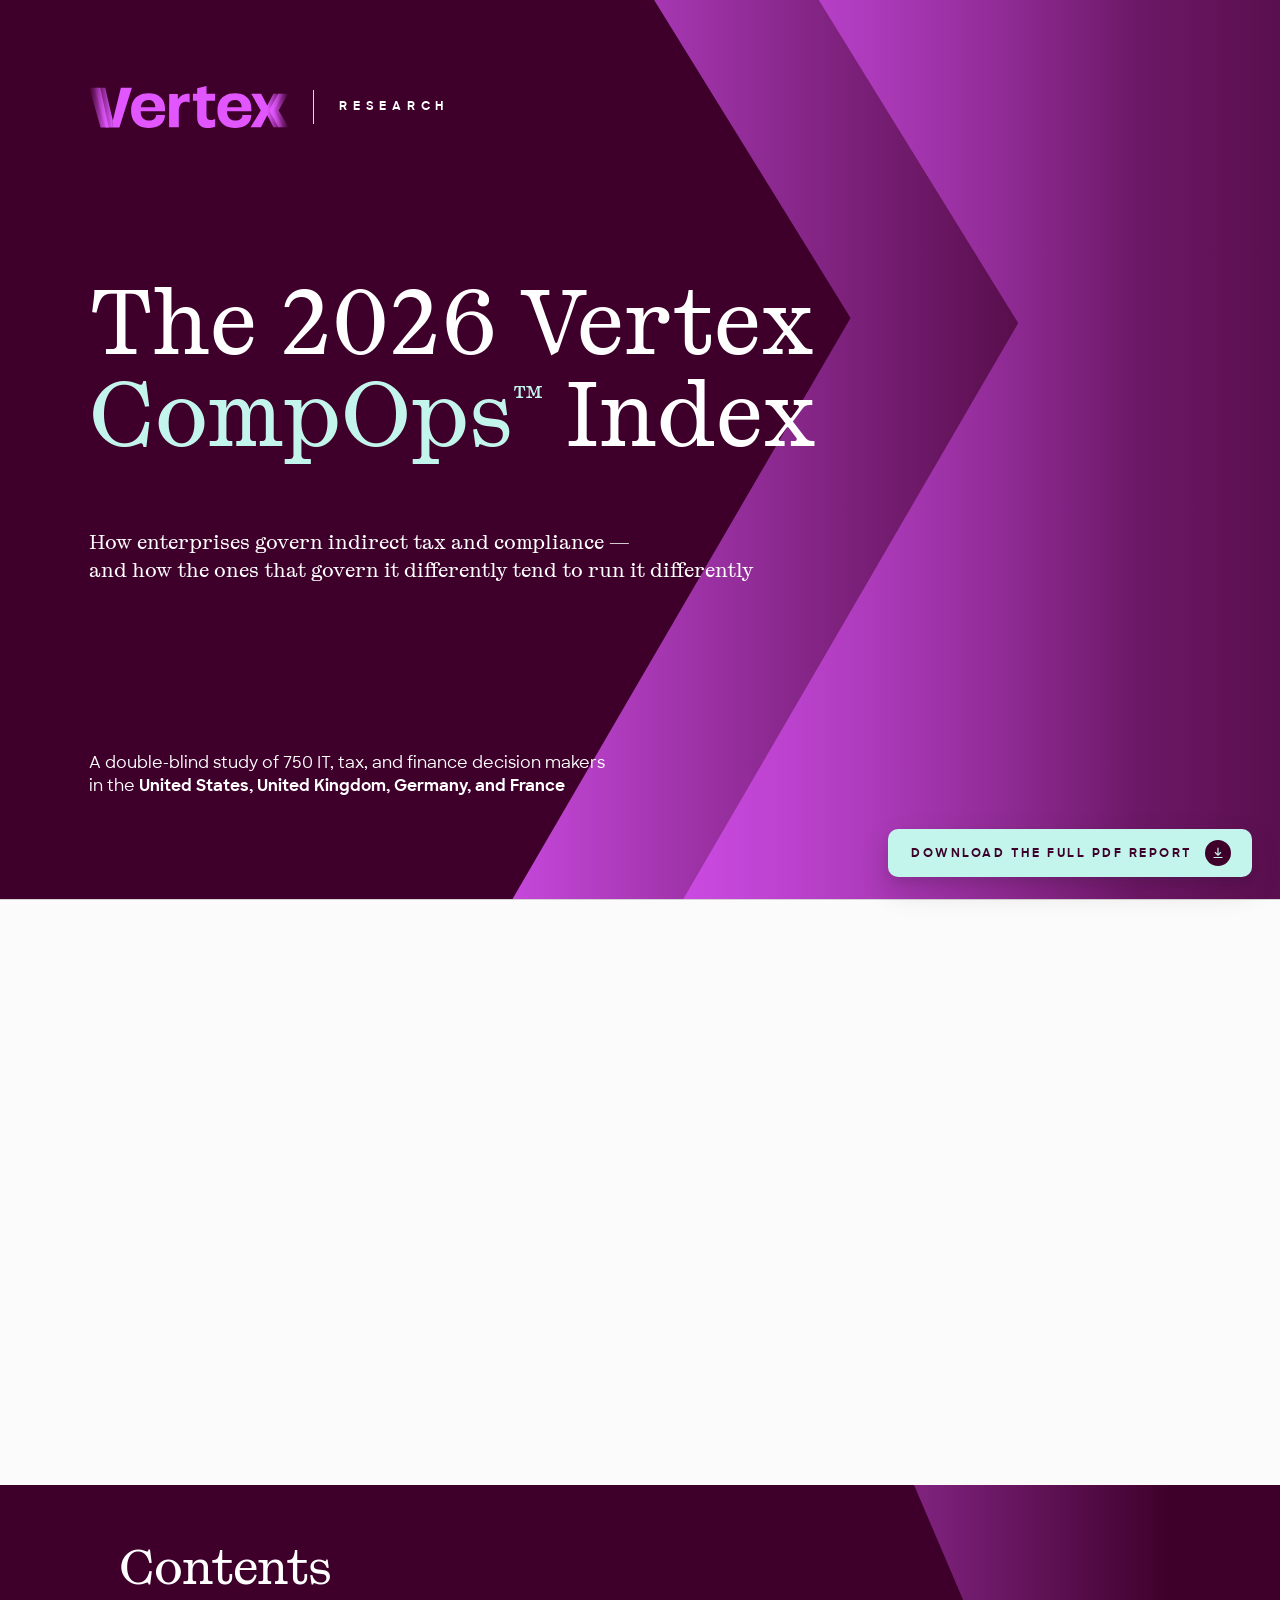
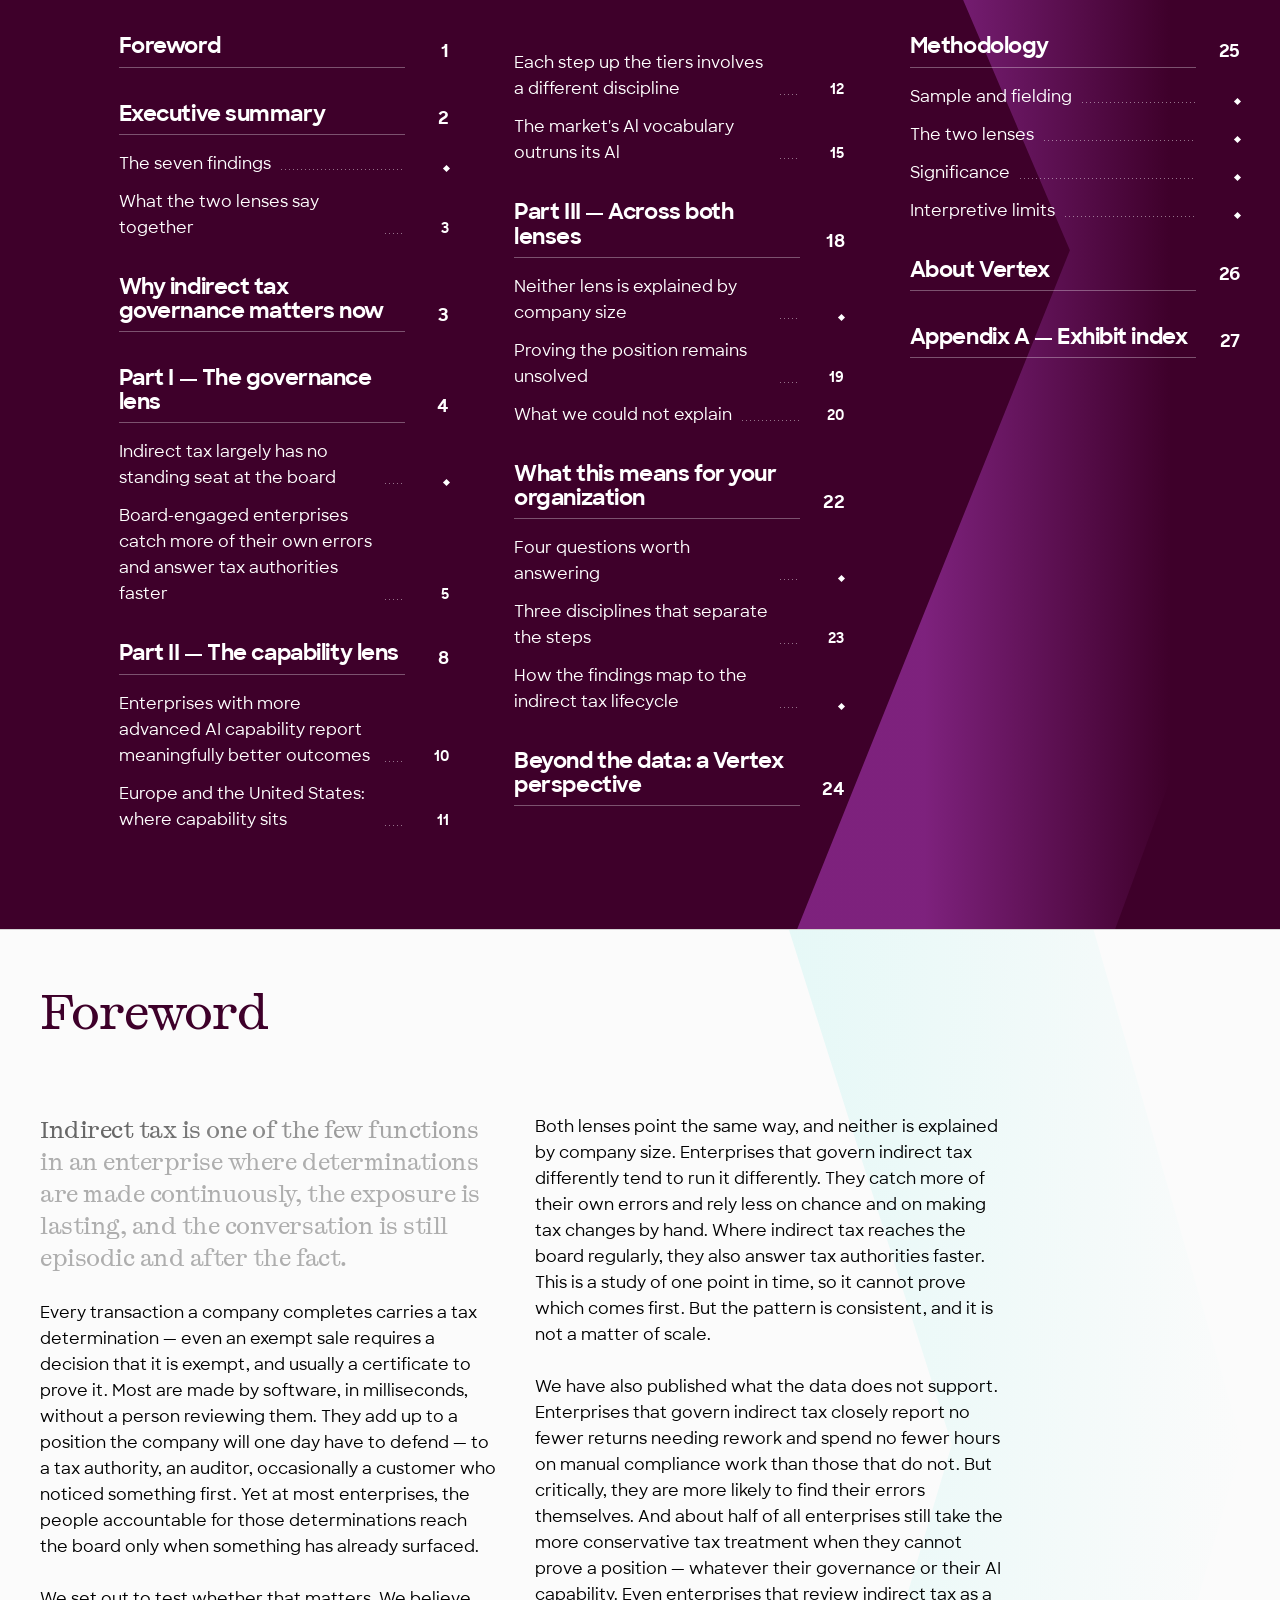
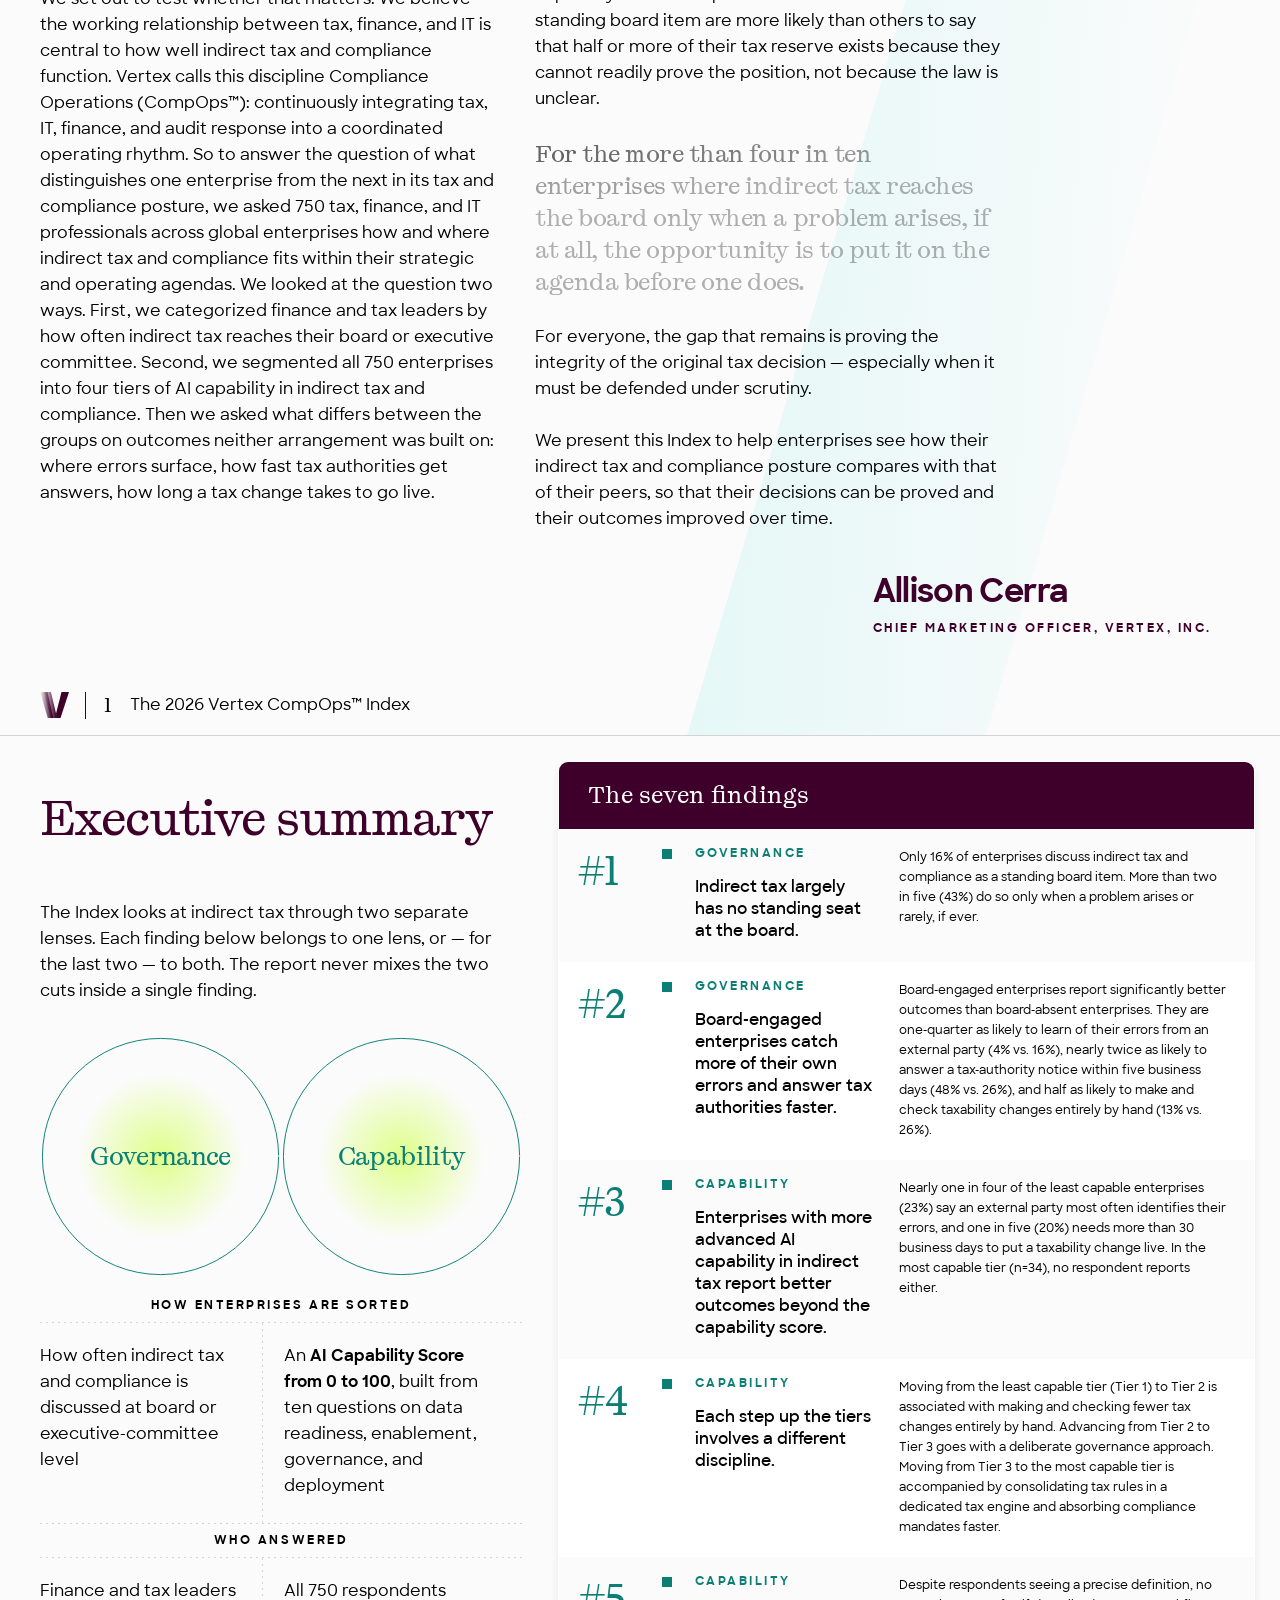
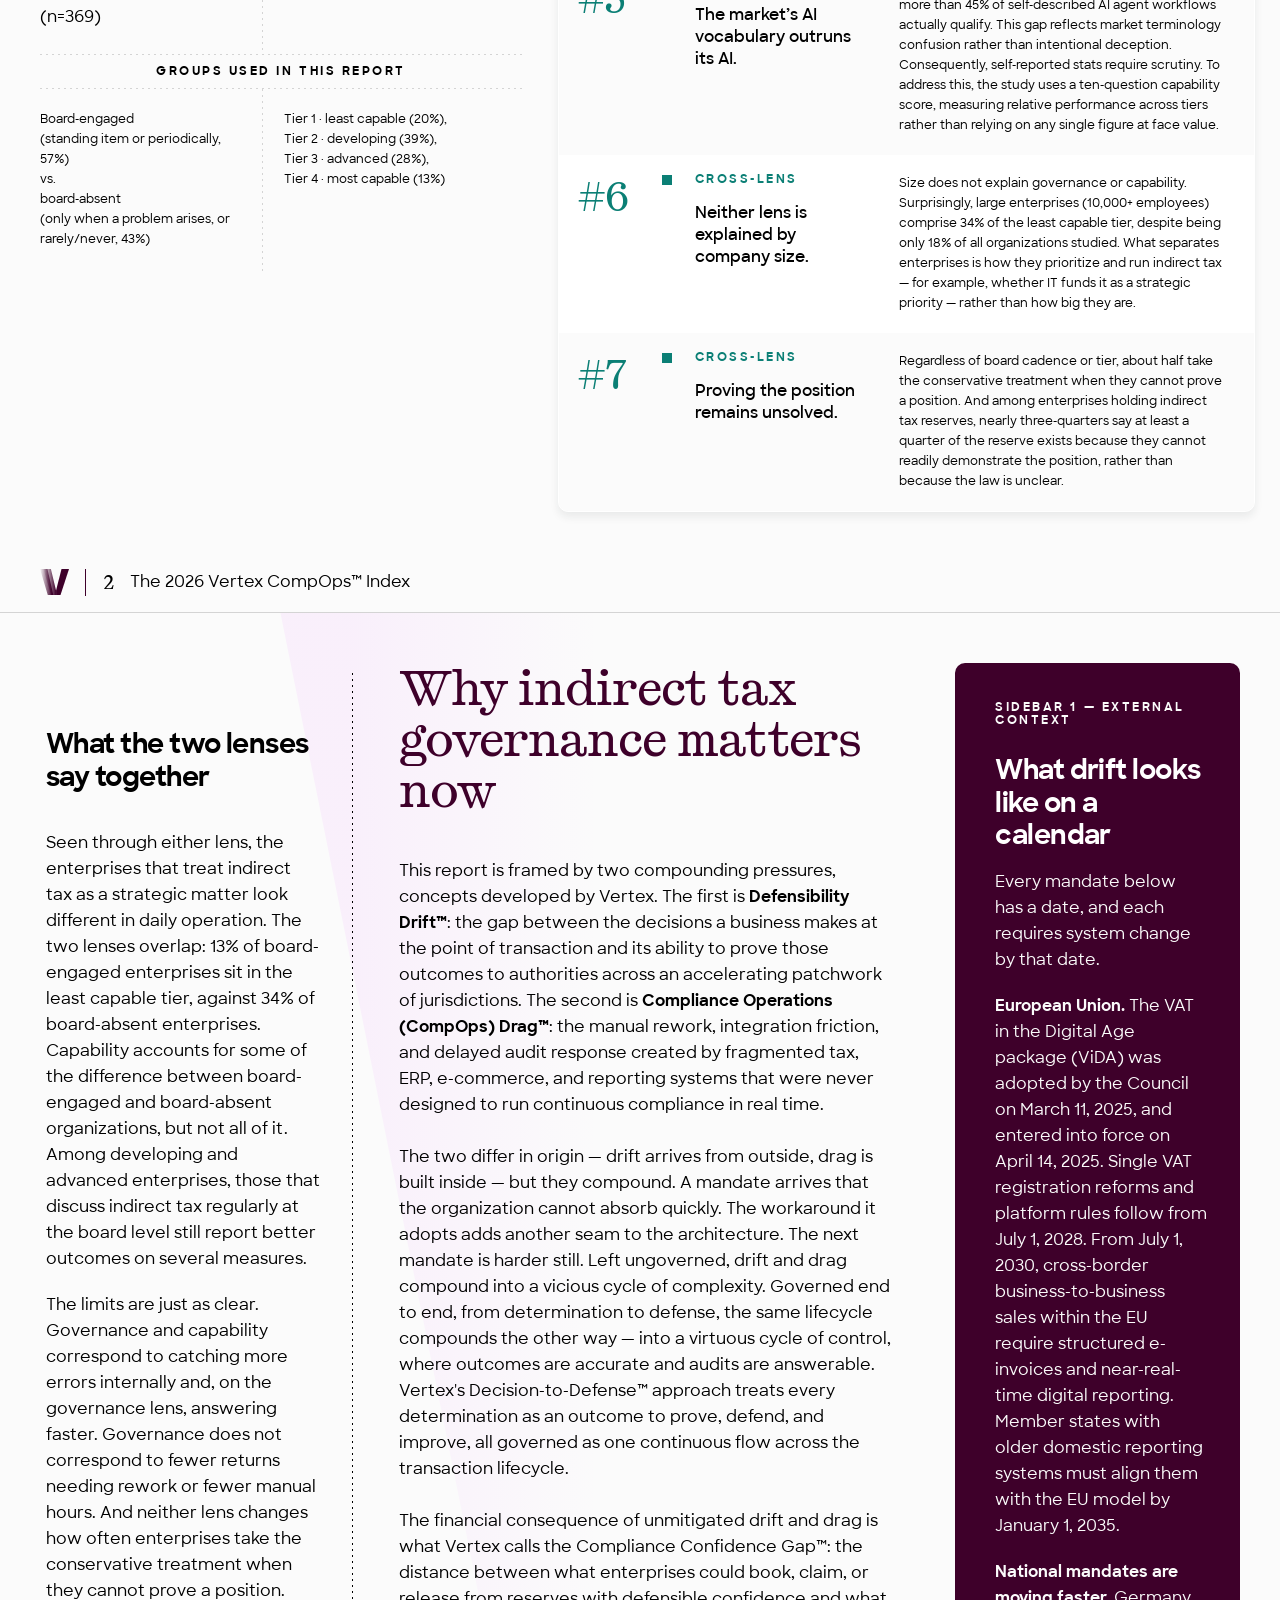
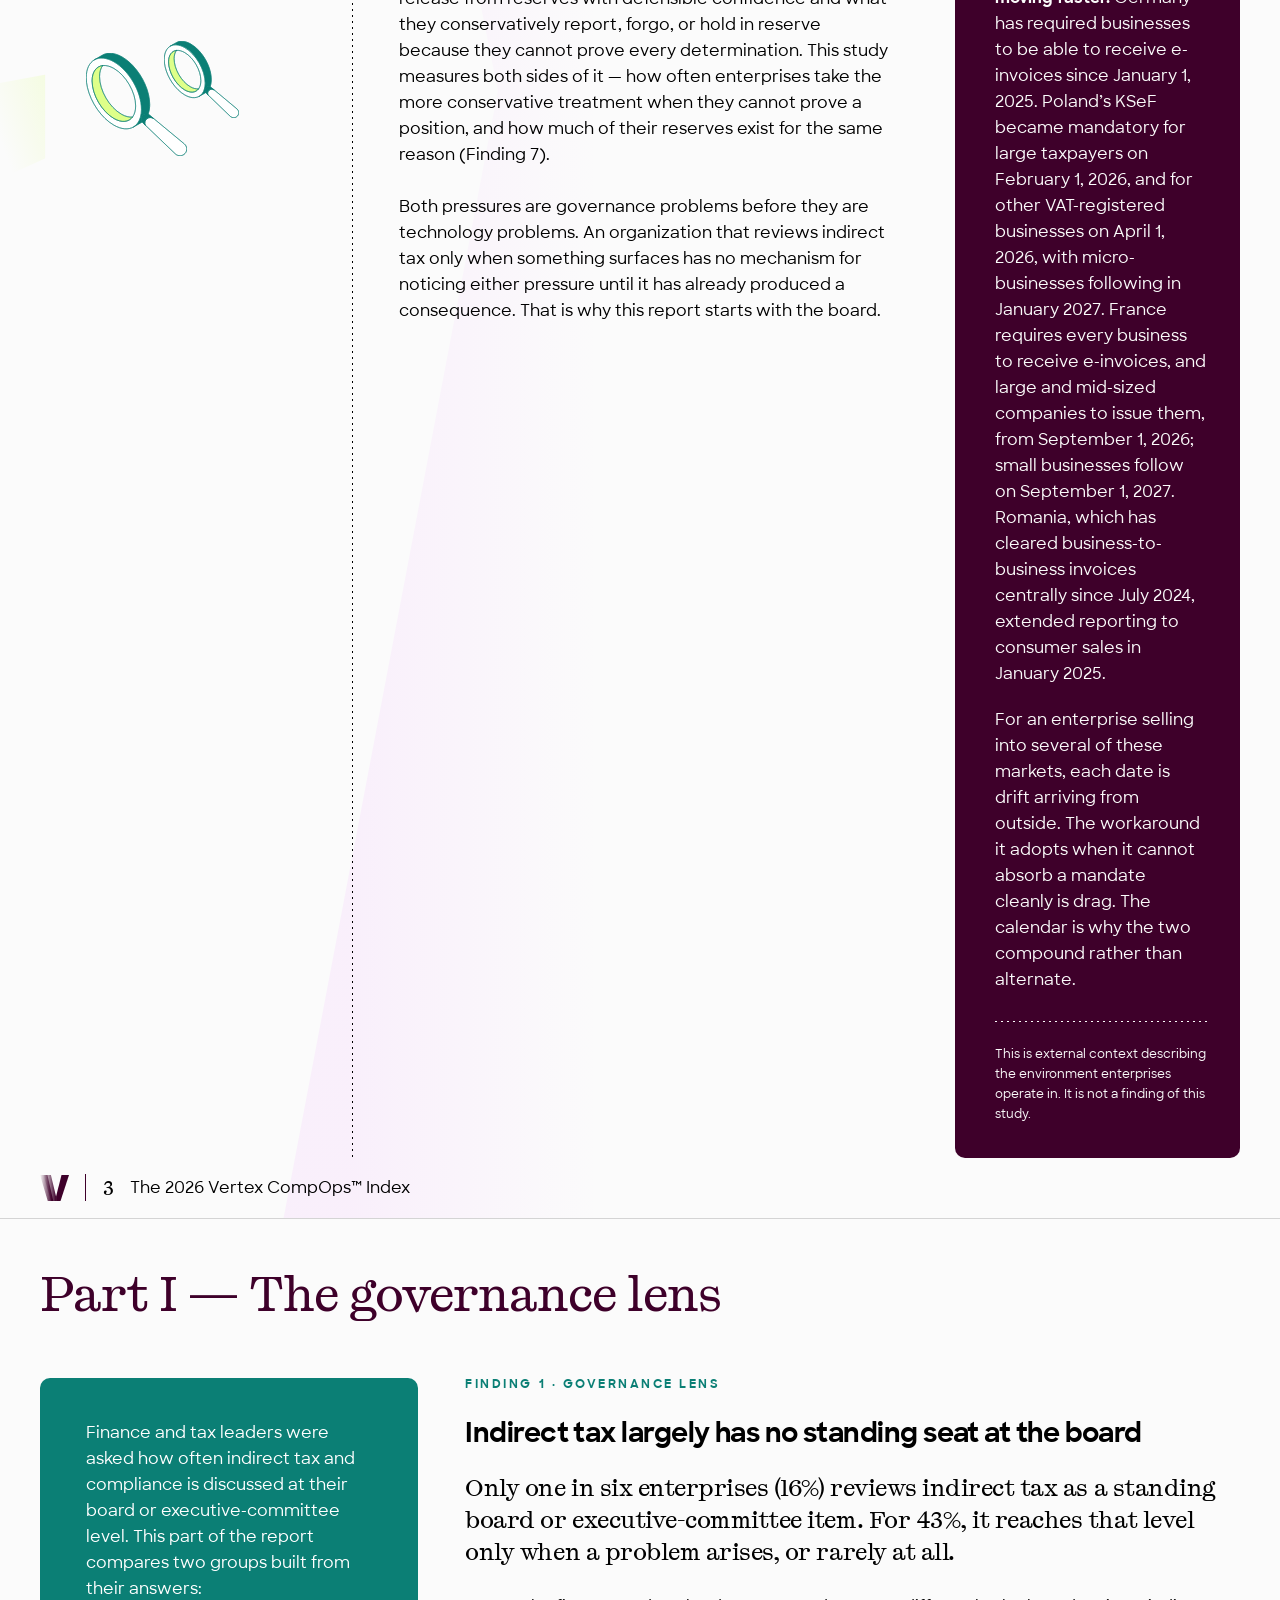
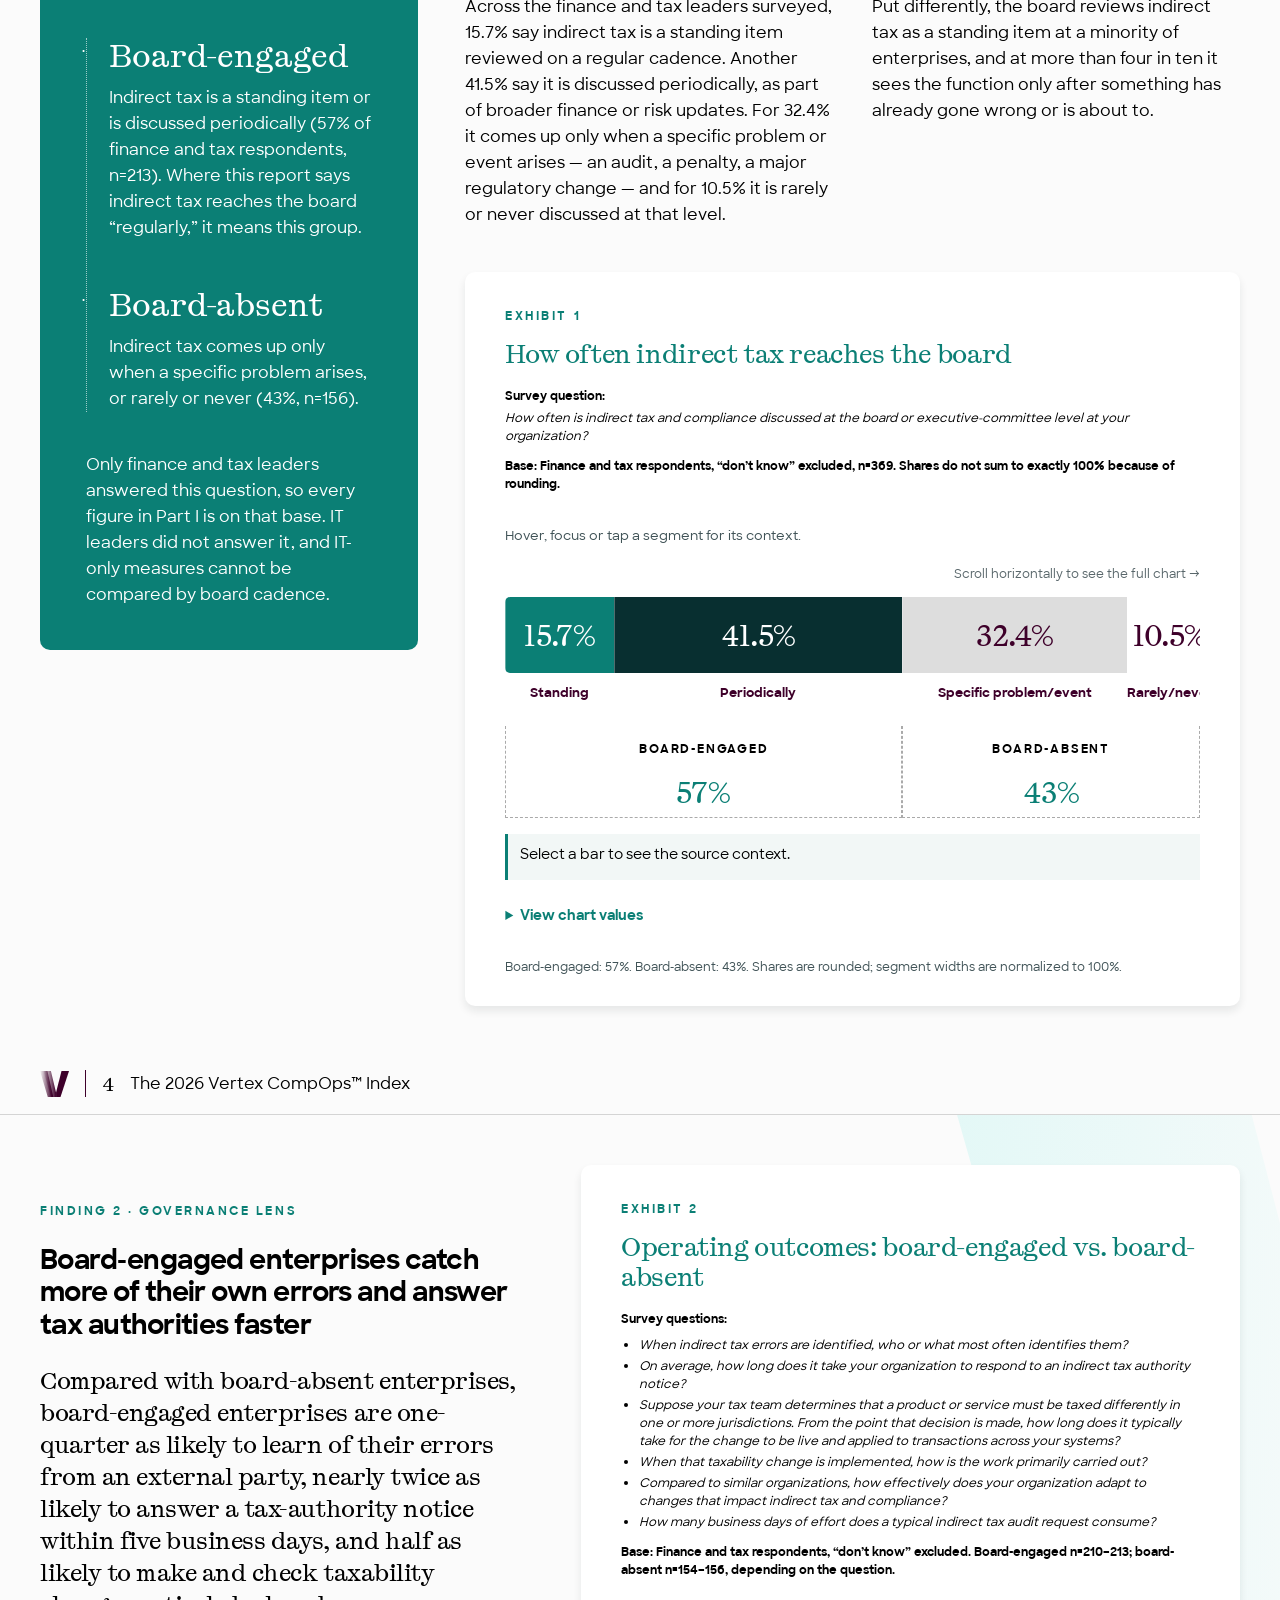
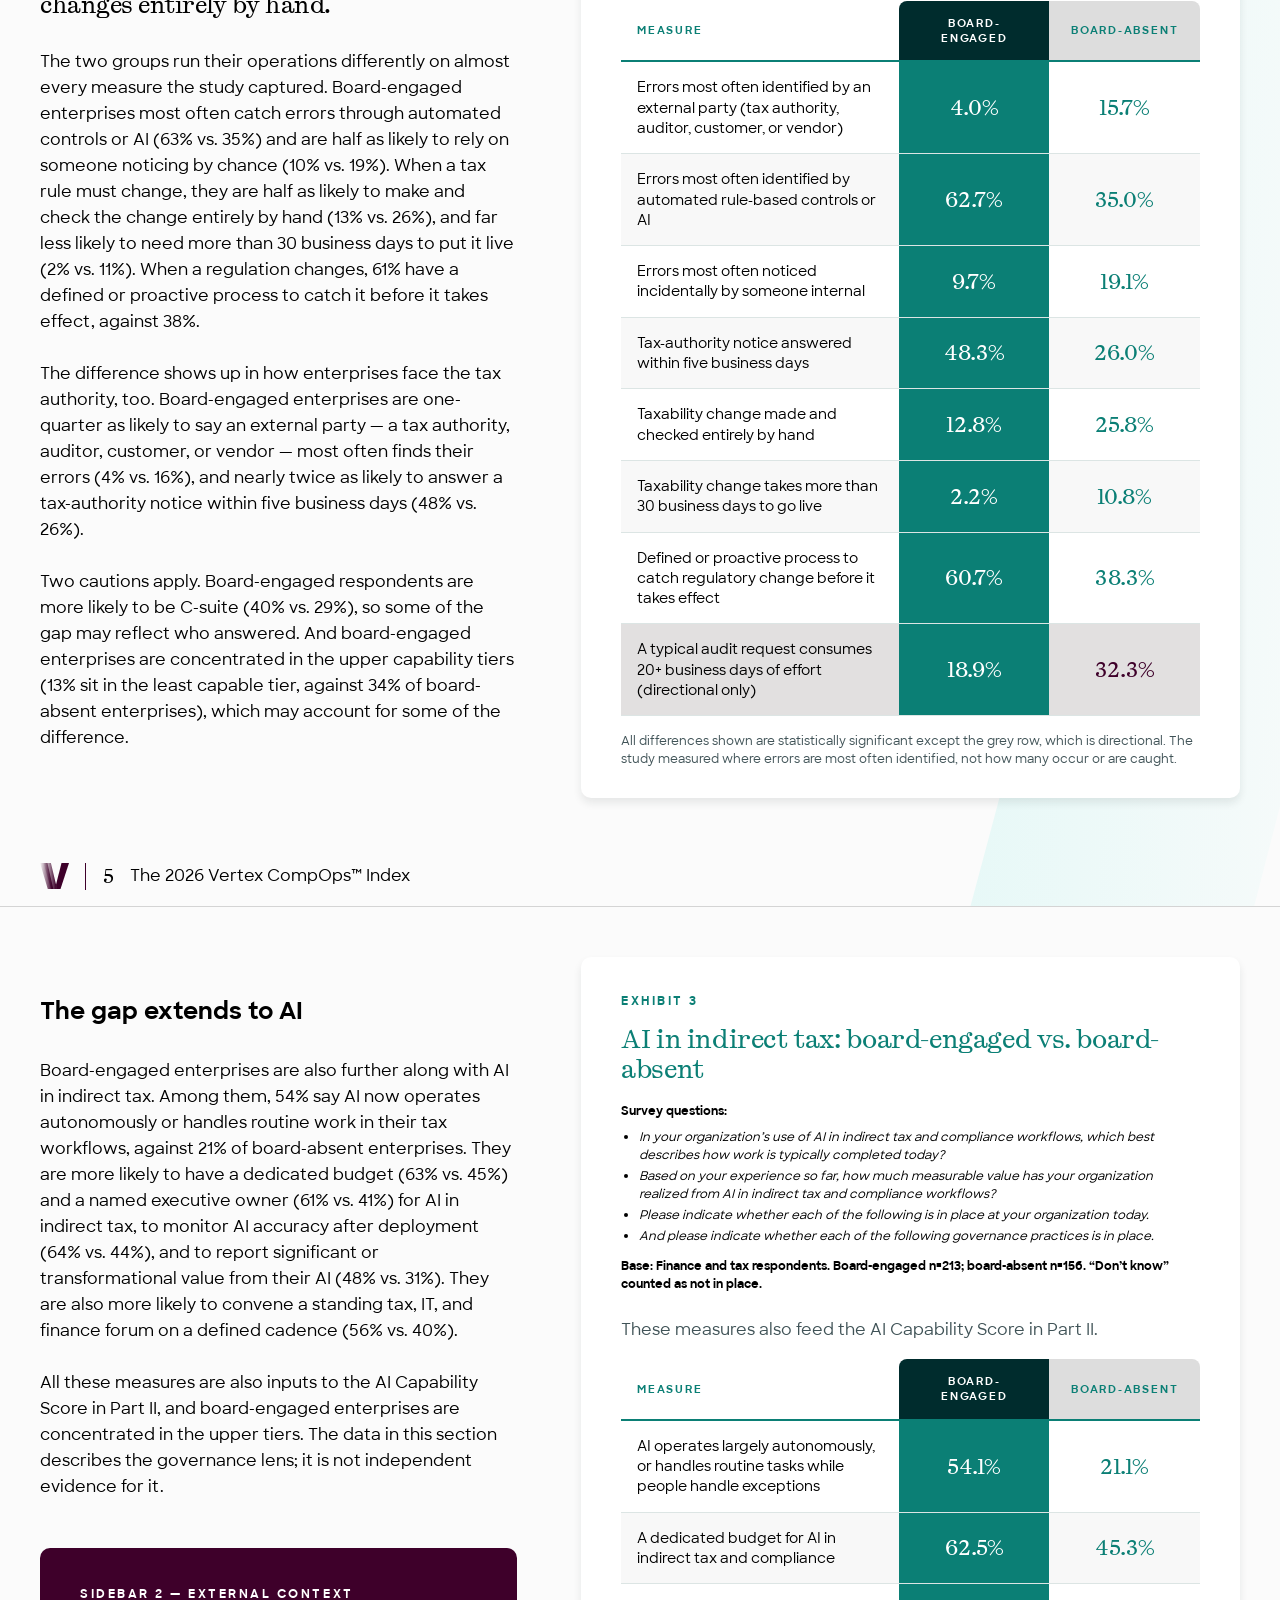
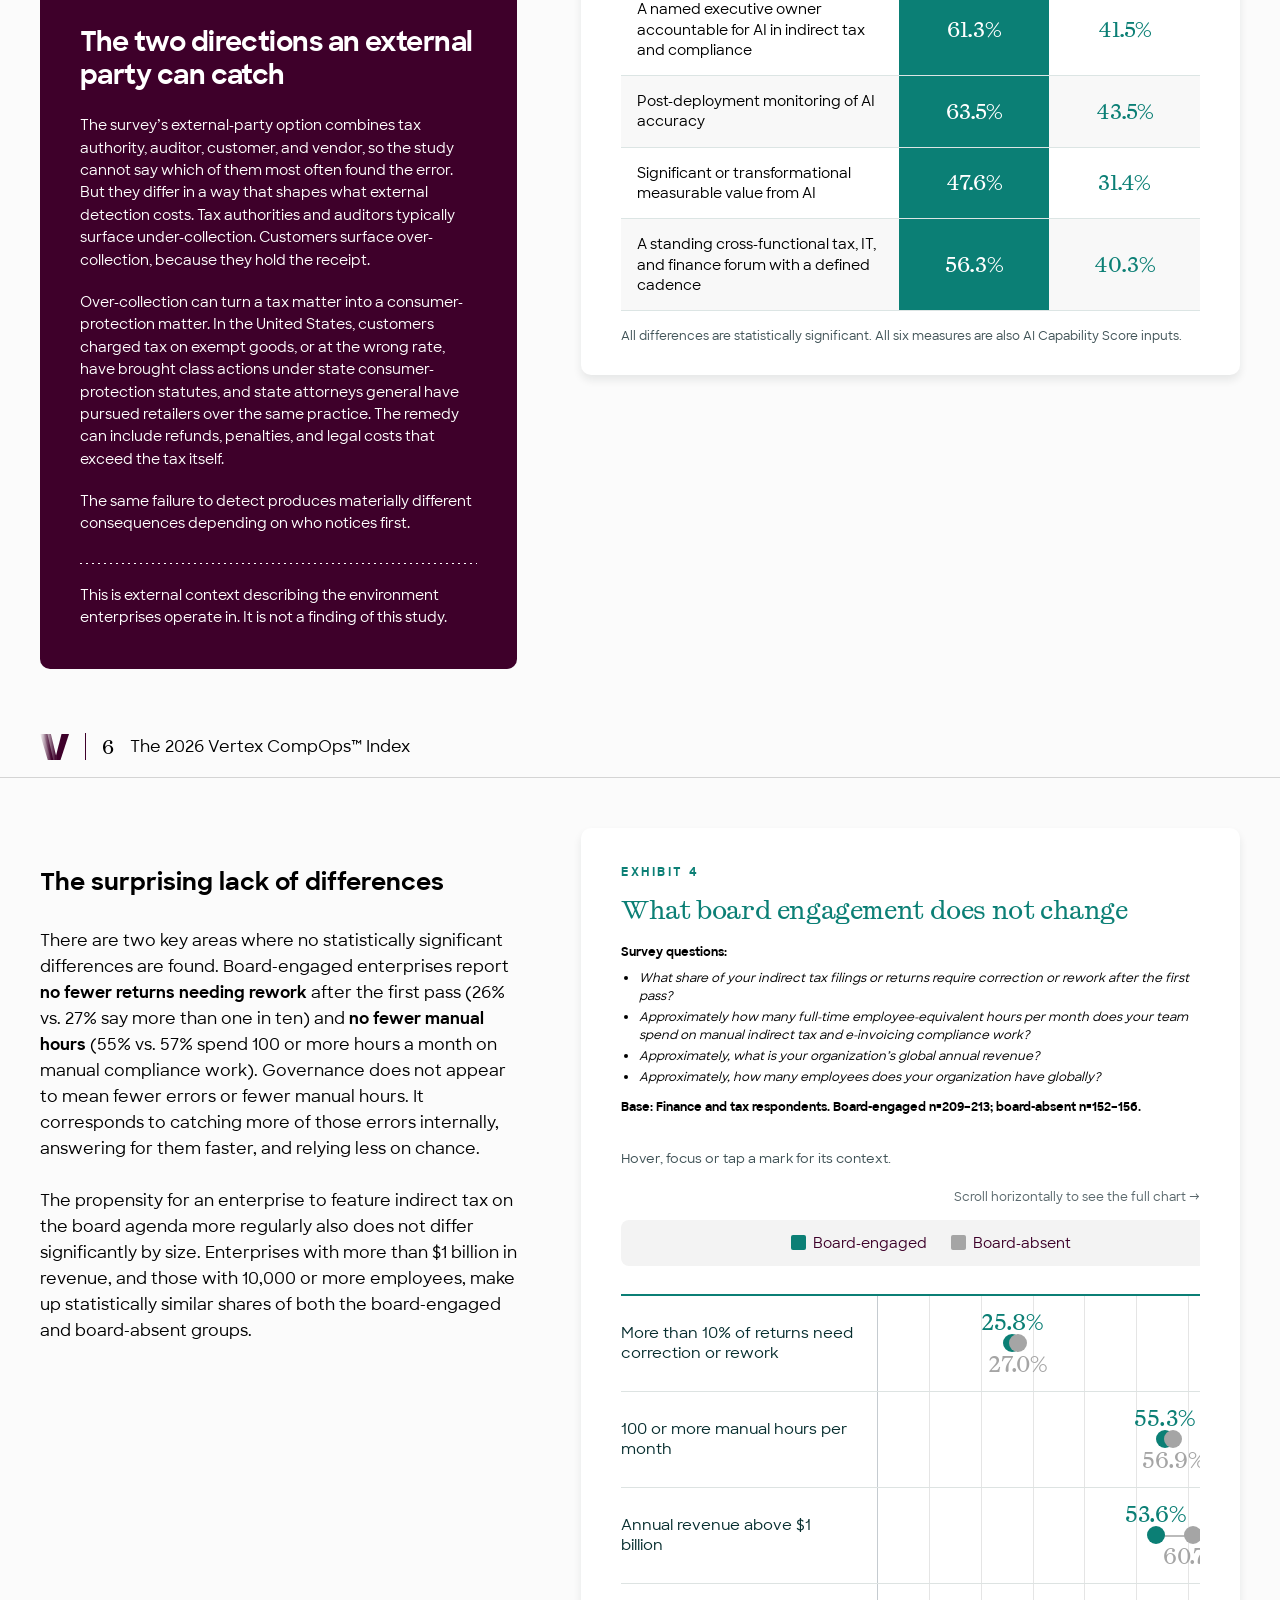
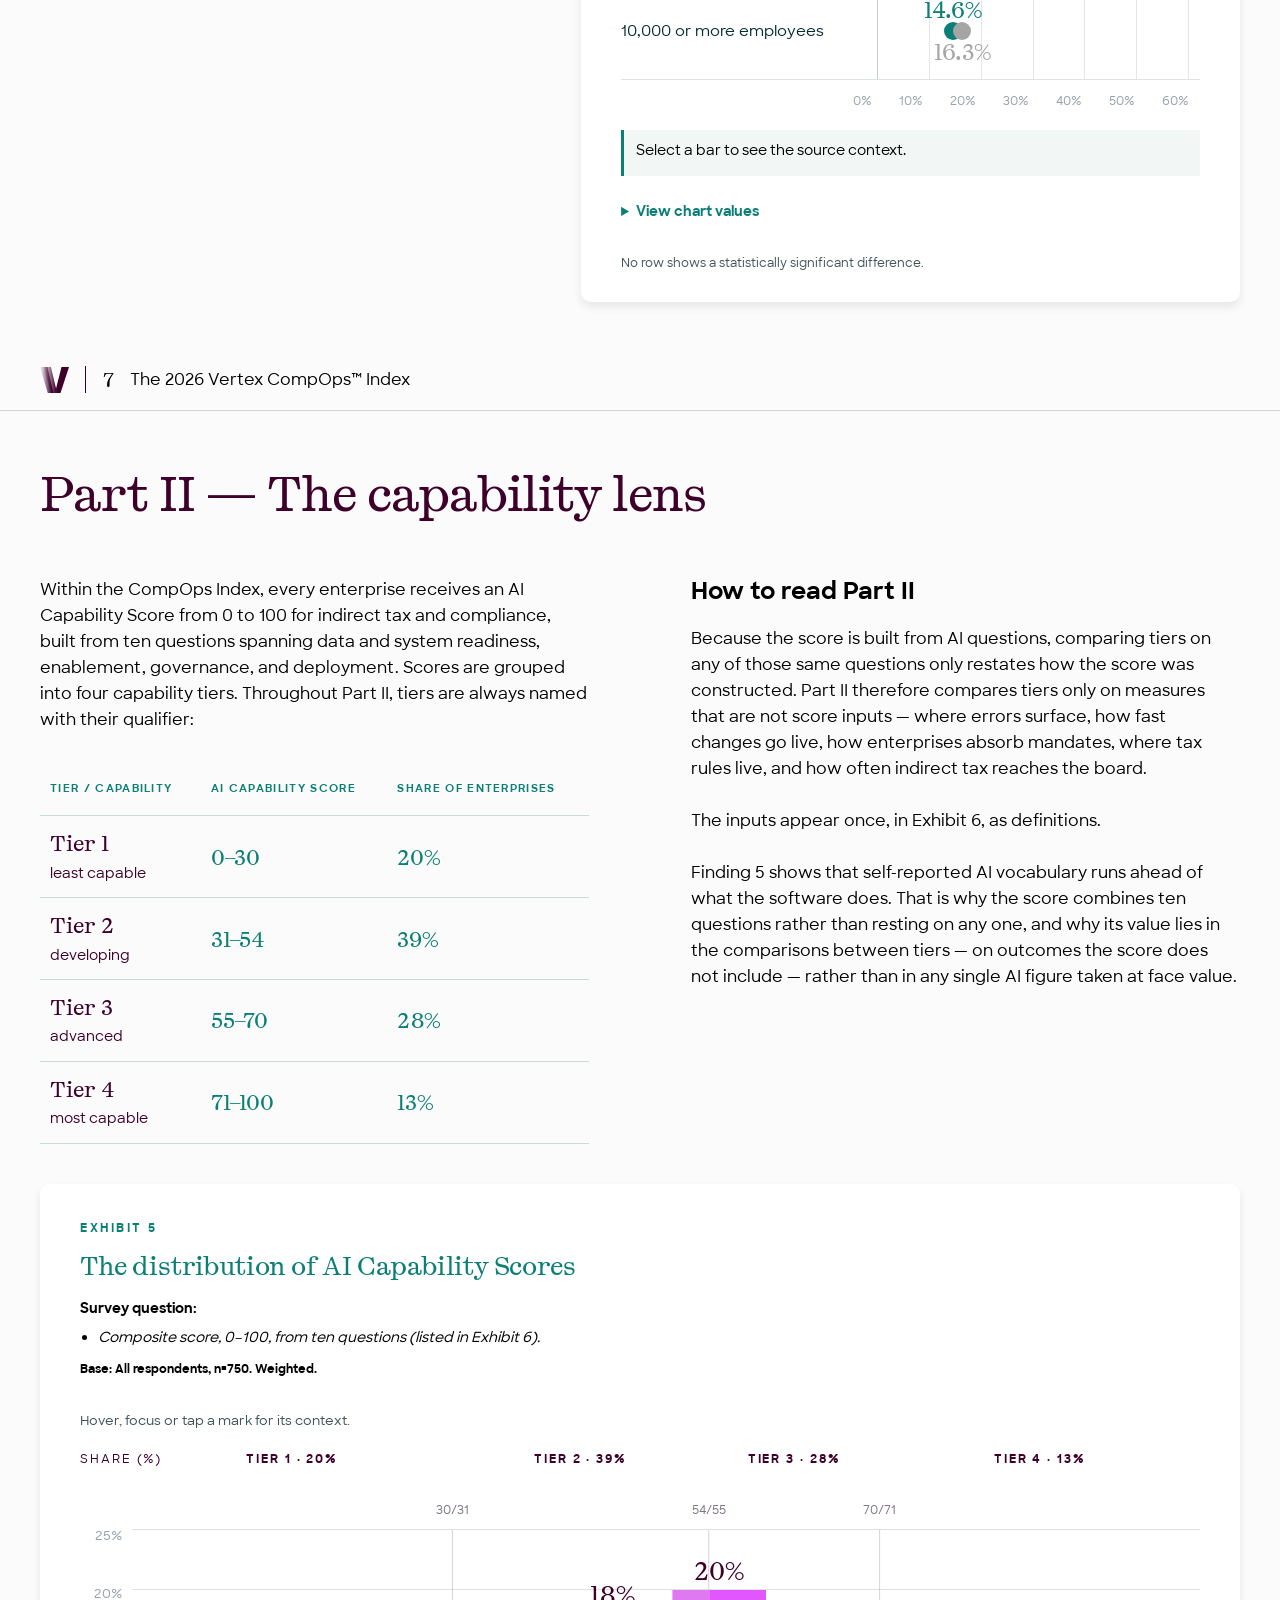
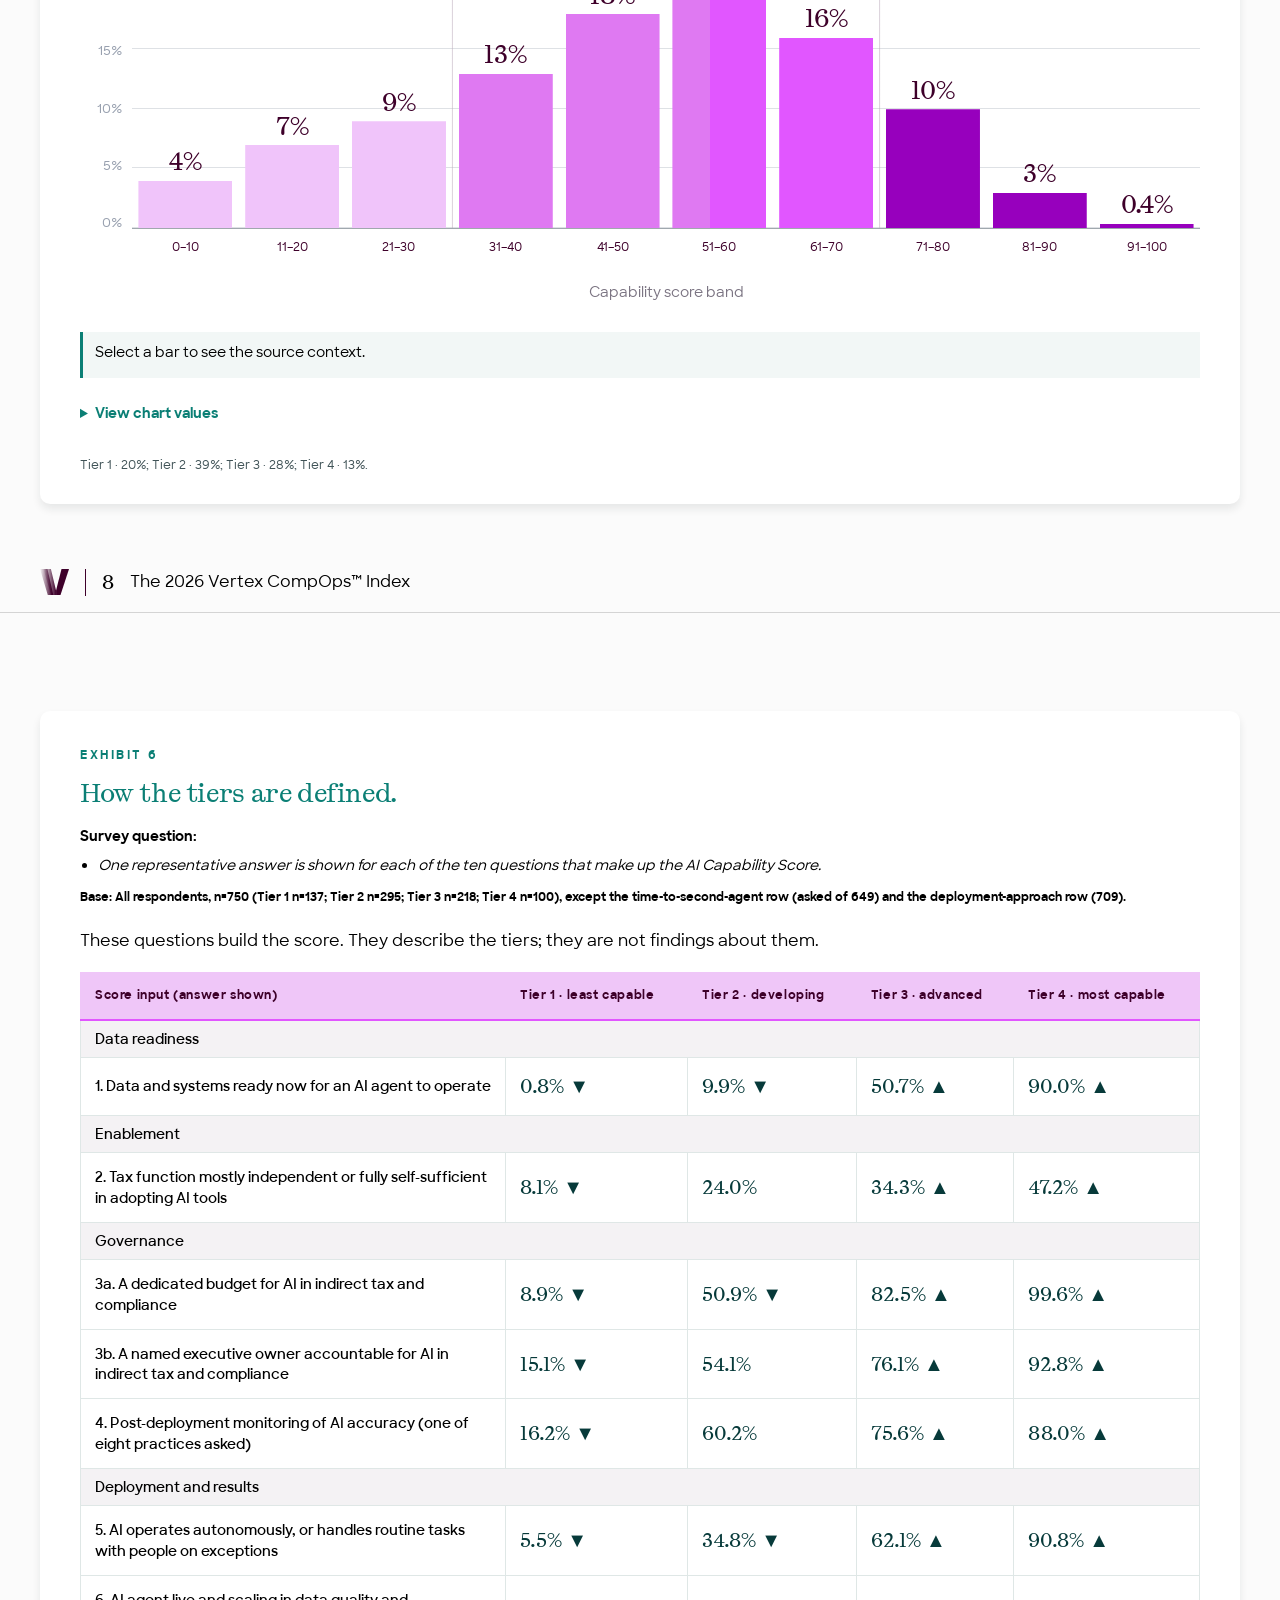
<file: index.html>
<!DOCTYPE html>

<html lang="en"><head><meta charset="utf-8"/><meta content="width=device-width,initial-scale=1" name="viewport"/><meta content="The 2026 Vertex CompOps™ Index" name="description"/><title>The 2026 Vertex CompOps™ Index</title><link href="styles.css" rel="stylesheet"/></head><body>
<div aria-hidden="true" class="progress"></div>
<a aria-label="Go to contents" class="nav" data-hidden="true" href="#contents"><img alt="" class="ico-index" src="assets/index-icon.svg"/><svg aria-hidden="true" class="ico-back" viewbox="0 0 24 14"><path d="M7 1 1 7l6 6M1 7h22" fill="none" stroke="currentColor" stroke-width="1.5"></path></svg><span>Index</span></a>
<button aria-disabled="true" class="dl" title="PDF download coming soon" type="button"><span>Download <span class="dl-txt-long">the full PDF report</span></span><span class="dl-ico"><svg aria-hidden="true" fill="none" viewbox="0 0 16 16"><path d="M8 1v10m-4-4 4 4 4-4M2 14h12" stroke="currentColor" stroke-width="1.6"></path></svg></span></button>
<main>
<section aria-labelledby="cover-title" class="cover" data-theme="dark" id="cover"><div aria-hidden="true" class="cover-art"><svg fill="none" height="6771.02" overflow="visible" preserveaspectratio="none" style="display: block;" viewbox="0 0 3626.57 6771.02" width="3626.57" xmlns="http://www.w3.org/2000/svg">
<g id="Group 2580">
<path d="M3426.62 2410.5L3425.78 2410.5L3425.35 2411.34L2134.81 9.31476e-05L0.000488281 0L2097.11 3394.81L136.187 6764.91L2159.43 6764.91L3425.35 4391.49L3426.2 4391.49L3426.62 2410.64L3426.62 2410.5Z" fill="url(#paint0_linear_0_16)" id="Vector"></path>
<path d="M3626.57 2416.61L3625.73 2416.61L3625.31 2417.45L2335.92 6.1103L203 6.1102L2298.24 3400.92L339.066 6771.02L2360.51 6771.02L3625.31 4397.6L3626.15 4397.6L3626.57 2416.75L3626.57 2416.61Z" fill="url(#paint1_linear_0_16)" id="Vector_2"></path>
</g>
<defs>
<lineargradient gradientunits="userSpaceOnUse" id="paint0_linear_0_16" x1="2489.57" x2="1535.24" y1="3380.71" y2="3380.71">
<stop offset="0.05" stop-color="#E156FF" stop-opacity="0"></stop>
<stop offset="1" stop-color="#E156FF"></stop>
</lineargradient>
<lineargradient gradientunits="userSpaceOnUse" id="paint1_linear_0_16" x1="2938.4" x2="1382.23" y1="3386.82" y2="3386.82">
<stop offset="0.05" stop-color="#E156FF" stop-opacity="0"></stop>
<stop offset="1" stop-color="#E156FF"></stop>
</lineargradient>
</defs>
</svg>
</div><div class="cover-frame"><div class="cover-brand"><img alt="Vertex" src="assets/wordmark.svg"/><span class="vl"></span><span class="research">RESEARCH</span></div><h1 aria-label="The 2026 Vertex CompOps™ Index" class="cover-title" id="cover-title"><span class="ln"><span>The 2026 Vertex</span></span><span class="ln"><span><span class="mint">CompOps<img alt="" class="tm" src="assets/tm.svg"/></span> Index</span></span></h1><p class="cover-sub">How enterprises govern indirect tax and compliance —<br/> and how the ones that govern it differently tend to run it differently</p><p class="cover-meta">A double-blind study of 750 IT, tax, and finance decision makers<br/> in the <strong>United States, United Kingdom, Germany, and France</strong></p></div></section>
<section aria-labelledby="toc-title" class="page toc" data-theme="dark" id="contents"><img alt="" class="bgshape" src="assets/toc-chevron.svg"/><div class="inner"><h2 class="h1" id="toc-title">Contents</h2><div class="toc-grid"><div class="toc-col c1"><div class="toc-group"><a class="toc-h" href="#foreword"><span class="t">Foreword</span><span class="pg">1</span></a></div><div class="toc-group"><a class="toc-h" href="#executive-summary"><span class="t">Executive summary</span><span class="pg">2</span></a><ul class="toc-subs"><li><a class="toc-sub" href="#seven-findings"><span class="t">The seven findings<span class="lead"></span></span><span class="pg cont"></span></a></li><li><a class="toc-sub" href="#two-lenses"><span class="t">What the two lenses say together<span class="lead"></span></span><span class="pg">3</span></a></li></ul></div><div class="toc-group"><a class="toc-h" href="#why-now"><span class="t">Why indirect tax governance matters now</span><span class="pg">3</span></a></div><div class="toc-group"><a class="toc-h" href="#part-i"><span class="t">Part I — The governance lens</span><span class="pg">4</span></a><ul class="toc-subs"><li><a class="toc-sub" href="#part-i"><span class="t">Indirect tax largely has no standing seat at the board<span class="lead"></span></span><span class="pg cont"></span></a></li><li><a class="toc-sub" href="#governance-outcomes"><span class="t">Board-engaged enterprises catch more of their own errors and answer tax authorities faster<span class="lead"></span></span><span class="pg">5</span></a></li></ul></div><div class="toc-group"><a class="toc-h" href="#part-ii"><span class="t">Part II — The capability lens</span><span class="pg">8</span></a><ul class="toc-subs"><li><a class="toc-sub" href="#capability-outcomes"><span class="t">Enterprises with more advanced AI capability report meaningfully better outcomes<span class="lead"></span></span><span class="pg">10</span></a></li><li><a class="toc-sub" href="#europe-us"><span class="t">Europe and the United States: where capability sits<span class="lead"></span></span><span class="pg">11</span></a></li></ul></div></div><div class="toc-col c2"><div class="toc-group"><ul class="toc-subs"><li><a class="toc-sub" href="#tier-disciplines"><span class="t">Each step up the tiers involves a different discipline<span class="lead"></span></span><span class="pg">12</span></a></li><li><a class="toc-sub" href="#ai-vocabulary"><span class="t">The market's Al vocabulary outruns its Al<span class="lead"></span></span><span class="pg">15</span></a></li></ul></div><div class="toc-group"><a class="toc-h" href="#part-iii"><span class="t">Part III — Across both lenses</span><span class="pg">18</span></a><ul class="toc-subs"><li><a class="toc-sub" href="#part-iii"><span class="t">Neither lens is explained by company size<span class="lead"></span></span><span class="pg cont"></span></a></li><li><a class="toc-sub" href="#confidence-gap"><span class="t">Proving the position remains unsolved<span class="lead"></span></span><span class="pg">19</span></a></li><li><a class="toc-sub" href="#unexplained"><span class="t">What we could not explain<span class="lead"></span></span><span class="pg">20</span></a></li></ul></div><div class="toc-group"><a class="toc-h" href="#organization"><span class="t">What this means for your organization</span><span class="pg">22</span></a><ul class="toc-subs"><li><a class="toc-sub" href="#organization"><span class="t">Four questions worth answering<span class="lead"></span></span><span class="pg cont"></span></a></li><li><a class="toc-sub" href="#lifecycle"><span class="t">Three disciplines that separate the steps<span class="lead"></span></span><span class="pg">23</span></a></li><li><a class="toc-sub" href="#lifecycle"><span class="t">How the findings map to the indirect tax lifecycle<span class="lead"></span></span><span class="pg cont"></span></a></li></ul></div><div class="toc-group"><a class="toc-h" href="#vertex-perspective"><span class="t">Beyond the data: a Vertex perspective</span><span class="pg">24</span></a></div></div><div class="toc-col c3"><div class="toc-group"><a class="toc-h" href="#methodology"><span class="t">Methodology</span><span class="pg">25</span></a><ul class="toc-subs"><li><a class="toc-sub" href="#methodology"><span class="t">Sample and fielding<span class="lead"></span></span><span class="pg cont"></span></a></li><li><a class="toc-sub" href="#methodology"><span class="t">The two lenses<span class="lead"></span></span><span class="pg cont"></span></a></li><li><a class="toc-sub" href="#methodology"><span class="t">Significance<span class="lead"></span></span><span class="pg cont"></span></a></li><li><a class="toc-sub" href="#methodology"><span class="t">Interpretive limits<span class="lead"></span></span><span class="pg cont"></span></a></li></ul></div><div class="toc-group"><a class="toc-h" href="#about-vertex"><span class="t">About Vertex</span><span class="pg">26</span></a></div><div class="toc-group"><a class="toc-h" href="#appendix"><span class="t">Appendix A — Exhibit index</span><span class="pg">27</span></a></div></div></div></div></section>
<section aria-labelledby="foreword-title" class="page fw" data-theme="light" id="foreword"><img alt="" class="bgshape" src="assets/fw-bg.svg"/><div class="inner"><h2 class="h1" id="foreword-title">Foreword</h2><div class="fw-grid"><div class="c1 stack"><p class="lead kyoto24 scrub-words">Indirect tax is one of the few functions in an enterprise where determinations are made continuously, the exposure is lasting, and the conversation is still episodic and after the fact.</p><p class="rv">Every transaction a company completes carries a tax determination — even an exempt sale requires a decision that it is exempt, and usually a certificate to prove it. Most are made by software, in milliseconds, without a person reviewing them. They add up to a position the company will one day have to defend — to a tax authority, an auditor, occasionally a customer who noticed something first. Yet at most enterprises, the people accountable for those determinations reach the board only when something has already surfaced.</p><p class="rv">We set out to test whether that matters. We believe the working relationship between tax, finance, and IT is central to how well indirect tax and compliance function. Vertex calls this discipline Compliance Operations (CompOps™): continuously integrating tax, IT, finance, and audit response into a coordinated operating rhythm. So to answer the question of what distinguishes one enterprise from the next in its tax and compliance posture, we asked 750 tax, finance, and IT professionals across global enterprises how and where indirect tax and compliance fits within their strategic and operating agendas. We looked at the question two ways. First, we categorized finance and tax leaders by how often indirect tax reaches their board or executive committee. Second, we segmented all 750 enterprises into four tiers of AI capability in indirect tax and compliance. Then we asked what differs between the groups on outcomes neither arrangement was built on: where errors surface, how fast tax authorities get answers, how long a tax change takes to go live.</p></div><div class="c2 stack"><p class="rv">Both lenses point the same way, and neither is explained by company size. Enterprises that govern indirect tax differently tend to run it differently. They catch more of their own errors and rely less on chance and on making tax changes by hand. Where indirect tax reaches the board regularly, they also answer tax authorities faster. This is a study of one point in time, so it cannot prove which comes first. But the pattern is consistent, and it is not a matter of scale.</p><p class="rv">We have also published what the data does not support. Enterprises that govern indirect tax closely report no fewer returns needing rework and spend no fewer hours on manual compliance work than those that do not. But critically, they are more likely to find their errors themselves. And about half of all enterprises still take the more conservative tax treatment when they cannot prove a position — whatever their governance or their AI capability. Even enterprises that review indirect tax as a standing board item are more likely than others to say that half or more of their tax reserve exists because they cannot readily prove the position, not because the law is unclear.</p><p class="quote kyoto24 scrub-words">For the more than four in ten enterprises where indirect tax reaches the board only when a problem arises, if at all, the opportunity is to put it on the agenda before one does.</p><p class="rv">For everyone, the gap that remains is proving the integrity of the original tax decision — especially when it must be defended under scrutiny.</p><p class="rv">We present this Index to help enterprises see how their indirect tax and compliance posture compares with that of their peers, so that their decisions can be proved and their outcomes improved over time.</p></div><div class="sig"><div class="sig-name">Allison Cerra</div><div class="eyebrow">Chief Marketing Officer, Vertex, Inc.</div></div></div></div><footer class="pfoot"><img alt="" src="assets/footer-logo.svg"/><span class="vl"></span><span class="pn">1</span><span>The 2026 Vertex CompOps™ Index</span></footer></section>
<section aria-labelledby="ex-title" class="page ex" data-theme="light" id="executive-summary"><div class="inner"><div class="ex-left"><h2 class="h1" id="ex-title">Executive summary</h2><p class="ex-intro rv">The Index looks at indirect tax through two separate lenses. Each finding below belongs to one lens, or — for the last two — to both. The report never mixes the two cuts inside a single finding.</p><div class="lenses"><div class="lens" data-kind="gov"><img alt="" class="glow" src="assets/gov-glow.svg"/><svg aria-hidden="true" class="ring" viewbox="0 0 100 100"><circle cx="50" cy="50" fill="none" pathlength="1" r="49" stroke="#0B7F75" stroke-width=".4"></circle></svg><span class="lbl">Governance</span></div><div class="lens" data-kind="cap"><img alt="" class="glow" src="assets/cap-glow.svg"/><svg aria-hidden="true" class="ring" viewbox="0 0 100 100"><circle cx="50" cy="50" fill="none" pathlength="1" r="49" stroke="#0B7F75" stroke-width=".4"></circle></svg><span class="lbl">Capability</span></div></div><div class="sorted"><div class="eyebrow">How enterprises are sorted</div><div class="dash-h"></div><div class="srow r1"><div>How often indirect tax and compliance is discussed at board or executive-committee level</div><div>An <strong>AI Capability Score from 0 to 100</strong>, built from ten questions on data readiness, enablement, governance, and deployment</div></div><div class="dash-h"></div><div class="eyebrow">Who answered</div><div class="dash-h"></div><div class="srow r2"><div>Finance and tax leaders (n=<span data-count="369">369</span>)</div><div>All <span data-count="750">750</span> respondents</div></div><div class="dash-h"></div><div class="eyebrow">Groups used in this report</div><div class="dash-h"></div><div class="srow r3 grp-s"><div>Board-engaged<br/>(standing item or periodically, <span data-count="57">57</span>%)<br/>vs.<br/>board-absent<br/>(only when a problem arises, or rarely/never, <span data-count="43">43</span>%)</div><div>Tier 1 · least capable (<span data-count="20">20</span>%),<br/>Tier 2 · developing (<span data-count="39">39</span>%),<br/>Tier 3 · advanced (<span data-count="28">28</span>%),<br/>Tier 4 · most capable (<span data-count="13">13</span>%)</div></div></div></div><div class="card" id="seven-findings"><div class="card-h"><h3 class="h2s">The seven findings</h3></div><ol class="findings"><span aria-hidden="true" class="tl dash-v"></span><li class="fd" data-lens="gov"><span class="num">#1</span><div class="mid"><span class="mk"></span><div class="tag eyebrow">Governance</div><div class="ttl">Indirect tax largely has no standing seat at the board.</div></div><p class="desc">Only 16% of enterprises discuss indirect tax and compliance as a standing board item. More than two in five (43%) do so only when a problem arises or rarely, if ever.</p></li><li class="fd" data-lens="gov"><span class="num">#2</span><div class="mid"><span class="mk"></span><div class="tag eyebrow">Governance</div><div class="ttl">Board-engaged enterprises catch more of their own errors and answer tax authorities faster.</div></div><p class="desc">Board-engaged enterprises report significantly better outcomes than board-absent enterprises. They are one-quarter as likely to learn of their errors from an external party (4% vs. 16%), nearly twice as likely to answer a tax-authority notice within five business days (48% vs. 26%), and half as likely to make and check taxability changes entirely by hand (13% vs. 26%).</p></li><li class="fd" data-lens="cap"><span class="num">#3</span><div class="mid"><span class="mk"></span><div class="tag eyebrow">Capability</div><div class="ttl">Enterprises with more advanced AI capability in indirect tax report better outcomes beyond the capability score.</div></div><p class="desc">Nearly one in four of the least capable enterprises (23%) say an external party most often identifies their errors, and one in five (20%) needs more than 30 business days to put a taxability change live. In the most capable tier (n=34), no respondent reports either.</p></li><li class="fd" data-lens="cap"><span class="num">#4</span><div class="mid"><span class="mk"></span><div class="tag eyebrow">Capability</div><div class="ttl">Each step up the tiers involves a different discipline.</div></div><p class="desc">Moving from the least capable tier (Tier 1) to Tier 2 is associated with making and checking fewer tax changes entirely by hand. Advancing from Tier 2 to Tier 3 goes with a deliberate governance approach. Moving from Tier 3 to the most capable tier is accompanied by consolidating tax rules in a dedicated tax engine and absorbing compliance mandates faster.</p></li><li class="fd" data-lens="cap"><span class="num">#5</span><div class="mid"><span class="mk"></span><div class="tag eyebrow">Capability</div><div class="ttl">The market’s AI vocabulary outruns its AI.</div></div><p class="desc">Despite respondents seeing a precise definition, no more than 45% of self-described AI agent workflows actually qualify. This gap reflects market terminology confusion rather than intentional deception. Consequently, self-reported stats require scrutiny. To address this, the study uses a ten-question capability score, measuring relative performance across tiers rather than relying on any single figure at face value.</p></li><li class="fd" data-lens="both"><span class="num">#6</span><div class="mid"><span class="mk"></span><div class="tag eyebrow">Cross-lens</div><div class="ttl">Neither lens is explained by company size.</div></div><p class="desc">Size does not explain governance or capability. Surprisingly, large enterprises (10,000+ employees) comprise 34% of the least capable tier, despite being only 18% of all organizations studied. What separates enterprises is how they prioritize and run indirect tax — for example, whether IT funds it as a strategic priority — rather than how big they are.</p></li><li class="fd" data-lens="both"><span class="num">#7</span><div class="mid"><span class="mk"></span><div class="tag eyebrow">Cross-lens</div><div class="ttl">Proving the position remains unsolved.</div></div><p class="desc">Regardless of board cadence or tier, about half take the conservative treatment when they cannot prove a position. And among enterprises holding indirect tax reserves, nearly three-quarters say at least a quarter of the reserve exists because they cannot readily demonstrate the position, rather than because the law is unclear.</p></li></ol></div></div><footer class="pfoot"><img alt="" src="assets/footer-logo.svg"/><span class="vl"></span><span class="pn">2</span><span>The 2026 Vertex CompOps™ Index</span></footer></section>
<section aria-labelledby="why-title" class="page why" data-theme="light" id="why-now"><img alt="" class="bgshape" src="assets/why-bg.svg"/><div class="inner"><div class="why-l" id="two-lenses"><h2 class="h2s">What the two lenses say together</h2><div class="body stack-s"><p class="rv">Seen through either lens, the enterprises that treat indirect tax as a strategic matter look different in daily operation. The two lenses overlap: 13% of board-engaged enterprises sit in the least capable tier, against 34% of board-absent enterprises. Capability accounts for some of the difference between board-engaged and board-absent organizations, but not all of it. Among developing and advanced enterprises, those that discuss indirect tax regularly at the board level still report better outcomes on several measures.</p><p class="rv">The limits are just as clear. Governance and capability correspond to catching more errors internally and, on the governance lens, answering faster. Governance does not correspond to fewer returns needing rework or fewer manual hours. And neither lens changes how often enterprises take the conservative treatment when they cannot prove a position.</p></div><div aria-hidden="true" class="illo"><img alt="" class="beam" src="assets/beam.svg"/><img alt="" class="mb" src="assets/mag-b.svg"/><img alt="" class="ma" src="assets/mag-a.svg"/></div></div><div aria-hidden="true" class="why-div dash-v"></div><div class="why-m"><h2 class="h1" id="why-title">Why indirect tax governance matters now</h2><div class="body stack"><p class="rv">This report is framed by two compounding pressures, concepts developed by Vertex. The first is <strong>Defensibility Drift™</strong>: the gap between the decisions a business makes at the point of transaction and its ability to prove those outcomes to authorities across an accelerating patchwork of jurisdictions. The second is <strong>Compliance Operations (CompOps) Drag™</strong>: the manual rework, integration friction, and delayed audit response created by fragmented tax, ERP, e-commerce, and reporting systems that were never designed to run continuous compliance in real time.</p><p class="rv">The two differ in origin — drift arrives from outside, drag is built inside — but they compound. A mandate arrives that the organization cannot absorb quickly. The workaround it adopts adds another seam to the architecture. The next mandate is harder still. Left ungoverned, drift and drag compound into a vicious cycle of complexity. Governed end to end, from determination to defense, the same lifecycle compounds the other way — into a virtuous cycle of control, where outcomes are accurate and audits are answerable. Vertex's Decision-to-Defense™ approach treats every determination as an outcome to prove, defend, and improve, all governed as one continuous flow across the transaction lifecycle.</p><p class="rv">The financial consequence of unmitigated drift and drag is what Vertex calls the Compliance Confidence Gap™: the distance between what enterprises could book, claim, or release from reserves with defensible confidence and what they conservatively report, forgo, or hold in reserve because they cannot prove every determination. This study measures both sides of it — how often enterprises take the more conservative treatment when they cannot prove a position, and how much of their reserves exist for the same reason (Finding 7).</p><p class="rv">Both pressures are governance problems before they are technology problems. An organization that reviews indirect tax only when something surfaces has no mechanism for noticing either pressure until it has already produced a consequence. That is why this report starts with the board.</p></div></div><aside class="side"><div class="eyebrow">Sidebar 1 — External context</div><h3 class="h2s">What drift looks like on a calendar</h3><div class="body stack-s"><p class="srv">Every mandate below has a date, and each requires system change by that date.</p><p class="srv"><strong>European Union.</strong> The VAT in the Digital Age package (ViDA) was adopted by the Council on March 11, 2025, and entered into force on April 14, 2025. Single VAT registration reforms and platform rules follow from July 1, 2028. From July 1, 2030, cross-border business-to-business sales within the EU require structured e-invoices and near-real-time digital reporting. Member states with older domestic reporting systems must align them with the EU model by January 1, 2035.</p><p class="srv"><strong>National mandates are moving faster.</strong> Germany has required businesses to be able to receive e-invoices since January 1, 2025. Poland’s KSeF became mandatory for large taxpayers on February 1, 2026, and for other VAT-registered businesses on April 1, 2026, with micro-businesses following in January 2027. France requires every business to receive e-invoices, and large and mid-sized companies to issue them, from September 1, 2026; small businesses follow on September 1, 2027. Romania, which has cleared business-to-business invoices centrally since July 2024, extended reporting to consumer sales in January 2025.</p><p class="srv">For an enterprise selling into several of these markets, each date is drift arriving from outside. The workaround it adopts when it cannot absorb a mandate cleanly is drag. The calendar is why the two compound rather than alternate.</p></div><div class="dash-h"></div><p class="small srv">This is external context describing the environment enterprises operate in. It is not a finding of this study.</p></aside></div><footer class="pfoot"><img alt="" src="assets/footer-logo.svg"/><span class="vl"></span><span class="pn">3</span><span>The 2026 Vertex CompOps™ Index</span></footer></section>
<section aria-labelledby="part1-title" class="page gov-page g1" data-theme="light" id="part-i"><div class="inner"><h2 class="h1 gov-title" id="part1-title">Part I — The governance lens</h2><div class="g1-layout"><aside class="gov-context rv"><p>Finance and tax leaders were asked how often indirect tax and compliance is discussed at their board or executive-committee level. This part of the report compares two groups built from their answers:</p><div class="context-groups"><div><h3>Board-engaged</h3><p>Indirect tax is a standing item or is discussed periodically (57% of finance and tax respondents, n=213). Where this report says indirect tax reaches the board “regularly,” it means this group.</p></div><div><h3>Board-absent</h3><p>Indirect tax comes up only when a specific problem arises, or rarely or never (43%, n=156).</p></div></div><p>Only finance and tax leaders answered this question, so every figure in Part I is on that base. IT leaders did not answer it, and IT-only measures cannot be compared by board cadence.</p></aside><div class="g1-main"><div class="eyebrow gov-eye">Finding 1 · Governance lens</div><h3 class="h2s gov-heading">Indirect tax largely has no standing seat at the board</h3><p class="kyoto24 gov-lead">Only one in six enterprises (16%) reviews indirect tax as a standing board or executive-committee item. For 43%, it reaches that level only when a problem arises, or rarely at all.</p><div class="g1-copy"><p>Across the finance and tax leaders surveyed, 15.7% say indirect tax is a standing item reviewed on a regular cadence. Another 41.5% say it is discussed periodically, as part of broader finance or risk updates. For 32.4% it comes up only when a specific problem or event arises — an audit, a penalty, a major regulatory change — and for 10.5% it is rarely or never discussed at that level.</p><p>Put differently, the board reviews indirect tax as a standing item at a minority of enterprises, and at more than four in ten it sees the function only after something has already gone wrong or is about to.</p></div><div class="exhibit exhibit1 reveal-card" id="exhibit-1"><div class="eyebrow gov-eye">Exhibit 1</div><h3 class="exhibit-title">How often indirect tax reaches the board</h3><div class="survey"><b>Survey question:</b><p><i>How often is indirect tax and compliance discussed at the board or executive-committee level at your organization?</i></p></div><p class="survey-base">Base: Finance and tax respondents, “don’t know” excluded, n=369. Shares do not sum to exactly 100% because of rounding.</p><div class="live-chart f-one" data-chart=""><p class="chart-help">Hover, focus or tap a segment for its context.</p><p class="figure-scroll-hint">Scroll horizontally to see the full chart →</p><div aria-label="Chart; scroll horizontally if needed" class="figure-scroll" tabindex="0"><div class="f-one-track"><button aria-label="Board cadence — Standing: 15.7%." class="f-one-segment" data-tip="Board cadence — Standing: 15.7%." style="--share:15.684315684315683%;--color:#0b7f75" type="button"><span>15.7%</span></button><button aria-label="Board cadence — Periodically: 41.5%." class="f-one-segment" data-tip="Board cadence — Periodically: 41.5%." style="--share:41.45854145854146%;--color:#082f30" type="button"><span>41.5%</span></button><button aria-label="Board cadence — Specific problem/event: 32.4%." class="f-one-segment" data-tip="Board cadence — Specific problem/event: 32.4%." style="--share:32.36763236763237%;--color:#ddd" type="button"><span>32.4%</span></button><button aria-label="Board cadence — Rarely/never: 10.5%." class="f-one-segment" data-tip="Board cadence — Rarely/never: 10.5%." style="--share:10.48951048951049%;--color:#fff" type="button"><span>10.5%</span></button></div><div class="f-one-labels"><span style="width:15.684315684315683%">Standing</span><span style="width:41.45854145854146%">Periodically</span><span style="width:32.36763236763237%">Specific problem/event</span><span style="width:10.48951048951049%">Rarely/never</span></div><div class="f-one-groups"><div><b>BOARD-ENGAGED</b><strong>57%</strong></div><div><b>BOARD-ABSENT</b><strong>43%</strong></div></div></div><p aria-live="polite" class="chart-context">Select a bar to see the source context.</p><details class="data-values"><summary>View chart values</summary><div aria-label="Chart values; scroll horizontally if needed" class="wide-table" tabindex="0"><table class="data-table"><thead><tr><th scope="col">Measure</th><th scope="col">Standing</th><th scope="col">Periodically</th><th scope="col">Specific problem/event</th><th scope="col">Rarely/never</th></tr></thead><tbody><tr><th scope="row">Board cadence</th><td>15.7%</td><td>41.5%</td><td>32.4%</td><td>10.5%</td></tr></tbody></table></div></details></div><p class="exhibit-note">Board-engaged: 57%. Board-absent: 43%. Shares are rounded; segment widths are normalized to 100%.</p></div></div></div></div><footer class="pfoot"><img alt="" src="assets/footer-logo.svg"/><span class="vl"></span><span class="pn">4</span><span>The 2026 Vertex CompOps™ Index</span></footer></section>
<section aria-labelledby="finding2-title" class="page gov-page g2" data-theme="light" id="governance-outcomes"><img alt="" class="gov-bg" src="assets/fw-bg.svg"/><div class="inner split-gov"><div class="gov-story"><div class="eyebrow gov-eye">Finding 2 · Governance lens</div><h2 class="h2s gov-heading" id="finding2-title">Board-engaged enterprises catch more of their own errors and answer tax authorities faster</h2><p class="kyoto24 gov-lead">Compared with board-absent enterprises, board-engaged enterprises are one-quarter as likely to learn of their errors from an external party, nearly twice as likely to answer a tax-authority notice within five business days, and half as likely to make and check taxability changes entirely by hand.</p><div class="stack"><p class="rv">The two groups run their operations differently on almost every measure the study captured. Board-engaged enterprises most often catch errors through automated controls or AI (63% vs. 35%) and are half as likely to rely on someone noticing by chance (10% vs. 19%). When a tax rule must change, they are half as likely to make and check the change entirely by hand (13% vs. 26%), and far less likely to need more than 30 business days to put it live (2% vs. 11%). When a regulation changes, 61% have a defined or proactive process to catch it before it takes effect, against 38%.</p><p class="rv">The difference shows up in how enterprises face the tax authority, too. Board-engaged enterprises are one-quarter as likely to say an external party — a tax authority, auditor, customer, or vendor — most often finds their errors (4% vs. 16%), and nearly twice as likely to answer a tax-authority notice within five business days (48% vs. 26%).</p><p class="rv">Two cautions apply. Board-engaged respondents are more likely to be C-suite (40% vs. 29%), so some of the gap may reflect who answered. And board-engaged enterprises are concentrated in the upper capability tiers (13% sit in the least capable tier, against 34% of board-absent enterprises), which may account for some of the difference.</p></div></div><div class="exhibit reveal-card" id="exhibit-2"><div class="eyebrow gov-eye">Exhibit 2</div><h3 class="exhibit-title">Operating outcomes: board-engaged vs. board-absent</h3><div class="survey"><b>Survey questions:</b><ul><li>When indirect tax errors are identified, who or what most often identifies them?</li><li>On average, how long does it take your organization to respond to an indirect tax authority notice?</li><li>Suppose your tax team determines that a product or service must be taxed differently in one or more jurisdictions. From the point that decision is made, how long does it typically take for the change to be live and applied to transactions across your systems?</li><li>When that taxability change is implemented, how is the work primarily carried out?</li><li>Compared to similar organizations, how effectively does your organization adapt to changes that impact indirect tax and compliance?</li><li>How many business days of effort does a typical indirect tax audit request consume?</li></ul></div><p class="survey-base">Base: Finance and tax respondents, “don’t know” excluded. Board-engaged n=210–213; board-absent n=154–156, depending on the question.</p><table class="exhibit-table"><thead><tr><th scope="col">Measure</th><th scope="col">Board-engaged</th><th scope="col">Board-absent</th></tr></thead><tbody><tr><th scope="row">Errors most often identified by an external party (tax authority, auditor, customer, or vendor)</th><td>4.0%</td><td>15.7%</td></tr><tr><th scope="row">Errors most often identified by automated rule-based controls or AI</th><td>62.7%</td><td>35.0%</td></tr><tr><th scope="row">Errors most often noticed incidentally by someone internal</th><td>9.7%</td><td>19.1%</td></tr><tr><th scope="row">Tax-authority notice answered within five business days</th><td>48.3%</td><td>26.0%</td></tr><tr><th scope="row">Taxability change made and checked entirely by hand</th><td>12.8%</td><td>25.8%</td></tr><tr><th scope="row">Taxability change takes more than 30 business days to go live</th><td>2.2%</td><td>10.8%</td></tr><tr><th scope="row">Defined or proactive process to catch regulatory change before it takes effect</th><td>60.7%</td><td>38.3%</td></tr><tr class="directional"><th scope="row">A typical audit request consumes 20+ business days of effort (directional only)</th><td>18.9%</td><td>32.3%</td></tr></tbody></table><p class="exhibit-note">All differences shown are statistically significant except the grey row, which is directional. The study measured where errors are most often identified, not how many occur or are caught.</p></div></div><footer class="pfoot"><img alt="" src="assets/footer-logo.svg"/><span class="vl"></span><span class="pn">5</span><span>The 2026 Vertex CompOps™ Index</span></footer></section>
<section aria-labelledby="gap-title" class="page gov-page g3" data-theme="light" id="governance-ai"><div class="inner split-gov"><div class="gov-story"><h2 class="minor-heading" id="gap-title">The gap extends to AI</h2><div class="stack"><p class="rv">Board-engaged enterprises are also further along with AI in indirect tax. Among them, 54% say AI now operates autonomously or handles routine work in their tax workflows, against 21% of board-absent enterprises. They are more likely to have a dedicated budget (63% vs. 45%) and a named executive owner (61% vs. 41%) for AI in indirect tax, to monitor AI accuracy after deployment (64% vs. 44%), and to report significant or transformational value from their AI (48% vs. 31%). They are also more likely to convene a standing tax, IT, and finance forum on a defined cadence (56% vs. 40%).</p><p class="rv">All these measures are also inputs to the AI Capability Score in Part II, and board-engaged enterprises are concentrated in the upper tiers. The data in this section describes the governance lens; it is not independent evidence for it.</p></div><aside class="gov-side reveal-card"><div class="eyebrow">Sidebar 2 — External context</div><h3 class="h2s">The two directions an external party can catch</h3><div class="stack-s"><p>The survey’s external-party option combines tax authority, auditor, customer, and vendor, so the study cannot say which of them most often found the error. But they differ in a way that shapes what external detection costs. Tax authorities and auditors typically surface under-collection. Customers surface over-collection, because they hold the receipt.</p><p>Over-collection can turn a tax matter into a consumer-protection matter. In the United States, customers charged tax on exempt goods, or at the wrong rate, have brought class actions under state consumer-protection statutes, and state attorneys general have pursued retailers over the same practice. The remedy can include refunds, penalties, and legal costs that exceed the tax itself.</p><p>The same failure to detect produces materially different consequences depending on who notices first.</p></div><div class="dash-h"></div><p>This is external context describing the environment enterprises operate in. It is not a finding of this study.</p></aside></div><div class="exhibit reveal-card" id="exhibit-3"><div class="eyebrow gov-eye">Exhibit 3</div><h3 class="exhibit-title">AI in indirect tax: board-engaged vs. board-absent</h3><div class="survey"><b>Survey questions:</b><ul><li>In your organization’s use of AI in indirect tax and compliance workflows, which best describes how work is typically completed today?</li><li>Based on your experience so far, how much measurable value has your organization realized from AI in indirect tax and compliance workflows?</li><li>Please indicate whether each of the following is in place at your organization today.</li><li>And please indicate whether each of the following governance practices is in place.</li></ul></div><p class="survey-base">Base: Finance and tax respondents. Board-engaged n=213; board-absent n=156. “Don’t know” counted as not in place.</p><p class="exhibit-subnote">These measures also feed the AI Capability Score in Part II.</p><table class="exhibit-table"><thead><tr><th scope="col">Measure</th><th scope="col">Board-engaged</th><th scope="col">Board-absent</th></tr></thead><tbody><tr><th scope="row">AI operates largely autonomously, or handles routine tasks while people handle exceptions</th><td>54.1%</td><td>21.1%</td></tr><tr><th scope="row">A dedicated budget for AI in indirect tax and compliance</th><td>62.5%</td><td>45.3%</td></tr><tr><th scope="row">A named executive owner accountable for AI in indirect tax and compliance</th><td>61.3%</td><td>41.5%</td></tr><tr><th scope="row">Post-deployment monitoring of AI accuracy</th><td>63.5%</td><td>43.5%</td></tr><tr><th scope="row">Significant or transformational measurable value from AI</th><td>47.6%</td><td>31.4%</td></tr><tr><th scope="row">A standing cross-functional tax, IT, and finance forum with a defined cadence</th><td>56.3%</td><td>40.3%</td></tr></tbody></table><p class="exhibit-note">All differences are statistically significant. All six measures are also AI Capability Score inputs.</p></div></div><footer class="pfoot"><img alt="" src="assets/footer-logo.svg"/><span class="vl"></span><span class="pn">6</span><span>The 2026 Vertex CompOps™ Index</span></footer></section>
<section aria-labelledby="differences-title" class="page gov-page g4" data-theme="light" id="governance-differences"><div class="inner split-gov"><div class="gov-story"><h2 class="minor-heading" id="differences-title">The surprising lack of differences</h2><div class="stack"><p class="rv">There are two key areas where no statistically significant differences are found. Board-engaged enterprises report <strong>no fewer returns needing rework</strong> after the first pass (26% vs. 27% say more than one in ten) and <strong>no fewer manual hours</strong> (55% vs. 57% spend 100 or more hours a month on manual compliance work). Governance does not appear to mean fewer errors or fewer manual hours. It corresponds to catching more of those errors internally, answering for them faster, and relying less on chance.</p><p class="rv">The propensity for an enterprise to feature indirect tax on the board agenda more regularly also does not differ significantly by size. Enterprises with more than $1 billion in revenue, and those with 10,000 or more employees, make up statistically similar shares of both the board-engaged and board-absent groups.</p></div><iframe aria-hidden="true" class="gov-illustration gov-animation" loading="lazy" sandbox="allow-scripts" src="assets/page6-animation.html" tabindex="-1" title="Documents checked and stamped"></iframe></div><div class="exhibit reveal-card" id="exhibit-4"><div class="eyebrow gov-eye">Exhibit 4</div><h3 class="exhibit-title">What board engagement does not change</h3><div class="survey"><b>Survey questions:</b><ul><li>What share of your indirect tax filings or returns require correction or rework after the first pass?</li><li>Approximately how many full-time employee-equivalent hours per month does your team spend on manual indirect tax and e-invoicing compliance work?</li><li>Approximately, what is your organization’s global annual revenue?</li><li>Approximately, how many employees does your organization have globally?</li></ul></div><p class="survey-base">Base: Finance and tax respondents. Board-engaged n=209–213; board-absent n=152–156.</p><div class="live-chart f-dumbbells n4" data-chart=""><p class="chart-help">Hover, focus or tap a mark for its context.</p><p class="figure-scroll-hint">Scroll horizontally to see the full chart →</p><div aria-label="Chart; scroll horizontally if needed" class="figure-scroll" tabindex="0"><div class="f-legend"><span><i style="background:#0b7f75"></i>Board-engaged</span><span><i style="background:#a5a5a5"></i>Board-absent</span></div><div class="f-dumbbell"><div class="f-dumbbell-row"><div class="f-dumbbell-label">More than 10% of returns need correction or rework</div><div class="f-dumbbell-plot"><span class="f-connector" style="left:36.85714285714286%;width:1.7142857142857153%"></span><button aria-label="More than 10% of returns need correction or rework — Board-engaged: 25.8%." class="f-mark f-dot first" data-tip="More than 10% of returns need correction or rework — Board-engaged: 25.8%." style="--color:#0b7f75;--pos:36.85714285714286%" type="button"><span>25.8%</span></button><button aria-label="More than 10% of returns need correction or rework — Board-absent: 27.0%." class="f-mark f-dot second" data-tip="More than 10% of returns need correction or rework — Board-absent: 27.0%." style="--color:#a5a5a5;--pos:38.57142857142858%" type="button"><span>27.0%</span></button></div></div><div class="f-dumbbell-row"><div class="f-dumbbell-label">100 or more manual hours per month</div><div class="f-dumbbell-plot"><span class="f-connector" style="left:78.99999999999999%;width:2.285714285714292%"></span><button aria-label="100 or more manual hours per month — Board-engaged: 55.3%." class="f-mark f-dot first" data-tip="100 or more manual hours per month — Board-engaged: 55.3%." style="--color:#0b7f75;--pos:78.99999999999999%" type="button"><span>55.3%</span></button><button aria-label="100 or more manual hours per month — Board-absent: 56.9%." class="f-mark f-dot second" data-tip="100 or more manual hours per month — Board-absent: 56.9%." style="--color:#a5a5a5;--pos:81.28571428571428%" type="button"><span>56.9%</span></button></div></div><div class="f-dumbbell-row"><div class="f-dumbbell-label">Annual revenue above $1 billion</div><div class="f-dumbbell-plot"><span class="f-connector" style="left:76.57142857142857%;width:10.142857142857153%"></span><button aria-label="Annual revenue above $1 billion — Board-engaged: 53.6%." class="f-mark f-dot first" data-tip="Annual revenue above $1 billion — Board-engaged: 53.6%." style="--color:#0b7f75;--pos:76.57142857142857%" type="button"><span>53.6%</span></button><button aria-label="Annual revenue above $1 billion — Board-absent: 60.7%." class="f-mark f-dot second" data-tip="Annual revenue above $1 billion — Board-absent: 60.7%." style="--color:#a5a5a5;--pos:86.71428571428572%" type="button"><span>60.7%</span></button></div></div><div class="f-dumbbell-row"><div class="f-dumbbell-label">10,000 or more employees</div><div class="f-dumbbell-plot"><span class="f-connector" style="left:20.857142857142858%;width:2.4285714285714306%"></span><button aria-label="10,000 or more employees — Board-engaged: 14.6%." class="f-mark f-dot first" data-tip="10,000 or more employees — Board-engaged: 14.6%." style="--color:#0b7f75;--pos:20.857142857142858%" type="button"><span>14.6%</span></button><button aria-label="10,000 or more employees — Board-absent: 16.3%." class="f-mark f-dot second" data-tip="10,000 or more employees — Board-absent: 16.3%." style="--color:#a5a5a5;--pos:23.28571428571429%" type="button"><span>16.3%</span></button></div></div></div><div class="f-axis-x"><span>0%</span><span>10%</span><span>20%</span><span>30%</span><span>40%</span><span>50%</span><span>60%</span><span>70%</span></div></div><p aria-live="polite" class="chart-context">Select a bar to see the source context.</p><details class="data-values"><summary>View chart values</summary><div aria-label="Chart values; scroll horizontally if needed" class="wide-table" tabindex="0"><table class="data-table"><thead><tr><th scope="col">Measure</th><th scope="col">Board-engaged</th><th scope="col">Board-absent</th></tr></thead><tbody><tr><th scope="row">More than 10% of returns need correction or rework</th><td>25.8%</td><td>27.0%</td></tr><tr><th scope="row">100 or more manual hours per month</th><td>55.3%</td><td>56.9%</td></tr><tr><th scope="row">Annual revenue above $1 billion</th><td>53.6%</td><td>60.7%</td></tr><tr><th scope="row">10,000 or more employees</th><td>14.6%</td><td>16.3%</td></tr></tbody></table></div></details></div><p class="exhibit-note">No row shows a statistically significant difference.</p></div></div><footer class="pfoot"><img alt="" src="assets/footer-logo.svg"/><span class="vl"></span><span class="pn">7</span><span>The 2026 Vertex CompOps™ Index</span></footer></section>
<section class="page gov-page cap-page" data-theme="light" id="part-ii"><div class="inner"><h2 class="h1 gov-title">Part II — The capability lens</h2><div class="cap-intro"><div class="stack rv"><p>Within the CompOps Index, every enterprise receives an AI Capability Score from 0 to 100 for indirect tax and compliance, built from ten questions spanning data and system readiness, enablement, governance, and deployment. Scores are grouped into four capability tiers. Throughout Part II, tiers are always named with their qualifier:</p><table class="tier-table"><thead><tr><th>Tier / capability</th><th>AI Capability Score</th><th>Share of enterprises</th></tr></thead><tbody><tr><th>Tier 1<br/><span>least capable</span></th><td>0–30</td><td>20%</td></tr><tr><th>Tier 2<br/><span>developing</span></th><td>31–54</td><td>39%</td></tr><tr><th>Tier 3<br/><span>advanced</span></th><td>55–70</td><td>28%</td></tr><tr><th>Tier 4<br/><span>most capable</span></th><td>71–100</td><td>13%</td></tr></tbody></table></div><div class="cap-reading"><h3 class="minor-heading">How to read Part II</h3><div class="stack"><p class="rv">Because the score is built from AI questions, comparing tiers on any of those same questions only restates how the score was constructed. Part II therefore compares tiers only on measures that are not score inputs — where errors surface, how fast changes go live, how enterprises absorb mandates, where tax rules live, and how often indirect tax reaches the board.</p><p class="rv">The inputs appear once, in Exhibit 6, as definitions.</p><p class="rv">Finding 5 shows that self-reported AI vocabulary runs ahead of what the software does. That is why the score combines ten questions rather than resting on any one, and why its value lies in the comparisons between tiers — on outcomes the score does not include — rather than in any single AI figure taken at face value.</p></div></div></div><article class="exhibit data-exhibit reveal-card" id="exhibit-5"><div class="eyebrow gov-eye">Exhibit 5</div><h3 class="exhibit-title">The distribution of AI Capability Scores</h3><div class="survey"><b>Survey question:</b><ul><li>Composite score, 0–100, from ten questions (listed in Exhibit 6).</li></ul></div><p class="survey-base">Base: All respondents, n=750. Weighted.</p><div class="live-chart f-five" data-chart=""><p class="chart-help">Hover, focus or tap a mark for its context.</p><p class="figure-scroll-hint">Scroll horizontally to see the full chart →</p><div aria-label="Chart; scroll horizontally if needed" class="figure-scroll" tabindex="0"><div class="f-tier-head"><span>SHARE (%)</span><b>TIER 1 · 20%</b><b>TIER 2 · 39%</b><b>TIER 3 · 28%</b><b>TIER 4 · 13%</b></div><div class="f-boundaries"><span>30/31</span><span>54/55</span><span>70/71</span></div><div class="f-col-plot f-distribution"><div class="f-y-axis"><span>25%</span><span>20%</span><span>15%</span><span>10%</span><span>5%</span><span>0%</span></div><div class="f-bars"><div class="f-col"><button aria-label="0–10 — Share: 4%. Capability score band; all respondents, n=750, weighted." class="f-mark f-col-mark" data-tip="0–10 — Share: 4%. Capability score band; all respondents, n=750, weighted." style="--color:#f0c4fa;--height:16.0%" type="button"><span class="f-col-value">4%</span></button><div class="f-col-label">0–10</div></div><div class="f-col"><button aria-label="11–20 — Share: 7%. Capability score band; all respondents, n=750, weighted." class="f-mark f-col-mark" data-tip="11–20 — Share: 7%. Capability score band; all respondents, n=750, weighted." style="--color:#f0c4fa;--height:28.000000000000004%" type="button"><span class="f-col-value">7%</span></button><div class="f-col-label">11–20</div></div><div class="f-col"><button aria-label="21–30 — Share: 9%. Capability score band; all respondents, n=750, weighted." class="f-mark f-col-mark" data-tip="21–30 — Share: 9%. Capability score band; all respondents, n=750, weighted." style="--color:#f0c4fa;--height:36.0%" type="button"><span class="f-col-value">9%</span></button><div class="f-col-label">21–30</div></div><div class="f-col"><button aria-label="31–40 — Share: 13%. Capability score band; all respondents, n=750, weighted." class="f-mark f-col-mark" data-tip="31–40 — Share: 13%. Capability score band; all respondents, n=750, weighted." style="--color:#df79f2;--height:52.0%" type="button"><span class="f-col-value">13%</span></button><div class="f-col-label">31–40</div></div><div class="f-col"><button aria-label="41–50 — Share: 18%. Capability score band; all respondents, n=750, weighted." class="f-mark f-col-mark" data-tip="41–50 — Share: 18%. Capability score band; all respondents, n=750, weighted." style="--color:#df79f2;--height:72.0%" type="button"><span class="f-col-value">18%</span></button><div class="f-col-label">41–50</div></div><div class="f-col"><button aria-label="51–60 — Share: 20%. Capability score band; all respondents, n=750, weighted." class="f-mark f-col-mark" data-tip="51–60 — Share: 20%. Capability score band; all respondents, n=750, weighted." style="--color:linear-gradient(90deg,#df79f2 40%,#e156ff 40%);--height:80.0%" type="button"><span class="f-col-value">20%</span></button><div class="f-col-label">51–60</div></div><div class="f-col"><button aria-label="61–70 — Share: 16%. Capability score band; all respondents, n=750, weighted." class="f-mark f-col-mark" data-tip="61–70 — Share: 16%. Capability score band; all respondents, n=750, weighted." style="--color:#e156ff;--height:64.0%" type="button"><span class="f-col-value">16%</span></button><div class="f-col-label">61–70</div></div><div class="f-col"><button aria-label="71–80 — Share: 10%. Capability score band; all respondents, n=750, weighted." class="f-mark f-col-mark" data-tip="71–80 — Share: 10%. Capability score band; all respondents, n=750, weighted." style="--color:#9700bd;--height:40.0%" type="button"><span class="f-col-value">10%</span></button><div class="f-col-label">71–80</div></div><div class="f-col"><button aria-label="81–90 — Share: 3%. Capability score band; all respondents, n=750, weighted." class="f-mark f-col-mark" data-tip="81–90 — Share: 3%. Capability score band; all respondents, n=750, weighted." style="--color:#9700bd;--height:12.0%" type="button"><span class="f-col-value">3%</span></button><div class="f-col-label">81–90</div></div><div class="f-col"><button aria-label="91–100 — Share: 0.4%. Capability score band; all respondents, n=750, weighted." class="f-mark f-col-mark" data-tip="91–100 — Share: 0.4%. Capability score band; all respondents, n=750, weighted." style="--color:#9700bd;--height:1.6%" type="button"><span class="f-col-value">0.4%</span></button><div class="f-col-label">91–100</div></div></div></div><p class="f-axis-title">Capability score band</p></div><p aria-live="polite" class="chart-context">Select a bar to see the source context.</p><details class="data-values"><summary>View chart values</summary><div aria-label="Chart values; scroll horizontally if needed" class="wide-table" tabindex="0"><table class="data-table"><thead><tr><th scope="col">Measure</th><th scope="col">Share</th></tr></thead><tbody><tr><th scope="row">0–10</th><td>4%</td></tr><tr><th scope="row">11–20</th><td>7%</td></tr><tr><th scope="row">21–30</th><td>9%</td></tr><tr><th scope="row">31–40</th><td>13%</td></tr><tr><th scope="row">41–50</th><td>18%</td></tr><tr><th scope="row">51–60</th><td>20%</td></tr><tr><th scope="row">61–70</th><td>16%</td></tr><tr><th scope="row">71–80</th><td>10%</td></tr><tr><th scope="row">81–90</th><td>3%</td></tr><tr><th scope="row">91–100</th><td>0.4%</td></tr></tbody></table></div></details></div><p class="exhibit-note">Tier 1 · 20%; Tier 2 · 39%; Tier 3 · 28%; Tier 4 · 13%.</p></article></div><footer class="pfoot"><img alt="" src="assets/footer-logo.svg"/><span class="vl"></span><span class="pn">8</span><span>The 2026 Vertex CompOps™ Index</span></footer></section><section class="page gov-page cap-page" data-theme="light" id="tier-definitions"><div class="inner"><article class="exhibit data-exhibit reveal-card" id="exhibit-6"><div class="eyebrow gov-eye">Exhibit 6</div><h3 class="exhibit-title">How the tiers are defined.</h3><div class="survey"><b>Survey question:</b><ul><li>One representative answer is shown for each of the ten questions that make up the AI Capability Score.</li></ul></div><p class="survey-base">Base: All respondents, n=750 (Tier 1 n=137; Tier 2 n=295; Tier 3 n=218; Tier 4 n=100), except the time-to-second-agent row (asked of 649) and the deployment-approach row (709).</p><p>These questions build the score. They describe the tiers; they are not findings about them.</p><div aria-label="Data table: scroll horizontally if needed" class="wide-table" tabindex="0"><table class="data-table"><thead><tr><th scope="col">Score input (answer shown)</th><th scope="col">Tier 1 · least capable</th><th scope="col">Tier 2 · developing</th><th scope="col">Tier 3 · advanced</th><th scope="col">Tier 4 · most capable</th></tr></thead><tbody><tr class="figma-group"><th colspan="5" scope="rowgroup">Data readiness</th></tr><tr><th scope="row">1. Data and systems ready now for an AI agent to operate</th><td>0.8% ▼</td><td>9.9% ▼</td><td>50.7% ▲</td><td>90.0% ▲</td></tr><tr class="figma-group"><th colspan="5" scope="rowgroup">Enablement</th></tr><tr><th scope="row">2. Tax function mostly independent or fully self-sufficient in adopting AI tools</th><td>8.1% ▼</td><td>24.0%</td><td>34.3% ▲</td><td>47.2% ▲</td></tr><tr class="figma-group"><th colspan="5" scope="rowgroup">Governance</th></tr><tr><th scope="row">3a. A dedicated budget for AI in indirect tax and compliance</th><td>8.9% ▼</td><td>50.9% ▼</td><td>82.5% ▲</td><td>99.6% ▲</td></tr><tr><th scope="row">3b. A named executive owner accountable for AI in indirect tax and compliance</th><td>15.1% ▼</td><td>54.1%</td><td>76.1% ▲</td><td>92.8% ▲</td></tr><tr><th scope="row">4. Post-deployment monitoring of AI accuracy (one of eight practices asked)</th><td>16.2% ▼</td><td>60.2%</td><td>75.6% ▲</td><td>88.0% ▲</td></tr><tr class="figma-group"><th colspan="5" scope="rowgroup">Deployment and results</th></tr><tr><th scope="row">5. AI operates autonomously, or handles routine tasks with people on exceptions</th><td>5.5% ▼</td><td>34.8% ▼</td><td>62.1% ▲</td><td>90.8% ▲</td></tr><tr><th scope="row">6. AI agent live and scaling in data quality and reconciliation (one of seven workflows asked)</th><td>0% ▼</td><td>15.9% ▼</td><td>36.7% ▲</td><td>68.0% ▲</td></tr><tr><th scope="row">7. AI agents handle most or all of monitoring compliance controls (one of twelve activities asked)</th><td>3.4% ▼</td><td>38.3% ▼</td><td>67.2% ▲</td><td>91.6% ▲</td></tr><tr><th scope="row">8. Broad, simultaneous rollout of AI agents across multiple workflows</th><td>3.3% ▼</td><td>15.6%</td><td>22.6%</td><td>39.6% ▲</td></tr><tr><th scope="row">9. Second AI agent live within three months of the first</th><td>25.2%</td><td>14.8% ▼</td><td>29.1%</td><td>49.8% ▲</td></tr><tr><th scope="row">10. Transformational impact from AI on how work is done</th><td>0% ▼</td><td>4.7% ▼</td><td>12.9%</td><td>51.2% ▲</td></tr></tbody></table></div><p class="exhibit-note">▲ / ▼ = significantly higher / lower than all other respondents in the same banner group (FDR-corrected, p = 0.1). Unmarked = no significant difference flagged.</p></article></div><footer class="pfoot"><img alt="" src="assets/footer-logo.svg"/><span class="vl"></span><span class="pn">9</span><span>The 2026 Vertex CompOps™ Index</span></footer></section><section class="page gov-page cap-page" data-theme="light" id="capability-outcomes"><div class="inner"><div class="split-gov"><div class="gov-story"><div class="eyebrow gov-eye">Finding 3 · Capability lens</div><h2 class="h2s gov-heading">Enterprises with more advanced AI capability report meaningfully better outcomes — on measures the score does not include</h2><p class="kyoto24 gov-lead">On measures that play no part in the questions used to identify the tiers — where errors surface, how long a tax change takes to go live, how quickly mandates are absorbed, how regulatory change is caught — the least and most capable tiers look like different operations.</p><div class="stack"><p class="rv">The study did not measure how often errors occur. It measured who most often catches them, where a material difference was found. Nearly one in four of the least capable enterprises (23%) say an external party most often finds their indirect tax errors. Among the most capable (n=34), none do.</p><p class="rv">There is also a significant difference in the amount of time required to effectuate tax changes. One in five of the least capable needs more than 30 business days to put a single taxability change live across its systems; among both the advanced and most capable tiers, none does.</p><p class="rv">Proactive, automated monitoring of regulatory change is uncommon in the two lower tiers (9% and 10%), then rises to 34% at Tier 3 and 55% at Tier 4. IT leaders at the most capable enterprises are the most likely to absorb a new e-invoicing or real-time reporting mandate in under a month (27%, against 7–10% in every other tier), and 85% describe indirect tax as a funded strategic priority on the IT roadmap, against 5% in the least capable tier.</p><p class="rv">The gap in answering a tax-authority notice within five business days, while large, is not statistically significant across tiers (30% at Tier 1, 57% at Tier 4). That said, as shown in Exhibit 2, it is significant when viewed through the governance lens.</p></div></div><div><article class="exhibit data-exhibit reveal-card" id="exhibit-7"><div class="eyebrow gov-eye">Exhibit 7</div><h3 class="exhibit-title">Operating outcomes across the four tiers</h3><div class="survey"><b>Survey questions:</b><ul><li>When indirect tax errors are identified, who or what most often identifies them?</li><li>Suppose your tax team determines that a product or service must be taxed differently in one or more jurisdictions. From the point that decision is made, how long does it typically take for the change to be live and applied to transactions across your systems?</li><li>Compared to similar organizations, how effectively does your organization adapt to changes that impact indirect tax and compliance?</li><li>When a new e-invoicing or real-time reporting mandate takes effect in a market where you operate, how long does IT typically need to achieve compliance?</li><li>How would you characterize indirect tax and compliance systems on your IT organization’s priority roadmap?</li><li>On average, how long does it take your organization to respond to an indirect tax authority notice?</li></ul></div><p class="survey-base">Base: Finance (F) and tax (T) measures: Tier 1 n=77–80, Tier 2 n=157, Tier 3 n=103, Tier 4 n=34. IT measures: Tier 1 n=55–56, Tier 2 n=138, Tier 3 n=114–115, Tier 4 n=65–66.</p><div aria-label="Data table: scroll horizontally if needed" class="wide-table" tabindex="0"><table class="data-table"><thead><tr><th scope="col">Measure (respondents)</th><th scope="col">Tier 1 · least capable</th><th scope="col">Tier 2 · developing</th><th scope="col">Tier 3 · advanced</th><th scope="col">Tier 4 · most capable</th></tr></thead><tbody><tr><th scope="row">Errors most often identified by an external party (F&amp;T)</th><td class="sig-high">23.4% ▲</td><td>6.3%</td><td>4.2%</td><td>0%*</td></tr><tr><th scope="row">Taxability change takes more than 30 business days (F&amp;T)</th><td class="sig-high">20.2% ▲</td><td>5.4%</td><td class="sig-low">0% ▼</td><td>0%*</td></tr><tr><th scope="row">Proactive, automated monitoring of regulatory change (F&amp;T)</th><td class="sig-low">9.0% ▼</td><td class="sig-low">10.2% ▼</td><td class="sig-high">33.9% ▲</td><td class="sig-high">55.2% ▲</td></tr><tr><th scope="row">New mandate absorbed in under one month (IT)</th><td>8.4%</td><td>6.7%</td><td>10.0%</td><td class="sig-high">27.1% ▲</td></tr><tr><th scope="row">Indirect tax a strategic IT priority with dedicated investment (IT)</th><td class="sig-low">4.8% ▼</td><td class="sig-low">31.9% ▼</td><td class="sig-high">56.5% ▲</td><td class="sig-high">85.1% ▲</td></tr><tr class="nonsignificant"><th scope="row">Tax-authority notice answered within five business days (F&amp;T) — not significant by tier</th><td>29.8%</td><td>35.4%</td><td>44.2%</td><td>57.3%</td></tr></tbody></table></div><p class="exhibit-note">▲ / ▼ = significantly higher / lower than all other respondents in the same banner group (FDR-corrected, p = 0.1). Unmarked = no significant difference flagged.<br/>* Tier 4’s 0% figures (n=34; 95% confidence interval 0–10.2%).</p></article></div></div></div><footer class="pfoot"><img alt="" src="assets/footer-logo.svg"/><span class="vl"></span><span class="pn">10</span><span>The 2026 Vertex CompOps™ Index</span></footer></section><section class="page gov-page cap-page" data-theme="light" id="europe-us"><div class="inner"><h2 class="h1">Europe and the United States: where capability sits</h2><div class="cap-region"><div><div class="stack region-copy"><p class="rv">Europe and the United States do not differ significantly on board cadence (20.6% vs. 13.8% standing item), which is why this comparison sits with the capability lens rather than the governance lens. They do differ on execution. European enterprises are significantly less likely to fund indirect tax as a strategic IT priority, to monitor regulatory change proactively, or to run a standing tax, IT, and finance forum — and significantly more likely to keep tax rules hard-coded in ERP customizations or spreadsheets. They are also, directionally, more likely to sit in the least capable tier (25% vs. 18%). The regulatory expectation is highest where the operating discipline is lower (see Sidebar 3).</p></div><article class="exhibit data-exhibit reveal-card" id="exhibit-8"><div class="eyebrow gov-eye">Exhibit 8</div><h3 class="exhibit-title">Europe vs. United States: similar at the board, different in execution</h3><div class="survey"><b>Survey questions:</b><ul><li>How often is indirect tax and compliance discussed at the board or executive-committee level at your organization?</li><li>How would you characterize indirect tax and compliance systems on your IT organization’s priority roadmap?</li><li>Compared to similar organizations, how effectively does your organization adapt to changes that impact indirect tax and compliance?</li><li>And please indicate whether each of the following governance practices is in place. (“A standing cross-functional Tax, IT and Finance forum with a defined cadence”)</li><li>When a sales transaction occurs, something has to decide how it’s taxed... Where do those tax rules primarily live and get maintained in your environment today?</li></ul></div><p class="survey-base">Base: Varies by question — see table. European results are pooled across the UK, Germany, and France; country-level figures are not reportable.</p><div class="live-chart f-dumbbells n8" data-chart=""><p class="chart-help">Hover, focus or tap a mark for its context.</p><p class="figure-scroll-hint">Scroll horizontally to see the full chart →</p><div aria-label="Chart; scroll horizontally if needed" class="figure-scroll" tabindex="0"><div class="f-legend"><span><i style="background:#0b7f75"></i>Europe</span><span><i style="background:#858585"></i>Europe (not significant)</span><span><i style="background:#e156ff"></i>United States</span><span><i class="hollow-key"></i>United States (not significant)</span></div><div class="n8-head"><span></span><span></span><span></span><span>Bases (EU / US)</span></div><div class="f-dumbbell"><div class="f-dumbbell-row muted"><div class="f-dumbbell-label">Indirect tax is a standing board item (finance &amp; tax)</div><div class="f-dumbbell-plot"><span class="f-connector" style="left:23.0%;width:11.333333333333336%"></span><button aria-label="Indirect tax is a standing board item (finance &amp; tax) — Europe: 20.6%. Not significant. EU/US bases: 100 / 269." class="f-mark f-dot first" data-tip="Indirect tax is a standing board item (finance &amp; tax) — Europe: 20.6%. Not significant. EU/US bases: 100 / 269." style="--color:#858585;--pos:34.333333333333336%" type="button"><span>20.6%</span></button><button aria-label="Indirect tax is a standing board item (finance &amp; tax) — United States: 13.8%. Not significant. EU/US bases: 100 / 269." class="f-mark f-dot hollow second" data-tip="Indirect tax is a standing board item (finance &amp; tax) — United States: 13.8%. Not significant. EU/US bases: 100 / 269." style="--color:#f9f9f9;--pos:23.0%" type="button"><span>13.8%</span></button></div><div class="f-significance">Not significant</div><div class="f-base">100 / 269</div></div><div class="f-dumbbell-row"><div class="f-dumbbell-label">Indirect tax is a strategic IT priority with dedicated investment (IT)</div><div class="f-dumbbell-plot"><span class="f-connector" style="left:52.83333333333333%;width:31.16666666666667%"></span><button aria-label="Indirect tax is a strategic IT priority with dedicated investment (IT) — Europe: 31.7%. EU/US bases: 124 / 251." class="f-mark f-dot first" data-tip="Indirect tax is a strategic IT priority with dedicated investment (IT) — Europe: 31.7%. EU/US bases: 124 / 251." style="--color:#0b7f75;--pos:52.83333333333333%" type="button"><span>31.7%</span></button><button aria-label="Indirect tax is a strategic IT priority with dedicated investment (IT) — United States: 50.4%. EU/US bases: 124 / 251." class="f-mark f-dot second" data-tip="Indirect tax is a strategic IT priority with dedicated investment (IT) — United States: 50.4%. EU/US bases: 124 / 251." style="--color:#e156ff;--pos:84.0%" type="button"><span>50.4%</span></button></div><div class="f-significance"></div><div class="f-base">124 / 251</div></div><div class="f-dumbbell-row"><div class="f-dumbbell-label">Proactively monitor and automatically update systems before changes take effect (finance &amp; tax)</div><div class="f-dumbbell-plot"><span class="f-connector" style="left:21.666666666666668%;width:16.833333333333332%"></span><button aria-label="Proactively monitor and automatically update systems before changes take effect (finance &amp; tax) — Europe: 13.0%. EU/US bases: 100 / 274." class="f-mark f-dot first" data-tip="Proactively monitor and automatically update systems before changes take effect (finance &amp; tax) — Europe: 13.0%. EU/US bases: 100 / 274." style="--color:#0b7f75;--pos:21.666666666666668%" type="button"><span>13.0%</span></button><button aria-label="Proactively monitor and automatically update systems before changes take effect (finance &amp; tax) — United States: 23.1%. EU/US bases: 100 / 274." class="f-mark f-dot second" data-tip="Proactively monitor and automatically update systems before changes take effect (finance &amp; tax) — United States: 23.1%. EU/US bases: 100 / 274." style="--color:#e156ff;--pos:38.5%" type="button"><span>23.1%</span></button></div><div class="f-significance"></div><div class="f-base">100 / 274</div></div><div class="f-dumbbell-row"><div class="f-dumbbell-label">Standing tax, IT, and finance forum with a defined cadence (all)</div><div class="f-dumbbell-plot"><span class="f-connector" style="left:79.5%;width:16.16666666666667%"></span><button aria-label="Standing tax, IT, and finance forum with a defined cadence (all) — Europe: 47.7%. EU/US bases: 225 / 525." class="f-mark f-dot first" data-tip="Standing tax, IT, and finance forum with a defined cadence (all) — Europe: 47.7%. EU/US bases: 225 / 525." style="--color:#0b7f75;--pos:79.5%" type="button"><span>47.7%</span></button><button aria-label="Standing tax, IT, and finance forum with a defined cadence (all) — United States: 57.4%. EU/US bases: 225 / 525." class="f-mark f-dot second" data-tip="Standing tax, IT, and finance forum with a defined cadence (all) — United States: 57.4%. EU/US bases: 225 / 525." style="--color:#e156ff;--pos:95.66666666666667%" type="button"><span>57.4%</span></button></div><div class="f-significance"></div><div class="f-base">225 / 525</div></div><div class="f-dumbbell-row"><div class="f-dumbbell-label">Tax rules mainly hard-coded into ERP customizations or spreadsheets (IT)</div><div class="f-dumbbell-plot"><span class="f-connector" style="left:8.0%;width:18.166666666666664%"></span><button aria-label="Tax rules mainly hard-coded into ERP customizations or spreadsheets (IT) — Europe: 15.7%. EU/US bases: 123 / 251." class="f-mark f-dot first" data-tip="Tax rules mainly hard-coded into ERP customizations or spreadsheets (IT) — Europe: 15.7%. EU/US bases: 123 / 251." style="--color:#0b7f75;--pos:26.166666666666664%" type="button"><span>15.7%</span></button><button aria-label="Tax rules mainly hard-coded into ERP customizations or spreadsheets (IT) — United States: 4.8%. EU/US bases: 123 / 251." class="f-mark f-dot second" data-tip="Tax rules mainly hard-coded into ERP customizations or spreadsheets (IT) — United States: 4.8%. EU/US bases: 123 / 251." style="--color:#e156ff;--pos:8.0%" type="button"><span>4.8%</span></button></div><div class="f-significance"></div><div class="f-base">123 / 251</div></div><div class="f-dumbbell-row muted"><div class="f-dumbbell-label">In Tier 1 · least capable</div><div class="f-dumbbell-plot"><span class="f-connector" style="left:30.0%;width:11.333333333333336%"></span><button aria-label="In Tier 1 · least capable — Europe: 24.8%. Not significant. EU/US bases: 225 / 525." class="f-mark f-dot first" data-tip="In Tier 1 · least capable — Europe: 24.8%. Not significant. EU/US bases: 225 / 525." style="--color:#858585;--pos:41.333333333333336%" type="button"><span>24.8%</span></button><button aria-label="In Tier 1 · least capable — United States: 18.0%. Not significant. EU/US bases: 225 / 525." class="f-mark f-dot hollow second" data-tip="In Tier 1 · least capable — United States: 18.0%. Not significant. EU/US bases: 225 / 525." style="--color:#f9f9f9;--pos:30.0%" type="button"><span>18.0%</span></button></div><div class="f-significance">Not significant</div><div class="f-base">225 / 525</div></div></div><div class="f-axis-x"><span>0%</span><span>10%</span><span>20%</span><span>30%</span><span>40%</span><span>50%</span><span>60%</span></div></div><p aria-live="polite" class="chart-context">Select a bar to see the source context.</p><details class="data-values"><summary>View chart values</summary><div aria-label="Chart values; scroll horizontally if needed" class="wide-table" tabindex="0"><table class="data-table"><thead><tr><th scope="col">Measure</th><th scope="col">Europe</th><th scope="col">United States</th></tr></thead><tbody><tr><th scope="row">Indirect tax is a standing board item (finance &amp; tax)</th><td>20.6%</td><td>13.8%</td></tr><tr><th scope="row">Indirect tax is a strategic IT priority with dedicated investment (IT)</th><td>31.7%</td><td>50.4%</td></tr><tr><th scope="row">Proactively monitor and automatically update systems before changes take effect (finance &amp; tax)</th><td>13.0%</td><td>23.1%</td></tr><tr><th scope="row">Standing tax, IT, and finance forum with a defined cadence (all)</th><td>47.7%</td><td>57.4%</td></tr><tr><th scope="row">Tax rules mainly hard-coded into ERP customizations or spreadsheets (IT)</th><td>15.7%</td><td>4.8%</td></tr><tr><th scope="row">In Tier 1 · least capable</th><td>24.8%</td><td>18.0%</td></tr></tbody></table></div></details></div><p class="exhibit-note">Significance flags: rows 2–4 Europe lower / US higher; row 5 Europe higher / US lower than all other respondents in the same banner group (FDR-corrected, p = 0.1). Unmarked = no significant difference flagged.</p></article></div><aside class="gov-side cap-side rv"><div class="eyebrow">Sidebar 3 — External context</div><h3 class="h2s">When it’s personal</h3><div class="stack"><p>The United Kingdom’s Senior Accounting Officer regime, introduced under Schedule 46 of the Finance Act 2009, requires large companies to name a senior officer — typically the chief financial officer — who must certify annually to HM Revenue &amp; Customs that the company maintains appropriate tax accounting arrangements. Value Added Tax, customs duties, and excise duties are explicitly within scope, alongside corporation tax, payroll taxes, and stamp taxes. The regime applies to UK-incorporated companies with turnover above £200 million or a balance sheet above £2 billion, aggregated across the UK group.</p><p>The accountability is personal and cannot be delegated to an adviser. Failure to comply carries a £5,000 penalty on the named individual, as does failing to provide a timely certificate or providing one with a careless or deliberate inaccuracy. The penalties attach to the officer’s duty across every tax in scope, not to indirect tax specifically — but because VAT sits within that scope, a control failure in indirect tax can produce a personal penalty for the officer who signed.</p><p>Supranational guidance points the same way. The OECD’s guidance on tax control frameworks, adopted by several revenue authorities, holds the board accountable for the design, implementation, and effectiveness of the framework.</p><p>Read alongside Exhibits 1 and 8, the implication is uncomfortable. Board-level attention to indirect tax is a minority practice, and European enterprises lag on execution in a region where at least one major tax authority already presumes that governance is in place.</p><p><i>This is external context describing the environment enterprises operate in. It is not a finding of this study.</i></p></div></aside></div></div><footer class="pfoot"><img alt="" src="assets/footer-logo.svg"/><span class="vl"></span><span class="pn">11</span><span>The 2026 Vertex CompOps™ Index</span></footer></section><section class="page gov-page cap-page" data-theme="light" id="tier-disciplines"><div class="inner"><div class="cap-step-header"><div><div class="eyebrow gov-eye">Finding 4 · Capability lens</div><h2 class="h1">Each step up the tiers involves a different discipline</h2></div><p class="kyoto24">Moving up the tiers, enterprises rely less on manual effort, govern indirect tax more deliberately, and absorb regulatory change faster. Each step has its own signature.</p></div><div class="cap-steps"><article class="cap-step rv"><div class="step-num">01</div><h3>The difference between Tier 1 and Tier 2:<br/><span>reduced manual execution</span></h3><div class="stack"><p class="rv">Almost half of Tier 1 finance and tax leaders (45%) say taxability changes are made and checked entirely by hand, against 13% at Tier 2. One in five of the least capable enterprises needs more than 30 business days to put a change live, against 5% at Tier 2. And four in ten Tier 1 IT leaders say the tax rules are spread across systems with no single source of truth, or hard-coded into ERP customizations and spreadsheets, against one in six at Tier 2.</p><p class="rv">The least capable tier is also the one that expands AI without evidence of benefit. Among enterprises that have extended AI beyond a first workflow, 16% of Tier 1 required measured, documented time savings first, against about half in every tier above. Like its more advanced counterparts, the least capable tier checks that AI is accurate; unlike them, it rarely checks that AI has paid off.</p></div></article><article class="cap-step rv"><div class="step-num">02</div><h3>The difference between Tier 2 and Tier 3:<br/><span>increased governance</span></h3><div class="stack"><p class="rv">This is where the two lenses meet most visibly in the data. Standing board attention barely moves between Tier 1 and Tier 2 (6% to 7%, both significantly below average). It more than triples to 24% at Tier 3. Also between Tier 2 and Tier 3, there are measured differences in proactive, automated regulatory monitoring (10% to 34%) and the prioritization of indirect tax as a funded IT roadmap investment (32% to 57%).</p></div></article><article class="cap-step rv"><div class="step-num">03</div><h3>The difference between Tier 3 and Tier 4:<br/><span>dedicated architecture and faster response</span></h3><div class="stack"><p class="rv">At the top of the tiers, the architecture changes. The most capable tier is the only one where a dedicated tax engine that other systems call for every transaction is the most common answer (49%, against 26% at Tier 3). Tier 4 IT leaders are almost three times as likely to absorb a new mandate in under a month (27% vs. 10%), and two-thirds (68%) say indirect tax was scoped in from the start of their most recent major systems initiative, against 47% at Tier 3. Standing board attention more than doubles again, from 24% at Tier 3 to 54% at Tier 4.</p></div></article></div></div><footer class="pfoot"><img alt="" src="assets/footer-logo.svg"/><span class="vl"></span><span class="pn">12</span><span>The 2026 Vertex CompOps™ Index</span></footer></section><section class="page gov-page cap-page" data-theme="light" id="part2-exhibit-9"><div class="inner"><article class="exhibit data-exhibit reveal-card" id="exhibit-9"><div class="eyebrow gov-eye">Exhibit 9</div><h3 class="exhibit-title">What changes at each step up the tiers</h3><div class="survey"><b>Survey questions:</b><ul><li>When that taxability change is implemented, how is the work primarily carried out?</li><li>Suppose your tax team determines... how long does it typically take for the change to be live and applied to transactions across your systems?</li><li>When indirect tax errors are identified, who or what most often identifies them?</li><li>When a sales transaction occurs... Where do those tax rules primarily live and get maintained in your environment today?</li><li>What had to be true before your organization expanded to the next workflow?</li><li>How often is indirect tax and compliance discussed at the board or executive-committee level at your organization?</li><li>Compared to similar organizations, how effectively does your organization adapt to changes that impact indirect tax and compliance?</li><li>How would you characterize indirect tax and compliance systems on your IT organization’s priority roadmap?</li><li>When a new e-invoicing or real-time reporting mandate takes effect in a market where you operate, how long does IT typically need to achieve compliance?</li><li>In your organization’s most recent major systems initiative — ERP migration, e-commerce platform, or finance transformation — how was indirect tax and e-invoicing compliance handled?</li></ul></div><p class="survey-base">Base: Finance and tax (F&amp;T) measures: Tier 1 n=77–80, Tier 2 n=157, Tier 3 n=103, Tier 4 n=34. IT measures: Tier 1 n=55–56, Tier 2 n=138, Tier 3 n=114–115, Tier 4 n=65–66. Expansion-gate question: Tier 1 n=28, Tier 2 n=265.</p><h4 class="data-subtitle">Step 1 — Reduced manual execution</h4><div aria-label="Data table: scroll horizontally if needed" class="wide-table" tabindex="0"><table class="data-table"><thead><tr><th scope="col">Measure</th><th scope="col">Tier 1 · least capable</th><th scope="col">Tier 2 · developing</th></tr></thead><tbody><tr><th scope="row">Taxability change made and checked entirely by hand (F&amp;T)</th><td class="highlight">45.4% ▲</td><td>13.1%</td></tr><tr><th scope="row">Change takes more than 30 business days (F&amp;T)</th><td class="highlight">20.2% ▲</td><td>5.4%</td></tr><tr><th scope="row">Errors most often found by an external party (F&amp;T)</th><td class="highlight">23.4% ▲</td><td>6.3%</td></tr><tr><th scope="row">Tax rules spread across systems or hard-coded / in spreadsheets (IT)</th><td class="highlight">39.9% ▲</td><td>16.8%</td></tr><tr><th scope="row">Measured, documented time savings required before expanding AI (Tier 1 n=28)</th><td>15.8% ▼</td><td class="highlight">49.5%</td></tr></tbody></table></div><h4 class="data-subtitle">Step 2 — Increased governance</h4><div aria-label="Data table: scroll horizontally if needed" class="wide-table" tabindex="0"><table class="data-table step-two"><thead><tr><th scope="col">Measure</th><th scope="col">Tier 2 · developing</th><th scope="col">Tier 3 · advanced</th></tr></thead><tbody><tr><th scope="row">Indirect tax a standing board item (F&amp;T)</th><td>7.1% ▼</td><td class="highlight">23.7% ▲</td></tr><tr><th scope="row">Proactive, automated monitoring of regulatory change (F&amp;T)</th><td>10.2% ▼</td><td class="highlight">33.9% ▲</td></tr><tr><th scope="row">Indirect tax a strategic IT priority with dedicated investment (IT)</th><td>31.9% ▼</td><td class="highlight">56.5% ▲</td></tr></tbody></table></div><h4 class="data-subtitle">Step 3 — Dedicated architecture and faster response</h4><div aria-label="Data table: scroll horizontally if needed" class="wide-table" tabindex="0"><table class="data-table"><thead><tr><th scope="col">Measure</th><th scope="col">Tier 3 · advanced</th><th scope="col">Tier 4 · most capable</th></tr></thead><tbody><tr><th scope="row">Tax rules in a dedicated engine other systems call for every transaction (IT)</th><td>26.1%</td><td class="highlight">48.7% ▲</td></tr><tr><th scope="row">New mandate absorbed in under one month (IT)</th><td>10.0%</td><td class="highlight">27.1% ▲</td></tr><tr><th scope="row">Indirect tax scoped in from the start of the last major systems initiative (IT)</th><td>46.6%</td><td class="highlight">68.2% ▲</td></tr><tr><th scope="row">Indirect tax a standing board item (F&amp;T; Tier 4 n=34)</th><td class="highlight">23.7% ▲</td><td class="highlight">54.2% ▲</td></tr></tbody></table></div><p class="exhibit-note">▲ / ▼ = significantly higher / lower for that tier versus all other respondents. Every step shown is also significant between the two adjacent tiers.</p></article></div><footer class="pfoot"><img alt="" src="assets/footer-logo.svg"/><span class="vl"></span><span class="pn">13</span><span>The 2026 Vertex CompOps™ Index</span></footer></section><section class="page gov-page cap-page" data-theme="light" id="exhibits-10-11"><div class="inner"><div class="cap-twofig"><article class="exhibit data-exhibit reveal-card" id="exhibit-10"><div class="eyebrow gov-eye">Exhibit 10</div><h3 class="exhibit-title">What has to be true before AI is extended to the next workflow</h3><div class="survey"><b>Survey question:</b><ul><li>What had to be true before your organization expanded to the next workflow?</li></ul></div><p class="survey-base">Base: Respondents who expanded AI beyond a first workflow, “don’t know” excluded, n=609. Tier 1 n=28; Tier 2 n=265; Tier 3 n=217; Tier 4 n=99.</p><div aria-label="Data table: scroll horizontally if needed" class="wide-table" tabindex="0"><table class="data-table"><thead><tr><th scope="col">Gate applied before expanding</th><th scope="col">Tier 1 · least capable</th><th scope="col">Tier 2 · developing</th><th scope="col">Tier 3 · advanced</th><th scope="col">Tier 4 · most capable</th></tr></thead><tbody><tr><th scope="row">Measured and documented time savings <em>(Only gate separating Tier 1)</em></th><td>15.8% ▼</td><td>49.5%</td><td>47.9%</td><td>52.6%</td></tr><tr><th scope="row">A defined accuracy threshold sustained over a set period <em>(Common everywhere)</em></th><td>53.9%</td><td>42.3% ▼</td><td>58.5%</td><td>52.6%</td></tr><tr><th scope="row">A clean audit or internal review</th><td>48.7%</td><td>44.2%</td><td>40.7%</td><td>56.7%</td></tr><tr><th scope="row">Successful handling of a defined volume of exceptions</th><td>46.1%</td><td>47.7%</td><td>56.3%</td><td>55.1%</td></tr><tr><th scope="row">Security or risk sign-off</th><td>42.1%</td><td>44.2%</td><td>48.6%</td><td>56.3%</td></tr><tr><th scope="row">Executive approval at a defined gate</th><td>28.9%</td><td>44.7%</td><td>45.0%</td><td>49.4%</td></tr><tr><th scope="row">Nothing formal — we expanded when it felt right</th><td>7.9%</td><td>1.8%</td><td>2.4%</td><td>2.4%</td></tr></tbody></table></div><p class="exhibit-note">▲ / ▼ = significantly higher / lower than all other respondents in the same banner group (FDR-corrected, p = 0.1). Unmarked = no significant difference flagged.</p></article><article class="exhibit data-exhibit reveal-card" id="exhibit-11"><div class="eyebrow gov-eye">Exhibit 11</div><h3 class="exhibit-title">Where the rules that decide how a transaction is taxed live</h3><div class="survey"><b>Survey question:</b><ul><li>When a sales transaction occurs, something has to decide how it’s taxed — whether it’s taxable, at what rate, and whether any exemption applies. Where do those tax rules primarily live and get maintained in your environment today?</li></ul></div><p class="survey-base">Base: IT respondents, “don’t know” excluded, n=374. Tier 1 n=55; Tier 2 n=138; Tier 3 n=115; Tier 4 n=66.</p><div class="live-chart f-eleven" data-chart=""><p class="chart-help">Hover, focus or tap a mark for its context.</p><p class="figure-scroll-hint">Scroll horizontally to see the full chart →</p><div aria-label="Chart; scroll horizontally if needed" class="figure-scroll" tabindex="0"><div class="f-legend"><span><i style="background:#3e002a"></i>Dedicated engine</span><span><i style="background:#e156ff"></i>Engine + ERP custom rules</span><span><i style="background:#0b7f75"></i>Hard-coded / spreadsheets</span><span><i style="background:#c4f5ed"></i>Spread / no single source</span></div><div class="f-stack-chart"><div class="f-y-axis"><span>100%</span><span>75%</span><span>50%</span><span>25%</span><span>0%</span></div><div class="f-stack-cols"><div class="f-stack-group"><div class="f-stack-column"><button aria-label="Tier 1 · least capable — Dedicated engine: 18.2%." class="f-mark f-segment seg0" data-tip="Tier 1 · least capable — Dedicated engine: 18.2%." style="--color:#3e002a;--height:18.181818181818183%" type="button"><span>18.2%</span></button><button aria-label="Tier 1 · least capable — Engine + ERP custom rules: 42.0% ▼." class="f-mark f-segment seg1" data-tip="Tier 1 · least capable — Engine + ERP custom rules: 42.0% ▼." style="--color:#e156ff;--height:41.95804195804196%" type="button"><span>42.0% ▼</span></button><button aria-label="Tier 1 · least capable — Hard-coded / spreadsheets: 19.6% ▲." class="f-mark f-segment seg2" data-tip="Tier 1 · least capable — Hard-coded / spreadsheets: 19.6% ▲." style="--color:#0b7f75;--height:19.580419580419584%" type="button"><span>19.6% ▲</span></button><button aria-label="Tier 1 · least capable — Spread / no single source: 20.3% ▲." class="f-mark f-segment seg3" data-tip="Tier 1 · least capable — Spread / no single source: 20.3% ▲." style="--color:#c4f5ed;--height:20.27972027972028%" type="button"><span>20.3% ▲</span></button></div><div class="f-tier-label"><b>Tier 1</b><span>Least capable</span></div></div><div class="f-stack-group"><div class="f-stack-column"><button aria-label="Tier 2 · developing — Dedicated engine: 13.4% ▼." class="f-mark f-segment seg0" data-tip="Tier 2 · developing — Dedicated engine: 13.4% ▼." style="--color:#3e002a;--height:13.4%" type="button"><span>13.4% ▼</span></button><button aria-label="Tier 2 · developing — Engine + ERP custom rules: 69.8% ▲." class="f-mark f-segment seg1" data-tip="Tier 2 · developing — Engine + ERP custom rules: 69.8% ▲." style="--color:#e156ff;--height:69.8%" type="button"><span>69.8% ▲</span></button><button aria-label="Tier 2 · developing — Hard-coded / spreadsheets: 5.7%." class="f-mark f-segment seg2" data-tip="Tier 2 · developing — Hard-coded / spreadsheets: 5.7%." style="--color:#0b7f75;--height:5.7%" type="button"><span>5.7%</span></button><button aria-label="Tier 2 · developing — Spread / no single source: 11.1%." class="f-mark f-segment seg3" data-tip="Tier 2 · developing — Spread / no single source: 11.1%." style="--color:#c4f5ed;--height:11.1%" type="button"><span>11.1%</span></button></div><div class="f-tier-label"><b>Tier 2</b><span>Developing</span></div></div><div class="f-stack-group"><div class="f-stack-column"><button aria-label="Tier 3 · advanced — Dedicated engine: 26.1%." class="f-mark f-segment seg0" data-tip="Tier 3 · advanced — Dedicated engine: 26.1%." style="--color:#3e002a;--height:26.1%" type="button"><span>26.1%</span></button><button aria-label="Tier 3 · advanced — Engine + ERP custom rules: 60.5%." class="f-mark f-segment seg1" data-tip="Tier 3 · advanced — Engine + ERP custom rules: 60.5%." style="--color:#e156ff;--height:60.5%" type="button"><span>60.5%</span></button><button aria-label="Tier 3 · advanced — Hard-coded / spreadsheets: 5.9%." class="f-mark f-segment seg2" data-tip="Tier 3 · advanced — Hard-coded / spreadsheets: 5.9%." style="--color:#0b7f75;--height:5.9%" type="button"><span>5.9%</span></button><button aria-label="Tier 3 · advanced — Spread / no single source: 7.5%." class="f-mark f-segment seg3" data-tip="Tier 3 · advanced — Spread / no single source: 7.5%." style="--color:#c4f5ed;--height:7.5%" type="button"><span>7.5%</span></button></div><div class="f-tier-label"><b>Tier 3</b><span>Advanced</span></div></div><div class="f-stack-group"><div class="f-stack-column"><button aria-label="Tier 4 · most capable — Dedicated engine: 48.7% ▲." class="f-mark f-segment seg0" data-tip="Tier 4 · most capable — Dedicated engine: 48.7% ▲." style="--color:#3e002a;--height:48.7%" type="button"><span>48.7% ▲</span></button><button aria-label="Tier 4 · most capable — Engine + ERP custom rules: 37.7% ▼." class="f-mark f-segment seg1" data-tip="Tier 4 · most capable — Engine + ERP custom rules: 37.7% ▼." style="--color:#e156ff;--height:37.7%" type="button"><span>37.7% ▼</span></button><button aria-label="Tier 4 · most capable — Hard-coded / spreadsheets: 7.1%." class="f-mark f-segment seg2" data-tip="Tier 4 · most capable — Hard-coded / spreadsheets: 7.1%." style="--color:#0b7f75;--height:7.1%" type="button"><span>7.1%</span></button><button aria-label="Tier 4 · most capable — Spread / no single source: 6.5%." class="f-mark f-segment seg3" data-tip="Tier 4 · most capable — Spread / no single source: 6.5%." style="--color:#c4f5ed;--height:6.5%" type="button"><span>6.5%</span></button></div><div class="f-tier-label"><b>Tier 4</b><span>Most capable</span></div></div></div></div><div class="f-callouts"><span>4 in 10 fragmented or hard-coded</span><span>Only tier where a dedicated engine is the most common answer</span></div></div><p aria-live="polite" class="chart-context">Select a bar to see the source context.</p><details class="data-values"><summary>View chart values</summary><div aria-label="Chart values; scroll horizontally if needed" class="wide-table" tabindex="0"><table class="data-table"><thead><tr><th scope="col">Measure</th><th scope="col">Dedicated engine</th><th scope="col">Engine + ERP custom rules</th><th scope="col">Hard-coded / spreadsheets</th><th scope="col">Spread / no single source</th></tr></thead><tbody><tr><th scope="row">Tier 1 · least capable</th><td>18.2%</td><td>42.0% ▼</td><td>19.6% ▲</td><td>20.3% ▲</td></tr><tr><th scope="row">Tier 2 · developing</th><td>13.4% ▼</td><td>69.8% ▲</td><td>5.7%</td><td>11.1%</td></tr><tr><th scope="row">Tier 3 · advanced</th><td>26.1%</td><td>60.5%</td><td>5.9%</td><td>7.5%</td></tr><tr><th scope="row">Tier 4 · most capable</th><td>48.7% ▲</td><td>37.7% ▼</td><td>7.1%</td><td>6.5%</td></tr></tbody></table></div></details></div><p class="exhibit-note">▲ / ▼ = significantly higher / lower than all other respondents in the same banner group (FDR-corrected, p = 0.1). Unmarked = no significant difference flagged.</p></article></div></div><footer class="pfoot"><img alt="" src="assets/footer-logo.svg"/><span class="vl"></span><span class="pn">14</span><span>The 2026 Vertex CompOps™ Index</span></footer></section><section class="page gov-page cap-page" data-theme="light" id="ai-vocabulary"><div class="inner"><div class="split-gov"><div class="gov-story"><div class="eyebrow gov-eye">Finding 5 · Capability lens</div><h2 class="h2s gov-heading">The market’s AI vocabulary outruns its AI</h2><p class="kyoto24 gov-lead">Nearly every enterprise can date its “first AI agent” in indirect tax. Far fewer list AI agents among the tools they use, fewer still name agents as their most advanced AI in tax, and fewer than half of first-agent workflows do the two things that define an agent as described for respondents.</p><div class="stack"><p class="rv">Respondents were given a definition before they answered: an AI agent is software that can take multi-step actions on its own — retrieving data, applying rules, and completing a task within a defined workflow — rather than only answering questions or generating text for a person to act on.</p><p class="rv">Under this definition, nearly all respondents (93%) can provide a go-live date for their organization’s first AI agent in an indirect tax or compliance workflow. Fewer (38%) list AI agents among the technologies they use, and 22% name agents as the most advanced AI in their tax workflows. Yet, when asked what the agent in their first workflow does without a person starting or finishing the step, 45% say it moves to the next step unprompted and 49% say it writes the result back into the system of record. Both are needed to meet the definition respondents were shown, so no more than 45% of those first-agent workflows meet it.</p><p class="rv">This is not a finding about enterprises overstating their capability. It is a finding about a category that has not agreed what an agent is. The vocabulary arrived from vendors — including this one — and buyers inherited a word without a stable definition. Readers should weigh this definitional confusion before taking self-reported AI adoption figures in this category at face value.</p></div></div><div><article class="exhibit data-exhibit reveal-card" id="exhibit-12"><div class="eyebrow gov-eye">Exhibit 12</div><h3 class="exhibit-title">From “we have an agent” to what the agent actually does</h3><div class="survey"><b>Survey questions:</b><ul><li>Approximately when did your organization’s first AI agent go live in an indirect tax or compliance workflow?</li><li>Which of the following technologies does your organization use for indirect tax and e-invoicing compliance workflows? (“AI agents that execute tasks within a workflow”)</li><li>And thinking specifically about indirect tax and e-invoicing compliance workflows, what is the most advanced form of AI currently used in that area?</li><li>Thinking about that workflow, which of the following does the agent do without a person initiating or completing the step?</li></ul></div><p class="survey-base">Go-live date: 698 of 750 respondents gave a date. Technologies and most advanced AI: all respondents, n=750. Agent actions: respondents describing their first agent workflow, n=649.</p><div class="live-chart f-twelve" data-chart=""><p class="chart-help">Hover, focus or tap a mark for its context.</p><p class="figure-scroll-hint">Scroll horizontally to see the full chart →</p><div aria-label="Chart; scroll horizontally if needed" class="figure-scroll" tabindex="0"><div class="f-col-plot f-twelve-plot"><div class="f-y-axis"><span>100%</span><span>80%</span><span>60%</span><span>40%</span><span>20%</span><span>0%</span></div><div class="f-bars"><div class="f-col"><button aria-label="Gave a go-live date for their first AI agent in indirect tax — Share: 93%. Base: 750; 698 respondents gave a date." class="f-mark f-col-mark" data-tip="Gave a go-live date for their first AI agent in indirect tax — Share: 93%. Base: 750; 698 respondents gave a date." style="--color:#9700bd;--height:93.0%" type="button"><span class="f-col-value">93%</span></button><div class="f-base-number">750</div><div class="f-twelve-label">Gave a go-live date for their first AI agent in indirect tax</div></div><div class="f-col"><button aria-label="List “AI agents that execute tasks within a workflow” among technologies used — Share: 37.8%. Base: all respondents, n=750." class="f-mark f-col-mark" data-tip="List “AI agents that execute tasks within a workflow” among technologies used — Share: 37.8%. Base: all respondents, n=750." style="--color:#e7a0f7;--height:37.8%" type="button"><span class="f-col-value">37.8%</span></button><div class="f-base-number">750</div><div class="f-twelve-label">List “AI agents that execute tasks within a workflow” among technologies used</div></div><div class="f-col"><button aria-label="Name agents as their most advanced AI in indirect tax workflows (with human oversight 15.9% + independently executing approved tasks 5.6%) — Share: 21.5%. Base: all respondents, n=750." class="f-mark f-col-mark" data-tip="Name agents as their most advanced AI in indirect tax workflows (with human oversight 15.9% + independently executing approved tasks 5.6%) — Share: 21.5%. Base: all respondents, n=750." style="--color:#f4dffc;--height:21.5%" type="button"><span class="f-col-value">21.5%</span></button><div class="f-base-number">750</div><div class="f-twelve-label">Name agents as their most advanced AI in indirect tax workflows (with human oversight 15.9% + independently executing approved tasks 5.6%)</div></div><div class="f-col"><button aria-label="Agent writes the result back into the system of record — Share: 49.0%. Base: respondents describing their first agent workflow, n=649." class="f-mark f-col-mark" data-tip="Agent writes the result back into the system of record — Share: 49.0%. Base: respondents describing their first agent workflow, n=649." style="--color:#e156ff;--height:49.0%" type="button"><span class="f-col-value">49.0%</span></button><div class="f-base-number">649</div><div class="f-twelve-label">Agent writes the result back into the system of record</div></div><div class="f-col"><button aria-label="Agent moves to the next step without being prompted — Share: 44.5%. Base: respondents describing their first agent workflow, n=649." class="f-mark f-col-mark" data-tip="Agent moves to the next step without being prompted — Share: 44.5%. Base: respondents describing their first agent workflow, n=649." style="--color:#de95f4;--height:44.5%" type="button"><span class="f-col-value">44.5%</span></button><div class="f-base-number">649</div><div class="f-twelve-label">Agent moves to the next step without being prompted</div></div><div class="f-col"><button aria-label="Agent does both (ceiling; share doing both not reported) — Share: ≤44.5%. This is a ceiling; the share doing both was not reported." class="f-mark f-col-mark ceiling" data-tip="Agent does both (ceiling; share doing both not reported) — Share: ≤44.5%. This is a ceiling; the share doing both was not reported." style="--color:#f7ecfb;--height:44.5%" type="button"><span class="f-col-value">≤44.5%</span></button><div class="f-base-number">649</div><div class="f-twelve-label">Agent does both (ceiling; share doing both not reported)</div></div><span class="f-base-title">BASE</span></div><p class="f-definition">Respondents were given the following definition: “By ‘AI agent,’ we mean software that can take multi-step actions on its own — retrieving data, applying rules, and completing a task within a defined workflow — rather than only answering questions or generating text for a person to act on.”</p></div></div><p aria-live="polite" class="chart-context">Select a bar to see the source context.</p><details class="data-values"><summary>View chart values</summary><div aria-label="Chart values; scroll horizontally if needed" class="wide-table" tabindex="0"><table class="data-table"><thead><tr><th scope="col">Measure</th><th scope="col">Share</th></tr></thead><tbody><tr><th scope="row">Gave a go-live date for their first AI agent in indirect tax</th><td>93%</td></tr><tr><th scope="row">List “AI agents that execute tasks within a workflow” among technologies used</th><td>37.8%</td></tr><tr><th scope="row">Name agents as their most advanced AI in indirect tax workflows (with human oversight 15.9% + independently executing approved tasks 5.6%)</th><td>21.5%</td></tr><tr><th scope="row">Agent writes the result back into the system of record</th><td>49.0%</td></tr><tr><th scope="row">Agent moves to the next step without being prompted</th><td>44.5%</td></tr><tr><th scope="row">Agent does both (ceiling; share doing both not reported)</th><td>≤44.5%</td></tr></tbody></table></div></details></div></article></div></div></div><footer class="pfoot"><img alt="" src="assets/footer-logo.svg"/><span class="vl"></span><span class="pn">15</span><span>The 2026 Vertex CompOps™ Index</span></footer></section><section class="page gov-page cap-page" data-theme="light" id="ai-value"><div class="inner"><div class="split-gov"><div><article class="exhibit data-exhibit reveal-card" id="exhibit-13"><div class="eyebrow gov-eye">Exhibit 13</div><h3 class="exhibit-title">When the first AI agent went live, by tier</h3><div class="survey"><b>Survey question:</b><ul><li>Approximately when did your organization’s first AI agent go live in an indirect tax or compliance workflow?</li></ul></div><p class="survey-base">Base: Respondents giving a date, n=698. Tier 1 n=94; Tier 2 n=286; Tier 3 n=218; Tier 4 n=100.</p><div class="live-chart" data-chart=""><p class="chart-help">Hover, focus or tap a bar for its context.</p><div class="data-legend"><span><i style="--swatch:#3e002a"></i>Within 3 mo</span><span><i style="--swatch:#de42ef"></i>3–6 mo</span><span><i style="--swatch:#0b7f75"></i>6–12 mo</span><span><i style="--swatch:#c4f5ed"></i>1–2 yr</span><span><i style="--swatch:#98919a"></i>More than 2 yr</span></div><p class="ex13-scroll-hint">Scroll horizontally to see the full chart →</p><div aria-label="Chart, scroll horizontally if needed" class="ex13-scroll" tabindex="0"><div class="ex13-head"><span></span><div><b>Most recent</b><b>Oldest</b></div></div><div class="chart-rows"><div class="chart-row"><div class="chart-row-label">Tier 1 · least capable</div><div class="chart-row-bars stacked"><button aria-label="Tier 1 · least capable — Within 3 mo: 21.8% ▲." class="chart-mark" data-tip="Tier 1 · least capable — Within 3 mo: 21.8% ▲." style="--amount:21.80000%;--color:#3e002a" type="button"><span class="chart-fill"></span><span class="chart-series">Within 3 mo</span><span class="chart-mark-label">21.8% ▲</span></button><button aria-label="Tier 1 · least capable — 3–6 mo: 34.0% ▲." class="chart-mark" data-tip="Tier 1 · least capable — 3–6 mo: 34.0% ▲." style="--amount:34.00000%;--color:#de42ef" type="button"><span class="chart-fill"></span><span class="chart-series">3–6 mo</span><span class="chart-mark-label">34.0% ▲</span></button><button aria-label="Tier 1 · least capable — 6–12 mo: 33.6% ▼." class="chart-mark" data-tip="Tier 1 · least capable — 6–12 mo: 33.6% ▼." style="--amount:33.60000%;--color:#0b7f75" type="button"><span class="chart-fill"></span><span class="chart-series">6–12 mo</span><span class="chart-mark-label">33.6% ▼</span></button><button aria-label="Tier 1 · least capable — 1–2 yr: 9.5%." class="chart-mark small-mobile" data-tip="Tier 1 · least capable — 1–2 yr: 9.5%." style="--amount:9.50000%;--color:#c4f5ed" type="button"><span class="chart-fill"></span><span class="chart-series">1–2 yr</span><span class="chart-mark-label">9.5%</span></button><button aria-label="Tier 1 · least capable — More than 2 yr: 1.1%." class="chart-mark small-mobile small-mark" data-tip="Tier 1 · least capable — More than 2 yr: 1.1%." style="--amount:1.10000%;--color:#98919a" type="button"><span class="chart-fill"></span><span class="chart-series">More than 2 yr</span><span class="chart-mark-label">1.1%</span></button><span class="ex13-callout">More than half went live in the last six months.</span></div></div><div class="chart-row"><div class="chart-row-label">Tier 2 · developing</div><div class="chart-row-bars stacked"><button aria-label="Tier 2 · developing — Within 3 mo: 3.5% ▼." class="chart-mark small-mobile small-mark" data-tip="Tier 2 · developing — Within 3 mo: 3.5% ▼." style="--amount:3.50000%;--color:#3e002a" type="button"><span class="chart-fill"></span><span class="chart-series">Within 3 mo</span><span class="chart-mark-label">3.5% ▼</span></button><button aria-label="Tier 2 · developing — 3–6 mo: 22.3%." class="chart-mark" data-tip="Tier 2 · developing — 3–6 mo: 22.3%." style="--amount:22.30000%;--color:#de42ef" type="button"><span class="chart-fill"></span><span class="chart-series">3–6 mo</span><span class="chart-mark-label">22.3%</span></button><button aria-label="Tier 2 · developing — 6–12 mo: 57.2% ▲." class="chart-mark" data-tip="Tier 2 · developing — 6–12 mo: 57.2% ▲." style="--amount:57.20000%;--color:#0b7f75" type="button"><span class="chart-fill"></span><span class="chart-series">6–12 mo</span><span class="chart-mark-label">57.2% ▲</span></button><button aria-label="Tier 2 · developing — 1–2 yr: 15.0%." class="chart-mark small-mobile" data-tip="Tier 2 · developing — 1–2 yr: 15.0%." style="--amount:15.00000%;--color:#c4f5ed" type="button"><span class="chart-fill"></span><span class="chart-series">1–2 yr</span><span class="chart-mark-label">15.0%</span></button><button aria-label="Tier 2 · developing — More than 2 yr: 2.1% ▼." class="chart-mark small-mobile small-mark" data-tip="Tier 2 · developing — More than 2 yr: 2.1% ▼." style="--amount:2.10000%;--color:#98919a" type="button"><span class="chart-fill"></span><span class="chart-series">More than 2 yr</span><span class="chart-mark-label">2.1% ▼</span></button></div></div><div class="chart-row"><div class="chart-row-label">Tier 3 · advanced</div><div class="chart-row-bars stacked"><button aria-label="Tier 3 · advanced — Within 3 mo: 5.0%." class="chart-mark small-mobile small-mark" data-tip="Tier 3 · advanced — Within 3 mo: 5.0%." style="--amount:5.00000%;--color:#3e002a" type="button"><span class="chart-fill"></span><span class="chart-series">Within 3 mo</span><span class="chart-mark-label">5.0%</span></button><button aria-label="Tier 3 · advanced — 3–6 mo: 20.9%." class="chart-mark" data-tip="Tier 3 · advanced — 3–6 mo: 20.9%." style="--amount:20.90000%;--color:#de42ef" type="button"><span class="chart-fill"></span><span class="chart-series">3–6 mo</span><span class="chart-mark-label">20.9%</span></button><button aria-label="Tier 3 · advanced — 6–12 mo: 46.1%." class="chart-mark" data-tip="Tier 3 · advanced — 6–12 mo: 46.1%." style="--amount:46.10000%;--color:#0b7f75" type="button"><span class="chart-fill"></span><span class="chart-series">6–12 mo</span><span class="chart-mark-label">46.1%</span></button><button aria-label="Tier 3 · advanced — 1–2 yr: 18.3%." class="chart-mark" data-tip="Tier 3 · advanced — 1–2 yr: 18.3%." style="--amount:18.30000%;--color:#c4f5ed" type="button"><span class="chart-fill"></span><span class="chart-series">1–2 yr</span><span class="chart-mark-label">18.3%</span></button><button aria-label="Tier 3 · advanced — More than 2 yr: 9.7% ▲." class="chart-mark small-mobile" data-tip="Tier 3 · advanced — More than 2 yr: 9.7% ▲." style="--amount:9.70000%;--color:#98919a" type="button"><span class="chart-fill"></span><span class="chart-series">More than 2 yr</span><span class="chart-mark-label">9.7% ▲</span></button></div></div><div class="chart-row"><div class="chart-row-label">Tier 4 · most capable</div><div class="chart-row-bars stacked"><button aria-label="Tier 4 · most capable — Within 3 mo: 6.0%." class="chart-mark small-mobile small-mark" data-tip="Tier 4 · most capable — Within 3 mo: 6.0%." style="--amount:6.00000%;--color:#3e002a" type="button"><span class="chart-fill"></span><span class="chart-series">Within 3 mo</span><span class="chart-mark-label">6.0%</span></button><button aria-label="Tier 4 · most capable — 3–6 mo: 20.0%." class="chart-mark" data-tip="Tier 4 · most capable — 3–6 mo: 20.0%." style="--amount:20.00000%;--color:#de42ef" type="button"><span class="chart-fill"></span><span class="chart-series">3–6 mo</span><span class="chart-mark-label">20.0%</span></button><button aria-label="Tier 4 · most capable — 6–12 mo: 34.0% ▼." class="chart-mark" data-tip="Tier 4 · most capable — 6–12 mo: 34.0% ▼." style="--amount:34.00000%;--color:#0b7f75" type="button"><span class="chart-fill"></span><span class="chart-series">6–12 mo</span><span class="chart-mark-label">34.0% ▼</span></button><button aria-label="Tier 4 · most capable — 1–2 yr: 26.8% ▲." class="chart-mark" data-tip="Tier 4 · most capable — 1–2 yr: 26.8% ▲." style="--amount:26.80000%;--color:#c4f5ed" type="button"><span class="chart-fill"></span><span class="chart-series">1–2 yr</span><span class="chart-mark-label">26.8% ▲</span></button><button aria-label="Tier 4 · most capable — More than 2 yr: 13.2% ▲." class="chart-mark small-mobile" data-tip="Tier 4 · most capable — More than 2 yr: 13.2% ▲." style="--amount:13.20000%;--color:#98919a" type="button"><span class="chart-fill"></span><span class="chart-series">More than 2 yr</span><span class="chart-mark-label">13.2% ▲</span></button></div></div></div><div aria-hidden="true" class="f-native-axis"><span>0%</span><span>25%</span><span>50%</span><span>75%</span><span>100%</span></div></div><p aria-live="polite" class="chart-context">Select a bar to see the source context.</p><details class="data-values"><summary>View chart values</summary><div aria-label="Chart values; scroll horizontally if needed" class="wide-table" tabindex="0"><table class="data-table"><thead><tr><th scope="col">Measure</th><th scope="col">Within 3 mo</th><th scope="col">3–6 mo</th><th scope="col">6–12 mo</th><th scope="col">1–2 yr</th><th scope="col">More than 2 yr</th></tr></thead><tbody><tr><th scope="row">Tier 1 · least capable</th><td>21.8% ▲</td><td>34.0% ▲</td><td>33.6% ▼</td><td>9.5%</td><td>1.1%</td></tr><tr><th scope="row">Tier 2 · developing</th><td>3.5% ▼</td><td>22.3%</td><td>57.2% ▲</td><td>15.0%</td><td>2.1% ▼</td></tr><tr><th scope="row">Tier 3 · advanced</th><td>5.0%</td><td>20.9%</td><td>46.1%</td><td>18.3%</td><td>9.7% ▲</td></tr><tr><th scope="row">Tier 4 · most capable</th><td>6.0%</td><td>20.0%</td><td>34.0% ▼</td><td>26.8% ▲</td><td>13.2% ▲</td></tr></tbody></table></div></details></div><p class="exhibit-note">Perhaps unsurprisingly, the newest agent claims come from the least capable tier. Among Tier 1 respondents who gave a date, 22% say their first agent went live in the last three months — significantly more than any other tier — while Tier 4 is the tier most likely to date its first agent one to two years back (27%) or more than two years back (13%).</p><p class="exhibit-note">▲ / ▼ = significantly higher / lower than all other respondents in the same banner group (FDR-corrected, p = 0.1). Unmarked = no significant difference flagged. Tier 2 totals 100.1% due to rounding; widths normalized to 100%.</p></article></div><div class="gov-story"><h2 class="minor-heading">The three functions do not agree on AI’s value</h2><div class="stack"><p class="rv">Finance — the function that typically approves the spend — is the least convinced of AI’s value in indirect tax and compliance workflows. <strong>Only 35% of finance leaders report significant or transformational value from AI</strong>, against 50% of tax leaders and 52% of IT leaders. Finance is also significantly more likely to report no measurable value yet (10%) or only limited or unclear value (15%). Tax leaders are also the most likely to say they use AI agents (51%, against 29% of finance). Whoever builds the internal case for continued investment is therefore presenting to the function least persuaded that the money already spent has generated a return.</p><p class="rv">Interestingly, this insight connects to Finding 4. The one gate Tier 1 conspicuously lacks — measured, documented benefit before extending AI — produces exactly the evidence finance is missing.</p></div></div></div></div><footer class="pfoot"><img alt="" src="assets/footer-logo.svg"/><span class="vl"></span><span class="pn">16</span><span>The 2026 Vertex CompOps™ Index</span></footer></section><section class="page gov-page cap-page" data-theme="light" id="part2-exhibit-14"><div class="inner"><div class="cap-region"><div><article class="exhibit data-exhibit reveal-card" id="exhibit-14"><div class="eyebrow gov-eye">Exhibit 14</div><h3 class="exhibit-title">Three functions, three readings of AI in indirect tax</h3><div class="survey"><b>Survey questions:</b><ul><li>Based on your experience so far, how much measurable value has your organization realized from AI in indirect tax and compliance workflows?</li><li>Which of the following technologies does your organization use for indirect tax and e-invoicing compliance workflows? (“AI agents that execute tasks within a workflow”)</li></ul></div><p class="survey-base">Base: All respondents. Finance n=250; Tax n=125; IT n=375.</p><div class="live-chart" data-chart=""><p class="chart-help">Hover, focus or tap a bar for its context.</p><div class="data-legend"><span><i style="--swatch:#3e002a"></i>Finance</span><span><i style="--swatch:#de42ef"></i>Tax</span><span><i style="--swatch:#0b7f75"></i>IT</span></div><div class="chart-rows"><div class="chart-row"><div class="chart-row-label">Significant value across multiple workflows</div><div class="chart-row-bars"><button aria-label="Significant value across multiple workflows — Finance: 23.1% ▼." class="chart-mark" data-tip="Significant value across multiple workflows — Finance: 23.1% ▼." style="--amount:38.50000%;--color:#3e002a" type="button"><span class="chart-fill"></span><span class="chart-series">Finance</span><span class="chart-mark-label">23.1% ▼</span></button><button aria-label="Significant value across multiple workflows — Tax: 40.9%." class="chart-mark" data-tip="Significant value across multiple workflows — Tax: 40.9%." style="--amount:68.16667%;--color:#de42ef" type="button"><span class="chart-fill"></span><span class="chart-series">Tax</span><span class="chart-mark-label">40.9%</span></button><button aria-label="Significant value across multiple workflows — IT: 38.4% ▲." class="chart-mark" data-tip="Significant value across multiple workflows — IT: 38.4% ▲." style="--amount:64.00000%;--color:#0b7f75" type="button"><span class="chart-fill"></span><span class="chart-series">IT</span><span class="chart-mark-label">38.4% ▲</span></button></div></div><div class="chart-row"><div class="chart-row-label">Transformational impact on how work is done</div><div class="chart-row-bars"><button aria-label="Transformational impact on how work is done — Finance: 12.2%." class="chart-mark" data-tip="Transformational impact on how work is done — Finance: 12.2%." style="--amount:20.33333%;--color:#3e002a" type="button"><span class="chart-fill"></span><span class="chart-series">Finance</span><span class="chart-mark-label">12.2%</span></button><button aria-label="Transformational impact on how work is done — Tax: 8.7%." class="chart-mark" data-tip="Transformational impact on how work is done — Tax: 8.7%." style="--amount:14.50000%;--color:#de42ef" type="button"><span class="chart-fill"></span><span class="chart-series">Tax</span><span class="chart-mark-label">8.7%</span></button><button aria-label="Transformational impact on how work is done — IT: 13.5%." class="chart-mark" data-tip="Transformational impact on how work is done — IT: 13.5%." style="--amount:22.50000%;--color:#0b7f75" type="button"><span class="chart-fill"></span><span class="chart-series">IT</span><span class="chart-mark-label">13.5%</span></button></div></div><div class="chart-row"><div class="chart-row-label">Significant or transformational (sum of two rows above)</div><div class="chart-row-bars"><button aria-label="Significant or transformational (sum of two rows above) — Finance: 35.3%." class="chart-mark" data-tip="Significant or transformational (sum of two rows above) — Finance: 35.3%." style="--amount:58.83333%;--color:#3e002a" type="button"><span class="chart-fill"></span><span class="chart-series">Finance</span><span class="chart-mark-label">35.3%</span></button><button aria-label="Significant or transformational (sum of two rows above) — Tax: 49.6%." class="chart-mark" data-tip="Significant or transformational (sum of two rows above) — Tax: 49.6%." style="--amount:82.66667%;--color:#de42ef" type="button"><span class="chart-fill"></span><span class="chart-series">Tax</span><span class="chart-mark-label">49.6%</span></button><button aria-label="Significant or transformational (sum of two rows above) — IT: 51.9%." class="chart-mark" data-tip="Significant or transformational (sum of two rows above) — IT: 51.9%." style="--amount:86.50000%;--color:#0b7f75" type="button"><span class="chart-fill"></span><span class="chart-series">IT</span><span class="chart-mark-label">51.9%</span></button></div></div><div class="chart-row"><div class="chart-row-label">Limited or unclear value</div><div class="chart-row-bars"><button aria-label="Limited or unclear value — Finance: 15.3% ▲." class="chart-mark" data-tip="Limited or unclear value — Finance: 15.3% ▲." style="--amount:25.50000%;--color:#3e002a" type="button"><span class="chart-fill"></span><span class="chart-series">Finance</span><span class="chart-mark-label">15.3% ▲</span></button><button aria-label="Limited or unclear value — Tax: 9.9%." class="chart-mark" data-tip="Limited or unclear value — Tax: 9.9%." style="--amount:16.50000%;--color:#de42ef" type="button"><span class="chart-fill"></span><span class="chart-series">Tax</span><span class="chart-mark-label">9.9%</span></button><button aria-label="Limited or unclear value — IT: 9.2%." class="chart-mark" data-tip="Limited or unclear value — IT: 9.2%." style="--amount:15.33333%;--color:#0b7f75" type="button"><span class="chart-fill"></span><span class="chart-series">IT</span><span class="chart-mark-label">9.2%</span></button></div></div><div class="chart-row"><div class="chart-row-label">No measurable value yet</div><div class="chart-row-bars"><button aria-label="No measurable value yet — Finance: 10.1% ▲." class="chart-mark" data-tip="No measurable value yet — Finance: 10.1% ▲." style="--amount:16.83333%;--color:#3e002a" type="button"><span class="chart-fill"></span><span class="chart-series">Finance</span><span class="chart-mark-label">10.1% ▲</span></button><button aria-label="No measurable value yet — Tax: 2.6%." class="chart-mark" data-tip="No measurable value yet — Tax: 2.6%." style="--amount:4.33333%;--color:#de42ef" type="button"><span class="chart-fill"></span><span class="chart-series">Tax</span><span class="chart-mark-label">2.6%</span></button><button aria-label="No measurable value yet — IT: 5.2%." class="chart-mark" data-tip="No measurable value yet — IT: 5.2%." style="--amount:8.66667%;--color:#0b7f75" type="button"><span class="chart-fill"></span><span class="chart-series">IT</span><span class="chart-mark-label">5.2%</span></button></div></div><div class="chart-row"><div class="chart-row-label">Use AI agents that execute tasks within a workflow</div><div class="chart-row-bars"><button aria-label="Use AI agents that execute tasks within a workflow — Finance: 29.3% ▼." class="chart-mark" data-tip="Use AI agents that execute tasks within a workflow — Finance: 29.3% ▼." style="--amount:48.83333%;--color:#3e002a" type="button"><span class="chart-fill"></span><span class="chart-series">Finance</span><span class="chart-mark-label">29.3% ▼</span></button><button aria-label="Use AI agents that execute tasks within a workflow — Tax: 51.3% ▲." class="chart-mark" data-tip="Use AI agents that execute tasks within a workflow — Tax: 51.3% ▲." style="--amount:85.50000%;--color:#de42ef" type="button"><span class="chart-fill"></span><span class="chart-series">Tax</span><span class="chart-mark-label">51.3% ▲</span></button><button aria-label="Use AI agents that execute tasks within a workflow — IT: 39.5%." class="chart-mark" data-tip="Use AI agents that execute tasks within a workflow — IT: 39.5%." style="--amount:65.83333%;--color:#0b7f75" type="button"><span class="chart-fill"></span><span class="chart-series">IT</span><span class="chart-mark-label">39.5%</span></button></div></div></div><div aria-hidden="true" class="f-native-axis"><span>0%</span><span>10%</span><span>20%</span><span>30%</span><span>40%</span><span>50%</span><span>60%</span></div><p aria-live="polite" class="chart-context">Select a bar to see the source context.</p><details class="data-values"><summary>View chart values</summary><div aria-label="Chart values; scroll horizontally if needed" class="wide-table" tabindex="0"><table class="data-table"><thead><tr><th scope="col">Measure</th><th scope="col">Finance</th><th scope="col">Tax</th><th scope="col">IT</th></tr></thead><tbody><tr><th scope="row">Significant value across multiple workflows</th><td>23.1% ▼</td><td>40.9%</td><td>38.4% ▲</td></tr><tr><th scope="row">Transformational impact on how work is done</th><td>12.2%</td><td>8.7%</td><td>13.5%</td></tr><tr><th scope="row">Significant or transformational (sum of two rows above)</th><td>35.3%</td><td>49.6%</td><td>51.9%</td></tr><tr><th scope="row">Limited or unclear value</th><td>15.3% ▲</td><td>9.9%</td><td>9.2%</td></tr><tr><th scope="row">No measurable value yet</th><td>10.1% ▲</td><td>2.6%</td><td>5.2%</td></tr><tr><th scope="row">Use AI agents that execute tasks within a workflow</th><td>29.3% ▼</td><td>51.3% ▲</td><td>39.5%</td></tr></tbody></table></div></details></div><p class="exhibit-note">▲ / ▼ = significantly higher / lower than all other respondents in the same banner group (FDR-corrected, p = 0.1). Unmarked = no significant difference flagged.</p></article></div><aside class="gov-side cap-side rv"><div class="eyebrow">Sidebar 4 — External context</div><h3 class="h2s">We are not the only ones who noticed</h3><div class="stack"><p class="rv">A vendor reporting that its own category has not agreed what a word means invites a fair question about motive. The observation is not ours alone.</p><p class="rv">In February 2026 the OECD published a working paper on the agentic AI landscape, informed by a workshop of more than 190 experts and delegations from sixteen countries. Its opening finding is that “AI agents” and “agentic AI” are used interchangeably across industry, creating significant conceptual confusion with consequences for governance, procurement, and risk management.</p><p class="rv">Regulators have met the same difficulty. The EU AI Act defines an “AI system” at Article 3(1); in July 2025 the European Commission issued separate guidelines on applying that definition because determining scope had proved difficult enough to need them. None of these sources measures the gap in a specific domain. That is what Exhibit 12 attempts.</p><p class="rv">This is external context describing the environment enterprises operate in. It is not a finding of this study.</p></div></aside></div></div><footer class="pfoot"><img alt="" src="assets/footer-logo.svg"/><span class="vl"></span><span class="pn">17</span><span>The 2026 Vertex CompOps™ Index</span></footer></section><section class="page gov-page cap-page cross-page" data-theme="light" id="part-iii"><div class="inner"><h2 class="h1 gov-title">Part III — Across both lenses</h2>
<p class="cross-intro rv">The last two findings hold on both lenses. They are the only findings in which governance cadence and capability tier appear side by side, and each is shown separately rather than combined.</p>
<div class="dash-h cross-rule"></div>
<div class="eyebrow gov-eye">Finding 6 · Cross-lens</div><h3 class="h2s gov-heading">Neither lens is explained by company size</h3>
<p class="kyoto24 cross-lead">The largest enterprises are the most likely to sit in the least capable tier, and size does not differ significantly between board-engaged and board-absent enterprises. Whatever separates the leaders, it is not scale.</p>
<div class="cross-columns"><div class="stack"><p class="rv">On the capability lens, enterprises with 10,000 or more employees make up 18% of those studied but 34% of the least capable tier — nearly twice their share — and are significantly under-represented at Tier 3 (11%). Enterprises with more than $1 billion in revenue show the same pattern: 71% of Tier 1 against 59% overall, and significantly fewer at Tier 3 (51%). Within the most capable tier, both are close to average.</p><p class="rv">On the governance lens, revenue and headcount do not differ significantly between the two groups: 54% of board-engaged and 61% of board-absent enterprises have more than $1 billion in revenue; 15% and 16% have 10,000 or more employees.</p></div>
<div class="stack"><p class="rv">If scale drove capability, the largest enterprises would cluster at the top of the tiers. They cluster at the bottom. The study did not measure indirect tax spending, so it cannot say how much budget contributes, though a dedicated AI budget is one of the questions that defines the tiers. A benchmark showing that bigger companies do better offers enterprises nothing they can act on. A benchmark showing no advantage from scale points to how an enterprise prioritizes and runs indirect tax — including whether IT funds it as a strategic priority, which rises from 5% at Tier 1 to 85% at Tier 4 — rather than to its size.</p></div></div><article class="exhibit data-exhibit reveal-card" id="exhibit-15"><div class="eyebrow gov-eye">Exhibit 15</div><h3 class="exhibit-title">Scale does not explain either lens</h3><div class="survey"><b>Survey questions:</b><ul><li>Approximately, how many employees does your organization have globally?</li><li>Approximately, what is your organization’s global annual revenue?</li></ul></div><p class="survey-base">Base: Capability lens: all respondents, n=750. Governance lens: finance and tax respondents, board-engaged n=213, board-absent n=156. Weighted.</p><div class="live-chart f-fifteen" data-chart=""><p class="chart-help">Hover, focus or tap a mark for its context.</p><p class="figure-scroll-hint">Scroll horizontally to see the full chart →</p><div aria-label="Chart; scroll horizontally if needed" class="figure-scroll" tabindex="0"><div class="f-legend"><span><i style="background:#a000c0"></i>Headcount ≥10,000</span><span><i style="background:#e156ff"></i>Annual revenue &gt;$1B</span><span><i style="background:#9700bd"></i>Headcount avg 17.8%</span><span><i style="background:#0b7f75"></i>Revenue avg 58.5%</span></div><div class="f-col-plot f-fifteen-plot"><div class="f-y-axis"><span>80%</span><span>70%</span><span>60%</span><span>50%</span><span>40%</span><span>30%</span><span>20%</span><span>10%</span><span>0%</span></div><div class="f-bars"><span class="f-average avg1"><span>17.8% avg</span></span><span class="f-average avg2"><span>58.5% avg</span></span><div class="f-col f-pair"><button aria-label="Tier 1 · least capable — Headcount ≥10,000: 33.9% ▲." class="f-mark f-col-mark" data-tip="Tier 1 · least capable — Headcount ≥10,000: 33.9% ▲." style="--color:#a000c0;--height:42.37499999999999%" type="button"><span class="f-col-value">33.9% ▲</span></button><button aria-label="Tier 1 · least capable — Annual revenue &gt;$1B: 71.0% ▲." class="f-mark f-col-mark" data-tip="Tier 1 · least capable — Annual revenue &gt;$1B: 71.0% ▲." style="--color:#e156ff;--height:88.75%" type="button"><span class="f-col-value">71.0% ▲</span></button><div class="f-col-label">Tier 1<br/>least capable</div></div><div class="f-col f-pair"><button aria-label="Tier 2 · developing — Headcount ≥10,000: 15.0%." class="f-mark f-col-mark" data-tip="Tier 2 · developing — Headcount ≥10,000: 15.0%." style="--color:#a000c0;--height:18.75%" type="button"><span class="f-col-value">15.0%</span></button><button aria-label="Tier 2 · developing — Annual revenue &gt;$1B: 56.1%." class="f-mark f-col-mark" data-tip="Tier 2 · developing — Annual revenue &gt;$1B: 56.1%." style="--color:#e156ff;--height:70.125%" type="button"><span class="f-col-value">56.1%</span></button><div class="f-col-label">Tier 2<br/>developing</div></div><div class="f-col f-pair"><button aria-label="Tier 3 · advanced — Headcount ≥10,000: 11.4% ▼." class="f-mark f-col-mark" data-tip="Tier 3 · advanced — Headcount ≥10,000: 11.4% ▼." style="--color:#a000c0;--height:14.250000000000002%" type="button"><span class="f-col-value">11.4% ▼</span></button><button aria-label="Tier 3 · advanced — Annual revenue &gt;$1B: 51.3% ▼." class="f-mark f-col-mark" data-tip="Tier 3 · advanced — Annual revenue &gt;$1B: 51.3% ▼." style="--color:#e156ff;--height:64.125%" type="button"><span class="f-col-value">51.3% ▼</span></button><div class="f-col-label">Tier 3<br/>advanced</div></div><div class="f-col f-pair"><button aria-label="Tier 4 · most capable — Headcount ≥10,000: 15.2%." class="f-mark f-col-mark" data-tip="Tier 4 · most capable — Headcount ≥10,000: 15.2%." style="--color:#a000c0;--height:19.0%" type="button"><span class="f-col-value">15.2%</span></button><button aria-label="Tier 4 · most capable — Annual revenue &gt;$1B: 62.0%." class="f-mark f-col-mark" data-tip="Tier 4 · most capable — Annual revenue &gt;$1B: 62.0%." style="--color:#e156ff;--height:77.5%" type="button"><span class="f-col-value">62.0%</span></button><div class="f-col-label">Tier 4<br/>most capable</div></div><div class="f-col f-pair"><button aria-label="Board-engaged — Headcount ≥10,000: 14.6%." class="f-mark f-col-mark" data-tip="Board-engaged — Headcount ≥10,000: 14.6%." style="--color:#0b7f75;--height:18.25%" type="button"><span class="f-col-value">14.6%</span></button><button aria-label="Board-engaged — Annual revenue &gt;$1B: 53.6%." class="f-mark f-col-mark" data-tip="Board-engaged — Annual revenue &gt;$1B: 53.6%." style="--color:#c4f5ed;--height:67.0%" type="button"><span class="f-col-value">53.6%</span></button><div class="f-col-label">Board-engaged</div></div><div class="f-col f-pair"><button aria-label="Board-absent — Headcount ≥10,000: 16.3%." class="f-mark f-col-mark" data-tip="Board-absent — Headcount ≥10,000: 16.3%." style="--color:#0b7f75;--height:20.375%" type="button"><span class="f-col-value">16.3%</span></button><button aria-label="Board-absent — Annual revenue &gt;$1B: 60.7%." class="f-mark f-col-mark" data-tip="Board-absent — Annual revenue &gt;$1B: 60.7%." style="--color:#c4f5ed;--height:75.875%" type="button"><span class="f-col-value">60.7%</span></button><div class="f-col-label">Board-absent</div></div><div aria-hidden="true" class="lens-labels"><b>■ AI CAPABILITY TIER</b><b>■ BOARD GOVERNANCE</b></div><div aria-hidden="true" class="lens-divider"></div><div class="tier-one-note">Nearly 2× their share.<br/>33.9% vs 17.8% overall</div></div></div></div><p aria-live="polite" class="chart-context">Select a bar to see the source context.</p><details class="data-values"><summary>View chart values</summary><div aria-label="Chart values; scroll horizontally if needed" class="wide-table" tabindex="0"><table class="data-table"><thead><tr><th scope="col">Measure</th><th scope="col">Headcount ≥10,000</th><th scope="col">Annual revenue &gt;$1B</th></tr></thead><tbody><tr><th scope="row">Tier 1 · least capable</th><td>33.9% ▲</td><td>71.0% ▲</td></tr><tr><th scope="row">Tier 2 · developing</th><td>15.0%</td><td>56.1%</td></tr><tr><th scope="row">Tier 3 · advanced</th><td>11.4% ▼</td><td>51.3% ▼</td></tr><tr><th scope="row">Tier 4 · most capable</th><td>15.2%</td><td>62.0%</td></tr><tr><th scope="row">Board-engaged</th><td>14.6%</td><td>53.6%</td></tr><tr><th scope="row">Board-absent</th><td>16.3%</td><td>60.7%</td></tr></tbody></table></div></details></div><p class="exhibit-note">Headcount avg 17.8%; revenue avg 58.5%. Tier 1 headcount: nearly 2× their share, 33.9% vs 17.8% overall.</p><p class="exhibit-note">▲ / ▼ = significantly higher / lower vs. all other respondents. Board-engaged vs. board-absent differences are not significant.</p></article></div><footer class="pfoot"><img alt="" src="assets/footer-logo.svg"/><span class="vl"></span><span class="pn">18</span><span>The 2026 Vertex CompOps™ Index</span></footer></section><section class="page gov-page cap-page cross-page" data-theme="light" id="confidence-gap"><div class="inner finding-seven-layout"><div class="finding-seven-copy"><div class="eyebrow gov-eye">Finding 7 · Cross-lens</div><h2 class="h2s gov-heading">Proving the position remains unsolved</h2>
<p class="kyoto24 cross-lead">About half of enterprises take the more conservative tax treatment when they cannot prove a position — and that share does not differ significantly by capability tier or board cadence. Governance and AI capability correspond to catching more errors internally; neither, as measured here, closes the Compliance Confidence Gap.</p>
<div class="cross-columns"><div class="stack"><p class="rv">This report measures both sides of the Compliance Confidence Gap: how often enterprises take the more conservative treatment when they cannot prove a position, and how much of their reserves exist because the position cannot be readily demonstrated.</p><p class="rv">Finance and tax leaders were asked how often, when their team cannot confidently prove a determination would hold up at audit, their organization takes the more conservative treatment — treating an uncertain transaction as taxable, declining to claim an exemption, or not reclaiming eligible indirect tax. Overall, 52% do so always or most of the time, with no statistically significant difference by tier or by board cadence.</p></div>
<div class="stack"><p class="rv">Reserves tell the same story. Nearly three-quarters of enterprises (74%) hold reserves or accruals against indirect tax exposure. Among them, 73% say at least a quarter of that reserve exists because the organization cannot readily demonstrate its position — not because the law is genuinely unclear. Enterprises that treat indirect tax as a standing board item are significantly more likely to put that share at half or more (38%, against 20% overall).</p><p class="rv">One reading is that board attention makes the Compliance Confidence Gap more visible without closing it. An outcome that is correct but cannot be proven is still paid for — in overpaid tax, unclaimed exemptions, and reserves carried on the balance sheet against positions that could have been defended.</p></div></div></div><article class="exhibit data-exhibit reveal-card" id="exhibit-16"><div class="eyebrow gov-eye">Exhibit 16</div><h3 class="exhibit-title">The Compliance Confidence Gap</h3><div class="survey"><b>Survey questions:</b><ul><li>When your team cannot confidently prove that an indirect tax determination would hold up at audit, how often does your organization take the more conservative treatment — for example, treating an uncertain transaction as taxable, declining to claim an exemption, or not reclaiming eligible indirect tax?</li><li>Does your organization hold reserves or accruals against potential indirect tax exposure?</li><li>Of that [reserve], approximately what share exists because your organization cannot readily demonstrate the position, rather than because the tax law itself was genuinely unclear?</li></ul></div><p class="survey-base">Base: Finance and tax respondents, “don’t know” excluded. Conservative treatment n=371; reserves n=369; share of reserve n=259 (those holding reserves). Standing-item base on reserve share n=40.</p><h4 class="data-subtitle">Panel 1 · Conservative treatment · “Always / most of the time”</h4><p>52% (52.4% exact). No significant tier difference. Board cadence: standing 58.9% · periodic 50.8% · problem-only 50.6% · rarely/never 57.8% — none flagged.</p><div class="live-chart f-evidence" data-chart=""><div class="f-evidence-layout"><div><div class="f-evidence-line"><span class="f-evidence-band"></span><span class="f-evidence-mid"></span><button aria-label="Tier 1 · least capable — Conservative treatment: 45.8%." class="f-evidence-dot" data-tip="Tier 1 · least capable — Conservative treatment: 45.8%." style="left:45.8%" type="button"></button><button aria-label="Tier 2 · developing — Conservative treatment: 47.9%." class="f-evidence-dot" data-tip="Tier 2 · developing — Conservative treatment: 47.9%." style="left:47.9%" type="button"></button><button aria-label="Tier 3 · advanced — Conservative treatment: 63.2%." class="f-evidence-dot" data-tip="Tier 3 · advanced — Conservative treatment: 63.2%." style="left:63.2%" type="button"></button><button aria-label="Tier 4 · most capable — Conservative treatment: 57.3%." class="f-evidence-dot" data-tip="Tier 4 · most capable — Conservative treatment: 57.3%." style="left:57.3%" type="button"></button><div class="f-evidence-number">52% <small>(52.4% exact)</small></div></div><div class="f-evidence-ends"><span>0%</span><span>100%</span></div><div class="f-evidence-caption">No significant tier difference</div></div><div class="f-evidence-list"><button aria-label="Tier 1 · least capable — Conservative treatment: 45.8%." class="f-evidence-mark" data-tip="Tier 1 · least capable — Conservative treatment: 45.8%." type="button"><b>Tier 1</b> 45.8%</button><button aria-label="Tier 2 · developing — Conservative treatment: 47.9%." class="f-evidence-mark" data-tip="Tier 2 · developing — Conservative treatment: 47.9%." type="button"><b>Tier 2</b> 47.9%</button><button aria-label="Tier 3 · advanced — Conservative treatment: 63.2%." class="f-evidence-mark" data-tip="Tier 3 · advanced — Conservative treatment: 63.2%." type="button"><b>Tier 3</b> 63.2%</button><button aria-label="Tier 4 · most capable — Conservative treatment: 57.3%." class="f-evidence-mark" data-tip="Tier 4 · most capable — Conservative treatment: 57.3%." type="button"><b>Tier 4</b> 57.3%</button></div></div><p aria-live="polite" class="chart-context">Select a bar to see the source context.</p><details class="data-values"><summary>View chart values</summary><div aria-label="Chart values; scroll horizontally if needed" class="wide-table" tabindex="0"><table class="data-table"><thead><tr><th scope="col">Measure</th><th scope="col">Conservative treatment</th></tr></thead><tbody><tr><th scope="row">Tier 1 · least capable</th><td>45.8%</td></tr><tr><th scope="row">Tier 2 · developing</th><td>47.9%</td></tr><tr><th scope="row">Tier 3 · advanced</th><td>63.2%</td></tr><tr><th scope="row">Tier 4 · most capable</th><td>57.3%</td></tr></tbody></table></div></details></div><h4 class="data-subtitle">Panel 2 · Hold reserves / accruals against indirect tax exposure</h4><p>74% (73.8% exact); ≈3 in 4 respondents hold reserves.</p><div class="live-chart f-evidence"><div class="f-evidence-layout"><div class="f-evidence-hold"><div class="f-evidence-number">74% <small>(73.8% exact)</small></div><div><div class="person-tiles"><span class="person-tile"><svg aria-hidden="true" viewbox="0 0 24 24"><circle cx="12" cy="7.5" r="4"></circle><path d="M4 21v-2c0-4 3-6 8-6s8 2 8 6v2z"></path></svg></span><span class="person-tile"><svg aria-hidden="true" viewbox="0 0 24 24"><circle cx="12" cy="7.5" r="4"></circle><path d="M4 21v-2c0-4 3-6 8-6s8 2 8 6v2z"></path></svg></span><span class="person-tile"><svg aria-hidden="true" viewbox="0 0 24 24"><circle cx="12" cy="7.5" r="4"></circle><path d="M4 21v-2c0-4 3-6 8-6s8 2 8 6v2z"></path></svg></span><span class="person-tile pale"><svg aria-hidden="true" viewbox="0 0 24 24"><circle cx="12" cy="7.5" r="4"></circle><path d="M4 21v-2c0-4 3-6 8-6s8 2 8 6v2z"></path></svg></span></div><p class="person-caption">≈3 in 4 respondents hold reserves</p></div></div><div class="f-evidence-list"><div class="f-evidence-mark"><b>Tier 1</b> 70.7%</div><div class="f-evidence-mark"><b>Tier 2</b> 77.0%</div><div class="f-evidence-mark"><b>Tier 3</b> 71.4%</div><div class="f-evidence-mark"><b>Tier 4</b> 72.9%</div></div></div></div><h4 class="data-subtitle">Panel 3 · Share of reserve attributable to inability to demonstrate position</h4><p>Among reserve holders only (n=259). Percentages of organizations holding reserves.</p><div class="live-chart" data-chart=""><p class="chart-help">Hover, focus or tap a bar for its context.</p><div class="data-legend"><span><i style="--swatch:#3e002a"></i>&lt;25% attributable</span><span><i style="--swatch:#de42ef"></i>25–&lt;50% attributable</span><span><i style="--swatch:#0b7f75"></i>≥50% attributable</span></div><div class="chart-rows"><div class="chart-row"><div class="chart-row-label">Reserve holders</div><div class="chart-row-bars stacked"><button aria-label="Reserve holders — &lt;25% attributable: 27.0%." class="chart-mark" data-tip="Reserve holders — &lt;25% attributable: 27.0%." style="--amount:27.00000%;--color:#3e002a" type="button"><span class="chart-fill"></span><span class="chart-series">&lt;25% attributable</span><span class="chart-mark-label">27%</span></button><button aria-label="Reserve holders — 25–&lt;50% attributable: 53.1%." class="chart-mark" data-tip="Reserve holders — 25–&lt;50% attributable: 53.1%." style="--amount:53.10000%;--color:#de42ef" type="button"><span class="chart-fill"></span><span class="chart-series">25–&lt;50% attributable</span><span class="chart-mark-label">53%</span></button><button aria-label="Reserve holders — ≥50% attributable: 19.9%." class="chart-mark" data-tip="Reserve holders — ≥50% attributable: 19.9%." style="--amount:19.90000%;--color:#0b7f75" type="button"><span class="chart-fill"></span><span class="chart-series">≥50% attributable</span><span class="chart-mark-label">20%</span></button></div></div></div><p aria-live="polite" class="chart-context">Select a bar to see the source context.</p><details class="data-values"><summary>View chart values</summary><div aria-label="Chart values; scroll horizontally if needed" class="wide-table" tabindex="0"><table class="data-table"><thead><tr><th scope="col">Measure</th><th scope="col">&lt;25% attributable</th><th scope="col">25–&lt;50% attributable</th><th scope="col">≥50% attributable</th></tr></thead><tbody><tr><th scope="row">Reserve holders</th><td>27.0%</td><td>53.1%</td><td>19.9%</td></tr></tbody></table></div></details></div><p>73% of reserve holders have ≥25% attributable to unprovable positions. 38% (38.4% exact) of standing-item reserve holders have ≥50% attributable.</p><p class="exhibit-note">Percentages rounded for display. Reserve-share distribution: reserve holders only. Standing-item 38.4% is significantly higher.</p></article></div><footer class="pfoot"><img alt="" src="assets/footer-logo.svg"/><span class="vl"></span><span class="pn">19</span><span>The 2026 Vertex CompOps™ Index</span></footer></section><section class="page gov-page cap-page cross-page" data-theme="light" id="unexplained"><div class="inner"><img alt="" class="cross-bg" src="assets/fw-bg.svg"/><div class="cross-unexplained"><div class="cross-story"><h2 class="h2s">What we could not explain</h2><div class="stack"><p class="rv">One pattern in the data has no settled explanation, and we publish it rather than leave it out.</p><p class="kyoto24 rv">The most capable enterprises build tax into major systems projects from the start — but not by bringing tax people in earlier.</p><p class="rv">Two-thirds of Tier 4 IT leaders (68%) say indirect tax was scoped in as a core requirement from the start of their most recent ERP migration, e-commerce platform, or finance transformation — significantly more than any other tier. Yet when asked at what stage tax stakeholders are typically brought into technology projects, these enterprises are no more likely than anyone else to say “at requirements and design” (35%, against 44% overall).</p><p class="rv">The developing tier (Tier 2) shows the reverse gap: it is significantly the least likely to have scoped tax in from the start (28%) and, directionally, the most likely to have added it later in the project (43%).</p></div></div>
<div><h3 class="cross-explanations-title"><span>Four explanations</span> fit the pattern, though none was tested with this survey:</h3><div class="cross-cards">
<article class="cross-card reveal-card"><h4>IT owns the agenda.</h4><p>At more capable enterprises, IT may carry enough indirect tax fluency to write the requirements without tax specialists in the room. It fits two other findings: 85% of the most capable IT leaders call indirect tax a funded roadmap priority, and Tier 4 most often scopes tax in from day one. The study did not ask who owns the indirect tax agenda.</p></article>
<article class="cross-card reveal-card"><h4>The rules are already encoded.</h4><p>A dedicated tax engine may carry the requirements, so tax input at the project level matters less. Tier 4 is the tier most likely to run one (Exhibit 11).</p></article>
<article class="cross-card reveal-card"><h4>Project volume.</h4><p>More capable organizations may run more projects, diluting the share where tax joins at requirements.</p></article>
<article class="cross-card reveal-card"><h4>Definitions.</h4><p>IT leaders at more capable organizations may hold a stricter view of what counts as the requirements stage.</p></article>
</div></div></div></div><footer class="pfoot"><img alt="" src="assets/footer-logo.svg"/><span class="vl"></span><span class="pn">20</span><span>The 2026 Vertex CompOps™ Index</span></footer></section><section class="page gov-page cap-page cross-page" data-theme="light" id="cross-exhibit-17"><div class="inner"><article class="exhibit data-exhibit reveal-card" id="exhibit-17"><div class="eyebrow gov-eye">Exhibit 17</div><h3 class="exhibit-title">Tax is scoped in early at the top of the tiers — without earlier tax involvement</h3><div class="survey"><b>Survey questions:</b><ul><li>In your organization’s most recent major systems initiative — ERP migration, e-commerce platform, or finance transformation — how was indirect tax and e-invoicing compliance handled?</li><li>At what stage are indirect tax and e-invoicing compliance stakeholders typically brought into technology projects that touch sales transactions?</li></ul></div><p class="survey-base">Base: IT respondents, “don’t know” excluded. Scoping n=374; stage n=373. Tier 1 n=55–56; Tier 2 n=136–138; Tier 3 n=115; Tier 4 n=66.</p><h4 class="data-subtitle">Scoped in early ≠ tax in the room early.</h4><h4>Most recent initiative</h4><div class="live-chart" data-chart=""><p class="chart-help">Hover, focus or tap a bar for its context.</p><div class="data-legend"><span><i style="--swatch:#3e002a"></i>Scoped in from the start, as a core requirement</span><span><i style="--swatch:#de42ef"></i>Included, but added later in the project</span><span><i style="--swatch:#0b7f75"></i>Addressed reactively, after go-live</span></div><div class="chart-rows"><div class="chart-row"><div class="chart-row-label">Tier 1 · least capable</div><div class="chart-row-bars stacked"><button aria-label="Tier 1 · least capable — Scoped in from the start, as a core requirement: 44.7%." class="chart-mark" data-tip="Tier 1 · least capable — Scoped in from the start, as a core requirement: 44.7%." style="--amount:44.70000%;--color:#3e002a" type="button"><span class="chart-fill"></span><span class="chart-series">Scoped in from the start, as a core requirement</span><span class="chart-mark-label">44.7%</span></button><button aria-label="Tier 1 · least capable — Included, but added later in the project: 38.5%." class="chart-mark" data-tip="Tier 1 · least capable — Included, but added later in the project: 38.5%." style="--amount:38.50000%;--color:#de42ef" type="button"><span class="chart-fill"></span><span class="chart-series">Included, but added later in the project</span><span class="chart-mark-label">38.5%</span></button><button aria-label="Tier 1 · least capable — Addressed reactively, after go-live: 10.5%." class="chart-mark small-mobile" data-tip="Tier 1 · least capable — Addressed reactively, after go-live: 10.5%." style="--amount:10.50000%;--color:#0b7f75" type="button"><span class="chart-fill"></span><span class="chart-series">Addressed reactively, after go-live</span><span class="chart-mark-label">10.5%</span></button></div></div><div class="chart-row"><div class="chart-row-label">Tier 2 · developing</div><div class="chart-row-bars stacked"><button aria-label="Tier 2 · developing — Scoped in from the start, as a core requirement: 28.2% ▼." class="chart-mark" data-tip="Tier 2 · developing — Scoped in from the start, as a core requirement: 28.2% ▼." style="--amount:28.20000%;--color:#3e002a" type="button"><span class="chart-fill"></span><span class="chart-series">Scoped in from the start, as a core requirement</span><span class="chart-mark-label">28.2% ▼</span></button><button aria-label="Tier 2 · developing — Included, but added later in the project: 42.9%." class="chart-mark" data-tip="Tier 2 · developing — Included, but added later in the project: 42.9%." style="--amount:42.90000%;--color:#de42ef" type="button"><span class="chart-fill"></span><span class="chart-series">Included, but added later in the project</span><span class="chart-mark-label">42.9%</span></button><button aria-label="Tier 2 · developing — Addressed reactively, after go-live: 22.5%." class="chart-mark" data-tip="Tier 2 · developing — Addressed reactively, after go-live: 22.5%." style="--amount:22.50000%;--color:#0b7f75" type="button"><span class="chart-fill"></span><span class="chart-series">Addressed reactively, after go-live</span><span class="chart-mark-label">22.5%</span></button></div></div><div class="chart-row"><div class="chart-row-label">Tier 3 · advanced</div><div class="chart-row-bars stacked"><button aria-label="Tier 3 · advanced — Scoped in from the start, as a core requirement: 46.6%." class="chart-mark" data-tip="Tier 3 · advanced — Scoped in from the start, as a core requirement: 46.6%." style="--amount:46.60000%;--color:#3e002a" type="button"><span class="chart-fill"></span><span class="chart-series">Scoped in from the start, as a core requirement</span><span class="chart-mark-label">46.6%</span></button><button aria-label="Tier 3 · advanced — Included, but added later in the project: 31.6%." class="chart-mark" data-tip="Tier 3 · advanced — Included, but added later in the project: 31.6%." style="--amount:31.60000%;--color:#de42ef" type="button"><span class="chart-fill"></span><span class="chart-series">Included, but added later in the project</span><span class="chart-mark-label">31.6%</span></button><button aria-label="Tier 3 · advanced — Addressed reactively, after go-live: 15.0%." class="chart-mark small-mobile" data-tip="Tier 3 · advanced — Addressed reactively, after go-live: 15.0%." style="--amount:15.00000%;--color:#0b7f75" type="button"><span class="chart-fill"></span><span class="chart-series">Addressed reactively, after go-live</span><span class="chart-mark-label">15.0%</span></button></div></div><div class="chart-row"><div class="chart-row-label">Tier 4 · most capable</div><div class="chart-row-bars stacked"><button aria-label="Tier 4 · most capable — Scoped in from the start, as a core requirement: 68.2% ▲." class="chart-mark" data-tip="Tier 4 · most capable — Scoped in from the start, as a core requirement: 68.2% ▲." style="--amount:68.20000%;--color:#3e002a" type="button"><span class="chart-fill"></span><span class="chart-series">Scoped in from the start, as a core requirement</span><span class="chart-mark-label">68.2% ▲</span></button><button aria-label="Tier 4 · most capable — Included, but added later in the project: 16.2% ▼." class="chart-mark" data-tip="Tier 4 · most capable — Included, but added later in the project: 16.2% ▼." style="--amount:16.20000%;--color:#de42ef" type="button"><span class="chart-fill"></span><span class="chart-series">Included, but added later in the project</span><span class="chart-mark-label">16.2% ▼</span></button><button aria-label="Tier 4 · most capable — Addressed reactively, after go-live: 11.0%." class="chart-mark small-mobile" data-tip="Tier 4 · most capable — Addressed reactively, after go-live: 11.0%." style="--amount:11.00000%;--color:#0b7f75" type="button"><span class="chart-fill"></span><span class="chart-series">Addressed reactively, after go-live</span><span class="chart-mark-label">11.0%</span></button></div></div></div><div aria-hidden="true" class="f-native-axis"><span>0%</span><span>25%</span><span>50%</span><span>75%</span><span>100%</span></div><p aria-live="polite" class="chart-context">Select a bar to see the source context.</p><details class="data-values"><summary>View chart values</summary><div aria-label="Chart values; scroll horizontally if needed" class="wide-table" tabindex="0"><table class="data-table"><thead><tr><th scope="col">Measure</th><th scope="col">Scoped in from the start, as a core requirement</th><th scope="col">Included, but added later in the project</th><th scope="col">Addressed reactively, after go-live</th></tr></thead><tbody><tr><th scope="row">Tier 1 · least capable</th><td>44.7%</td><td>38.5%</td><td>10.5%</td></tr><tr><th scope="row">Tier 2 · developing</th><td>28.2% ▼</td><td>42.9%</td><td>22.5%</td></tr><tr><th scope="row">Tier 3 · advanced</th><td>46.6%</td><td>31.6%</td><td>15.0%</td></tr><tr><th scope="row">Tier 4 · most capable</th><td>68.2% ▲</td><td>16.2% ▼</td><td>11.0%</td></tr></tbody></table></div></details></div><h4>Stage tax stakeholders typically join</h4><div class="live-chart" data-chart=""><p class="chart-help">Hover, focus or tap a bar for its context.</p><div class="data-legend"><span><i style="--swatch:#3e002a"></i>At requirements and design</span><span><i style="--swatch:#de42ef"></i>During build and configuration</span><span><i style="--swatch:#0b7f75"></i>During testing / UAT</span></div><div class="chart-rows"><div class="chart-row"><div class="chart-row-label">Tier 1 · least capable</div><div class="chart-row-bars stacked"><button aria-label="Tier 1 · least capable — At requirements and design: 62.3%." class="chart-mark" data-tip="Tier 1 · least capable — At requirements and design: 62.3%." style="--amount:62.30000%;--color:#3e002a" type="button"><span class="chart-fill"></span><span class="chart-series">At requirements and design</span><span class="chart-mark-label">62.3%</span></button><button aria-label="Tier 1 · least capable — During build and configuration: 14.4%." class="chart-mark small-mobile" data-tip="Tier 1 · least capable — During build and configuration: 14.4%." style="--amount:14.40000%;--color:#de42ef" type="button"><span class="chart-fill"></span><span class="chart-series">During build and configuration</span><span class="chart-mark-label">14.4%</span></button><button aria-label="Tier 1 · least capable — During testing / UAT: 12.3%." class="chart-mark small-mobile" data-tip="Tier 1 · least capable — During testing / UAT: 12.3%." style="--amount:12.30000%;--color:#0b7f75" type="button"><span class="chart-fill"></span><span class="chart-series">During testing / UAT</span><span class="chart-mark-label">12.3%</span></button></div></div><div class="chart-row"><div class="chart-row-label">Tier 2 · developing</div><div class="chart-row-bars stacked"><button aria-label="Tier 2 · developing — At requirements and design: 38.1%." class="chart-mark" data-tip="Tier 2 · developing — At requirements and design: 38.1%." style="--amount:38.10000%;--color:#3e002a" type="button"><span class="chart-fill"></span><span class="chart-series">At requirements and design</span><span class="chart-mark-label">38.1%</span></button><button aria-label="Tier 2 · developing — During build and configuration: 31.6%." class="chart-mark" data-tip="Tier 2 · developing — During build and configuration: 31.6%." style="--amount:31.60000%;--color:#de42ef" type="button"><span class="chart-fill"></span><span class="chart-series">During build and configuration</span><span class="chart-mark-label">31.6%</span></button><button aria-label="Tier 2 · developing — During testing / UAT: 19.0%." class="chart-mark" data-tip="Tier 2 · developing — During testing / UAT: 19.0%." style="--amount:19.00000%;--color:#0b7f75" type="button"><span class="chart-fill"></span><span class="chart-series">During testing / UAT</span><span class="chart-mark-label">19.0%</span></button></div></div><div class="chart-row"><div class="chart-row-label">Tier 3 · advanced</div><div class="chart-row-bars stacked"><button aria-label="Tier 3 · advanced — At requirements and design: 44.6%." class="chart-mark" data-tip="Tier 3 · advanced — At requirements and design: 44.6%." style="--amount:44.60000%;--color:#3e002a" type="button"><span class="chart-fill"></span><span class="chart-series">At requirements and design</span><span class="chart-mark-label">44.6%</span></button><button aria-label="Tier 3 · advanced — During build and configuration: 31.2%." class="chart-mark" data-tip="Tier 3 · advanced — During build and configuration: 31.2%." style="--amount:31.20000%;--color:#de42ef" type="button"><span class="chart-fill"></span><span class="chart-series">During build and configuration</span><span class="chart-mark-label">31.2%</span></button><button aria-label="Tier 3 · advanced — During testing / UAT: 10.3%." class="chart-mark small-mobile" data-tip="Tier 3 · advanced — During testing / UAT: 10.3%." style="--amount:10.30000%;--color:#0b7f75" type="button"><span class="chart-fill"></span><span class="chart-series">During testing / UAT</span><span class="chart-mark-label">10.3%</span></button></div></div><div class="chart-row"><div class="chart-row-label">Tier 4 · most capable</div><div class="chart-row-bars stacked"><button aria-label="Tier 4 · most capable — At requirements and design: 35.1%." class="chart-mark" data-tip="Tier 4 · most capable — At requirements and design: 35.1%." style="--amount:35.10000%;--color:#3e002a" type="button"><span class="chart-fill"></span><span class="chart-series">At requirements and design</span><span class="chart-mark-label">35.1%</span></button><button aria-label="Tier 4 · most capable — During build and configuration: 31.8%." class="chart-mark" data-tip="Tier 4 · most capable — During build and configuration: 31.8%." style="--amount:31.80000%;--color:#de42ef" type="button"><span class="chart-fill"></span><span class="chart-series">During build and configuration</span><span class="chart-mark-label">31.8%</span></button><button aria-label="Tier 4 · most capable — During testing / UAT: 23.4%." class="chart-mark" data-tip="Tier 4 · most capable — During testing / UAT: 23.4%." style="--amount:23.40000%;--color:#0b7f75" type="button"><span class="chart-fill"></span><span class="chart-series">During testing / UAT</span><span class="chart-mark-label">23.4%</span></button></div></div></div><div aria-hidden="true" class="f-native-axis"><span>0%</span><span>25%</span><span>50%</span><span>75%</span><span>100%</span></div><p aria-live="polite" class="chart-context">Select a bar to see the source context.</p><details class="data-values"><summary>View chart values</summary><div aria-label="Chart values; scroll horizontally if needed" class="wide-table" tabindex="0"><table class="data-table"><thead><tr><th scope="col">Measure</th><th scope="col">At requirements and design</th><th scope="col">During build and configuration</th><th scope="col">During testing / UAT</th></tr></thead><tbody><tr><th scope="row">Tier 1 · least capable</th><td>62.3%</td><td>14.4%</td><td>12.3%</td></tr><tr><th scope="row">Tier 2 · developing</th><td>38.1%</td><td>31.6%</td><td>19.0%</td></tr><tr><th scope="row">Tier 3 · advanced</th><td>44.6%</td><td>31.2%</td><td>10.3%</td></tr><tr><th scope="row">Tier 4 · most capable</th><td>35.1%</td><td>31.8%</td><td>23.4%</td></tr></tbody></table></div></details></div><div class="data-evidence"><h4>Reading the evidence</h4><p><b>Early scoping is strongest in Tier 4.</b> 68.2% scope tax in from the start, significantly higher than other respondents. Tier 2 is significantly lower at 28.2%.</p><p><b>Tier 2 more often adds tax later.</b> 42.9% include tax later in the project—the largest reported share, but not flagged as significant. Tier 4 is significantly lower at 16.2%.</p><p><b>Early scope is not an early seat.</b> Tier 4 reports 68.2% scoped in from the start, but only 35.1% say tax stakeholders join at requirements and design. These are separate measures, not a respondent-level pathway.</p><p><b>Joining stage shows no significant tier differences.</b> The data flags no significant tier differences in when tax stakeholders typically join. The muted comparison shows reported variation, not a ranked finding.</p></div><p class="exhibit-note">▲ / ▼ = significantly higher / lower than all other respondents in the same banner group (FDR-corrected, p = 0.1). Unmarked = no significant difference flagged.</p></article></div><footer class="pfoot"><img alt="" src="assets/footer-logo.svg"/><span class="vl"></span><span class="pn">21</span><span>The 2026 Vertex CompOps™ Index</span></footer></section><section class="page gov-page cap-page closing-page" data-theme="light" id="organization"><div class="inner"><h2 class="h1 gov-title">What this means for your organization</h2><div class="org-layout"><aside><img alt="" class="org-illustration" src="assets/org-illustration.png"/><p class="kyoto24 rv">The Index describes differences between organizations at one point in time. It does not establish that any practice causes any outcome. What it can inform is which posture an organization likely shares, and what enterprises one step further along have in common.</p></aside><div><h3 class="closing-serif">Four questions worth answering</h3><div class="question-grid"><article class="question-card reveal-card"><h3>When did indirect tax last reach your board or executive committee?</h3><p>If the answer is “when something went wrong,” you share a posture with the 43% of enterprises where indirect tax reaches the board only when a problem arises, if at all — a group four times as likely to learn of its errors from outside.</p></article><article class="question-card reveal-card"><h3>Where do your indirect tax errors surface?</h3><p>If you usually learn from a tax authority, an auditor, or a customer, you share that with nearly one in four enterprises in the least capable tier.</p></article><article class="question-card reveal-card"><h3>Where do your tax rules live?</h3><p>Four in ten least-capable enterprises keep them spread across systems or hard-coded in ERP customizations and spreadsheets. Every rule change is multiplied by the number of places it must be made.</p></article><article class="question-card reveal-card"><h3>How long does one taxability change take to go live?</h3><p>Measure it from the tax team’s decision to the change going live across every system. One in five enterprises in the least capable tier needs more than 30 business days. From the advanced tier upward, none does.</p></article></div></div></div></div><footer class="pfoot"><img alt="" src="assets/footer-logo.svg"/><span class="vl"></span><span class="pn">22</span><span>The 2026 Vertex CompOps™ Index</span></footer></section><section class="page gov-page cap-page closing-page" data-theme="light" id="lifecycle"><div class="inner"><div class="closing-grid"><div><h2 class="h2s">Three disciplines that separate the steps</h2><div class="discipline-cards"><article class="discipline-card reveal-card"><h3>Stop doing tax changes by hand.</h3><p>Manual change-and-check is the clearest marker of the least capable tier (45%, against 13% one step up).</p></article><article class="discipline-card reveal-card"><h3>Put indirect tax on a governance cadence.</h3><p>Standing board attention, proactive regulatory monitoring, and funded IT priority all rise sharply at the same step from developing (Tier 2) to advanced (Tier 3) enterprises.</p></article><article class="discipline-card reveal-card"><h3>Consolidate the rules, and prove benefit before you expand.</h3><p>A dedicated tax engine is the most-capable tier’s signature; measured benefit before extending AI is the gate the least capable tier skips.</p></article></div><p>These are the practices that differ most between tiers, not steps guaranteed to move an organization between them.</p><h2 class="h2s closing-subheading">How the findings map to the indirect tax lifecycle</h2><p>Read together, the findings touch every stage of the indirect tax lifecycle. Exhibit 18 organizes them that way. It is a map of what the study found at each stage, not a test of the framework.</p></div><div class="exhibit" id="exhibit-18"><div class="eyebrow gov-eye">Exhibit 18</div><h3 class="exhibit-title">The findings across the indirect tax lifecycle</h3><p class="survey-base">Base: Summary of figures from Exhibits 1, 2, 3, 7, 10, 11, and 16; bases as shown in each.</p><div aria-label="Exhibit 18 table; scroll horizontally to see all columns" class="wide-table" tabindex="0"><table class="lifecycle-table"><thead><tr><th>Lifecycle stage</th><th>What the stage requires</th><th>What the study found</th><th>Exhibit (lens)</th></tr></thead><tbody><tr><th scope="row">Govern (coordinates the four operational pillars)</th><td>End-to-end control across the lifecycle, from determination through defense</td><td>Only 16% review indirect tax as a standing board item. Board-engaged enterprises are more likely to run a standing tax, IT, and finance forum (56% vs. 40%).</td><td><a href="#exhibit-1">1</a>, <a href="#exhibit-3">3</a> · governance</td></tr><tr><th scope="row">Determine</th><td>Accurate tax calculation at the moment of transaction</td><td>49% of the most capable tier run a dedicated tax engine. Four in ten of the least capable keep rules spread across systems or hard-coded.</td><td><a href="#exhibit-11">11</a> · capability</td></tr><tr><th scope="row">Prove</th><td>Evidence through an audit-defensible source of tax truth</td><td>23% of the least capable tier most often learn of errors from an external party. Among reserve holders, 73% say at least a quarter of the reserve exists because the position cannot be demonstrated.</td><td><a href="#exhibit-7">7</a> · capability; <a href="#exhibit-16">16</a> · cross-lens</td></tr><tr><th scope="row">Defend</th><td>Audit, notice, appeal, and litigation readiness</td><td>Board-engaged enterprises are nearly twice as likely to answer a tax-authority notice within five business days (48% vs. 26%). The gap is not significant across capability tiers.</td><td><a href="#exhibit-2">2</a> · governance; <a href="#exhibit-7">7</a> · capability</td></tr><tr><th scope="row">Improve</th><td>Adapting controls and tax logic as regulations and risk change</td><td>Proactive, automated regulatory monitoring rises from 9% (least capable) to 55% (most capable). Only 16% of the least capable required measured time savings before extending AI.</td><td><a href="#exhibit-7">7</a>, <a href="#exhibit-10">10</a> · capability</td></tr></tbody></table></div><p class="exhibit-note">Stage definitions reflect Vertex's lifecycle framework. Figures are repeated from the exhibits cited, and each keeps its original base and lens.</p></div></div></div><footer class="pfoot"><img alt="" src="assets/footer-logo.svg"/><span class="vl"></span><span class="pn">23</span><span>The 2026 Vertex CompOps™ Index</span></footer></section><section class="page gov-page cap-page closing-page" data-theme="light" id="vertex-perspective"><div class="inner"><h2 class="h1 gov-title">Beyond the data: a Vertex perspective</h2><div class="perspective-grid"><div class="stack"><p class="rv">The study's most persistent result is the one neither lens explains. About half of enterprises take the more conservative treatment when they cannot prove a position, whatever their board cadence or capability tier. Among those holding reserves, nearly three-quarters attribute at least a quarter of them to positions they cannot readily demonstrate. Board attention and AI capability correspond to catching more errors internally. As measured here, neither corresponds to proving more positions.</p><p class="rv">Our view is that proof cannot be assembled after the fact. It is a property of the determination itself: the rule applied, the data used, the jurisdiction and the treatment, recorded at the moment the decision is made. An organization that captures that record as it transacts has an audit-defensible source of tax truth before anyone asks for it. One that does not must reconstruct it under scrutiny.</p></div><div class="stack"><p class="kyoto24 rv">That is the premise of the Decision-to-Defense approach: govern indirect tax and compliance end-to-end, so that every determination becomes an outcome to prove, defend, and improve. In practice, that means determining tax accurately at the point of transaction and maintaining a continuous audit trail of every compliance decision, so that the record is ready for audit at any moment. This is how Vertex approaches indirect tax and compliance today.</p></div><img alt="" class="perspective-illustration" src="assets/perspective-illustration.png"/></div><p class="exhibit-note"><i>This section is Vertex's point of view. It is not a finding of the study.</i></p></div><footer class="pfoot"><img alt="" src="assets/footer-logo.svg"/><span class="vl"></span><span class="pn">24</span><span>The 2026 Vertex CompOps™ Index</span></footer></section><section class="page gov-page cap-page closing-page" data-theme="light" id="methodology"><div class="inner"><h2 class="h1 gov-title">Methodology</h2><div class="method-grid"><div><h3 class="h2s">Sample and fielding</h3><table class="method-table"><thead><tr><th>Parameter</th><th>Specification</th></tr></thead><tbody><tr><th scope="row">Total completes</th><td>750, double-blind (respondents were not told the sponsor)</td></tr><tr><th scope="row">Geography</th><td>United States 525; United Kingdom, Germany, and France 225 combined. European results are pooled; country-level figures are not reportable.</td></tr><tr><th scope="row">Firmographics</th><td>Minimum $250 million revenue and 1,000 employees. Weighted: 58.5% above $1 billion; 17.8% with 10,000+ employees.</td></tr><tr><th scope="row">Fielding</th><td>August–September 2026, Emerald Research Group. German and French instruments professionally translated.</td></tr><tr><th scope="row">Weighting</th><td>Results weighted; effective sample size 678 (90%).</td></tr><tr><th scope="row">Functions</th><td>IT n=375; finance n=250; tax n=125 — each with authority over or influence on enterprise indirect tax and compliance technology decisions (59.5% final decision makers; 36.7% heavily involved; 3.8% somewhat involved)</td></tr></tbody></table><h3 class="h2s closing-subheading">The two lenses</h3><div class="lens-copy"><div><h4>Governance lens.</h4><p>Finance and tax respondents only (n=369), grouped by board or executive-committee cadence. “Board-engaged” = standing item or periodically; “board-absent” = only when a problem arises, or rarely/never.</p></div><div><h4>Capability lens.</h4><p>All respondents, grouped by an AI Capability Score (0–100) built from ten AI questions (listed in Exhibit 6). Tiers: 0–30, 31–54, 55–70, 71–100. No finding compares tiers on a score input.</p></div></div></div><div><h3 class="h2s">Interpretive limits</h3><ol class="limits"><li>Cross-sectional: the study describes differences between organizations at one point in time. Relationships are written as “tend to,” never as cause.</li><li>The two lenses overlap: board-engaged enterprises skew toward upper tiers (13% in Tier 1, against 34% of board-absent enterprises). Within tiers, the governance gap narrows but persists on several measures in the developing and advanced tiers; it largely disappears in the least capable tier, and the most capable tier is too small to read (board-absent n=9).</li><li>Board-engaged respondents are more likely to be C-suite (40% vs. 29%); some differences may reflect who answered.</li><li>The study measured where errors are identified, not how often or how quickly they occur.</li><li>Small cells: Tier 4 n=34 on finance and tax measures; Tier 1 n=55–56 on IT measures; Tier 1 n=28 on the expansion-gate question; rarely/never board cadence n=35–37.</li><li>AI capability findings rely on respondents’ descriptions of their software, not technical audit.</li><li>Sidebars are external context from public sources, not findings of this study, and were current at the time of writing.</li></ol></div><div><h3 class="h2s">Significance</h3><div class="stack"><p>▲ and ▼: a column is significantly higher (▲) or lower (▼) than all other respondents in the same banner group, using a false-discovery-rate correction at p = 0.1 (90% confidence).</p><p>Comparisons between combined groups (board-engaged vs. board-absent) and between adjacent tiers were tested separately by Emerald Research Group, also using a false-discovery-rate correction at the 90% confidence level.</p></div></div></div></div><footer class="pfoot"><img alt="" src="assets/footer-logo.svg"/><span class="vl"></span><span class="pn">25</span><span>The 2026 Vertex CompOps™ Index</span></footer></section><section class="page gov-page cap-page closing-page closing-dark" data-theme="dark" id="about-vertex"><img alt="" aria-hidden="true" class="about-map" src="assets/dotted-map.png"/><div class="inner"><div class="about-content"><h2 class="about-title">About <img alt="Vertex" src="assets/wordmark.svg"/></h2><p class="about-lead">Vertex is the <span>Decision-to-Defense™</span> global indirect tax and compliance company.</p><div class="stack"><p>Vertex helps enterprises bring control to indirect tax and compliance across the full transaction lifecycle — from tax determination and e-invoicing through reporting, filing, and audit defense — to make outcomes easier to prove and improve over time.</p><p><strong>Trusted by more than 60% of the Fortune 500,</strong> Vertex combines decades of tax expertise, deep global tax and compliance knowledge, and embedded integrations to help organizations operate globally with confidence. With headquarters in North America and offices in South America and Europe, Vertex's purpose is to ensure businesses and communities thrive through trusted transactions.</p></div></div></div><footer class="pfoot"><img alt="" src="assets/footer-logo.svg"/><span class="vl"></span><span class="pn">26</span><span>The 2026 Vertex CompOps™ Index</span></footer></section><section class="page gov-page cap-page closing-page closing-dark" data-theme="dark" id="appendix"><div class="inner"><h2 class="h1 gov-title">Appendix A — Exhibit index</h2><div class="wide-table appendix-wrap"><table class="appendix-table"><thead><tr><th>#</th><th>Exhibit</th><th>Finding</th><th>Lens</th></tr></thead><tbody><tr><td>1</td><th scope="row"><a href="#exhibit-1">How often indirect tax reaches the board</a></th><td>1</td><td>Governance</td></tr><tr><td>2</td><th scope="row"><a href="#exhibit-2">Outcomes: board-engaged vs. board-absent (+ Sidebar 2)</a></th><td>2</td><td>Governance</td></tr><tr><td>3</td><th scope="row"><a href="#exhibit-3">AI: board-engaged vs. board-absent</a></th><td>2</td><td>Governance</td></tr><tr><td>4</td><th scope="row"><a href="#exhibit-4">What board engagement does not change</a></th><td>2</td><td>Governance</td></tr><tr><td>5</td><th scope="row"><a href="#exhibit-5">Distribution of AI Capability Scores</a></th><td>Frame</td><td>Capability</td></tr><tr><td>6</td><th scope="row"><a href="#exhibit-6">How the tiers are defined: all ten inputs</a></th><td>Frame</td><td>Capability</td></tr><tr><td>7</td><th scope="row"><a href="#exhibit-7">Operating outcomes across four tiers</a></th><td>3</td><td>Capability</td></tr><tr><td>8</td><th scope="row"><a href="#exhibit-8">Europe vs. US (+ Sidebar 3)</a></th><td>3</td><td>Regional</td></tr><tr><td>9</td><th scope="row"><a href="#exhibit-9">What changes at each step (three tables)</a></th><td>4</td><td>Capability</td></tr><tr><td>10</td><th scope="row"><a href="#exhibit-10">Expansion gates, four tiers</a></th><td>4</td><td>Capability</td></tr><tr><td>11</td><th scope="row"><a href="#exhibit-11">Where tax rules live</a></th><td>4</td><td>Capability</td></tr><tr><td>12</td><th scope="row"><a href="#exhibit-12">Agent claim ladder</a></th><td>5</td><td>Capability</td></tr><tr><td>13</td><th scope="row"><a href="#exhibit-13">First agent go-live by tier</a></th><td>5</td><td>Capability</td></tr><tr><td>14</td><th scope="row"><a href="#exhibit-14">Three functions</a></th><td>5</td><td>Function</td></tr><tr><td>15</td><th scope="row"><a href="#exhibit-15">Scale vs. both lenses</a></th><td>6</td><td>Cross</td></tr><tr><td>16</td><th scope="row"><a href="#exhibit-16">The Compliance Confidence Gap</a></th><td>7</td><td>Cross</td></tr><tr><td>17</td><th scope="row"><a href="#exhibit-17">Scoped in early without earlier involvement</a></th><td>Open q.</td><td>Capability</td></tr><tr><td>18</td><th scope="row"><a href="#exhibit-18">The findings across the indirect tax lifecycle</a></th><td>Multiple</td><td>Cross</td></tr></tbody></table></div></div><footer class="pfoot"><img alt="" src="assets/footer-logo.svg"/><span class="vl"></span><span class="pn">27</span><span>The 2026 Vertex CompOps™ Index</span></footer></section></main><script src="lib/gsap.min.js"></script><script src="lib/ScrollTrigger.min.js"></script><script src="lib/lenis.min.js"></script><script src="app.js"></script></body></html>
</file>
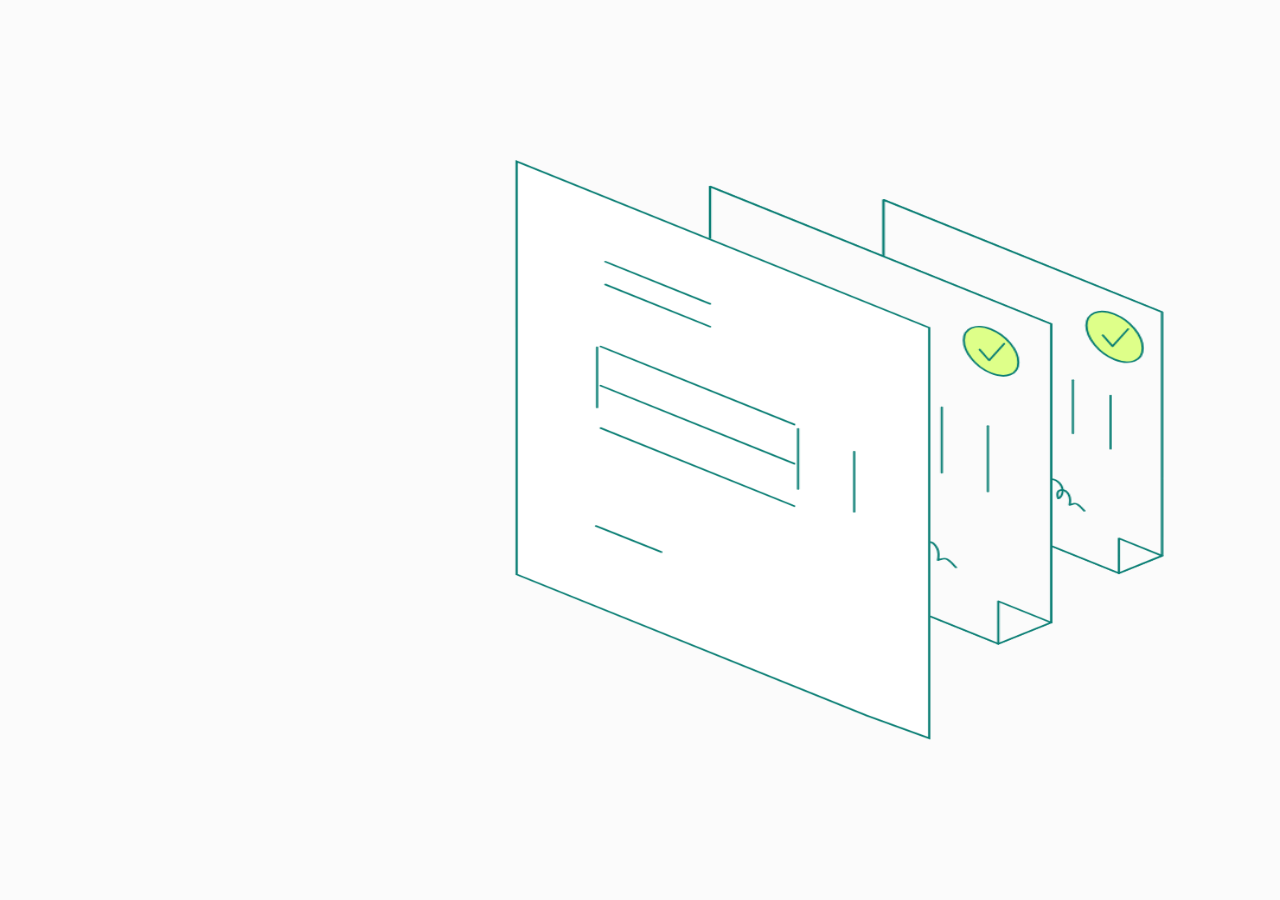
<file: assets/page6-animation.html>
<!doctype html><html><head><meta charset="utf-8"><title>Illustration 1: documents checked and stamped</title>
<style>html,body{margin:0;width:100%;height:100%;overflow:hidden;background:#FBFBFB}canvas{display:block;width:100%;height:100%}</style></head>
<body><canvas id="c" width="1080" height="1080"></canvas>
<script>window.ART={"w": 476, "h": 374, "elements": [{"i": 0, "tag": "path", "d": "M474.707 98.0151V255.182L455.173 243.982V266.368L348.466 205.213V25.6743L474.707 98.0151Z", "m": [1, 0, 0, 1, 0, 0], "fill": "rgb(251, 251, 251)", "stroke": "rgb(11, 127, 117)", "sw": 1, "cap": "round", "join": "round", "rule": "nonzero", "op": 1, "fop": 1, "sop": 1, "dash": null, "clip": null, "len": 650.097, "bbox": [348.466, 25.674, 474.707, 266.368]}, {"i": 1, "tag": "path", "d": "M474.707 255.209L455.173 266.395V244.009L474.707 255.209Z", "m": [1, 0, 0, 1, 0, 0], "fill": "rgb(251, 251, 251)", "stroke": "rgb(11, 127, 117)", "sw": 1, "cap": "round", "join": "round", "rule": "nonzero", "op": 1, "fop": 1, "sop": 1, "dash": null, "clip": null, "len": 67.413, "bbox": [455.173, 244.009, 474.707, 266.395]}, {"i": 2, "tag": "path", "d": "M375.498 69.4561L407.439 87.746", "m": [1, 0, 0, 1, 0, 0], "fill": null, "stroke": "rgb(11, 127, 117)", "sw": 1, "cap": "round", "join": "round", "rule": "nonzero", "op": 1, "fop": 1, "sop": 1, "dash": null, "clip": null, "len": 36.807, "bbox": [375.498, 69.456, 407.439, 87.746]}, {"i": 3, "tag": "path", "d": "M375.498 79.3442L407.439 97.6342", "m": [1, 0, 0, 1, 0, 0], "fill": null, "stroke": "rgb(11, 127, 117)", "sw": 1, "cap": "round", "join": "round", "rule": "nonzero", "op": 1, "fop": 1, "sop": 1, "dash": null, "clip": null, "len": 36.807, "bbox": [375.498, 79.344, 407.439, 97.634]}, {"i": 4, "tag": "path", "d": "M372.653 183.858L392.571 195.157", "m": [1, 0, 0, 1, 0, 0], "fill": null, "stroke": "rgb(11, 127, 117)", "sw": 1, "cap": "round", "join": "round", "rule": "nonzero", "op": 1, "fop": 1, "sop": 1, "dash": null, "clip": null, "len": 22.9, "bbox": [372.653, 183.858, 392.571, 195.157]}, {"i": 5, "tag": "path", "d": "M374.075 106.179L452.498 151.12", "m": [1, 0, 0, 1, 0, 0], "fill": null, "stroke": "rgb(11, 127, 117)", "sw": 1, "cap": "round", "join": "round", "rule": "nonzero", "op": 1, "fop": 1, "sop": 1, "dash": null, "clip": null, "len": 90.387, "bbox": [374.075, 106.179, 452.498, 151.12]}, {"i": 6, "tag": "path", "d": "M374.075 123.127L452.498 168.068", "m": [1, 0, 0, 1, 0, 0], "fill": null, "stroke": "rgb(11, 127, 117)", "sw": 1, "cap": "round", "join": "round", "rule": "nonzero", "op": 1, "fop": 1, "sop": 1, "dash": null, "clip": null, "len": 90.387, "bbox": [374.075, 123.127, 452.498, 168.068]}, {"i": 7, "tag": "path", "d": "M374.075 141.486L452.498 186.427", "m": [1, 0, 0, 1, 0, 0], "fill": null, "stroke": "rgb(11, 127, 117)", "sw": 1, "cap": "round", "join": "round", "rule": "nonzero", "op": 1, "fop": 1, "sop": 1, "dash": null, "clip": null, "len": 90.387, "bbox": [374.075, 141.486, 452.498, 186.427]}, {"i": 8, "tag": "path", "d": "M474.707 255.21V98.0151L348.48 25.6743V205.241L455.173 266.396L474.707 255.21Z", "m": [1, 0, 0, 1, 0, 0], "fill": "rgb(251, 251, 251)", "stroke": "rgb(11, 127, 117)", "sw": 1, "cap": "round", "join": "round", "rule": "nonzero", "op": 1, "fop": 1, "sop": 1, "dash": null, "clip": null, "len": 627.736, "bbox": [348.48, 25.674, 474.707, 266.396]}, {"i": 9, "tag": "path", "d": "M455.173 266.395V244.009L474.707 255.209", "m": [1, 0, 0, 1, 0, 0], "fill": null, "stroke": "rgb(11, 127, 117)", "sw": 1, "cap": "round", "join": "round", "rule": "nonzero", "op": 1, "fop": 1, "sop": 1, "dash": null, "clip": null, "len": 44.903, "bbox": [455.173, 244.009, 474.707, 266.395]}, {"i": 10, "tag": "path", "d": "M429.657 212.774C429.763 212.784 429.875 212.806 429.986 212.829C431.11 213.064 432.478 215.216 432.875 217.546C433.069 218.697 433.082 219.705 432.993 220.816C432.954 221.305 432.89 221.817 432.816 222.36C434.989 221.498 435.677 221.12 437.098 222.793C437.717 223.521 438.467 224.626 439.523 226.227", "m": [1, 0, 0, 1, 0, 0], "fill": "rgb(251, 251, 251)", "stroke": null, "sw": 0, "cap": "butt", "join": "miter", "rule": "nonzero", "op": 1, "fop": 1, "sop": 1, "dash": null, "clip": null, "len": 19.949, "bbox": [429.657, 212.774, 439.523, 226.227]}, {"i": 11, "tag": "path", "d": "M429.699 212.277C429.423 212.253 429.181 212.456 429.158 212.73C429.134 213.005 429.339 213.248 429.614 213.272L429.657 212.774L429.699 212.277ZM429.986 212.829L430.087 212.34L430.084 212.34L429.986 212.829ZM432.875 217.546L433.369 217.465L433.369 217.464L432.875 217.546ZM432.993 220.816L433.492 220.858L433.493 220.857L432.993 220.816ZM432.816 222.36L432.32 222.291C432.296 222.467 432.367 222.643 432.508 222.753C432.649 222.863 432.837 222.89 433.002 222.824L432.816 222.36ZM437.098 222.793L437.479 222.471L437.479 222.471L437.098 222.793ZM439.105 226.501C439.257 226.731 439.567 226.796 439.798 226.645C440.029 226.494 440.093 226.185 439.94 225.954L439.523 226.227L439.105 226.501ZM429.657 212.774L429.614 213.272C429.688 213.278 429.77 213.295 429.887 213.318L429.986 212.829L430.084 212.34C429.979 212.318 429.839 212.289 429.699 212.277L429.657 212.774ZM429.986 212.829L429.884 213.318C430.042 213.351 430.259 213.465 430.516 213.703C430.767 213.936 431.029 214.262 431.278 214.664C431.776 215.467 432.194 216.526 432.381 217.628L432.875 217.546L433.369 217.464C433.159 216.235 432.695 215.054 432.129 214.14C431.845 213.683 431.529 213.282 431.196 212.972C430.867 212.668 430.491 212.425 430.087 212.34L429.986 212.829ZM432.875 217.546L432.381 217.627C432.567 218.73 432.581 219.695 432.494 220.775L432.993 220.816L433.493 220.857C433.584 219.714 433.571 218.665 433.369 217.465L432.875 217.546ZM432.993 220.816L432.495 220.774C432.456 221.25 432.394 221.75 432.32 222.291L432.816 222.36L433.312 222.429C433.386 221.883 433.452 221.361 433.492 220.858L432.993 220.816ZM432.816 222.36L433.002 222.824C433.556 222.604 433.987 222.427 434.362 222.303C434.734 222.178 435.007 222.123 435.235 222.125C435.634 222.13 436.036 222.314 436.717 223.115L437.098 222.793L437.479 222.471C436.739 221.599 436.086 221.136 435.243 221.127C434.85 221.122 434.454 221.218 434.042 221.355C433.632 221.491 433.162 221.685 432.629 221.896L432.816 222.36ZM437.098 222.793L436.717 223.115C437.312 223.815 438.045 224.893 439.105 226.501L439.523 226.227L439.94 225.954C438.89 224.36 438.122 223.227 437.479 222.471L437.098 222.793Z", "m": [1, 0, 0, 1, 0, 0], "fill": "rgb(11, 127, 117)", "stroke": null, "sw": 0, "cap": "butt", "join": "miter", "rule": "nonzero", "op": 1, "fop": 1, "sop": 1, "dash": null, "clip": null, "len": 63.085, "bbox": [429.156, 212.275, 440.023, 226.727]}, {"i": 12, "tag": "path", "d": "M429.657 212.775C429.68 213.172 429.672 213.565 429.645 213.963C429.462 216.202 428.489 217.985 427.645 218.267C427.353 216.973 427.262 215.947 427.326 215.147C427.482 213.277 428.468 212.632 429.657 212.775Z", "m": [1, 0, 0, 1, 0, 0], "fill": "rgb(251, 251, 251)", "stroke": null, "sw": 0, "cap": "butt", "join": "miter", "rule": "nonzero", "op": 1, "fop": 1, "sop": 1, "dash": null, "clip": null, "len": 13.072, "bbox": [427.307, 212.756, 429.671, 218.267]}, {"i": 13, "tag": "path", "d": "M429.657 212.775L430.156 212.747C430.142 212.505 429.956 212.308 429.715 212.279L429.657 212.775ZM429.645 213.963L430.144 214.006L430.144 213.999L429.645 213.963ZM427.645 218.267L427.157 218.375C427.188 218.513 427.277 218.632 427.4 218.702C427.524 218.771 427.671 218.785 427.806 218.74L427.645 218.267ZM427.326 215.147L426.827 215.104L426.827 215.105L427.326 215.147ZM429.657 212.775L429.157 212.803C429.179 213.173 429.171 213.544 429.145 213.928L429.645 213.963L430.144 213.999C430.172 213.585 430.182 213.17 430.156 212.747L429.657 212.775ZM429.645 213.963L429.146 213.921C429.059 214.983 428.785 215.928 428.443 216.629C428.271 216.98 428.088 217.259 427.911 217.46C427.73 217.666 427.58 217.761 427.485 217.793L427.645 218.267L427.806 218.74C428.132 218.631 428.421 218.398 428.665 218.121C428.913 217.838 429.143 217.479 429.343 217.069C429.744 216.249 430.048 215.183 430.144 214.006L429.645 213.963ZM427.645 218.267L428.134 218.159C427.848 216.894 427.766 215.922 427.825 215.188L427.326 215.147L426.827 215.105C426.757 215.973 426.858 217.052 427.157 218.375L427.645 218.267ZM427.326 215.147L427.825 215.19C427.897 214.33 428.152 213.84 428.442 213.576C428.725 213.319 429.111 213.212 429.598 213.271L429.657 212.775L429.715 212.279C429.014 212.195 428.313 212.339 427.766 212.837C427.227 213.327 426.911 214.094 426.827 215.104L427.326 215.147Z", "m": [1, 0, 0, 1, 0, 0], "fill": "rgb(11, 127, 117)", "stroke": null, "sw": 0, "cap": "butt", "join": "miter", "rule": "nonzero", "op": 1, "fop": 1, "sop": 1, "dash": null, "clip": null, "len": 39.695, "bbox": [426.806, 212.257, 430.171, 218.766]}, {"i": 14, "tag": "path", "d": "M424.152 205.74C425.273 205.673 426.49 206.197 427.561 207.461C428.749 208.861 429.544 210.717 429.653 212.763", "m": [1, 0, 0, 1, 0, 0], "fill": "rgb(251, 251, 251)", "stroke": null, "sw": 0, "cap": "butt", "join": "miter", "rule": "nonzero", "op": 1, "fop": 1, "sop": 1, "dash": null, "clip": null, "len": 9.763, "bbox": [424.152, 205.734, 429.653, 212.763]}, {"i": 15, "tag": "path", "d": "M424.12 205.242C423.844 205.258 423.635 205.495 423.652 205.77C423.67 206.045 423.907 206.255 424.183 206.239L424.152 205.74L424.12 205.242ZM427.561 207.461L427.18 207.782L427.18 207.783L427.561 207.461ZM429.153 212.788C429.167 213.063 429.403 213.275 429.679 213.262C429.955 213.248 430.167 213.014 430.153 212.738L429.653 212.763L429.153 212.788ZM424.152 205.74L424.183 206.239C425.113 206.183 426.186 206.611 427.18 207.782L427.561 207.461L427.943 207.139C426.794 205.783 425.433 205.164 424.12 205.242L424.152 205.74ZM427.561 207.461L427.18 207.783C428.299 209.101 429.05 210.854 429.153 212.788L429.653 212.763L430.153 212.738C430.038 210.58 429.2 208.62 427.943 207.139L427.561 207.461Z", "m": [1, 0, 0, 1, 0, 0], "fill": "rgb(11, 127, 117)", "stroke": null, "sw": 0, "cap": "butt", "join": "miter", "rule": "nonzero", "op": 1, "fop": 1, "sop": 1, "dash": null, "clip": null, "len": 29.662, "bbox": [423.651, 205.235, 430.154, 213.263]}, {"i": 16, "tag": "path", "d": "M424.151 205.738C424.307 206.382 424.349 207.062 424.289 207.746C424.014 211.083 421.55 214.364 420.367 214.205C420.113 213.029 420.033 211.942 420.122 210.96C420.37 207.862 422.13 205.845 424.147 205.725L424.151 205.738Z", "m": [1, 0, 0, 1, 0, 0], "fill": "rgb(251, 251, 251)", "stroke": null, "sw": 0, "cap": "butt", "join": "miter", "rule": "nonzero", "op": 1, "fop": 1, "sop": 1, "dash": null, "clip": null, "len": 20.467, "bbox": [420.087, 205.725, 424.315, 214.211]}, {"i": 17, "tag": "path", "d": "M424.151 205.738L424.638 205.623C424.635 205.611 424.632 205.599 424.628 205.587L424.151 205.738ZM424.289 207.746L423.79 207.7L423.79 207.703L424.289 207.746ZM420.367 214.205L419.878 214.309C419.922 214.515 420.092 214.672 420.302 214.7L420.367 214.205ZM420.122 210.96L420.621 211.007L420.621 211.002L420.122 210.96ZM424.147 205.725L424.624 205.574C424.554 205.356 424.344 205.213 424.116 205.227L424.147 205.725ZM424.151 205.738L423.665 205.854C423.806 206.44 423.846 207.065 423.79 207.7L424.289 207.746L424.788 207.791C424.852 207.059 424.807 206.325 424.638 205.623L424.151 205.738ZM424.289 207.746L423.79 207.703C423.661 209.273 423.012 210.849 422.249 212.012C421.868 212.593 421.472 213.052 421.117 213.35C420.734 213.672 420.504 213.72 420.432 213.71L420.367 214.205L420.302 214.7C420.822 214.77 421.343 214.468 421.764 214.115C422.212 213.738 422.67 213.198 423.088 212.561C423.922 211.289 424.642 209.556 424.788 207.789L424.289 207.746ZM420.367 214.205L420.857 214.101C420.611 212.965 420.537 211.93 420.621 211.007L420.122 210.96L419.623 210.914C419.529 211.954 419.615 213.092 419.878 214.309L420.367 214.205ZM420.122 210.96L420.621 211.002C420.859 208.036 422.51 206.323 424.179 206.224L424.147 205.725L424.116 205.227C421.749 205.368 419.882 207.689 419.623 210.919L420.122 210.96ZM424.147 205.725L423.671 205.876L423.675 205.89L424.151 205.738L424.628 205.587L424.624 205.574L424.147 205.725Z", "m": [1, 0, 0, 1, 0, 0], "fill": "rgb(11, 127, 117)", "stroke": null, "sw": 0, "cap": "butt", "join": "miter", "rule": "nonzero", "op": 1, "fop": 1, "sop": 1, "dash": null, "clip": null, "len": 57.264, "bbox": [419.586, 205.226, 424.816, 214.71]}, {"i": 18, "tag": "path", "d": "M415.495 203.331C418.407 201.8 421.611 201.882 423.104 203.647C423.637 204.272 423.986 204.999 424.156 205.754", "m": [1, 0, 0, 1, 0, 0], "fill": "rgb(251, 251, 251)", "stroke": null, "sw": 0, "cap": "butt", "join": "miter", "rule": "nonzero", "op": 1, "fop": 1, "sop": 1, "dash": null, "clip": null, "len": 10.559, "bbox": [415.495, 202.248, 424.156, 205.754]}, {"i": 19, "tag": "path", "d": "M415.26 202.889C415.016 203.017 414.923 203.319 415.052 203.564C415.182 203.808 415.485 203.901 415.729 203.773L415.495 203.331L415.26 202.889ZM423.104 203.647L422.721 203.968L422.723 203.97L423.104 203.647ZM423.668 205.862C423.728 206.132 423.996 206.302 424.266 206.242C424.536 206.182 424.705 205.915 424.644 205.646L424.156 205.754L423.668 205.862ZM415.495 203.331L415.729 203.773C417.119 203.042 418.562 202.706 419.815 202.752C421.07 202.798 422.092 203.224 422.721 203.968L423.104 203.647L423.486 203.326C422.623 202.305 421.296 201.807 419.848 201.754C418.398 201.701 416.783 202.089 415.26 202.889L415.495 203.331ZM423.104 203.647L422.723 203.97C423.201 204.53 423.514 205.183 423.668 205.862L424.156 205.754L424.644 205.646C424.457 204.816 424.073 204.014 423.484 203.324L423.104 203.647Z", "m": [1, 0, 0, 1, 0, 0], "fill": "rgb(11, 127, 117)", "stroke": null, "sw": 0, "cap": "butt", "join": "miter", "rule": "nonzero", "op": 1, "fop": 1, "sop": 1, "dash": null, "clip": null, "len": 31.261, "bbox": [414.994, 201.749, 424.656, 206.254]}, {"i": 20, "tag": "path", "d": "M415.494 203.33C414.275 210.506 412.93 217.101 410.679 217.786C409.616 216.289 409.391 214.396 409.533 212.646C409.918 208.003 412.563 204.867 415.494 203.33Z", "m": [1, 0, 0, 1, 0, 0], "fill": "rgb(251, 251, 251)", "stroke": null, "sw": 0, "cap": "butt", "join": "miter", "rule": "nonzero", "op": 1, "fop": 1, "sop": 1, "dash": null, "clip": null, "len": 32.522, "bbox": [409.495, 203.33, 415.494, 217.786]}, {"i": 21, "tag": "path", "d": "M415.494 203.33L415.988 203.415C416.02 203.228 415.942 203.038 415.788 202.926C415.633 202.814 415.429 202.8 415.26 202.888L415.494 203.33ZM410.679 217.786L410.271 218.074C410.397 218.25 410.621 218.327 410.827 218.264L410.679 217.786ZM409.533 212.646L409.034 212.604L409.034 212.604L409.533 212.646ZM415.494 203.33L415.001 203.245C414.391 206.835 413.754 210.251 412.993 212.851C412.612 214.152 412.207 215.224 411.772 216.003C411.326 216.802 410.902 217.196 410.532 217.309L410.679 217.786L410.827 218.264C411.582 218.034 412.17 217.347 412.647 216.492C413.135 215.618 413.565 214.464 413.954 213.134C414.733 210.471 415.378 207.001 415.988 203.415L415.494 203.33ZM410.679 217.786L411.088 217.499C410.12 216.137 409.894 214.381 410.032 212.689L409.533 212.646L409.034 212.604C408.887 214.412 409.112 216.442 410.271 218.074L410.679 217.786ZM409.533 212.646L410.032 212.689C410.401 208.23 412.935 205.237 415.728 203.772L415.494 203.33L415.26 202.888C412.191 204.497 409.434 207.776 409.034 212.604L409.533 212.646Z", "m": [1, 0, 0, 1, 0, 0], "fill": "rgb(11, 127, 117)", "stroke": null, "sw": 0, "cap": "butt", "join": "miter", "rule": "nonzero", "op": 1, "fop": 1, "sop": 1, "dash": null, "clip": null, "len": 75.792, "bbox": [408.994, 202.831, 415.995, 218.286]}, {"i": 22, "tag": "path", "d": "M416.963 194.7C416.456 197.447 415.983 200.428 415.49 203.315Z", "m": [1, 0, 0, 1, 0, 0], "fill": "rgb(251, 251, 251)", "stroke": null, "sw": 0, "cap": "butt", "join": "miter", "rule": "nonzero", "op": 1, "fop": 1, "sop": 1, "dash": null, "clip": null, "len": 17.48, "bbox": [415.49, 194.7, 416.963, 203.315]}, {"i": 23, "tag": "path", "d": "M417.455 194.792C417.505 194.521 417.325 194.26 417.053 194.209C416.781 194.159 416.52 194.337 416.47 194.608L416.963 194.7L417.455 194.792ZM414.996 203.229C414.95 203.501 415.133 203.759 415.406 203.807C415.678 203.854 415.937 203.672 415.983 203.4L415.49 203.315L414.996 203.229ZM416.963 194.7L416.47 194.608C415.963 197.359 415.488 200.351 414.996 203.229L415.49 203.315L415.983 203.4C416.478 200.505 416.949 197.535 417.455 194.792L416.963 194.7Z", "m": [1, 0, 0, 1, 0, 0], "fill": "rgb(11, 127, 117)", "stroke": null, "sw": 0, "cap": "butt", "join": "miter", "rule": "nonzero", "op": 1, "fop": 1, "sop": 1, "dash": null, "clip": null, "len": 24.629, "bbox": [414.989, 194.201, 417.463, 203.814]}, {"i": 24, "tag": "path", "d": "M416.963 194.703C418.145 194.053 419.258 193.252 420.295 192.216C420.749 191.754 423.495 188.802 423.658 186.858C423.705 186.294 423.448 185.336 423.027 184.834C420.019 181.296 418.371 187.048 416.967 194.716L416.963 194.703Z", "m": [1, 0, 0, 1, 0, 0], "fill": "rgb(251, 251, 251)", "stroke": null, "sw": 0, "cap": "butt", "join": "miter", "rule": "nonzero", "op": 1, "fop": 1, "sop": 1, "dash": null, "clip": null, "len": 27.095, "bbox": [416.963, 183.766, 423.664, 194.716]}, {"i": 25, "tag": "path", "d": "M416.963 194.703L416.721 194.265C416.511 194.38 416.413 194.627 416.487 194.854L416.963 194.703ZM420.295 192.216L420.65 192.569L420.653 192.566L420.295 192.216ZM423.658 186.858L424.157 186.902L424.157 186.901L423.658 186.858ZM423.027 184.834L423.41 184.514L423.408 184.512L423.027 184.834ZM416.967 194.716L416.491 194.867C416.561 195.085 416.771 195.228 417 195.214C417.229 195.2 417.419 195.032 417.46 194.807L416.967 194.716ZM416.963 194.703L417.206 195.14C418.425 194.47 419.577 193.642 420.65 192.569L420.295 192.216L419.94 191.862C418.94 192.863 417.866 193.636 416.721 194.265L416.963 194.703ZM420.295 192.216L420.653 192.566C420.891 192.324 421.708 191.452 422.489 190.389C422.88 189.857 423.269 189.269 423.573 188.68C423.873 188.099 424.108 187.482 424.157 186.902L423.658 186.858L423.159 186.815C423.126 187.207 422.957 187.688 422.682 188.221C422.411 188.747 422.054 189.29 421.681 189.797C420.936 190.811 420.153 191.646 419.937 191.865L420.295 192.216ZM423.658 186.858L424.157 186.901C424.187 186.538 424.12 186.092 423.998 185.682C423.876 185.272 423.681 184.837 423.41 184.514L423.027 184.834L422.643 185.154C422.794 185.333 422.938 185.628 423.038 185.964C423.138 186.299 423.176 186.615 423.159 186.815L423.658 186.858ZM423.027 184.834L423.408 184.512C422.621 183.586 421.769 183.084 420.876 183.325C420.05 183.548 419.434 184.361 418.946 185.351C417.947 187.378 417.175 190.802 416.475 194.624L416.967 194.716L417.46 194.807C418.164 190.961 418.917 187.676 419.845 185.794C420.32 184.83 420.768 184.389 421.14 184.289C421.447 184.207 421.928 184.312 422.645 185.156L423.027 184.834ZM416.967 194.716L417.444 194.565L417.44 194.552L416.963 194.703L416.487 194.854L416.491 194.867L416.967 194.716Z", "m": [1, 0, 0, 1, 0, 0], "fill": "rgb(11, 127, 117)", "stroke": null, "sw": 0, "cap": "butt", "join": "miter", "rule": "nonzero", "op": 1, "fop": 1, "sop": 1, "dash": null, "clip": null, "len": 71.217, "bbox": [416.462, 183.265, 424.164, 195.215]}, {"i": 26, "tag": "path", "d": "M407.131 197.866C410.459 197.012 413.905 196.396 416.958 194.719Z", "m": [1, 0, 0, 1, 0, 0], "fill": "rgb(251, 251, 251)", "stroke": null, "sw": 0, "cap": "butt", "join": "miter", "rule": "nonzero", "op": 1, "fop": 1, "sop": 1, "dash": null, "clip": null, "len": 20.669, "bbox": [407.131, 194.719, 416.958, 197.866]}, {"i": 27, "tag": "path", "d": "M407.005 197.383C406.737 197.451 406.577 197.723 406.647 197.991C406.716 198.258 406.99 198.419 407.257 198.35L407.131 197.866L407.005 197.383ZM417.201 195.157C417.443 195.024 417.53 194.72 417.396 194.479C417.262 194.237 416.957 194.149 416.716 194.282L416.958 194.719L417.201 195.157ZM407.131 197.866L407.257 198.35C410.535 197.509 414.076 196.873 417.201 195.157L416.958 194.719L416.716 194.282C413.735 195.918 410.384 196.516 407.005 197.383L407.131 197.866Z", "m": [1, 0, 0, 1, 0, 0], "fill": "rgb(11, 127, 117)", "stroke": null, "sw": 0, "cap": "butt", "join": "miter", "rule": "nonzero", "op": 1, "fop": 1, "sop": 1, "dash": null, "clip": null, "len": 27.843, "bbox": [406.631, 194.22, 417.459, 198.366]}, {"i": 28, "tag": "path", "d": "M373.153 106.679L373.153 140.988", "m": [1, 0, 0, 1, 0, 0], "fill": null, "stroke": "rgb(11, 127, 117)", "sw": 1, "cap": "round", "join": "round", "rule": "nonzero", "op": 1, "fop": 1, "sop": 1, "dash": null, "clip": null, "len": 34.309, "bbox": [373.153, 106.679, 373.153, 140.988]}, {"i": 29, "tag": "path", "d": "M434.331 141.986L434.331 176.295", "m": [1, 0, 0, 1, 0, 0], "fill": null, "stroke": "rgb(11, 127, 117)", "sw": 1, "cap": "round", "join": "round", "rule": "nonzero", "op": 1, "fop": 1, "sop": 1, "dash": null, "clip": null, "len": 34.309, "bbox": [434.331, 141.986, 434.331, 176.295]}, {"i": 30, "tag": "path", "d": "M451.404 151.875L451.404 186.183", "m": [1, 0, 0, 1, 0, 0], "fill": null, "stroke": "rgb(11, 127, 117)", "sw": 1, "cap": "round", "join": "round", "rule": "nonzero", "op": 1, "fop": 1, "sop": 1, "dash": null, "clip": null, "len": 34.308, "bbox": [451.404, 151.875, 451.404, 186.183]}, {"i": 31, "tag": "path", "d": "M444.23 98.5489C446.531 97.2468 449.695 97.4381 453.188 99.4484C460.227 103.455 465.917 113.235 465.919 121.282C465.919 125.303 464.495 128.135 462.197 129.443C459.899 130.751 456.732 130.585 453.211 128.564C449.638 126.519 446.402 122.981 444.1 118.94C441.877 115.037 440.502 110.671 440.505 106.716C440.508 102.761 441.877 99.9681 444.1 98.6175", "m": [1, 0, 0, 1, 0, 0], "fill": "rgb(222, 255, 137)", "stroke": "rgb(11, 127, 117)", "sw": 1, "cap": "round", "join": "round", "rule": "nonzero", "op": 1, "fop": 1, "sop": 1, "dash": null, "clip": null, "len": 90.106, "bbox": [440.505, 97.723, 465.919, 130.283]}, {"i": 32, "tag": "path", "d": "M458.883 108.75C459.031 108.517 459.341 108.447 459.574 108.594C459.807 108.741 459.876 109.049 459.728 109.282L459.305 109.016L458.883 108.75ZM452.285 120.05L452.708 120.316C452.615 120.462 452.454 120.55 452.281 120.549C452.109 120.548 451.949 120.459 451.859 120.312L452.285 120.05ZM447.471 113.199C447.327 112.964 447.4 112.656 447.636 112.511C447.872 112.366 448.18 112.439 448.325 112.673L447.898 112.936L447.471 113.199ZM459.305 109.016L459.728 109.282L452.708 120.316L452.285 120.05L451.863 119.783L458.883 108.75L459.305 109.016ZM447.898 112.936L448.325 112.673L452.712 119.787L452.285 120.05L451.859 120.312L447.471 113.199L447.898 112.936Z", "m": [1, 0, 0, 1, 0, 0], "fill": "rgb(11, 127, 117)", "stroke": null, "sw": 0, "cap": "butt", "join": "miter", "rule": "nonzero", "op": 1, "fop": 1, "sop": 1, "dash": null, "clip": null, "len": 54.029, "bbox": [447.397, 108.517, 459.806, 120.549]}, {"i": 33, "tag": "path", "d": "M424.425 105.688V298.212L400.496 284.493V311.915L269.783 237.002V17.0728L424.425 105.688Z", "m": [1, 0, 0, 1, 0, 0], "fill": "rgb(251, 251, 251)", "stroke": "rgb(11, 127, 117)", "sw": 1, "cap": "round", "join": "round", "rule": "nonzero", "op": 1, "fop": 1, "sop": 1, "dash": null, "clip": null, "len": 796.348, "bbox": [269.783, 17.073, 424.425, 311.915]}, {"i": 34, "tag": "path", "d": "M424.425 298.247L400.496 311.949V284.527L424.425 298.247Z", "m": [1, 0, 0, 1, 0, 0], "fill": "rgb(251, 251, 251)", "stroke": "rgb(11, 127, 117)", "sw": 1, "cap": "round", "join": "round", "rule": "nonzero", "op": 1, "fop": 1, "sop": 1, "dash": null, "clip": null, "len": 82.58, "bbox": [400.496, 284.527, 424.425, 311.949]}, {"i": 35, "tag": "path", "d": "M302.897 70.707L342.023 93.1117", "m": [1, 0, 0, 1, 0, 0], "fill": null, "stroke": "rgb(11, 127, 117)", "sw": 1, "cap": "round", "join": "round", "rule": "nonzero", "op": 1, "fop": 1, "sop": 1, "dash": null, "clip": null, "len": 45.087, "bbox": [302.897, 70.707, 342.023, 93.112]}, {"i": 36, "tag": "path", "d": "M302.897 82.8164L342.023 105.221", "m": [1, 0, 0, 1, 0, 0], "fill": null, "stroke": "rgb(11, 127, 117)", "sw": 1, "cap": "round", "join": "round", "rule": "nonzero", "op": 1, "fop": 1, "sop": 1, "dash": null, "clip": null, "len": 45.087, "bbox": [302.897, 82.816, 342.023, 105.221]}, {"i": 37, "tag": "path", "d": "M299.411 210.844L323.811 224.684", "m": [1, 0, 0, 1, 0, 0], "fill": null, "stroke": "rgb(11, 127, 117)", "sw": 1, "cap": "round", "join": "round", "rule": "nonzero", "op": 1, "fop": 1, "sop": 1, "dash": null, "clip": null, "len": 28.052, "bbox": [299.411, 210.844, 323.811, 224.684]}, {"i": 38, "tag": "path", "d": "M301.154 115.688L397.219 170.739", "m": [1, 0, 0, 1, 0, 0], "fill": null, "stroke": "rgb(11, 127, 117)", "sw": 1, "cap": "round", "join": "round", "rule": "nonzero", "op": 1, "fop": 1, "sop": 1, "dash": null, "clip": null, "len": 110.721, "bbox": [301.154, 115.688, 397.219, 170.739]}, {"i": 39, "tag": "path", "d": "M301.154 136.449L397.219 191.5", "m": [1, 0, 0, 1, 0, 0], "fill": null, "stroke": "rgb(11, 127, 117)", "sw": 1, "cap": "round", "join": "round", "rule": "nonzero", "op": 1, "fop": 1, "sop": 1, "dash": null, "clip": null, "len": 110.721, "bbox": [301.154, 136.449, 397.219, 191.5]}, {"i": 40, "tag": "path", "d": "M301.154 158.94L397.219 213.992", "m": [1, 0, 0, 1, 0, 0], "fill": null, "stroke": "rgb(11, 127, 117)", "sw": 1, "cap": "round", "join": "round", "rule": "nonzero", "op": 1, "fop": 1, "sop": 1, "dash": null, "clip": null, "len": 110.721, "bbox": [301.154, 158.94, 397.219, 213.992]}, {"i": 41, "tag": "path", "d": "M424.425 298.247V105.688L269.801 17.0728V237.036L400.496 311.949L424.425 298.247Z", "m": [1, 0, 0, 1, 0, 0], "fill": "rgb(251, 251, 251)", "stroke": "rgb(11, 127, 117)", "sw": 1, "cap": "round", "join": "round", "rule": "nonzero", "op": 1, "fop": 1, "sop": 1, "dash": null, "clip": null, "len": 768.956, "bbox": [269.801, 17.073, 424.425, 311.949]}, {"i": 42, "tag": "path", "d": "M400.496 311.949V284.527L424.425 298.247", "m": [1, 0, 0, 1, 0, 0], "fill": null, "stroke": "rgb(11, 127, 117)", "sw": 1, "cap": "round", "join": "round", "rule": "nonzero", "op": 1, "fop": 1, "sop": 1, "dash": null, "clip": null, "len": 55.005, "bbox": [400.496, 284.527, 424.425, 311.949]}, {"i": 43, "tag": "path", "d": "M369.239 246.266C369.37 246.277 369.506 246.305 369.642 246.332C371.019 246.621 372.695 249.257 373.181 252.11C373.419 253.521 373.435 254.755 373.326 256.117C373.278 256.716 373.2 257.342 373.109 258.008C375.77 256.951 376.614 256.489 378.354 258.538C379.112 259.43 380.032 260.784 381.324 262.745", "m": [1, 0, 0, 1, 0, 0], "fill": "rgb(251, 251, 251)", "stroke": null, "sw": 0, "cap": "butt", "join": "miter", "rule": "nonzero", "op": 1, "fop": 1, "sop": 1, "dash": null, "clip": null, "len": 24.437, "bbox": [369.239, 246.266, 381.324, 262.745]}, {"i": 44, "tag": "path", "d": "M369.281 245.768C369.006 245.744 368.763 245.947 368.74 246.222C368.717 246.496 368.921 246.739 369.196 246.763L369.239 246.266L369.281 245.768ZM369.642 246.332L369.743 245.844L369.74 245.843L369.642 246.332ZM373.181 252.11L373.675 252.029L373.675 252.028L373.181 252.11ZM373.326 256.117L373.825 256.159L373.826 256.158L373.326 256.117ZM373.109 258.008L372.613 257.939C372.589 258.115 372.66 258.291 372.801 258.401C372.942 258.511 373.13 258.538 373.295 258.472L373.109 258.008ZM378.354 258.538L378.736 258.216L378.736 258.216L378.354 258.538ZM380.906 263.018C381.059 263.249 381.369 263.314 381.6 263.163C381.831 263.012 381.894 262.702 381.742 262.471L381.324 262.745L380.906 263.018ZM369.239 246.266L369.196 246.763C369.294 246.772 369.402 246.793 369.544 246.822L369.642 246.332L369.74 245.843C369.61 245.817 369.445 245.783 369.281 245.768L369.239 246.266ZM369.642 246.332L369.541 246.821C369.762 246.867 370.045 247.022 370.368 247.321C370.685 247.615 371.012 248.023 371.32 248.521C371.938 249.518 372.455 250.829 372.688 252.192L373.181 252.11L373.675 252.028C373.421 250.538 372.857 249.105 372.171 247.998C371.828 247.444 371.447 246.961 371.048 246.59C370.654 246.225 370.211 245.942 369.743 245.844L369.642 246.332ZM373.181 252.11L372.688 252.192C372.917 253.554 372.933 254.745 372.827 256.075L373.326 256.117L373.826 256.158C373.937 254.765 373.921 253.489 373.675 252.029L373.181 252.11ZM373.326 256.117L372.827 256.075C372.78 256.66 372.703 257.276 372.613 257.939L373.109 258.008L373.605 258.077C373.696 257.409 373.776 256.772 373.825 256.159L373.326 256.117ZM373.109 258.008L373.295 258.472C373.972 258.204 374.503 257.985 374.966 257.831C375.427 257.677 375.775 257.604 376.073 257.608C376.612 257.614 377.132 257.871 377.973 258.86L378.354 258.538L378.736 258.216C377.836 257.156 377.064 256.62 376.081 256.609C375.618 256.604 375.147 256.717 374.647 256.883C374.148 257.049 373.577 257.284 372.922 257.544L373.109 258.008ZM378.354 258.538L377.973 258.86C378.707 259.724 379.609 261.051 380.906 263.018L381.324 262.745L381.742 262.471C380.454 260.517 379.517 259.136 378.736 258.216L378.354 258.538Z", "m": [1, 0, 0, 1, 0, 0], "fill": "rgb(11, 127, 117)", "stroke": null, "sw": 0, "cap": "butt", "join": "miter", "rule": "nonzero", "op": 1, "fop": 1, "sop": 1, "dash": null, "clip": null, "len": 72.062, "bbox": [368.738, 245.766, 381.825, 263.244]}, {"i": 45, "tag": "path", "d": "M369.239 246.266C369.268 246.752 369.258 247.233 369.224 247.721C369.001 250.464 367.809 252.648 366.775 252.993C366.417 251.408 366.305 250.152 366.384 249.171C366.575 246.881 367.783 246.091 369.239 246.266Z", "m": [1, 0, 0, 1, 0, 0], "fill": "rgb(251, 251, 251)", "stroke": null, "sw": 0, "cap": "butt", "join": "miter", "rule": "nonzero", "op": 1, "fop": 1, "sop": 1, "dash": null, "clip": null, "len": 16.011, "bbox": [366.36, 246.243, 369.256, 252.993]}, {"i": 46, "tag": "path", "d": "M369.239 246.266L369.739 246.238C369.724 245.996 369.538 245.799 369.297 245.77L369.239 246.266ZM369.224 247.721L369.723 247.764L369.724 247.757L369.224 247.721ZM366.775 252.993L366.287 253.101C366.318 253.239 366.406 253.358 366.53 253.428C366.654 253.497 366.801 253.512 366.936 253.467L366.775 252.993ZM366.384 249.171L365.885 249.128L365.885 249.13L366.384 249.171ZM369.239 246.266L368.739 246.294C368.767 246.753 368.757 247.212 368.725 247.686L369.224 247.721L369.724 247.757C369.758 247.254 369.77 246.75 369.739 246.238L369.239 246.266ZM369.224 247.721L368.725 247.679C368.618 248.993 368.279 250.164 367.853 251.036C367.64 251.473 367.41 251.824 367.186 252.079C366.956 252.34 366.758 252.472 366.615 252.52L366.775 252.993L366.936 253.467C367.309 253.342 367.647 253.071 367.939 252.74C368.236 252.402 368.512 251.972 368.754 251.476C369.238 250.485 369.607 249.192 369.723 247.764L369.224 247.721ZM366.775 252.993L367.264 252.885C366.912 251.329 366.81 250.126 366.883 249.213L366.384 249.171L365.885 249.13C365.801 250.177 365.922 251.487 366.287 253.101L366.775 252.993ZM366.384 249.171L366.883 249.214C366.972 248.144 367.292 247.512 367.675 247.164C368.051 246.822 368.56 246.687 369.181 246.762L369.239 246.266L369.297 245.77C368.462 245.67 367.639 245.842 366.999 246.424C366.367 247 365.987 247.908 365.885 249.128L366.384 249.171Z", "m": [1, 0, 0, 1, 0, 0], "fill": "rgb(11, 127, 117)", "stroke": null, "sw": 0, "cap": "butt", "join": "miter", "rule": "nonzero", "op": 1, "fop": 1, "sop": 1, "dash": null, "clip": null, "len": 45.579, "bbox": [365.86, 245.743, 369.757, 253.493]}, {"i": 47, "tag": "path", "d": "M362.496 237.647C363.868 237.565 365.36 238.207 366.672 239.755C368.127 241.47 369.101 243.744 369.234 246.25", "m": [1, 0, 0, 1, 0, 0], "fill": "rgb(251, 251, 251)", "stroke": null, "sw": 0, "cap": "butt", "join": "miter", "rule": "nonzero", "op": 1, "fop": 1, "sop": 1, "dash": null, "clip": null, "len": 11.959, "bbox": [362.496, 237.64, 369.234, 246.25]}, {"i": 48, "tag": "path", "d": "M362.464 237.149C362.188 237.165 361.979 237.402 361.996 237.677C362.013 237.952 362.251 238.162 362.527 238.146L362.496 237.647L362.464 237.149ZM366.672 239.755L366.29 240.076L366.291 240.077L366.672 239.755ZM368.734 246.275C368.749 246.55 368.984 246.762 369.261 246.749C369.537 246.735 369.749 246.501 369.734 246.225L369.234 246.25L368.734 246.275ZM362.496 237.647L362.527 238.146C363.708 238.075 365.056 238.621 366.29 240.076L366.672 239.755L367.054 239.433C365.663 237.793 364.029 237.056 362.464 237.149L362.496 237.647ZM366.672 239.755L366.291 240.077C367.677 241.71 368.607 243.881 368.734 246.275L369.234 246.25L369.734 246.225C369.595 243.607 368.578 241.229 367.054 239.433L366.672 239.755Z", "m": [1, 0, 0, 1, 0, 0], "fill": "rgb(11, 127, 117)", "stroke": null, "sw": 0, "cap": "butt", "join": "miter", "rule": "nonzero", "op": 1, "fop": 1, "sop": 1, "dash": null, "clip": null, "len": 34.056, "bbox": [361.995, 237.141, 369.735, 246.75]}, {"i": 49, "tag": "path", "d": "M362.495 237.647C362.686 238.436 362.737 239.268 362.664 240.106C362.326 244.194 359.309 248.213 357.859 248.018C357.548 246.577 357.45 245.246 357.559 244.044C357.864 240.249 360.019 237.778 362.49 237.631L362.495 237.647Z", "m": [1, 0, 0, 1, 0, 0], "fill": "rgb(251, 251, 251)", "stroke": null, "sw": 0, "cap": "butt", "join": "miter", "rule": "nonzero", "op": 1, "fop": 1, "sop": 1, "dash": null, "clip": null, "len": 25.07, "bbox": [357.516, 237.631, 362.696, 248.025]}, {"i": 50, "tag": "path", "d": "M362.495 237.647L362.982 237.531C362.979 237.519 362.975 237.507 362.972 237.495L362.495 237.647ZM362.664 240.106L362.165 240.06L362.165 240.063L362.664 240.106ZM357.859 248.018L357.37 248.122C357.415 248.328 357.585 248.485 357.794 248.513L357.859 248.018ZM357.559 244.044L358.058 244.09L358.058 244.085L357.559 244.044ZM362.49 237.631L362.966 237.479C362.896 237.262 362.687 237.119 362.458 237.132L362.49 237.631ZM362.495 237.647L362.008 237.762C362.185 238.493 362.234 239.272 362.165 240.06L362.664 240.106L363.162 240.151C363.24 239.265 363.186 238.378 362.982 237.531L362.495 237.647ZM362.664 240.106L362.165 240.063C362.004 242.008 361.201 243.957 360.259 245.394C359.789 246.112 359.296 246.683 358.851 247.056C358.377 247.454 358.063 247.542 357.925 247.523L357.859 248.018L357.794 248.513C358.381 248.592 358.987 248.25 359.497 247.821C360.036 247.369 360.591 246.716 361.098 245.943C362.111 244.397 362.986 242.292 363.163 240.149L362.664 240.106ZM357.859 248.018L358.349 247.914C358.046 246.514 357.954 245.234 358.058 244.09L357.559 244.044L357.061 243.997C356.946 245.258 357.05 246.641 357.37 248.122L357.859 248.018ZM357.559 244.044L358.058 244.085C358.352 240.422 360.399 238.255 362.521 238.129L362.49 237.631L362.458 237.132C359.638 237.3 357.375 240.075 357.06 244.002L357.559 244.044ZM362.49 237.631L362.013 237.782L362.018 237.798L362.495 237.647L362.972 237.495L362.966 237.479L362.49 237.631Z", "m": [1, 0, 0, 1, 0, 0], "fill": "rgb(11, 127, 117)", "stroke": null, "sw": 0, "cap": "butt", "join": "miter", "rule": "nonzero", "op": 1, "fop": 1, "sop": 1, "dash": null, "clip": null, "len": 66.472, "bbox": [357.016, 237.131, 363.196, 248.524]}, {"i": 51, "tag": "path", "d": "M351.891 234.697C355.459 232.822 359.383 232.922 361.212 235.084C361.865 235.85 362.292 236.741 362.501 237.666", "m": [1, 0, 0, 1, 0, 0], "fill": "rgb(251, 251, 251)", "stroke": null, "sw": 0, "cap": "butt", "join": "miter", "rule": "nonzero", "op": 1, "fop": 1, "sop": 1, "dash": null, "clip": null, "len": 12.935, "bbox": [351.891, 233.371, 362.501, 237.666]}, {"i": 52, "tag": "path", "d": "M351.656 234.255C351.412 234.384 351.319 234.686 351.449 234.93C351.578 235.174 351.881 235.268 352.126 235.139L351.891 234.697L351.656 234.255ZM361.212 235.084L360.829 235.406L360.831 235.407L361.212 235.084ZM362.012 237.774C362.073 238.043 362.341 238.213 362.611 238.153C362.881 238.094 363.05 237.827 362.989 237.558L362.501 237.666L362.012 237.774ZM351.891 234.697L352.126 235.139C353.843 234.237 355.63 233.819 357.187 233.876C358.746 233.933 360.032 234.462 360.829 235.406L361.212 235.084L361.594 234.763C360.563 233.544 358.973 232.942 357.22 232.878C355.466 232.813 353.507 233.283 351.656 234.255L351.891 234.697ZM361.212 235.084L360.831 235.407C361.429 236.108 361.821 236.925 362.012 237.774L362.501 237.666L362.989 237.558C362.763 236.557 362.301 235.592 361.592 234.761L361.212 235.084Z", "m": [1, 0, 0, 1, 0, 0], "fill": "rgb(11, 127, 117)", "stroke": null, "sw": 0, "cap": "butt", "join": "miter", "rule": "nonzero", "op": 1, "fop": 1, "sop": 1, "dash": null, "clip": null, "len": 36.016, "bbox": [351.39, 232.872, 363.001, 238.165]}, {"i": 53, "tag": "path", "d": "M351.891 234.695C350.396 243.486 348.749 251.564 345.992 252.403C344.69 250.569 344.414 248.251 344.588 246.107C345.059 240.419 348.299 236.577 351.891 234.695Z", "m": [1, 0, 0, 1, 0, 0], "fill": "rgb(251, 251, 251)", "stroke": null, "sw": 0, "cap": "butt", "join": "miter", "rule": "nonzero", "op": 1, "fop": 1, "sop": 1, "dash": null, "clip": null, "len": 39.839, "bbox": [344.541, 234.695, 351.891, 252.403]}, {"i": 54, "tag": "path", "d": "M351.891 234.695L352.384 234.78C352.416 234.593 352.338 234.403 352.184 234.291C352.029 234.179 351.825 234.164 351.656 234.253L351.891 234.695ZM345.992 252.403L345.584 252.691C345.709 252.867 345.934 252.944 346.14 252.881L345.992 252.403ZM344.588 246.107L344.089 246.064L344.089 246.065L344.588 246.107ZM351.891 234.695L351.397 234.61C350.65 239.007 349.868 243.197 348.934 246.389C348.467 247.987 347.968 249.309 347.429 250.274C346.88 251.259 346.342 251.774 345.845 251.926L345.992 252.403L346.14 252.881C347.021 252.613 347.723 251.804 348.305 250.763C348.896 249.702 349.42 248.298 349.896 246.672C350.848 243.417 351.637 239.173 352.384 234.78L351.891 234.695ZM345.992 252.403L346.401 252.116C345.194 250.417 344.917 248.235 345.087 246.149L344.588 246.107L344.089 246.065C343.91 248.266 344.185 250.722 345.584 252.691L345.992 252.403ZM344.588 246.107L345.087 246.15C345.543 240.646 348.671 236.947 352.125 235.137L351.891 234.695L351.656 234.253C347.927 236.208 344.575 240.192 344.089 246.064L344.588 246.107Z", "m": [1, 0, 0, 1, 0, 0], "fill": "rgb(11, 127, 117)", "stroke": null, "sw": 0, "cap": "butt", "join": "miter", "rule": "nonzero", "op": 1, "fop": 1, "sop": 1, "dash": null, "clip": null, "len": 90.427, "bbox": [344.04, 234.195, 352.391, 252.903]}, {"i": 55, "tag": "path", "d": "M353.69 224.125C353.069 227.49 352.489 231.142 351.885 234.678Z", "m": [1, 0, 0, 1, 0, 0], "fill": "rgb(251, 251, 251)", "stroke": null, "sw": 0, "cap": "butt", "join": "miter", "rule": "nonzero", "op": 1, "fop": 1, "sop": 1, "dash": null, "clip": null, "len": 21.413, "bbox": [351.885, 224.125, 353.69, 234.678]}, {"i": 56, "tag": "path", "d": "M354.182 224.218C354.232 223.946 354.052 223.686 353.78 223.635C353.509 223.584 353.248 223.762 353.197 224.033L353.69 224.125L354.182 224.218ZM351.392 234.592C351.345 234.864 351.529 235.123 351.801 235.17C352.074 235.217 352.332 235.035 352.379 234.764L351.885 234.678L351.392 234.592ZM353.69 224.125L353.197 224.033C352.576 227.402 351.994 231.065 351.392 234.592L351.885 234.678L352.379 234.764C352.984 231.219 353.562 227.578 354.182 224.218L353.69 224.125Z", "m": [1, 0, 0, 1, 0, 0], "fill": "rgb(11, 127, 117)", "stroke": null, "sw": 0, "cap": "butt", "join": "miter", "rule": "nonzero", "op": 1, "fop": 1, "sop": 1, "dash": null, "clip": null, "len": 28.561, "bbox": [351.385, 223.626, 354.19, 235.177]}, {"i": 57, "tag": "path", "d": "M353.69 224.127C355.138 223.332 356.501 222.351 357.771 221.081C358.327 220.515 361.691 216.9 361.891 214.518C361.948 213.827 361.634 212.653 361.118 212.038C357.433 207.704 355.415 214.75 353.695 224.143L353.69 224.127Z", "m": [1, 0, 0, 1, 0, 0], "fill": "rgb(251, 251, 251)", "stroke": null, "sw": 0, "cap": "butt", "join": "miter", "rule": "nonzero", "op": 1, "fop": 1, "sop": 1, "dash": null, "clip": null, "len": 33.191, "bbox": [353.69, 210.729, 361.898, 224.143]}, {"i": 58, "tag": "path", "d": "M353.69 224.127L353.447 223.69C353.238 223.805 353.14 224.051 353.214 224.279L353.69 224.127ZM357.771 221.081L358.126 221.434L358.129 221.431L357.771 221.081ZM361.891 214.518L362.39 214.561L362.39 214.561L361.891 214.518ZM361.118 212.038L361.501 211.719L361.499 211.716L361.118 212.038ZM353.695 224.143L353.219 224.295C353.289 224.513 353.499 224.656 353.728 224.642C353.957 224.628 354.147 224.46 354.188 224.235L353.695 224.143ZM353.69 224.127L353.933 224.565C355.418 223.749 356.82 222.74 358.126 221.434L357.771 221.081L357.416 220.727C356.183 221.961 354.858 222.914 353.447 223.69L353.69 224.127ZM357.771 221.081L358.129 221.431C358.418 221.137 359.415 220.073 360.369 218.777C360.845 218.128 361.318 217.412 361.686 216.698C362.051 215.991 362.332 215.251 362.39 214.561L361.891 214.518L361.392 214.475C361.35 214.976 361.135 215.581 360.796 216.239C360.46 216.89 360.019 217.56 359.56 218.184C358.643 219.432 357.68 220.459 357.413 220.73L357.771 221.081ZM361.891 214.518L362.39 214.561C362.425 214.134 362.346 213.603 362.199 213.109C362.052 212.615 361.819 212.097 361.501 211.719L361.118 212.038L360.734 212.358C360.932 212.594 361.114 212.971 361.239 213.39C361.364 213.81 361.414 214.211 361.392 214.475L361.891 214.518ZM361.118 212.038L361.499 211.716C360.543 210.592 359.54 210.021 358.513 210.298C357.552 210.557 356.816 211.512 356.22 212.722C355.004 215.188 354.06 219.367 353.203 224.052L353.695 224.143L354.188 224.235C355.05 219.526 355.975 215.486 357.119 213.165C357.703 211.98 358.27 211.399 358.777 211.263C359.219 211.144 359.85 211.318 360.736 212.361L361.118 212.038ZM353.695 224.143L354.172 223.992L354.167 223.976L353.69 224.127L353.214 224.279L353.219 224.295L353.695 224.143Z", "m": [1, 0, 0, 1, 0, 0], "fill": "rgb(11, 127, 117)", "stroke": null, "sw": 0, "cap": "butt", "join": "miter", "rule": "nonzero", "op": 1, "fop": 1, "sop": 1, "dash": null, "clip": null, "len": 83.41, "bbox": [353.189, 210.229, 362.398, 224.643]}, {"i": 59, "tag": "path", "d": "M341.647 228.002C345.723 226.956 349.945 226.201 353.684 224.147Z", "m": [1, 0, 0, 1, 0, 0], "fill": "rgb(251, 251, 251)", "stroke": null, "sw": 0, "cap": "butt", "join": "miter", "rule": "nonzero", "op": 1, "fop": 1, "sop": 1, "dash": null, "clip": null, "len": 25.318, "bbox": [341.647, 224.147, 353.684, 228.002]}, {"i": 60, "tag": "path", "d": "M341.52 227.518C341.253 227.587 341.092 227.859 341.162 228.126C341.232 228.393 341.505 228.554 341.773 228.486L341.647 228.002L341.52 227.518ZM353.927 224.585C354.169 224.452 354.256 224.148 354.122 223.906C353.988 223.665 353.684 223.576 353.442 223.709L353.684 224.147L353.927 224.585ZM341.647 228.002L341.773 228.486C345.799 227.453 350.115 226.678 353.927 224.585L353.684 224.147L353.442 223.709C349.774 225.723 345.648 226.459 341.52 227.518L341.647 228.002Z", "m": [1, 0, 0, 1, 0, 0], "fill": "rgb(11, 127, 117)", "stroke": null, "sw": 0, "cap": "butt", "join": "miter", "rule": "nonzero", "op": 1, "fop": 1, "sop": 1, "dash": null, "clip": null, "len": 32.505, "bbox": [341.146, 223.647, 354.185, 228.502]}, {"i": 61, "tag": "path", "d": "M299.911 116.188L299.911 158.44", "m": [1, 0, 0, 1, 0, 0], "fill": null, "stroke": "rgb(11, 127, 117)", "sw": 1, "cap": "round", "join": "round", "rule": "nonzero", "op": 1, "fop": 1, "sop": 1, "dash": null, "clip": null, "len": 42.252, "bbox": [299.911, 116.188, 299.911, 158.44]}, {"i": 62, "tag": "path", "d": "M374.853 159.44L374.853 201.693", "m": [1, 0, 0, 1, 0, 0], "fill": null, "stroke": "rgb(11, 127, 117)", "sw": 1, "cap": "round", "join": "round", "rule": "nonzero", "op": 1, "fop": 1, "sop": 1, "dash": null, "clip": null, "len": 42.253, "bbox": [374.853, 159.44, 374.853, 201.693]}, {"i": 63, "tag": "path", "d": "M395.767 171.551L395.767 213.804", "m": [1, 0, 0, 1, 0, 0], "fill": null, "stroke": "rgb(11, 127, 117)", "sw": 1, "cap": "round", "join": "round", "rule": "nonzero", "op": 1, "fop": 1, "sop": 1, "dash": null, "clip": null, "len": 42.253, "bbox": [395.767, 171.551, 395.767, 213.804]}, {"i": 64, "tag": "path", "d": "M308.126 194.391C308.126 190.542 310.453 188.983 313.338 190.907C314.862 192.047 316.131 193.588 317.042 195.402C317.954 197.217 318.481 199.254 318.583 201.349C318.583 205.198 316.247 206.748 313.37 204.833C311.846 203.693 310.577 202.153 309.666 200.338C308.754 198.524 308.227 196.486 308.126 194.391Z", "m": [1, 0, 0, 1, 0, 0], "fill": "rgb(251, 251, 251)", "stroke": "rgb(11, 127, 117)", "sw": 1, "cap": "round", "join": "round", "rule": "nonzero", "op": 1, "fop": 1, "sop": 1, "dash": null, "clip": null, "len": 40.731, "bbox": [308.126, 190.083, 318.583, 205.653]}, {"i": 65, "tag": "path", "d": "M323.811 204.771C323.811 200.923 326.526 199.363 329.892 201.287C331.67 202.428 333.15 203.968 334.214 205.783C335.277 207.597 335.893 209.635 336.011 211.73C336.011 215.578 333.286 217.128 329.93 215.214C328.152 214.074 326.671 212.533 325.608 210.719C324.544 208.904 323.929 206.866 323.811 204.771Z", "m": [1, 0, 0, 1, 0, 0], "fill": "rgb(251, 251, 251)", "stroke": "rgb(11, 127, 117)", "sw": 1, "cap": "round", "join": "round", "rule": "nonzero", "op": 1, "fop": 1, "sop": 1, "dash": null, "clip": null, "len": 43.171, "bbox": [323.811, 200.463, 336.011, 216.034]}, {"i": 66, "tag": "path", "d": "M302.897 198.731V184.891L299.411 187.998", "m": [1, 0, 0, 1, 0, 0], "fill": "rgb(251, 251, 251)", "stroke": "rgb(11, 127, 117)", "sw": 1, "cap": "round", "join": "round", "rule": "nonzero", "op": 1, "fop": 1, "sop": 1, "dash": null, "clip": null, "len": 18.51, "bbox": [299.411, 184.891, 302.897, 198.731]}, {"i": 67, "tag": "path", "d": "M388.225 107.826C390.527 106.524 393.691 106.715 397.183 108.726C404.222 112.732 409.912 122.512 409.915 130.559C409.915 134.58 408.491 137.413 406.193 138.721C403.894 140.028 400.727 139.863 397.206 137.841C393.633 135.796 390.397 132.258 388.096 128.218C385.872 124.314 384.497 119.948 384.5 115.993C384.503 112.038 385.872 109.245 388.096 107.895", "m": [1, 0, 0, 1, 0, 0], "fill": "rgb(222, 255, 137)", "stroke": "rgb(11, 127, 117)", "sw": 1, "cap": "round", "join": "round", "rule": "nonzero", "op": 1, "fop": 1, "sop": 1, "dash": null, "clip": null, "len": 90.108, "bbox": [384.5, 107, 409.915, 139.56]}, {"i": 68, "tag": "path", "d": "M402.878 118.027C403.027 117.794 403.336 117.724 403.569 117.871C403.803 118.018 403.872 118.327 403.723 118.56L403.301 118.293L402.878 118.027ZM396.281 129.327L396.704 129.593C396.611 129.739 396.45 129.827 396.277 129.826C396.104 129.825 395.944 129.736 395.854 129.59L396.281 129.327ZM391.467 122.476C391.322 122.241 391.396 121.934 391.632 121.789C391.867 121.644 392.176 121.716 392.32 121.951L391.894 122.213L391.467 122.476ZM403.301 118.293L403.723 118.56L396.704 129.593L396.281 129.327L395.858 129.061L402.878 118.027L403.301 118.293ZM391.894 122.213L392.32 121.951L396.708 129.064L396.281 129.327L395.854 129.59L391.467 122.476L391.894 122.213Z", "m": [1, 0, 0, 1, 0, 0], "fill": "rgb(11, 127, 117)", "stroke": null, "sw": 0, "cap": "butt", "join": "miter", "rule": "nonzero", "op": 1, "fop": 1, "sop": 1, "dash": null, "clip": null, "len": 54.03, "bbox": [391.393, 117.794, 403.802, 129.826]}, {"i": 69, "tag": "path", "d": "M369.655 107.797V341.995V373.733L340.546 358.663L181.54 267.535V0L369.655 107.797Z", "m": [1, 0, 0, 1, 0, 0], "fill": "rgb(255, 255, 255)", "stroke": null, "sw": 0, "cap": "butt", "join": "miter", "rule": "nonzero", "op": 1, "fop": 1, "sop": 1, "dash": null, "clip": null, "len": 966.33, "bbox": [181.54, 0, 369.655, 373.733]}, {"i": 70, "tag": "path", "d": "M369.655 107.797V341.995V373.733L340.546 358.663L181.54 267.535V0L369.655 107.797Z", "m": [1, 0, 0, 1, 0, 0], "fill": null, "stroke": "rgb(11, 127, 117)", "sw": 2, "cap": "round", "join": "round", "rule": "nonzero", "op": 1, "fop": 1, "sop": 1, "dash": null, "clip": [{"d": "M369.655 107.797V341.995V373.733L340.546 358.663L181.54 267.535V0L369.655 107.797Z", "m": [1, 0, 0, 1, 0, 0]}], "len": 966.33, "bbox": [181.54, 0, 369.655, 373.733]}, {"i": 71, "tag": "path", "d": "M222.261 65.5171L269.857 92.7714", "m": [1, 0, 0, 1, 0, 0], "fill": null, "stroke": "rgb(11, 127, 117)", "sw": 1, "cap": "round", "join": "round", "rule": "nonzero", "op": 1, "fop": 1, "sop": 1, "dash": null, "clip": null, "len": 54.847, "bbox": [222.261, 65.517, 269.857, 92.771]}, {"i": 72, "tag": "path", "d": "M222.261 80.2505L269.857 107.505", "m": [1, 0, 0, 1, 0, 0], "fill": null, "stroke": "rgb(11, 127, 117)", "sw": 1, "cap": "round", "join": "round", "rule": "nonzero", "op": 1, "fop": 1, "sop": 1, "dash": null, "clip": null, "len": 54.847, "bbox": [222.261, 80.251, 269.857, 107.505]}, {"i": 73, "tag": "path", "d": "M218.021 235.989L247.702 252.826", "m": [1, 0, 0, 1, 0, 0], "fill": null, "stroke": "rgb(11, 127, 117)", "sw": 1, "cap": "round", "join": "round", "rule": "nonzero", "op": 1, "fop": 1, "sop": 1, "dash": null, "clip": null, "len": 34.124, "bbox": [218.021, 235.989, 247.702, 252.826]}, {"i": 74, "tag": "path", "d": "M220.141 120.237L337 187.205", "m": [1, 0, 0, 1, 0, 0], "fill": null, "stroke": "rgb(11, 127, 117)", "sw": 1, "cap": "round", "join": "round", "rule": "nonzero", "op": 1, "fop": 1, "sop": 1, "dash": null, "clip": null, "len": 134.688, "bbox": [220.141, 120.237, 337, 187.205]}, {"i": 75, "tag": "path", "d": "M220.141 145.493L337 212.461", "m": [1, 0, 0, 1, 0, 0], "fill": null, "stroke": "rgb(11, 127, 117)", "sw": 1, "cap": "round", "join": "round", "rule": "nonzero", "op": 1, "fop": 1, "sop": 1, "dash": null, "clip": null, "len": 134.688, "bbox": [220.141, 145.493, 337, 212.461]}, {"i": 76, "tag": "path", "d": "M220.141 172.852L337 239.819", "m": [1, 0, 0, 1, 0, 0], "fill": null, "stroke": "rgb(11, 127, 117)", "sw": 1, "cap": "round", "join": "round", "rule": "nonzero", "op": 1, "fop": 1, "sop": 1, "dash": null, "clip": null, "len": 134.687, "bbox": [220.141, 172.852, 337, 239.819]}, {"i": 77, "tag": "path", "d": "M303.006 278.583C302.731 278.558 302.489 278.761 302.465 279.036C302.442 279.311 302.646 279.553 302.922 279.578L302.964 279.08L303.006 278.583ZM303.454 279.162L303.556 278.673L303.552 278.672L303.454 279.162ZM307.76 286.19L308.254 286.109L308.253 286.108L307.76 286.19ZM307.936 291.063L308.435 291.105L308.436 291.105L307.936 291.063ZM307.672 293.364L307.176 293.295C307.152 293.472 307.223 293.647 307.364 293.757C307.505 293.867 307.693 293.894 307.858 293.829L307.672 293.364ZM314.053 294.009L314.434 293.687L314.434 293.687L314.053 294.009ZM317.248 299.4C317.4 299.631 317.71 299.695 317.941 299.544C318.172 299.393 318.236 299.084 318.084 298.853L317.666 299.126L317.248 299.4ZM302.964 279.08L302.922 279.578C303.048 279.589 303.185 279.616 303.356 279.651L303.454 279.162L303.552 278.672C303.393 278.64 303.199 278.6 303.006 278.583L302.964 279.08ZM303.454 279.162L303.353 279.65C303.649 279.712 304.011 279.914 304.411 280.285C304.806 280.651 305.209 281.155 305.588 281.767C306.347 282.991 306.981 284.6 307.266 286.272L307.76 286.19L308.253 286.108C307.947 284.309 307.266 282.578 306.439 281.244C306.025 280.576 305.568 279.996 305.091 279.554C304.619 279.117 304.098 278.786 303.556 278.673L303.454 279.162ZM307.76 286.19L307.266 286.271C307.548 287.939 307.567 289.397 307.437 291.022L307.936 291.063L308.436 291.105C308.57 289.417 308.551 287.874 308.254 286.109L307.76 286.19ZM307.936 291.063L307.438 291.021C307.379 291.737 307.286 292.488 307.176 293.295L307.672 293.364L308.168 293.434C308.279 292.621 308.375 291.848 308.435 291.105L307.936 291.063ZM307.672 293.364L307.858 293.829C308.678 293.503 309.33 293.235 309.897 293.046C310.462 292.858 310.898 292.765 311.278 292.769C311.982 292.777 312.642 293.12 313.671 294.331L314.053 294.009L314.434 293.687C313.346 292.405 312.434 291.783 311.286 291.771C310.741 291.765 310.181 291.897 309.577 292.099C308.975 292.299 308.284 292.583 307.485 292.9L307.672 293.364ZM314.053 294.009L313.671 294.331C314.57 295.388 315.67 297.008 317.248 299.4L317.666 299.126L318.084 298.853C316.515 296.474 315.38 294.8 314.434 293.687L314.053 294.009Z", "m": [1, 0, 0, 1, 0, 0], "fill": "rgb(11, 127, 117)", "stroke": null, "sw": 0, "cap": "butt", "join": "miter", "rule": "nonzero", "op": 1, "fop": 1, "sop": 1, "dash": null, "clip": null, "len": 82.647, "bbox": [302.463, 278.581, 318.167, 299.626]}, {"i": 78, "tag": "path", "d": "M302.964 279.08L303.464 279.051C303.449 278.81 303.263 278.613 303.022 278.584L302.964 279.08ZM302.946 280.85L303.445 280.892L303.446 280.886L302.946 280.85ZM299.967 287.263L299.479 287.371C299.51 287.509 299.598 287.628 299.722 287.698C299.846 287.767 299.993 287.782 300.128 287.737L299.967 287.263ZM299.491 282.614L298.992 282.571L298.992 282.572L299.491 282.614ZM302.964 279.08L302.464 279.108C302.499 279.672 302.487 280.235 302.447 280.814L302.946 280.85L303.446 280.886C303.488 280.277 303.501 279.669 303.464 279.051L302.964 279.08ZM302.946 280.85L302.447 280.808C302.316 282.419 301.901 283.856 301.376 284.93C301.114 285.467 300.829 285.903 300.548 286.223C300.262 286.548 300.006 286.723 299.807 286.79L299.967 287.263L300.128 287.737C300.557 287.593 300.953 287.279 301.301 286.883C301.654 286.482 301.985 285.967 302.276 285.37C302.859 284.177 303.305 282.618 303.445 280.892L302.946 280.85ZM299.967 287.263L300.455 287.155C300.027 285.256 299.9 283.781 299.99 282.655L299.491 282.614L298.992 282.572C298.891 283.832 299.037 285.414 299.479 287.371L299.967 287.263ZM299.491 282.614L299.99 282.657C300.1 281.339 300.496 280.54 300.989 280.092C301.474 279.65 302.128 279.482 302.906 279.575L302.964 279.08L303.022 278.584C302.03 278.464 301.063 278.67 300.313 279.353C299.571 280.028 299.115 281.103 298.992 282.571L299.491 282.614Z", "m": [1, 0, 0, 1, 0, 0], "fill": "rgb(11, 127, 117)", "stroke": null, "sw": 0, "cap": "butt", "join": "miter", "rule": "nonzero", "op": 1, "fop": 1, "sop": 1, "dash": null, "clip": null, "len": 52.507, "bbox": [298.961, 278.552, 303.486, 287.763]}, {"i": 79, "tag": "path", "d": "M294.73 268.099C294.454 268.115 294.244 268.352 294.262 268.627C294.279 268.902 294.517 269.112 294.793 269.096L294.761 268.597L294.73 268.099ZM299.842 271.161L299.46 271.483L299.46 271.483L299.842 271.161ZM302.458 279.087C302.473 279.362 302.709 279.574 302.985 279.561C303.261 279.547 303.473 279.313 303.458 279.037L302.958 279.062L302.458 279.087ZM294.761 268.597L294.793 269.096C296.271 269.008 297.942 269.692 299.46 271.483L299.842 271.161L300.223 270.839C298.549 268.864 296.591 267.988 294.73 268.099L294.761 268.597ZM299.842 271.161L299.46 271.483C301.161 273.488 302.303 276.151 302.458 279.087L302.958 279.062L303.458 279.037C303.291 275.877 302.062 273.006 300.223 270.839L299.842 271.161Z", "m": [1, 0, 0, 1, 0, 0], "fill": "rgb(11, 127, 117)", "stroke": null, "sw": 0, "cap": "butt", "join": "miter", "rule": "nonzero", "op": 1, "fop": 1, "sop": 1, "dash": null, "clip": null, "len": 39.233, "bbox": [294.261, 268.09, 303.459, 279.562]}, {"i": 80, "tag": "path", "d": "M294.76 268.595L295.247 268.48C295.244 268.468 295.241 268.456 295.237 268.444L294.76 268.595ZM294.965 271.586L294.466 271.541L294.466 271.544L294.965 271.586ZM289.121 281.211L288.632 281.315C288.676 281.521 288.846 281.678 289.056 281.706L289.121 281.211ZM288.756 276.376L289.254 276.423L289.255 276.418L288.756 276.376ZM294.754 268.575L295.23 268.424C295.16 268.206 294.951 268.063 294.722 268.077L294.754 268.575ZM294.76 268.595L294.274 268.71C294.491 269.612 294.552 270.571 294.466 271.541L294.965 271.586L295.464 271.632C295.558 270.565 295.492 269.497 295.247 268.48L294.76 268.595ZM294.965 271.586L294.466 271.544C294.269 273.932 293.285 276.319 292.131 278.078C291.555 278.958 290.948 279.661 290.397 280.124C289.817 280.612 289.403 280.746 289.186 280.716L289.121 281.211L289.056 281.706C289.721 281.796 290.427 281.408 291.044 280.889C291.689 280.347 292.357 279.562 292.97 278.627C294.195 276.759 295.251 274.215 295.464 271.629L294.965 271.586ZM289.121 281.211L289.611 281.108C289.241 279.395 289.127 277.827 289.254 276.423L288.756 276.376L288.257 276.33C288.119 277.851 288.245 279.522 288.632 281.315L289.121 281.211ZM288.756 276.376L289.255 276.418C289.615 271.934 292.128 269.232 294.785 269.074L294.754 268.575L294.722 268.077C291.367 268.277 288.638 271.587 288.257 276.335L288.756 276.376ZM294.754 268.575L294.277 268.727L294.284 268.746L294.76 268.595L295.237 268.444L295.23 268.424L294.754 268.575Z", "m": [1, 0, 0, 1, 0, 0], "fill": "rgb(11, 127, 117)", "stroke": null, "sw": 0, "cap": "butt", "join": "miter", "rule": "nonzero", "op": 1, "fop": 1, "sop": 1, "dash": null, "clip": null, "len": 77.323, "bbox": [288.203, 268.076, 295.505, 281.719]}, {"i": 81, "tag": "path", "d": "M281.626 264.565C281.382 264.693 281.289 264.995 281.418 265.239C281.548 265.483 281.851 265.577 282.095 265.449L281.86 265.007L281.626 264.565ZM293.199 265.478L292.816 265.799L292.818 265.801L293.199 265.478ZM294.278 268.726C294.339 268.995 294.607 269.165 294.877 269.105C295.147 269.046 295.316 268.779 295.255 268.51L294.767 268.618L294.278 268.726ZM281.86 265.007L282.095 265.449C284.199 264.343 286.392 263.829 288.306 263.899C290.224 263.97 291.821 264.622 292.816 265.799L293.199 265.478L293.581 265.156C292.352 263.703 290.45 262.979 288.34 262.901C286.227 262.824 283.862 263.389 281.626 264.565L281.86 265.007ZM293.199 265.478L292.818 265.801C293.558 266.667 294.042 267.676 294.278 268.726L294.767 268.618L295.255 268.51C294.984 267.309 294.43 266.151 293.579 265.155L293.199 265.478Z", "m": [1, 0, 0, 1, 0, 0], "fill": "rgb(11, 127, 117)", "stroke": null, "sw": 0, "cap": "butt", "join": "miter", "rule": "nonzero", "op": 1, "fop": 1, "sop": 1, "dash": null, "clip": null, "len": 41.613, "bbox": [281.36, 262.894, 295.267, 269.117]}, {"i": 82, "tag": "path", "d": "M281.86 265.005L282.354 265.091C282.386 264.903 282.308 264.714 282.154 264.602C281.999 264.49 281.795 264.475 281.626 264.563L281.86 265.005ZM274.685 286.547L274.277 286.835C274.402 287.011 274.627 287.088 274.833 287.025L274.685 286.547ZM272.977 278.888L272.478 278.845L272.478 278.846L272.977 278.888ZM281.86 265.005L281.367 264.92C280.458 270.269 279.506 275.372 278.368 279.262C277.799 281.208 277.19 282.826 276.528 284.01C275.856 285.214 275.184 285.873 274.538 286.069L274.685 286.547L274.833 287.025C275.864 286.711 276.7 285.759 277.403 284.498C278.118 283.219 278.752 281.52 279.33 279.545C280.486 275.592 281.445 270.435 282.354 265.091L281.86 265.005ZM274.685 286.547L275.094 286.259C273.605 284.164 273.269 281.48 273.476 278.93L272.977 278.888L272.478 278.846C272.261 281.511 272.596 284.469 274.277 286.835L274.685 286.547ZM272.977 278.888L273.476 278.931C274.034 272.196 277.864 267.666 282.094 265.448L281.86 265.005L281.626 264.563C277.12 266.926 273.066 271.742 272.478 278.845L272.977 278.888Z", "m": [1, 0, 0, 1, 0, 0], "fill": "rgb(11, 127, 117)", "stroke": null, "sw": 0, "cap": "butt", "join": "miter", "rule": "nonzero", "op": 1, "fop": 1, "sop": 1, "dash": null, "clip": null, "len": 107.676, "bbox": [272.419, 264.506, 282.361, 287.047]}, {"i": 83, "tag": "path", "d": "M284.541 252.24C284.591 251.969 284.411 251.708 284.139 251.657C283.867 251.606 283.606 251.785 283.556 252.056L284.048 252.148L284.541 252.24ZM281.36 264.899C281.313 265.171 281.497 265.429 281.769 265.477C282.042 265.524 282.3 265.342 282.347 265.07L281.853 264.985L281.36 264.899ZM284.048 252.148L283.556 252.056C282.8 256.153 282.093 260.606 281.36 264.899L281.853 264.985L282.347 265.07C283.083 260.76 283.786 256.329 284.541 252.24L284.048 252.148Z", "m": [1, 0, 0, 1, 0, 0], "fill": "rgb(11, 127, 117)", "stroke": null, "sw": 0, "cap": "butt", "join": "miter", "rule": "nonzero", "op": 1, "fop": 1, "sop": 1, "dash": null, "clip": null, "len": 33.196, "bbox": [281.353, 251.648, 284.549, 265.484]}, {"i": 84, "tag": "path", "d": "M284.05 252.15L283.807 251.712C283.598 251.827 283.5 252.074 283.573 252.301L284.05 252.15ZM289.014 248.444L289.369 248.797L289.372 248.794L289.014 248.444ZM294.025 240.461L294.524 240.504L294.524 240.504L294.025 240.461ZM293.085 237.444L293.468 237.124L293.466 237.122L293.085 237.444ZM284.056 252.17L283.579 252.321C283.65 252.539 283.859 252.682 284.088 252.668C284.318 252.654 284.507 252.486 284.548 252.261L284.056 252.17ZM284.05 252.15L284.292 252.588C286.091 251.599 287.788 250.378 289.369 248.797L289.014 248.444L288.659 248.09C287.151 249.599 285.531 250.765 283.807 251.712L284.05 252.15ZM289.014 248.444L289.372 248.794C289.721 248.439 290.93 247.149 292.086 245.577C292.664 244.791 293.236 243.925 293.68 243.063C294.121 242.208 294.456 241.323 294.524 240.504L294.025 240.461L293.527 240.417C293.474 241.047 293.205 241.798 292.79 242.604C292.377 243.403 291.838 244.223 291.278 244.984C290.158 246.507 288.983 247.761 288.656 248.094L289.014 248.444ZM294.025 240.461L294.524 240.504C294.566 240.002 294.473 239.37 294.297 238.777C294.12 238.185 293.842 237.57 293.468 237.124L293.085 237.444L292.702 237.764C292.955 238.066 293.183 238.54 293.337 239.058C293.491 239.577 293.555 240.079 293.527 240.418L294.025 240.461ZM293.085 237.444L293.466 237.122C292.311 235.763 291.131 235.112 289.945 235.432C288.825 235.734 287.948 236.855 287.225 238.323C285.753 241.308 284.607 246.377 283.563 252.078L284.056 252.17L284.548 252.261C285.597 246.536 286.724 241.606 288.123 238.767C288.835 237.323 289.544 236.576 290.209 236.396C290.81 236.234 291.618 236.489 292.704 237.766L293.085 237.444ZM284.056 252.17L284.532 252.018L284.526 251.999L284.05 252.15L283.573 252.301L283.579 252.321L284.056 252.17Z", "m": [1, 0, 0, 1, 0, 0], "fill": "rgb(11, 127, 117)", "stroke": null, "sw": 0, "cap": "butt", "join": "miter", "rule": "nonzero", "op": 1, "fop": 1, "sop": 1, "dash": null, "clip": null, "len": 97.777, "bbox": [283.549, 235.352, 294.534, 252.669]}, {"i": 85, "tag": "path", "d": "M269.272 256.38C269.004 256.448 268.844 256.72 268.914 256.988C268.984 257.255 269.257 257.416 269.525 257.347L269.398 256.863L269.272 256.38ZM284.284 252.611C284.526 252.479 284.614 252.175 284.48 251.933C284.346 251.692 284.041 251.603 283.799 251.736L284.042 252.174L284.284 252.611ZM269.398 256.863L269.525 257.347C274.433 256.088 279.663 255.149 284.284 252.611L284.042 252.174L283.799 251.736C279.322 254.195 274.282 255.094 269.272 256.38L269.398 256.863Z", "m": [1, 0, 0, 1, 0, 0], "fill": "rgb(11, 127, 117)", "stroke": null, "sw": 0, "cap": "butt", "join": "miter", "rule": "nonzero", "op": 1, "fop": 1, "sop": 1, "dash": null, "clip": null, "len": 37.99, "bbox": [268.898, 251.674, 284.543, 257.363]}, {"i": 86, "tag": "path", "d": "M218.521 120.737L218.521 172.352", "m": [1, 0, 0, 1, 0, 0], "fill": null, "stroke": "rgb(11, 127, 117)", "sw": 1, "cap": "round", "join": "round", "rule": "nonzero", "op": 1, "fop": 1, "sop": 1, "dash": null, "clip": null, "len": 51.615, "bbox": [218.521, 120.737, 218.521, 172.352]}, {"i": 87, "tag": "path", "d": "M309.684 173.352L309.684 224.966", "m": [1, 0, 0, 1, 0, 0], "fill": null, "stroke": "rgb(11, 127, 117)", "sw": 1, "cap": "round", "join": "round", "rule": "nonzero", "op": 1, "fop": 1, "sop": 1, "dash": null, "clip": null, "len": 51.614, "bbox": [309.684, 173.352, 309.684, 224.966]}, {"i": 88, "tag": "path", "d": "M335.125 188.084L335.125 239.699", "m": [1, 0, 0, 1, 0, 0], "fill": null, "stroke": "rgb(11, 127, 117)", "sw": 1, "cap": "round", "join": "round", "rule": "nonzero", "op": 1, "fop": 1, "sop": 1, "dash": null, "clip": null, "len": 51.615, "bbox": [335.125, 188.084, 335.125, 239.699]}, {"i": 89, "tag": "path", "d": "M228.622 215.975C228.622 211.294 231.453 209.396 234.962 211.737C236.816 213.124 238.359 214.998 239.468 217.206C240.577 219.413 241.219 221.892 241.342 224.44C241.342 229.121 238.501 231.007 235.002 228.678C233.148 227.291 231.603 225.418 230.495 223.21C229.386 221.003 228.744 218.524 228.622 215.975Z", "m": [1, 0, 0, 1, 0, 0], "fill": null, "stroke": "rgb(11, 127, 117)", "sw": 1, "cap": "round", "join": "round", "rule": "nonzero", "op": 1, "fop": 1, "sop": 1, "dash": null, "clip": null, "len": 49.547, "bbox": [228.622, 210.734, 241.342, 229.675]}, {"i": 90, "tag": "path", "d": "M247.702 228.602C247.702 223.921 251.005 222.023 255.1 224.364C257.262 225.751 259.063 227.625 260.357 229.832C261.65 232.04 262.399 234.519 262.543 237.067C262.543 241.748 259.228 243.634 255.146 241.305C252.983 239.918 251.181 238.045 249.888 235.837C248.594 233.63 247.845 231.151 247.702 228.602Z", "m": [1, 0, 0, 1, 0, 0], "fill": null, "stroke": "rgb(11, 127, 117)", "sw": 1, "cap": "round", "join": "round", "rule": "nonzero", "op": 1, "fop": 1, "sop": 1, "dash": null, "clip": null, "len": 52.516, "bbox": [247.702, 223.361, 262.543, 242.302]}, {"i": 91, "tag": "path", "d": "M222.262 221.257V204.42L218.021 208.2", "m": [1, 0, 0, 1, 0, 0], "fill": null, "stroke": "rgb(11, 127, 117)", "sw": 1, "cap": "round", "join": "round", "rule": "nonzero", "op": 1, "fop": 1, "sop": 1, "dash": null, "clip": null, "len": 22.518, "bbox": [218.021, 204.42, 222.262, 221.257]}, {"i": 92, "tag": "path", "d": "M315.135 129.74C313.889 131.427 315.388 135.345 317.812 136.745L351.587 156.244C352.478 156.758 353.24 156.788 353.788 156.471L353.865 156.424C354.76 155.829 355.038 154.262 354.267 152.335L337.38 110.005C336.309 107.324 333.894 105.684 332.511 106.472H332.498C332.319 106.579 332.156 106.72 332.019 106.913L315.135 129.74ZM332.134 120.388V119.335C332.134 117.883 333.158 117.297 334.412 118.025C335.671 118.752 336.686 120.512 336.686 121.964V123.021L336.061 131.602C336.014 132.257 335.658 132.63 335.157 132.63C334.939 132.63 334.686 132.557 334.421 132.403C333.565 131.906 332.849 130.737 332.777 129.71L332.13 120.388H332.134ZM333.106 138.654C332.67 137.897 332.451 137.152 332.451 136.419C332.451 135.687 332.67 135.195 333.106 134.942C333.543 134.685 334.078 134.745 334.712 135.109C335.35 135.477 335.885 136.034 336.322 136.796C336.759 137.55 336.977 138.299 336.977 139.031C336.977 139.763 336.759 140.256 336.322 140.509C335.885 140.757 335.35 140.705 334.712 140.342C334.078 139.973 333.543 139.412 333.106 138.654Z", "m": [1, 0, 0, 1, 0, 0], "fill": "rgb(222, 255, 137)", "stroke": "rgb(11, 127, 117)", "sw": 1, "cap": "round", "join": "round", "rule": "nonzero", "op": 1, "fop": 1, "sop": 1, "dash": null, "clip": null, "len": 185.23, "bbox": [314.687, 106.274, 354.716, 156.677]}, {"i": 93, "tag": "path", "d": "M332.134 119.331V120.384L332.781 129.706C332.854 130.733 333.564 131.902 334.425 132.399C334.691 132.553 334.939 132.626 335.162 132.626C335.663 132.626 336.022 132.253 336.065 131.598L336.69 123.017V121.96C336.69 120.508 335.671 118.748 334.417 118.02C333.158 117.292 332.139 117.883 332.139 119.331H332.134Z", "m": [1, 0, 0, 1, 0, 0], "fill": "rgb(11, 127, 117)", "stroke": "rgb(11, 127, 117)", "sw": 1, "cap": "round", "join": "round", "rule": "nonzero", "op": 1, "fop": 1, "sop": 1, "dash": null, "clip": null, "len": 33.749, "bbox": [332.134, 117.708, 336.69, 132.626]}, {"i": 94, "tag": "path", "d": "M332.446 136.419C332.446 137.147 332.665 137.892 333.101 138.654C333.538 139.412 334.073 139.973 334.707 140.341C335.345 140.705 335.88 140.761 336.317 140.508C336.754 140.26 336.972 139.763 336.972 139.031C336.972 138.299 336.754 137.549 336.317 136.796C335.88 136.034 335.345 135.477 334.707 135.109C334.073 134.745 333.538 134.685 333.101 134.942C332.665 135.19 332.446 135.687 332.446 136.419Z", "m": [1, 0, 0, 1, 0, 0], "fill": "rgb(11, 127, 117)", "stroke": "rgb(11, 127, 117)", "sw": 1, "cap": "round", "join": "round", "rule": "nonzero", "op": 1, "fop": 1, "sop": 1, "dash": null, "clip": null, "len": 16.218, "bbox": [332.446, 134.785, 336.972, 140.663]}, {"i": 95, "tag": "path", "d": "M332.511 106.472C333.894 105.684 336.309 107.32 337.38 110.004L354.267 152.335C355.034 154.262 354.76 155.833 353.865 156.424L353.788 156.471C353.24 156.792 352.478 156.762 351.587 156.244L317.812 136.745C315.388 135.344 313.889 131.427 315.135 129.739L332.019 106.913C332.156 106.725 332.319 106.579 332.498 106.476H332.511V106.472Z", "m": [1, 0, 0, 1, 0, 0], "fill": null, "stroke": "rgb(11, 127, 117)", "sw": 1, "cap": "round", "join": "round", "rule": "nonzero", "op": 1, "fop": 1, "sop": 1, "dash": null, "clip": null, "len": 135.271, "bbox": [314.687, 106.274, 354.715, 156.68]}, {"i": 96, "tag": "path", "d": "M334.412 118.02C333.153 117.292 332.134 117.883 332.134 119.33V120.383L332.781 129.705C332.854 130.733 333.564 131.902 334.425 132.398C334.691 132.552 334.939 132.625 335.162 132.625C335.663 132.625 336.022 132.253 336.065 131.598L336.69 123.017V121.959C336.69 120.508 335.671 118.748 334.417 118.02H334.412Z", "m": [1, 0, 0, 1, 0, 0], "fill": null, "stroke": "rgb(11, 127, 117)", "sw": 1, "cap": "round", "join": "round", "rule": "nonzero", "op": 1, "fop": 1, "sop": 1, "dash": null, "clip": null, "len": 33.748, "bbox": [332.134, 117.708, 336.69, 132.625]}, {"i": 97, "tag": "path", "d": "M336.322 140.507C336.759 140.259 336.977 139.762 336.977 139.03C336.977 138.298 336.759 137.548 336.322 136.795C335.885 136.033 335.35 135.476 334.712 135.108C334.078 134.744 333.543 134.684 333.106 134.941C332.669 135.189 332.451 135.686 332.451 136.418C332.451 137.15 332.669 137.891 333.106 138.653C333.543 139.411 334.078 139.972 334.712 140.34C335.35 140.704 335.885 140.76 336.322 140.507Z", "m": [1, 0, 0, 1, 0, 0], "fill": null, "stroke": "rgb(11, 127, 117)", "sw": 1, "cap": "round", "join": "round", "rule": "nonzero", "op": 1, "fop": 1, "sop": 1, "dash": null, "clip": null, "len": 16.218, "bbox": [332.451, 134.784, 336.977, 140.662]}, {"i": 98, "tag": "path", "d": "M332.498 106.476L332.512 106.471", "m": [1, 0, 0, 1, 0, 0], "fill": null, "stroke": "rgb(11, 127, 117)", "sw": 1, "cap": "round", "join": "round", "rule": "nonzero", "op": 1, "fop": 1, "sop": 1, "dash": null, "clip": null, "len": 0.015, "bbox": [332.498, 106.471, 332.512, 106.476]}, {"i": 99, "tag": "path", "d": "M179.287 223.439V250.314C179.287 255.084 176.377 257.268 172.773 255.218C169.169 253.169 166.259 247.609 166.259 242.839V215.964C166.259 211.194 169.169 209.01 172.773 211.076C174.731 212.349 176.304 214.125 177.325 216.216C178.537 218.439 179.209 220.912 179.287 223.439Z", "m": [1, 0, 0, 1, 0, 0], "fill": "rgb(11, 127, 117)", "stroke": "rgb(11, 127, 117)", "sw": 1, "cap": "round", "join": "round", "rule": "nonzero", "op": 1, "fop": 1, "sop": 1, "dash": null, "clip": null, "len": 103.685, "bbox": [166.259, 210.297, 179.287, 255.988]}, {"i": 100, "tag": "path", "d": "M172.773 255.253C169.169 253.187 166.259 247.644 166.259 242.873V215.998C166.259 211.228 169.169 209.044 172.773 211.11C174.726 212.374 176.299 214.138 177.325 216.216C178.511 218.44 179.16 220.907 179.22 223.422V250.298C179.287 255.118 176.377 257.302 172.773 255.253Z", "m": [1, 0, 0, 1, 0, 0], "fill": null, "stroke": "rgb(11, 127, 117)", "sw": 1, "cap": "round", "join": "round", "rule": "nonzero", "op": 1, "fop": 1, "sop": 1, "dash": null, "clip": null, "len": 103.642, "bbox": [166.259, 210.331, 179.221, 256.021]}, {"i": 101, "tag": "path", "d": "M190.675 229.654C190.675 237.297 188.137 242.84 183.907 245.645L183.162 246.115L168.644 254.43C172.553 251.524 174.905 246.149 174.905 238.792C174.611 230.083 172.102 221.588 167.612 214.1C163.618 206.863 157.996 200.637 151.182 195.909C155.729 192.944 159.462 188.904 162.045 184.151C163.085 184.606 164.096 185.122 165.074 185.697C172.757 190.475 179.068 197.14 183.399 205.047C187.868 212.513 190.37 220.975 190.675 229.654Z", "m": [1, 0, 0, 1, 0, 0], "fill": "rgb(11, 127, 117)", "stroke": "rgb(11, 127, 117)", "sw": 1, "cap": "round", "join": "round", "rule": "nonzero", "op": 1, "fop": 1, "sop": 1, "dash": null, "clip": null, "len": 176.373, "bbox": [151.182, 184.151, 190.675, 254.43]}, {"i": 102, "tag": "path", "d": "M43.5469 141.956C45.6323 137.198 48.4905 132.812 52.0073 128.972L88.2175 89.5331C88.6935 89.0151 89.2768 88.6056 89.9274 88.3328C90.5779 88.06 91.2803 87.9303 91.9862 87.9527C92.692 87.975 93.3847 88.1489 94.0164 88.4623C94.6481 88.7757 95.204 89.2212 95.6457 89.7682C102.414 98.3011 102.296 105.356 95.6457 117.198L82.8537 137.656C88.4206 133.071 93.6152 128.67 99.1314 123.749C103.422 119.897 108.477 116.979 113.971 115.182L132.127 109.219C133.072 108.909 134.077 108.821 135.063 108.962C136.049 109.102 136.988 109.468 137.808 110.029C138.627 110.591 139.305 111.333 139.787 112.198C140.269 113.063 140.543 114.027 140.587 115.014C141.129 128.133 136.628 135.859 122.634 141.52C121.355 142.041 120.202 142.825 119.25 143.821L98.3869 166.111C96.746 167.871 95.7816 170.148 95.6626 172.544C95.2693 178.666 94.3638 184.745 92.9553 190.718C98.2323 185.641 104.536 181.736 111.45 179.263L155.646 163.574C156.554 163.248 157.523 163.127 158.483 163.22C159.443 163.313 160.37 163.618 161.196 164.112C162.022 164.605 162.728 165.274 163.263 166.069C163.798 166.865 164.15 167.768 164.293 168.714C165.198 173.906 164.429 179.25 162.093 183.982C159.51 188.735 155.777 192.775 151.23 195.74C144.632 200.05 137.439 203.388 129.876 205.651C127.356 206.47 125.028 207.784 123.031 209.516C121.034 211.247 119.408 213.36 118.252 215.729L100.993 250.885C99.4391 254.055 98.8212 257.598 99.2105 261.102C99.5997 264.607 100.98 267.93 103.192 270.689C106.231 274.411 109.901 277.577 114.039 280.044C115.232 280.796 116.632 281.158 118.043 281.08C119.454 281.002 120.805 280.487 121.907 279.608L152.753 255.034C158.421 257.402 163.532 257.285 167.373 255.034C167.805 254.783 168.223 254.508 168.625 254.211L183.853 245.426C185.158 245.452 186.428 245.853 187.509 246.579C188.59 247.306 189.436 248.327 189.945 249.52C190.455 250.713 190.606 252.027 190.381 253.303C190.156 254.579 189.564 255.764 188.676 256.713C182.771 262.545 177.652 269.111 173.447 276.248C171.213 280.271 168.233 283.839 164.665 286.763C150.225 298.549 139.219 313.951 132.787 331.376C130.875 339.321 124.597 346.98 113.937 353.078C87.9976 367.96 45.9158 367.96 19.9764 353.078C6.11837 345.166 -0.328415 334.601 0.585302 324.221C1.5667 282.85 18.2843 249.104 21.4485 220.617C23.8005 199.335 21.4485 164.044 20.0441 147.6C19.5411 141.605 20.2959 135.571 22.2607 129.879L29.6381 108.715C29.8734 108.044 30.2547 107.433 30.7548 106.925C31.2548 106.417 31.8615 106.025 32.5316 105.776C33.2049 105.529 33.9256 105.435 34.6402 105.502C35.3548 105.569 36.0452 105.795 36.6602 106.162C46.6096 111.974 47.5233 119.482 43.0901 139.504L43.5469 141.956Z", "m": [1, 0, 0, 1, 0, 0], "fill": "rgb(255, 255, 255)", "stroke": "rgb(11, 127, 117)", "sw": 1, "cap": "round", "join": "round", "rule": "nonzero", "op": 1, "fop": 1, "sop": 1, "dash": null, "clip": null, "len": 1145.267, "bbox": [0.5, 87.95, 190.482, 364.239]}, {"i": 103, "tag": "path", "d": "M168.627 254.261C168.226 254.558 167.808 254.833 167.375 255.084C163.534 257.284 158.441 257.385 152.756 255.084C151.562 254.591 150.398 254.03 149.27 253.404C141.707 248.708 135.476 242.175 131.165 234.423C130.725 233.667 130.302 232.912 129.913 232.156C131.489 229.29 133.731 226.84 136.454 225.008C139.176 223.176 142.3 222.016 145.564 221.624C146.527 223.049 147.792 224.247 149.27 225.135C149.805 225.493 150.408 225.74 151.042 225.861C151.676 225.983 152.328 225.975 152.959 225.84C159.691 234.413 164.983 244.01 168.627 254.261Z", "m": [1, 0, 0, 1, 0, 0], "fill": "rgb(255, 255, 255)", "stroke": "rgb(11, 127, 117)", "sw": 1, "cap": "round", "join": "round", "rule": "nonzero", "op": 1, "fop": 1, "sop": 1, "dash": null, "clip": null, "len": 110.802, "bbox": [129.913, 221.624, 168.627, 256.772]}, {"i": 104, "tag": "path", "d": "M151.165 195.452C157.979 200.18 163.601 206.405 167.595 213.643C172.085 221.131 174.594 229.625 174.888 238.334C174.888 245.691 172.553 251.083 168.627 253.972C168.23 254.276 167.812 254.551 167.375 254.795C163.534 256.996 158.441 257.097 152.756 254.795C151.562 254.303 150.398 253.742 149.27 253.116C141.707 248.42 135.476 241.887 131.165 234.135C130.725 233.379 124.021 222.327 124.867 208.889", "m": [1, 0, 0, 1, 0, 0], "fill": "rgb(222, 255, 137)", "stroke": "rgb(11, 127, 117)", "sw": 1, "cap": "round", "join": "round", "rule": "nonzero", "op": 1, "fop": 1, "sop": 1, "dash": null, "clip": null, "len": 141.628, "bbox": [124.793, 195.452, 174.888, 256.484]}, {"i": 105, "tag": "path", "d": "M0.588095 324.237C-0.342543 334.618 6.12116 345.183 19.9623 353.095C45.9017 367.977 87.9834 367.977 113.923 353.095C124.583 346.997 130.844 339.338 132.772 331.393C139.207 313.96 150.219 298.551 164.668 286.763C168.286 283.889 171.323 280.361 173.619 276.366C177.824 269.229 182.943 262.663 188.848 256.831C189.736 255.881 190.328 254.697 190.553 253.42C190.778 252.144 190.627 250.83 190.117 249.638C189.608 248.445 188.762 247.423 187.681 246.697C186.6 245.971 185.33 245.57 184.025 245.543", "m": [1, 0, 0, 1, 0, 0], "fill": null, "stroke": "rgb(11, 127, 117)", "sw": 1, "cap": "round", "join": "round", "rule": "nonzero", "op": 1, "fop": 1, "sop": 1, "dash": null, "clip": null, "len": 273.558, "bbox": [0.5, 245.543, 190.654, 364.257]}, {"i": 106, "tag": "path", "d": "M152.756 255.034L121.909 279.608C120.808 280.487 119.457 281.002 118.046 281.08C116.635 281.159 115.234 280.797 114.041 280.045C109.904 277.578 106.233 274.411 103.195 270.689C100.983 267.931 99.6023 264.607 99.2131 261.103C98.8238 257.598 99.4417 254.056 100.995 250.885L118.187 215.712C119.343 213.344 120.969 211.231 122.966 209.499C124.963 207.768 127.291 206.453 129.811 205.634C137.374 203.372 144.567 200.034 151.165 195.724C155.712 192.759 159.444 188.718 162.028 183.966C164.379 179.251 165.173 173.92 164.296 168.731C164.15 167.788 163.797 166.888 163.262 166.096C162.727 165.303 162.023 164.638 161.199 164.146C160.373 163.652 159.445 163.347 158.485 163.254C157.525 163.161 156.556 163.282 155.649 163.608L111.452 179.263C104.547 181.728 98.2441 185.615 92.9579 190.668C90.8554 192.667 88.9306 194.841 87.2049 197.169L59.9795 233.803", "m": [1, 0, 0, 1, 0, 0], "fill": null, "stroke": "rgb(11, 127, 117)", "sw": 1, "cap": "round", "join": "round", "rule": "nonzero", "op": 1, "fop": 1, "sop": 1, "dash": null, "clip": null, "len": 328.27, "bbox": [59.979, 163.224, 164.643, 281.091]}, {"i": 107, "tag": "path", "d": "M82.8566 137.655L76.0884 143.198C70.0562 148.101 65.3125 154.384 62.2642 161.507L43.093 206.288", "m": [1, 0, 0, 1, 0, 0], "fill": null, "stroke": "rgb(11, 127, 117)", "sw": 1, "cap": "round", "join": "round", "rule": "nonzero", "op": 1, "fop": 1, "sop": 1, "dash": null, "clip": null, "len": 80.628, "bbox": [43.093, 137.655, 82.857, 206.288]}, {"i": 108, "tag": "path", "d": "M92.9583 190.701C94.3658 184.734 95.2714 178.66 95.6657 172.544C95.7885 170.154 96.7527 167.883 98.3899 166.127L119.304 143.821C120.255 142.825 121.409 142.041 122.688 141.52C136.681 135.859 141.182 128.082 140.641 115.014C140.597 114.027 140.323 113.063 139.841 112.198C139.359 111.333 138.681 110.591 137.862 110.029C137.042 109.468 136.103 109.103 135.117 108.962C134.131 108.821 133.126 108.909 132.18 109.219L113.974 115.182C108.472 117.004 103.417 119.951 99.1344 123.833C93.6183 128.754 88.4236 133.155 82.8567 137.74", "m": [1, 0, 0, 1, 0, 0], "fill": null, "stroke": "rgb(11, 127, 117)", "sw": 1, "cap": "round", "join": "round", "rule": "nonzero", "op": 1, "fop": 1, "sop": 1, "dash": null, "clip": null, "len": 164.725, "bbox": [82.857, 108.897, 140.684, 190.701]}, {"i": 109, "tag": "path", "d": "M31.4343 196.58L40.4869 151.632C41.1527 148.306 42.1796 145.062 43.5495 141.956C45.635 137.198 48.4931 132.812 52.0099 128.972L88.2201 89.5331C88.6961 89.0151 89.2794 88.6056 89.93 88.3328C90.5805 88.06 91.2829 87.9303 91.9888 87.9527C92.6947 87.975 93.3873 88.1489 94.019 88.4623C94.6507 88.7757 95.2066 89.2212 95.6483 89.7682C102.417 98.3011 102.298 105.356 95.6483 117.198L82.8563 137.656", "m": [1, 0, 0, 1, 0, 0], "fill": null, "stroke": "rgb(11, 127, 117)", "sw": 1, "cap": "round", "join": "round", "rule": "nonzero", "op": 1, "fop": 1, "sop": 1, "dash": null, "clip": null, "len": 187.358, "bbox": [31.434, 87.95, 100.68, 196.58]}, {"i": 110, "tag": "path", "d": "M161.68 217.82L166.323 225.648L148.282 235.764L135.865 214.859L140.508 212.248L148.282 225.33L161.68 217.82Z", "m": [1, 0, 0, 1, 0, 0], "fill": "rgb(11, 127, 117)", "stroke": "rgb(11, 127, 117)", "sw": 1, "cap": "round", "join": "round", "rule": "nonzero", "op": 1, "fop": 1, "sop": 1, "dash": null, "clip": null, "len": 90.003, "bbox": [135.865, 212.248, 166.323, 235.764]}, {"i": 111, "tag": "path", "d": "M0.588135 324.238C1.56953 282.867 18.2872 249.122 21.4513 220.634C23.8033 199.352 21.4513 164.062 20.0469 147.618C19.5416 141.617 20.2964 135.577 22.2635 129.88L29.641 108.716C29.8763 108.045 30.2575 107.434 30.7576 106.926C31.2577 106.418 31.8643 106.025 32.5344 105.776C33.2077 105.53 33.9284 105.436 34.643 105.503C35.3577 105.57 36.048 105.795 36.663 106.163C46.6124 111.975 47.5261 119.483 43.0929 139.505L43.5498 141.907", "m": [1, 0, 0, 1, 0, 0], "fill": null, "stroke": "rgb(11, 127, 117)", "sw": 1, "cap": "round", "join": "round", "rule": "nonzero", "op": 1, "fop": 1, "sop": 1, "dash": null, "clip": null, "len": 267.474, "bbox": [0.588, 105.482, 45.631, 324.238]}, {"i": 112, "tag": "path", "d": "M162.096 183.982C163.136 184.437 164.147 184.953 165.125 185.528C172.807 190.306 179.119 196.971 183.45 204.878C187.938 212.367 190.447 220.86 190.743 229.569C190.743 237.212 188.205 242.755 183.974 245.56L183.23 246.03L168.712 254.345", "m": [1, 0, 0, 1, 0, 0], "fill": null, "stroke": "rgb(11, 127, 117)", "sw": 1, "cap": "round", "join": "round", "rule": "nonzero", "op": 1, "fop": 1, "sop": 1, "dash": null, "clip": null, "len": 92.067, "bbox": [162.096, 183.982, 190.743, 254.345]}], "warnings": ["mask treated as a clip (alpha/luminance ignored)"], "suggestedParts": {"part-1": "0-32", "part-2": "33-68", "part-3": "69-98", "part-4": "99-100", "part-5": "101", "part-6": "102-112"}, "source": "illustration-1.svg"};window.ANIM={"title": "Illustration 1: documents checked and stamped", "art": "art/illustration-1.json", "format": "1:1", "bg": "#FBFBFB", "duration": 7, "ending": "fade", "parts": {"doc-back": "0-30", "check-back": "31-32", "doc-mid": "33-66", "check-mid": "67-68", "doc-front": "69-70", "front-text": "71-73", "front-table": "74-76,86-88", "amount": "89-91", "signature": "77-85", "warning": "92-98", "hand": "99-112"}, "timeline": [{"part": "doc-back", "move": "slide", "axis": "y", "at": 0.2, "dur": 0.7}, {"part": "doc-mid", "move": "slide", "axis": "y", "at": 0.4, "dur": 0.7}, {"part": "doc-front", "move": "slide", "axis": "y", "at": 0.6, "dur": 0.7}, {"part": "check-back", "move": "pop", "anchor": "center", "at": 1.2, "dur": 0.6}, {"part": "check-mid", "move": "pop", "anchor": "center", "at": 1.4, "dur": 0.6}, {"part": "front-text", "move": "draw", "at": 1.2, "dur": 0.6}, {"part": "front-table", "move": "draw", "at": 1.4, "dur": 0.9}, {"part": "amount", "move": "write", "at": 1.9, "dur": 0.6}, {"part": "signature", "move": "write", "at": 2.2, "dur": 1.0}, {"part": "warning", "move": "pop", "anchor": "bottom", "at": 2.6, "dur": 0.6}, {"part": "warning", "move": "shake", "at": 3.2, "dur": 0.4}, {"part": "hand", "move": "slide", "axis": "-y", "dist": 90, "at": 3.0, "dur": 0.9}, {"part": "hand", "move": "press", "axis": "-y", "depth": 10, "at": 4.0, "dur": 0.8, "ripple": [186, 228], "plane": "xz"}, {"part": "warning", "move": "swap", "to": "check-mid", "at": 4.5, "dur": 0.6}, {"part": "hand", "move": "slide", "axis": "y", "dist": 90, "dir": "out", "ease": "inOut", "at": 5.2, "dur": 0.8}], "size": [1080, 1080]};</script><script>// ecosio Illustration Motion runtime. Deterministic: draw(ctx,t,box) paints the illustration at time t.
// Shared by the Illustration Motion Kit (full frame) and the Motion Kit ("illustration" visual).
(function(G){
const clamp=(x,a=0,b=1)=>Math.max(a,Math.min(b,x)),P=(t,a,b)=>b<=a?(t>=a?1:0):clamp((t-a)/(b-a)),lerp=(a,b,u)=>a+(b-a)*u;
const EASE={linear:u=>u,in:u=>u*u*u,out:u=>1-Math.pow(1-u,3),inOut:u=>u<.5?4*u*u*u:1-Math.pow(-2*u+2,3)/2,
  spring:u=>u<=0?0:u>=1?1:1-Math.exp(-6*u)*Math.cos(10*u),back:u=>{const c=1.4;return 1+(c+1)*Math.pow(u-1,3)+c*Math.pow(u-1,2)}};
const C30=Math.cos(Math.PI/6),S30=.5;
const AXIS={x:[C30,S30],y:[-C30,S30],z:[0,-1],'-x':[-C30,-S30],'-y':[C30,-S30],'-z':[0,1],right:[1,0],left:[-1,0],up:[0,-1],down:[0,1]};
const MOVES=['fade','slide','pop','draw','write','wipe','press','float','pulse','swap','shake'];
function parseIdx(spec,n){const out=new Set();const add=v=>{if(typeof v==='number'){out.add(v);return}
  String(v).split(',').forEach(s=>{s=s.trim();if(!s)return;const m=/^(\d+)\s*-\s*(\d+)$/.exec(s);if(m){for(let i=+m[1];i<=+m[2];i++)out.add(i)}else out.add(+s)})};
  (Array.isArray(spec)?spec:[spec]).forEach(add);return [...out].filter(i=>i>=0&&i<n).sort((a,b)=>a-b)}
function make(art,anim){
  const E=art.elements,warn=[];const P2=E.map(e=>new Path2D(e.d));
  const clips=E.map(e=>e.clip?e.clip.map(c=>({p:new Path2D(c.d),m:c.m})):null);
  const owner=new Array(E.length).fill('_rest');const parts={};
  for(const [name,spec] of Object.entries(anim.parts||{})){const idx=parseIdx(spec,E.length);if(!idx.length)warn.push(`part ${name}: no elements`);
    idx.forEach(i=>{if(owner[i]!=='_rest')warn.push(`element ${i} is in ${owner[i]} and ${name}; kept in ${name}`);owner[i]=name});parts[name]={name,idx}}
  const rest=owner.map((o,i)=>o==='_rest'?i:-1).filter(i=>i>=0);if(rest.length){parts._rest={name:'_rest',idx:rest};if(Object.keys(anim.parts||{}).length)warn.push(`${rest.length} elements in no part (static): ${rest.slice(0,12).join(',')}${rest.length>12?'…':''}`)}
  for(const p of Object.values(parts)){let b=[1e9,1e9,-1e9,-1e9];p.idx.forEach(i=>{const q=E[i].bbox;b=[Math.min(b[0],q[0]),Math.min(b[1],q[1]),Math.max(b[2],q[2]),Math.max(b[3],q[3])]});p.bbox=b;p.cx=(b[0]+b[2])/2;p.cy=(b[1]+b[3])/2;p.len=p.idx.reduce((s,i)=>s+(E[i].len||0),0)}
  const TL=(anim.timeline||[]).map((m,k)=>({k,...m,at:+m.at||0,dur:m.dur!=null?+m.dur:({float:1e9,pulse:.6,press:.9,shake:.5,write:1.4,draw:1.2}[m.move]||.6)}));
  TL.forEach(m=>{if(!MOVES.includes(m.move))warn.push(`timeline ${m.k+1}: unknown move ${m.move}`);if(!parts[m.part])warn.push(`timeline ${m.k+1}: unknown part ${m.part}`);if(m.move==='swap'&&!parts[m.to])warn.push(`timeline ${m.k+1}: swap needs an existing "to" part`)});
  const ENDING=anim.ending||'fade';if(ENDING==='hold'&&!anim.__inScene)warn.push('ending is hold: standalone illustrations must loop (use fade, or an idle float loop with ending: "loop")');
  const DUR=anim.duration||Math.max(2,...TL.filter(m=>m.move!=='float').map(m=>m.at+m.dur))+1.5;
  TL.forEach(m=>{if(m.move!=='float'&&m.at+m.dur>DUR+1e-6)warn.push(`timeline ${m.k+1} (${m.part} ${m.move}) ends after the duration`)});
  const AH=art.h;const anchorOf=(p,a)=>{if(Array.isArray(a))return a;const b=p.bbox;const s=a||'center';
    return [s.includes('left')?b[0]:s.includes('right')?b[2]:p.cx, s.includes('top')?b[1]:s.includes('bottom')?b[3]:p.cy]};
  const dirOf=m=>{if(Array.isArray(m.axis))return m.axis;const v=AXIS[m.axis||'z'];return v||AXIS.z};
  function state(name,t){const s={tx:0,ty:0,sc:1,sx:1,sy:1,an:null,alpha:1,draw:null,write:false,wipe:null,swapOut:0};const p=parts[name];
    for(const m of TL){if(m.part!==name)continue;const out=m.dir==='out';const raw=P(t,m.at,m.at+m.dur);const e=EASE[m.ease||(m.move==='pop'?'spring':'out')]||EASE.out;let u=e(raw);if(out)u=1-u;
      switch(m.move){
        case 'fade':s.alpha*=clamp(u);break;
        case 'slide':{const d=dirOf(m),dist=m.dist??.18*AH;s.tx-=d[0]*dist*(1-u);s.ty-=d[1]*dist*(1-u);if(m.fade!==false)s.alpha*=clamp((out?u:raw)*2.5);break}
        case 'pop':{s.sc*=Math.max(0,u);s.an=anchorOf(p,m.anchor);s.alpha*=clamp((out?u:raw)*4);break}
        case 'draw':case 'write':s.draw=clamp(u);s.write=m.move==='write';s.fillLag=m.fill??(m.move==='write'?'with':'after');break;
        case 'wipe':s.wipe={u:clamp(u),d:dirOf({axis:m.axis||'x'})};break;
        case 'press':{if(t<m.at||t>m.at+m.dur)break;const d=dirOf(m),depth=m.depth??.05*AH;const k=raw<.35?EASE.out(raw/.35):raw<.5?1:1-EASE.inOut((raw-.5)/.5);
          s.tx+=d[0]*depth*k;s.ty+=d[1]*depth*k;const sq=(m.squash??.06)*k;s.sx*=1+sq*.6;s.sy*=1-sq;s.an=s.an||anchorOf(p,m.anchor);break}
        case 'float':{if(t<m.at)break;const per=m.period||(anim.loopPeriod||DUR);const amp=(m.amp??.012*AH)*(m.at>0?EASE.inOut(P(t,m.at,m.at+.6)):1);const d=dirOf(m);
          const w=Math.sin(2*Math.PI*((t-m.at)/per+(m.phase||0)));s.tx+=d[0]*amp*w;s.ty+=d[1]*amp*w;break}
        case 'pulse':{if(t<m.at||t>m.at+m.dur)break;s.sc*=1+(m.amount??.08)*Math.sin(Math.PI*raw);s.an=s.an||anchorOf(p,m.anchor);break}
        case 'shake':{if(t<m.at||t>m.at+m.dur)break;s.tx+=Math.sin((t-m.at)*55)*(m.amount??.008*AH)*(1-raw);break}
        case 'swap':{s.swapOut=Math.max(s.swapOut,clamp(u));break}
      }}
    return s}
  function apply(ctx,s){ctx.translate(s.tx,s.ty);if(s.sc!==1||s.sx!==1||s.sy!==1){const a=s.an||[0,0];ctx.translate(a[0],a[1]);ctx.scale(s.sc*s.sx,s.sc*s.sy);ctx.translate(-a[0],-a[1])}}
  function paintEl(ctx,i,s,alpha,partLen,acc){const e=E[i];if(alpha<=0)return;const base=ctx.getTransform();ctx.save();ctx.transform(...e.m);
    if(clips[i]){const inner=ctx.getTransform();ctx.setTransform(base);clips[i].forEach(c=>{ctx.transform(...c.m);ctx.clip(c.p);ctx.setTransform(base)});ctx.setTransform(inner)}
    let du=1,fu=1;if(s.draw!=null){if(s.write&&partLen>0){const a0=acc/partLen,a1=(acc+(e.len||0))/partLen;du=clamp((s.draw-a0)/Math.max(1e-6,a1-a0))}else du=s.draw;
      fu=s.fillLag==='with'?du:s.fillLag==='none'?1:clamp((s.draw-.6)/.4)}
    const op=(isNaN(e.op)?1:e.op)*alpha;
    if(e.fill&&fu>0){ctx.globalAlpha=op*(isNaN(e.fop)?1:e.fop)*fu;ctx.fillStyle=e.fill;ctx.fill(P2[i],e.rule==='evenodd'?'evenodd':'nonzero')}
    if(e.stroke&&e.sw>0&&du>0){ctx.globalAlpha=op*(isNaN(e.sop)?1:e.sop);ctx.strokeStyle=e.stroke;ctx.lineWidth=e.sw;ctx.lineCap=e.cap||'butt';ctx.lineJoin=e.join||'miter';
      if(du<1&&e.len>0){ctx.setLineDash([e.len,e.len+1]);ctx.lineDashOffset=e.len*(1-du)}else if(e.dash)ctx.setLineDash(e.dash.split(/[\s,]+/).map(parseFloat));
      ctx.stroke(P2[i])}
    ctx.restore()}
  // box = {x,y,w,h} target rectangle; fit = share of the box the art may use
  function draw(ctx,t,box,opt={}){const fit=opt.fit??anim.fit??.82;const k=Math.min(box.w*fit/art.w,box.h*fit/art.h);
    const ox=box.x+(box.w-art.w*k)/2+(anim.offset?anim.offset[0]*box.w:0),oy=box.y+(box.h-art.h*k)/2+(anim.offset?anim.offset[1]*box.h:0);
    const ga=(opt.alpha??1)*(ENDING==='fade'?EASE.inOut(P(t,0,.25))*(1-EASE.inOut(P(t,DUR-.7,DUR))):1);if(ga<=0)return;
    ctx.save();ctx.translate(ox,oy);ctx.scale(k,k);const ROOT=ctx.getTransform();
    const ST={};for(const n of Object.keys(parts))ST[n]=state(n,t);
    const swaps=TL.filter(m=>m.move==='swap'&&parts[m.to]);const acc={};
    const drawPart=(name,i,s,extra)=>{const p=parts[name];ctx.setTransform(ROOT);ctx.save();if(extra)extra();apply(ctx,s);
      if(s.wipe){const b=p.bbox,d=s.wipe.d,L=Math.hypot(b[2]-b[0],b[3]-b[1]);const c=[p.cx-d[0]*L/2+d[0]*L*s.wipe.u,p.cy-d[1]*L/2+d[1]*L*s.wipe.u];const n=[-d[1],d[0]];
        const q=new Path2D();q.moveTo(c[0]+n[0]*L,c[1]+n[1]*L);q.lineTo(c[0]-n[0]*L,c[1]-n[1]*L);q.lineTo(c[0]-n[0]*L-d[0]*2*L,c[1]-n[1]*L-d[1]*2*L);q.lineTo(c[0]+n[0]*L-d[0]*2*L,c[1]+n[1]*L-d[1]*2*L);q.closePath();ctx.clip(q)}
      acc[name]=acc[name]||0;paintEl(ctx,i,s,ga*s.alpha*(1-s.swapOut),p.len,acc[name]);acc[name]+=E[i].len||0;ctx.restore()};
    for(let i=0;i<E.length;i++){const name=owner[i];drawPart(name,i,ST[name]);
      for(const m of swaps){if(m.part!==name||i!==parts[name].idx[parts[name].idx.length-1])continue;const A=parts[m.part],Bp=parts[m.to];
        const u=ST[name].swapOut;if(u<=0)continue;const sc=m.scale??Math.min((A.bbox[2]-A.bbox[0])/(Bp.bbox[2]-Bp.bbox[0]),(A.bbox[3]-A.bbox[1])/(Bp.bbox[3]-Bp.bbox[1]));
        const k2=EASE.spring(u);const s2={...ST[name],sc:1,sx:1,sy:1,an:null};
        const save=acc[m.to];acc[m.to]=0;Bp.idx.forEach(j=>{ctx.setTransform(ROOT);ctx.save();apply(ctx,{...s2});ctx.translate(A.cx,A.cy);ctx.scale(sc*k2,sc*k2);ctx.translate(-Bp.cx,-Bp.cy);
          paintEl(ctx,j,{draw:null},ga*clamp(u*3),Bp.len,0);ctx.restore()});acc[m.to]=save}}
    // ripples from presses
    for(const m of TL){if(m.move!=='press'||m.ripple===false)continue;const p=parts[m.part];const t0=m.at+m.dur*.35;const r=P(t,t0,t0+.9);if(r<=0||r>=1)continue;
      const at=Array.isArray(m.ripple)?m.ripple:parts[m.ripple]?[parts[m.ripple].cx,parts[m.ripple].cy]:anchorOf(p,m.anchor||'center');
      const col=m.color||(E.find(e=>e.stroke)||{}).stroke||'#000';ctx.setTransform(ROOT);
      for(const off of [0,.18]){const q=clamp((r-off)/(1-off));if(q<=0)continue;const R=lerp(.02,.11,EASE.out(q))*AH;ctx.save();ctx.globalAlpha=ga*(1-q)*.9;ctx.strokeStyle=col;ctx.lineWidth=(E.find(e=>e.sw)||{sw:1}).sw*1.2;
        const PL={xz:[[C30,S30],[0,1]],yz:[[-C30,S30],[0,1]],xy:[[C30,S30],[-C30,S30]],flat:[[1,0],[0,1]]}[m.plane||'xz']||[[1,0],[0,1]];ctx.beginPath();for(let a=0;a<=64;a++){const f=a/64*2*Math.PI;const x=at[0]+R*(Math.cos(f)*PL[0][0]+Math.sin(f)*PL[1][0]),y=at[1]+R*(Math.cos(f)*PL[0][1]+Math.sin(f)*PL[1][1]);a?ctx.lineTo(x,y):ctx.moveTo(x,y)}ctx.stroke();ctx.restore()}}
    ctx.restore()}
  function partsMap(ctx,box){const cols=['#E6194B','#3CB44B','#4363D8','#F58231','#911EB4','#42D4F4','#F032E6','#9A6324','#469990','#000075','#808000','#800000'];
    const names=Object.keys(parts);const k=Math.min(box.w*.9/art.w,box.h*.9/art.h);const ox=box.x+(box.w-art.w*k)/2,oy=box.y+(box.h-art.h*k)/2;
    ctx.save();ctx.translate(ox,oy);ctx.scale(k,k);E.forEach((e,i)=>{const n=owner[i];const c=n==='_rest'?'#BBBBBB':cols[names.indexOf(n)%cols.length];ctx.save();ctx.transform(...e.m);
      if(e.fill){ctx.globalAlpha=.28;ctx.fillStyle=c;ctx.fill(P2[i],e.rule==='evenodd'?'evenodd':'nonzero')}ctx.globalAlpha=1;ctx.strokeStyle=c;ctx.lineWidth=Math.max(e.sw||0,1.4);ctx.lineCap='round';ctx.lineJoin='round';ctx.stroke(P2[i]);ctx.restore()});
    ctx.restore();const placed=[];names.forEach((n,j)=>{const p=parts[n];const c=n==='_rest'?'#888':cols[j%cols.length];let x=ox+p.cx*k,y=oy+p.cy*k;ctx.font='bold 26px sans-serif';const w=ctx.measureText(n).width;
    for(let g=0;g<40;g++){const hit=placed.find(q=>Math.abs(q.x-x)<(q.w+w)/2+24&&Math.abs(q.y-y)<40);if(!hit)break;y=hit.y+42}placed.push({x,y,w});
      ctx.fillStyle=c;ctx.beginPath();ctx.roundRect(x-w/2-10,y-18,w+20,36,18);ctx.fill();ctx.fillStyle='#fff';ctx.textAlign='center';ctx.textBaseline='middle';ctx.fillText(n,x,y+1);ctx.textAlign='left'})}
  // key moments for storyboards: the end of each cluster of moves
  function keyTimes(){const ends=[...new Set(TL.filter(m=>m.move!=='float').map(m=>+(m.at+m.dur).toFixed(2)))].sort((a,b)=>a-b);const out=[];
    for(const e of ends){if(out.length&&e-out[out.length-1].t<.45){out[out.length-1].t=e;continue}out.push({t:e})}
    const ks=out.map(o=>Math.min(DUR-.05,o.t+.05));const last=ENDING==='fade'?DUR-.8:DUR-.05;while(ks.length&&ks[ks.length-1]>last)ks.pop();if(!ks.length||ks[ks.length-1]<last-.5)ks.push(+last.toFixed(2));if(ks[0]>.6)ks.unshift(+(Math.min(ks[0],1)/2).toFixed(2));
    while(ks.length>8){let b=1,bd=1e9;for(let i=1;i<ks.length;i++){if(ks[i]-ks[i-1]<bd){bd=ks[i]-ks[i-1];b=i}}ks.splice(b-1,1)}return ks.map(x=>+x.toFixed(2))}
  function labelAt(t){return TL.filter(m=>m.move!=='float'&&t>=m.at&&t<=m.at+m.dur+.25).map(m=>`${m.part} ${m.move}`).slice(0,3).join(' · ')}
  return {draw,partsMap,keyTimes,labelAt,duration:DUR,parts,warnings:warn}}
G.ILLUS={make,MOVES,AXIS};
})(window);
</script>
<script>
const cv=document.getElementById('c'),ctx=cv.getContext('2d'),A=window.ANIM,I=ILLUS.make(window.ART,A);
window.DURATION=I.duration;window.WARNINGS=I.warnings;window.KEYTIMES=I.keyTimes();window.LABEL=I.labelAt;
const box={x:0,y:0,w:1080,h:1080};
window.render=t=>{ctx.setTransform(1,0,0,1,0,0);ctx.clearRect(0,0,1080,1080);if(A.bg&&A.bg!=='transparent'){ctx.fillStyle=A.bg;ctx.fillRect(0,0,1080,1080)}I.draw(ctx,t,box)};
window.renderParts=()=>{ctx.setTransform(1,0,0,1,0,0);ctx.fillStyle='#fff';ctx.fillRect(0,0,1080,1080);I.partsMap(ctx,box)};
window.ready=Promise.resolve(true);
const q=new URLSearchParams(location.search);
if(q.has('t'))render(parseFloat(q.get('t')));else if(matchMedia('(prefers-reduced-motion: reduce)').matches)render(4.3);else if(!q.has('render')){const t0=performance.now();const loop=()=>{render(((performance.now()-t0)/1000)%I.duration);requestAnimationFrame(loop)};loop()}
</script></body></html>
</file>
<file: styles.css>
@font-face{font-family:"PP Kyoto";src:url(fonts/PPKyoto-Medium.woff2) format("woff2");font-weight:500;font-display:swap}
@font-face{font-family:"Sharp Sans";src:url(fonts/SharpSans-Book.woff2) format("woff2");font-weight:400;font-display:swap}
@font-face{font-family:"Sharp Sans";src:url(fonts/SharpSans-Medium.woff2) format("woff2");font-weight:500;font-display:swap}
@font-face{font-family:"Sharp Sans";src:url(fonts/SharpSans-SemiBold.woff2) format("woff2");font-weight:600;font-display:swap}
@font-face{font-family:"Sharp Sans";src:url(fonts/SharpSans-Bold.woff2) format("woff2");font-weight:700;font-display:swap}

:root{
  --crimson:#3E002A; --off:#FBFBFB; --teal:#0B7F75; --mint:#C4F5ED; --mauve:#E156FF; --lime:#DEFF89; --dash:#D4D4D4;
  --serif:"PP Kyoto",Georgia,serif; --sans:"Sharp Sans",system-ui,-apple-system,"Segoe UI",sans-serif;
  --gutter:clamp(20px,3.125vw,60px);
}
*{box-sizing:border-box}
html{-webkit-text-size-adjust:100%}
html.lenis,html.lenis body{height:auto}
.lenis.lenis-smooth{scroll-behavior:auto!important}
body{margin:0;background:var(--off);color:#000;font-family:var(--sans);font-weight:500;font-size:16px;line-height:26px;-webkit-font-smoothing:antialiased;text-rendering:optimizeLegibility}
p{margin:0}
b,strong{font-weight:700}
a{color:inherit}
img{display:block;max-width:100%}
.sr-only{position:absolute;width:1px;height:1px;overflow:hidden;clip:rect(0 0 0 0);white-space:nowrap}
:focus-visible{outline:2px solid var(--mauve);outline-offset:3px}

/* ---------- type ---------- */
.h1{font-family:var(--serif);font-weight:500;font-size:clamp(40px,3.23vw + 8px,62px);line-height:1.032;letter-spacing:-.02em;color:var(--crimson);margin:0}
.h2s{font-family:var(--sans);font-weight:700;font-size:clamp(26px,1.2vw + 12px,32px);line-height:1.19;letter-spacing:-.02em;margin:0}
.kyoto24{font-family:var(--serif);font-weight:500;font-size:24px;line-height:32px;letter-spacing:-.02em}
.eyebrow{font-family:var(--sans);font-weight:700;font-size:12px;line-height:13px;letter-spacing:2.52px;text-transform:uppercase}
.small{font-size:12px;line-height:20px}
.stack>p+p{margin-top:26px}
.stack-s>p+p{margin-top:20px}

/* ---------- global UI ---------- */
.progress{position:fixed;left:0;top:0;height:3px;width:100%;transform-origin:0 50%;transform:scaleX(0);background:linear-gradient(90deg,var(--mauve),#9b2bb5);z-index:60;pointer-events:none}
.nav{position:fixed;left:0;top:0;z-index:50;display:flex;align-items:center;gap:10px;height:42px;padding:0 18px 0 14px;text-decoration:none;color:var(--crimson);font-family:var(--sans);font-weight:700;font-size:12.584px;letter-spacing:2.5168px;text-transform:uppercase;border-bottom-right-radius:10px;background:rgba(251,251,251,.88);backdrop-filter:blur(6px);-webkit-backdrop-filter:blur(6px);transition:background .35s,color .35s,opacity .35s,transform .35s}
.nav svg{width:12px;height:10px;flex:none}
.nav .ico-back{display:none;width:24px;height:14px}
.nav[data-theme=dark]{background:rgba(62,0,42,.6);color:#fff}
.nav[data-mode=back] .ico-index{display:none}
.nav[data-mode=back] .ico-back{display:block}
.nav[data-hidden=true]{opacity:0;transform:translateY(-100%);pointer-events:none}

.dl{position:fixed;right:clamp(16px,2.2vw,40px);bottom:clamp(16px,2.6vh,32px);z-index:55;display:inline-flex;align-items:center;gap:12px;min-height:48px;padding:0 20px 0 22px;border:1px solid rgba(255,255,255,.18);border-radius:10px;background:var(--crimson);color:#fff;font-family:var(--sans);font-weight:700;font-size:12px;letter-spacing:2.52px;text-transform:uppercase;text-decoration:none;cursor:pointer;box-shadow:0 5px 8px rgba(20,32,38,.08),0 12px 28px rgba(62,0,42,.18);transition:background .35s,color .35s,transform .25s}
.dl:hover{transform:translateY(-2px)}
.dl .dl-ico{display:grid;place-items:center;width:26px;height:26px;border-radius:50%;background:var(--mauve);color:var(--crimson)}
.dl .dl-ico svg{width:12px;height:12px}
.dl[data-theme=dark]{background:var(--mint);color:var(--crimson);border-color:transparent}
.dl[data-theme=dark] .dl-ico{background:var(--crimson);color:var(--mint)}

/* ---------- page frame ---------- */
.page{position:relative;overflow:hidden;min-height:100svh;display:flex;flex-direction:column;background:var(--off)}
.page>.inner{position:relative;z-index:2;flex:1;padding:57px var(--gutter) 40px}
.pfoot{position:relative;z-index:2;display:flex;align-items:center;gap:16px;height:60px;padding:0 var(--gutter);font-size:16px;line-height:26px}
.pfoot .vl{width:1px;height:27px;background:var(--crimson)}
.pfoot .pn{font-family:var(--serif);font-size:20px;letter-spacing:-.4px;min-width:25px;text-align:center}
.bgshape{position:absolute;z-index:0;pointer-events:none}
.dash-h{height:1px;background:repeating-linear-gradient(90deg,var(--c,var(--dash)) 0 2px,transparent 2px 6px)}
.dash-v{width:1px;background:repeating-linear-gradient(180deg,var(--c,#000) 0 2px,transparent 2px 6px)}

/* ---------- cover ---------- */
.cover{position:relative;height:100svh;min-height:560px;overflow:hidden;background:var(--crimson);color:#fff;--u:min(calc(100vw / 1920),calc(100svh / 1080))}
.cover-art{position:absolute;right:0;top:50%;width:max(100%,177.78svh);aspect-ratio:1920/1080;transform:translateY(-50%);pointer-events:none}
.cover-art svg{position:absolute;left:-36.04%;top:-278.98%;width:188.88%;height:626.94%;overflow:visible}
.cover-brand{position:absolute;left:6.93vw;top:9.54svh;display:flex;align-items:center;gap:calc(37 * var(--u))}
.cover-brand img{width:calc(300 * var(--u));height:auto}
.cover-brand .vl{width:1px;height:calc(51 * var(--u));background:rgba(255,255,255,.85)}
.cover-brand .research{font-weight:700;font-size:max(11px,calc(18 * var(--u)));letter-spacing:.48em;line-height:1.4}
.cover-title{position:absolute;left:6.93vw;top:30.65svh;margin:0;font-family:var(--serif);font-weight:500;font-size:calc(136.134 * var(--u));line-height:1.02;letter-spacing:0;color:#fff}
.cover-title .ln{display:block;overflow:hidden;padding-bottom:.04em;margin-bottom:-.04em}
.cover-title .ln>span{display:inline-block}
.cover-title .mint{color:var(--mint)}
.cover-title .tm{display:inline-block;width:.309em;height:auto;vertical-align:top;margin:.19em .02em 0 .01em}
.cover-sub{position:absolute;left:6.93vw;top:58.7svh;font-family:var(--serif);font-size:max(17px,calc(30 * var(--u)));line-height:1.4;max-width:calc(1100 * var(--u))}
.cover-meta{position:absolute;left:6.93vw;top:83.61svh;font-size:max(15px,calc(24 * var(--u)));line-height:1.4;max-width:max(330px,calc(900 * var(--u)))}

/* ---------- contents ---------- */
.toc{background:var(--crimson);color:#fff}
.toc .pfoot{display:none}
.toc .bgshape{left:57.55%;top:-39.81%;width:42.5%;height:149.07%}
.toc .inner{padding-top:57px;padding-left:clamp(20px,9.27vw,178px);padding-bottom:96px}
.toc .h1{color:#fff}
.toc-grid{display:grid;grid-template-columns:repeat(3,minmax(0,456px));column-gap:clamp(32px,5.1vw,98px);margin-top:clamp(32px,4.6vh,52px);align-items:start}
.toc-col>*+*{margin-top:34px}
.toc-h,.toc-sub{display:flex;align-items:flex-end;gap:14px;text-decoration:none;color:#fff}
.toc-h{font-weight:700;font-size:22px;line-height:1.1;letter-spacing:-.44px}
.toc-h .t{flex:1;padding-bottom:8px;border-bottom:1px solid rgba(255,255,255,.32);position:relative}
.toc-h .t::after{content:"";position:absolute;left:0;right:0;bottom:-1px;height:1px;background:var(--mint);transform:scaleX(0);transform-origin:0 50%;transition:transform .45s cubic-bezier(.2,.7,.2,1)}
a.toc-h:hover .t::after,a.toc-h:focus-visible .t::after{transform:scaleX(1)}
.pg{flex:none;width:30px;text-align:right;font-weight:700;font-size:18px;line-height:26px;padding-bottom:4px;position:relative}
.toc-subs{list-style:none;margin:16px 0 0;padding:0}
.toc-subs li+li{margin-top:12px}
.toc-sub{font-weight:500;font-size:16px;line-height:26px}
.toc-sub .t{flex:1;display:flex;align-items:flex-end;gap:10px}
.toc-sub .t .lead{flex:1;min-width:20px;height:1px;margin-bottom:7px;background:repeating-linear-gradient(90deg,rgba(255,255,255,.45) 0 1px,transparent 1px 4px)}
.toc-sub .pg{font-size:14px;padding-bottom:0}
.toc-sub .pg.cont::before{content:"";position:absolute;right:2px;top:-14px;bottom:9px;width:1px;background:repeating-linear-gradient(180deg,rgba(255,255,255,.7) 0 1px,transparent 1px 3px)}
.toc-sub .pg.cont::after{content:"";position:absolute;right:0;bottom:6px;width:5px;height:5px;background:#fff;transform:rotate(45deg)}
a.toc-sub:hover,a.toc-sub:focus-visible{color:var(--mint)}
a.toc-h:hover .pg,a.toc-sub:hover .pg{color:var(--mint)}

/* ---------- foreword ---------- */
.fw .bgshape{left:50%;right:2.92%;top:-33.52%;bottom:-6.39%}
.fw-grid{display:grid;grid-template-columns:minmax(0,708fr) minmax(0,58fr) minmax(0,726fr) minmax(0,365fr);margin-top:clamp(48px,8.5vh,92px)}
.fw-grid .c1{grid-column:1}
.fw-grid .c2{grid-column:3}
.fw .lead{margin-bottom:26px}
.fw .quote{margin:26px 0}
.sig{grid-column:3/5;justify-self:end;margin:40px 4% 0 0;color:var(--crimson)}
.sig-name{font-weight:700;font-size:32px;line-height:38px;letter-spacing:-.64px}
.sig .eyebrow{margin-top:12px}
.w{display:inline}

/* ---------- executive summary ---------- */
.ex .inner{display:grid;grid-template-columns:minmax(0,728fr) minmax(0,55fr) minmax(0,1052fr);padding-top:25px;padding-right:25px;align-items:start}
.ex-left{grid-column:1;padding-top:32px}
.ex-intro{margin-top:56px;max-width:728px}
.lenses{display:grid;grid-template-columns:repeat(2,1fr);justify-items:center;margin:32px 0 0;max-width:728px}
.lens{position:relative;width:min(250px,100%);aspect-ratio:1;display:grid;place-items:center}
.lens svg.ring{position:absolute;inset:0;width:100%;height:100%;overflow:visible}
.lens .glow{position:absolute;inset:11.5%;width:77%;height:77%;transition:transform .6s cubic-bezier(.2,.7,.2,1),opacity .6s}
.lens .lbl{position:relative;font-family:var(--serif);font-size:clamp(24px,1.2vw + 10px,32px);line-height:32px;letter-spacing:-.64px;color:var(--teal)}
.lens.is-active .glow{transform:scale(1.18)}
.lens.is-dim .glow{opacity:.35}
.sorted{max-width:728px;margin-top:22px}
.sorted .eyebrow{text-align:center;padding-bottom:10px}
.srow{display:grid;grid-template-columns:1fr 1fr;position:relative}
.srow>div{padding:20px 20px 24px 0}
.srow>div+div{padding-left:22px}
.srow::after{content:"";position:absolute;left:46%;top:0;bottom:0;width:1px;background:repeating-linear-gradient(180deg,var(--dash) 0 2px,transparent 2px 6px)}
.srow.r1{grid-template-columns:46% 54%}
.srow.r2,.srow.r3{grid-template-columns:46% 54%}
.sorted .dash-h{margin:0}
.grp-s{font-size:12px;line-height:20px}
.tiers .k{font-family:var(--serif);font-size:14px}
.card{grid-column:3;background:var(--off);border:1px solid #fff;border-radius:10px;box-shadow:0 5px 8px rgba(20,32,38,.08);overflow:hidden}
.card-h{height:67px;display:flex;align-items:center;padding:0 0 0 calc(20px + 1.2%);background:var(--crimson);color:#fff}
.findings{position:relative;list-style:none;margin:0;padding:0}
.findings .tl{position:absolute;left:calc(88px + 2.9%);top:0;bottom:0;--c:#000;transform-origin:50% 0}
.fd{display:grid;grid-template-columns:calc(88px + 2.9%) minmax(0,368fr) minmax(0,520fr);column-gap:0;padding:18px 28px 20px 0;min-height:118px;background:var(--off)}
.fd:nth-child(odd){background:#fff}
.fd .num{font-family:var(--serif);font-size:40px;line-height:1;color:var(--teal);padding-left:18px;padding-top:4px}
.fd .mid{position:relative;padding:0 26px 0 28px}
.fd .mk{position:absolute;left:-5px;top:2px;width:10px;height:10px;background:var(--teal)}
.fd .tag{color:var(--teal);margin-bottom:16px}
.fd .ttl{font-weight:600;font-size:16px;line-height:22px}
.fd .desc{font-size:12px;line-height:20px;padding-top:0}

/* ---------- why now ---------- */
.why .bgshape{left:12.86%;right:44.64%;top:-25.93%;bottom:-23.15%}
.why .inner{display:grid;grid-template-columns:minmax(0,420fr) minmax(0,119fr) minmax(0,741fr) minmax(0,93fr) minmax(0,427fr);padding-top:50px;padding-bottom:0;align-items:start}
.why-l{grid-column:1;padding-top:64px;padding-left:6px}
.why-l .body{margin-top:38px}
.why-div{grid-column:2;align-self:stretch;margin-left:40%;margin-top:10px;margin-bottom:0;--c:#000}
.why-m{grid-column:3}
.why-m .body{margin-top:42px}
.side{grid-column:5;background:var(--crimson);color:var(--off);border-radius:10px;padding:38px 32px 34px 40px;display:flex;flex-direction:column;min-height:min(960px,calc(100svh - 120px))}
.side .h2s{color:#fff;margin-top:26px;max-width:340px}
.side .body{margin-top:18px;flex:1}
.side .dash-h{--c:var(--off);margin:28px 0 22px}
.illo{position:relative;width:min(530px,100%);aspect-ratio:530/284;margin:28px 0 0 calc(-1 * var(--gutter) - 6px)}
.illo img{position:absolute}
.illo .beam{left:0;top:0;width:100%;height:100%}
.illo .ma{left:59.9%;top:6%;width:27.5%}
.illo .mb{left:31.5%;top:14%;width:36.8%}

/* ---------- responsive ---------- */
@media (max-width:1199px){
  .ex .inner{grid-template-columns:1fr;padding-right:var(--gutter)}
  .card{grid-column:1;margin-top:48px}
  .why .inner{grid-template-columns:minmax(0,1fr) 48px minmax(0,1.6fr)}
  .why-l{grid-column:1}.why-div{grid-column:2;margin-left:50%}.why-m{grid-column:3}
  .side{grid-column:1/-1;margin:56px 0 48px;min-height:0}
  .toc-grid{grid-template-columns:repeat(2,minmax(0,456px))}
  .toc-col.c3{margin-top:34px}
}
@media (max-width:899px){
  .fw-grid{grid-template-columns:1fr}
  .fw-grid .c2{grid-column:1;margin-top:26px}
  .sig{grid-column:1;justify-self:start;margin:40px 0 0}
  .fd{grid-template-columns:64px minmax(0,1fr);padding-right:20px}
  .fd .num{font-size:34px;padding-left:14px}
  .findings .tl{left:64px}
  .fd .desc{grid-column:2;padding:12px 0 0 28px}
}
@media (max-width:819px){
  .cover{--u:calc(100vw / 820)}
  .cover-brand{left:24px;top:28px}
  .cover-brand img{width:150px}
  .cover-title{left:24px;right:24px;top:24svh;font-size:clamp(44px,12.4vw,96px)}
  .cover-sub{left:24px;right:24px;top:auto;bottom:170px;font-size:18px}
  .cover-sub br{display:none}
  .cover-meta{left:24px;right:24px;top:auto;bottom:36px;font-size:15px}
  .cover-art{opacity:.75}
  .why .inner{grid-template-columns:1fr}
  .why-l,.why-m,.side{grid-column:1}
  .why-div{display:none}
  .why-m{margin-top:48px}
  .illo{margin-left:calc(-1 * var(--gutter))}
  .toc-grid{grid-template-columns:1fr}
  .toc-col+.toc-col{margin-top:34px}
  .lenses{gap:12px}
  .srow,.srow.r1,.srow.r2,.srow.r3{grid-template-columns:1fr 1fr}
  .srow::after{left:50%}
  .srow>div+div{padding-left:16px}
  .srow>div{padding-right:12px}
  .dl .dl-txt-long{display:none}
}
@media (max-width:480px){
  .dl{padding:0 14px 0 16px}
}
@media (prefers-reduced-motion:reduce){*{scroll-behavior:auto!important}}
.nav img.ico-index{width:12px;height:10px;object-fit:contain;flex:none}
.nav[data-mode=back] img.ico-index{display:none}
button.dl{font-family:var(--sans)}
.dl[aria-disabled=true]{cursor:default}
.pfoot img{width:220px;max-height:30px;object-fit:contain;object-position:left center}
@media (max-width:819px){.cover-title{font-size:clamp(34px,9.5vw,74px)}.cover-brand{gap:16px}.cover-brand .vl{height:28px}.cover-brand .research{font-size:10px}.cover-sub{bottom:175px}.cover-meta br{display:none}.toc .inner{padding-top:75px}.page>.inner{padding-top:75px}.ex .inner{padding-top:42px}.ex-left{padding-top:30px}.why-l{padding-top:0}.pfoot{padding-bottom:60px;height:120px;align-items:flex-start}.fw-grid{margin-top:40px}.side{padding:30px 24px}.grp-s,.small,.fd .desc{font-size:14px;line-height:22px}}
.pfoot img{width:29px;height:26px;object-fit:contain}
.pfoot .pn{min-width:12px}
.card-h .h2s{font-family:var(--serif);font-weight:500;font-size:24px;letter-spacing:0}
@media (max-width:819px){.cover-meta{bottom:88px}.cover-sub{bottom:205px}}
.fw .bgshape{width:47.08%;height:139.91%;max-width:none}
.why .bgshape{width:42.5%;height:149.08%;max-width:none}
/* Part I — governance lens */
.gov-page .inner{padding-top:50px;padding-bottom:48px}
.gov-title{margin-bottom:58px}
.g1-layout{display:grid;grid-template-columns:minmax(300px,31.5%) minmax(0,1fr);gap:clamp(36px,3.7vw,72px);align-items:start}
.gov-context{background:var(--teal);color:#fff;border-radius:10px;padding:42px 46px;font-size:16px;line-height:26px}
.context-groups{margin:36px 0 40px;border-left:1px dotted rgba(255,255,255,.6);padding-left:22px}
.context-groups>div+div{margin-top:46px}
.context-groups h3{position:relative;font-family:var(--serif);font-size:32px;font-weight:500;line-height:1.1;margin:0 0 12px}
.context-groups h3:before{content:'•';position:absolute;font-family:var(--sans);font-size:14px;left:-28px;top:5px}
.gov-eye{color:var(--teal)}
.gov-heading{margin:25px 0 24px}
.gov-lead{margin:0 0 26px}
.g1-copy{display:grid;grid-template-columns:1fr 1fr;gap:clamp(20px,3vw,48px)}
.exhibit{background:#fff;border-radius:10px;padding:38px 40px 30px;box-shadow:0 5px 9px rgba(20,32,38,.09);color:#000;min-width:0}
.exhibit1{margin-top:44px}
.exhibit-title{color:var(--teal);font-family:var(--serif);font-weight:500;font-size:clamp(26px,1.65vw,34px);line-height:1.15;letter-spacing:-.015em;margin:16px 0 18px}
.survey{font-size:12px;line-height:1.5}
.survey ul{font-style:italic;margin:8px 0 0;padding-left:18px}
.survey li+li{margin-top:3px}
.survey p{margin:4px 0}
.survey-base{font-weight:700;font-size:12px;line-height:1.5;margin:12px 0 22px}
.original-chart{display:block;width:100%;height:auto}
.chart-data{position:absolute;width:1px;height:1px;padding:0;margin:-1px;overflow:hidden;clip:rect(0,0,0,0);white-space:nowrap;border:0}
.split-gov{display:grid;grid-template-columns:minmax(0,42fr) minmax(0,58fr);gap:clamp(40px,5vw,90px);align-items:start}
.gov-story{padding-top:40px}
.gov-story .stack{margin-top:28px}
.gov-bg{position:absolute;left:67%;top:-25%;height:150%;width:45%;max-width:none;pointer-events:none}
.exhibit-table{width:100%;border-collapse:collapse;table-layout:fixed}
.exhibit-table th,.exhibit-table td{padding:15px 16px;border-bottom:1px solid #dce5e4;text-align:left;vertical-align:middle}
.exhibit-table thead th{color:var(--teal);font-size:11px;text-transform:uppercase;letter-spacing:.16em;line-height:1.35;border-bottom:2px solid var(--teal)}
.exhibit-table thead th:first-child{width:48%}
.exhibit-table thead th:not(:first-child){width:26%;text-align:center}
.exhibit-table thead th:nth-child(2){background:#002c2d;color:#fff;border-radius:8px 0 0 0}
.exhibit-table thead th:nth-child(3){background:#ddd;border-radius:0 8px 0 0}
.exhibit-table tbody th{font-size:14px;line-height:1.45;font-weight:500}
.exhibit-table tbody td{font-family:var(--serif);font-size:clamp(22px,1.6vw,32px);line-height:1.15;text-align:center;color:var(--teal)}
.exhibit-table tbody td:nth-child(2){background:var(--teal);color:white}
.exhibit-table tbody tr:nth-child(even) th,.exhibit-table tbody tr:nth-child(even) td:nth-child(3){background:#f8f8f8}
.exhibit-table tbody tr.directional th,.exhibit-table tbody tr.directional td:nth-child(3){background:#e2e0e0}
.exhibit-table tbody tr.directional td:nth-child(3){color:var(--crimson)}
.exhibit-note{font-size:12px;line-height:1.5;color:#405357;margin-top:16px}
.exhibit-subnote{margin:24px 0 16px;color:#405357}
.minor-heading{font-size:24px;line-height:1.2;font-weight:700;margin:0 0 32px}
.gov-side{background:var(--crimson);color:#fff;border-radius:10px;padding:40px;margin-top:48px}
.gov-side .h2s{margin:24px 0}
.gov-side .dash-h{--c:#fff;margin:28px 0 20px}
.gov-side p{font-size:14px;line-height:1.6}
.gov-illustration{width:min(75%,520px);margin:55px auto 0}
.chart4{margin-top:20px}
@media(max-width:1199px){.g1-layout,.split-gov{grid-template-columns:1fr;gap:42px}.gov-context{max-width:none}.gov-story{padding-top:0}.g1-main .exhibit{margin-top:38px}.gov-page .inner{padding-top:72px}.gov-title{margin-bottom:40px}.g1-copy{grid-template-columns:1fr;gap:22px}.gov-illustration{width:min(75%,480px)}}
@media(max-width:819px){.gov-page .inner{padding:75px 20px 40px}.gov-context,.gov-side{padding:28px 24px}.context-groups h3{font-size:27px}.gov-heading{margin:20px 0}.gov-lead{font-size:22px;line-height:1.35}.exhibit{padding:26px 20px}.exhibit-title{font-size:26px}.survey,.survey-base,.exhibit-note{font-size:14px;line-height:1.5}.exhibit-table th,.exhibit-table td{padding:12px 7px}.exhibit-table thead th{font-size:10px;letter-spacing:.06em;overflow-wrap:anywhere}.exhibit-table tbody th{font-size:14px}.exhibit-table tbody td{font-size:18px}.original-chart{display:none}.chart-data{position:static;width:auto;height:auto;margin:0;overflow:visible;clip:auto;white-space:normal}.chart-data table:not(.exhibit-table){width:100%;border-collapse:collapse}.chart-data table:not(.exhibit-table) caption{text-align:left;font-weight:700;margin:10px 0}.chart-data table:not(.exhibit-table) th,.chart-data table:not(.exhibit-table) td{padding:10px 6px;border-bottom:1px solid #dce5e4;text-align:left}.chart-data table:not(.exhibit-table) td{text-align:right;color:var(--teal);font-family:var(--serif);font-size:22px}.chart-data p{font-size:13px;margin-top:14px}.gov-side p{font-size:14px}}
.gov-page, .gov-page [id]{scroll-margin-top:54px}
@media(max-width:819px){.original-chart-scroll{overflow-x:auto;overscroll-behavior-x:contain;margin:18px 0 22px;-webkit-overflow-scrolling:touch}.original-chart-scroll .original-chart{display:block;width:720px;max-width:none}.original-chart-scroll .chart4{margin-top:0}}
/* Part II — capability lens */
.cap-page,.cap-page [id]{scroll-margin-top:54px}
.cap-page .inner{padding-top:58px}
.cap-intro{display:grid;grid-template-columns:1fr 1fr;gap:clamp(40px,8vw,140px);align-items:start}
.cap-reading{display:grid;grid-template-columns:1fr;gap:8px;max-width:780px}
.cap-reading .minor-heading{margin-bottom:12px}
.tier-table{width:100%;border-collapse:collapse;margin-top:28px;font-size:16px}
.tier-table th,.tier-table td{padding:14px 10px;border-bottom:1px solid #cadbda;text-align:left}
.tier-table thead th{font-size:11px;letter-spacing:.12em;text-transform:uppercase;color:var(--teal)}
.tier-table tbody th{font-family:var(--serif);font-size:22px;font-weight:500;line-height:1.2;color:var(--crimson)}
.tier-table tbody th span{font-family:var(--sans);font-size:14px}
.tier-table td{font-family:var(--serif);font-size:22px;color:var(--teal)}
.part2-figure{margin:40px 0 0;min-width:0}
.part2-scroll{max-width:100%;overflow-x:auto;overscroll-behavior-x:contain;border-radius:10px;box-shadow:0 5px 9px rgba(20,32,38,.09);-webkit-overflow-scrolling:touch}
.part2-scroll img{display:block;width:100%;min-width:var(--figure-min);max-width:none;height:auto}
.cap-page .split-gov .part2-figure,.cap-region .part2-figure,.cap-twofig .part2-figure{margin-top:0}
.cap-region{display:grid;grid-template-columns:minmax(0,3fr) minmax(290px,1fr);gap:clamp(30px,3vw,60px);align-items:start;margin-top:45px}
.region-copy{max-width:1000px;margin:0 0 40px}
.cap-side{margin:0}
.cap-side .h2s{margin:24px 0}
.cap-step-header{display:grid;grid-template-columns:1fr 1fr;gap:clamp(40px,8vw,140px);align-items:end;margin-bottom:65px}
.cap-step-header .h1{margin-top:25px}
.cap-steps{display:grid;grid-template-columns:repeat(3,minmax(0,1fr));gap:clamp(24px,3vw,60px)}
.cap-step{border-top:1px solid var(--teal);padding-top:20px}
.step-num{font-family:var(--serif);color:var(--teal);font-size:36px;line-height:1;margin-bottom:26px}
.cap-step h3{font-size:19px;line-height:1.4;margin:0 0 30px}
.cap-step h3 span{display:block;color:var(--teal);font-family:var(--serif);font-weight:500;font-size:30px;line-height:1.15;margin-top:12px}
.cap-twofig{display:grid;grid-template-columns:1fr 1fr;gap:35px}
@media(max-width:1199px){.cap-region{grid-template-columns:1fr}.cap-side{max-width:none}.cap-twofig{grid-template-columns:1fr}.cap-intro{gap:40px}.cap-steps{gap:24px}}
@media(max-width:819px){.cap-page .inner{padding:75px 20px 40px}.cap-intro,.cap-step-header,.cap-steps{grid-template-columns:1fr}.cap-step-header{gap:24px;margin-bottom:45px}.cap-steps{gap:48px}.part2-figure{margin-top:30px}.part2-scroll{position:relative}.part2-scroll img{min-width:var(--figure-min)}.tier-table{font-size:14px}.tier-table tbody th,.tier-table td{font-size:18px}.cap-region{margin-top:35px}.region-copy{margin-bottom:30px}}
/* Keep dense source exhibits legible; allow deliberate horizontal exploration on narrow screens. */
.cap-page .split-gov,.cap-twofig{grid-template-columns:1fr}
.cap-page .gov-story{max-width:850px}
.part2-hint{font-size:12px;line-height:1.4;letter-spacing:.03em;color:#405357;margin:0 0 10px;text-align:right}
.part2-hint[hidden]{display:none}
.part2-scroll{scrollbar-width:thin;scrollbar-color:#0b7f75 #e6eeec}
.gov-animation{display:block;border:0;aspect-ratio:1/1;height:auto;background:#fbfbfb;overflow:hidden;pointer-events:none}
/* Part III — across both lenses */
.cross-intro{max-width:950px;margin:0 0 38px}
.cross-rule{margin:0 0 35px}
.cross-lead{max-width:950px;margin:0 0 32px}
.cross-columns{display:grid;grid-template-columns:repeat(2,minmax(0,1fr));gap:clamp(30px,6vw,90px);max-width:1100px}
.cross-page .part2-figure{margin-top:54px}
.cross-unexplained{position:relative;display:grid;grid-template-columns:minmax(0,42fr) minmax(0,58fr);gap:clamp(45px,8vw,140px);align-items:start;padding-top:55px}
.cross-bg{position:absolute;z-index:-1;top:-20%;left:22%;width:60%;height:150%;object-fit:fill;pointer-events:none}
.cross-story .stack{margin-top:28px}
.cross-explanations-title{font-family:var(--serif);font-weight:500;font-size:clamp(30px,2.3vw,44px);line-height:1.18;margin:0 0 30px}
.cross-explanations-title span{color:var(--mauve)}
.cross-cards{display:grid;gap:20px}
.cross-card{background:#fff;border-radius:10px;padding:28px 32px;box-shadow:0 5px 9px rgba(20,32,38,.09)}
.cross-card h4{font-family:var(--serif);font-size:24px;line-height:1.25;font-weight:500;margin:0 0 14px}
@media(max-width:819px){.cross-columns,.cross-unexplained{grid-template-columns:1fr}.cross-columns{gap:26px}.cross-unexplained{padding-top:0;gap:48px}.cross-bg{left:20%;width:100%}.cross-card{padding:24px}.cross-page .part2-figure{margin-top:36px}}
/* Closing sections */
.org-layout{display:grid;grid-template-columns:minmax(260px,30fr) minmax(0,70fr);gap:clamp(40px,5vw,90px)}
.org-illustration{width:min(90%,460px);margin:0 auto 35px}
.closing-serif{font-family:var(--serif);font-size:clamp(30px,2.1vw,42px);font-weight:500;line-height:1.2;margin:0 0 32px}
.question-grid{display:grid;grid-template-columns:repeat(2,minmax(0,1fr));gap:20px}
.question-card{background:#f9ebfc;border:1px solid #f2dafa;border-radius:10px;padding:28px}
.question-card h3{font-size:clamp(24px,1.5vw,30px);line-height:1.15;color:#aa00c8;margin:0 0 24px}
.question-card p,.discipline-card p{font-size:16px;line-height:1.6}
.closing-grid{display:grid;grid-template-columns:minmax(0,42fr) minmax(0,58fr);gap:clamp(40px,4vw,80px);align-items:start}
.discipline-cards{display:grid;gap:12px;margin:30px 0 24px}
.discipline-card{border-radius:10px;background:var(--teal);color:#fff;padding:24px 28px}
.discipline-card h3{font-family:var(--serif);font-size:24px;line-height:1.2;font-weight:500;margin:0 0 12px}
.closing-subheading{margin:44px 0 26px}
.wide-table{overflow-x:auto;overscroll-behavior-x:contain;scrollbar-width:thin;scrollbar-color:#0b7f75 #e6eeec}
.lifecycle-table,.method-table,.appendix-table{border-collapse:collapse;width:100%;line-height:1.5}
.lifecycle-table{min-width:760px;font-size:14px}
.lifecycle-table th,.lifecycle-table td,.method-table th,.method-table td{padding:16px;border-bottom:1px solid #dfe7e6;text-align:left;vertical-align:top}
.lifecycle-table thead th,.method-table thead th{background:#072f30;color:white;font-size:12px;text-transform:uppercase;letter-spacing:.12em}
.lifecycle-table tbody tr:nth-child(odd),.method-table tbody tr:nth-child(odd){background:#f5f7f6}
.lifecycle-table tbody th{min-width:130px}.lifecycle-table tbody td:nth-child(3){min-width:250px}.lifecycle-table tbody td:nth-child(4){min-width:130px}
.perspective-grid{display:grid;grid-template-columns:repeat(3,minmax(0,1fr));gap:clamp(35px,4vw,70px);align-items:start}
.perspective-illustration{width:100%;align-self:end;margin-top:120px}
.method-grid{display:grid;grid-template-columns:1.25fr .9fr .75fr;gap:clamp(30px,3vw,60px)}
.method-table{margin-top:20px;font-size:14px}.method-table tbody th{width:32%}.method-table th,.method-table td{padding:12px}
.lens-copy{display:grid;grid-template-columns:1fr 1fr;gap:25px}.lens-copy h4{font-family:var(--serif);font-weight:500;font-size:22px;margin:0 0 15px}
.limits{padding-left:20px;margin-top:24px}.limits li{padding-left:5px;margin-bottom:20px}.method-grid>.stack,.method-grid>div>.stack{margin-top:24px}
.closing-dark{background:var(--crimson);color:#fff}.closing-dark .h1{color:white}.closing-dark .pfoot .vl{background:#fff}
.about-content{max-width:960px;padding:40px 0 80px 4vw}.about-title{display:flex;align-items:center;gap:22px;font-family:var(--serif);font-size:clamp(48px,4vw,72px);font-weight:500;margin:0 0 90px}.about-title img{width:clamp(180px,24vw,380px)}
.about-lead{font-family:var(--serif);font-size:clamp(30px,3vw,48px);line-height:1.15;margin-bottom:40px}.about-lead span{color:#e156ff}.about-content .stack{max-width:800px;font-size:20px;line-height:1.65}
.appendix-table{max-width:1100px;min-width:620px}.appendix-table th,.appendix-table td{border-bottom:1px solid rgba(225,86,255,.2);padding:12px 10px;text-align:left}.appendix-table thead th{color:#e156ff;text-transform:uppercase;letter-spacing:.15em;font-size:12px}.appendix-table tbody th{font-weight:500}.appendix-table a{text-decoration:none}.appendix-table a:hover{text-decoration:underline}.appendix-table td:first-child{color:#d29ebf}
@media(max-width:1199px){.closing-grid,.method-grid{grid-template-columns:1fr}.perspective-grid{grid-template-columns:1fr 1fr}.perspective-illustration{max-width:450px;margin-top:0}}
@media(max-width:819px){.org-layout,.question-grid,.perspective-grid,.lens-copy{grid-template-columns:1fr}.org-illustration{width:min(75%,350px)}.question-card,.discipline-card{padding:24px}.about-content{padding:0 0 70px}.about-title{margin-bottom:55px;gap:14px}.about-title img{width:180px}.about-content .stack{font-size:16px}.method-grid{gap:40px}}
/* Native, data-driven exhibits */
.data-exhibit{margin-top:40px}.data-exhibit .survey{font-size:14px}.data-exhibit .survey li{margin-bottom:6px}
.data-subtitle{font-size:18px;line-height:1.35;margin:30px 0 16px;color:var(--teal)}
.data-table{border-collapse:collapse;width:100%;min-width:650px;font-size:14px;line-height:1.45;margin:18px 0}
.data-table th,.data-table td{padding:14px;border:1px solid #dfe7e6;text-align:left;vertical-align:middle}
.data-table thead th{background:#082f30;color:#fff;font-size:12px;letter-spacing:.05em}.data-table tbody th{font-weight:600;width:38%}.data-table tbody td{font-family:var(--serif);font-size:20px;color:#073a3a;white-space:nowrap}.data-table tbody tr:nth-child(even){background:#f5f7f6}
.live-chart{margin:30px 0 20px}.chart-help{font-size:13px;color:#405357;margin-bottom:12px}.data-legend{display:flex;flex-wrap:wrap;gap:10px 24px;margin:0 0 25px;font-size:14px}.data-legend span{display:flex;align-items:center;gap:7px}.data-legend i{width:14px;height:14px;background:var(--swatch);display:inline-block;border:1px solid #7774}
.chart-rows{display:grid;gap:20px}.chart-row{display:grid;grid-template-columns:minmax(160px,32%) minmax(0,1fr);gap:20px;align-items:center}.chart-row-label{font-size:14px;line-height:1.4}.chart-row-bars:not(.stacked){display:grid;gap:3px}.chart-mark{position:relative;display:flex;align-items:center;text-align:left;width:100%;min-height:44px;border:0;background:transparent;padding:0;cursor:pointer;font-family:var(--sans);font-size:13px;color:#072f30}.chart-fill{position:absolute;z-index:0;top:7px;bottom:7px;left:0;width:var(--amount);background:var(--color);transform-origin:left;transform:scaleX(1)}
.chart-series{z-index:1;background:#fff;padding:2px 5px;font-size:12px;font-weight:700;max-width:34%;overflow:hidden;text-overflow:ellipsis;white-space:nowrap}.chart-mark-label{position:absolute;z-index:1;left:min(calc(var(--amount) + 7px),calc(100% - 52px));padding:2px 3px;background:rgba(255,255,255,.92);font-weight:700;white-space:nowrap}.chart-mark:hover .chart-fill,.chart-mark:focus-visible .chart-fill{filter:brightness(.88)}
.chart-row-bars.stacked{display:flex;align-items:stretch;background:#f0f0f0;min-height:44px}.stacked .chart-mark{width:var(--amount);flex:0 0 var(--amount);min-width:0}.stacked .chart-fill{top:0;bottom:0;width:100%}.stacked .chart-series{display:none}.stacked .chart-mark-label{left:50%;transform:translateX(-50%);background:rgba(255,255,255,.88);font-size:12px}.stacked .small-mark .chart-mark-label{display:none}
.chart-context{min-height:46px;margin:16px 0 0;padding:10px 12px;background:#f2f7f6;border-left:3px solid var(--teal);font-size:14px;line-height:1.5}
.data-values{margin-top:12px}.data-values summary{cursor:pointer;color:var(--teal);font-size:14px;font-weight:700;padding:10px 0}.data-evidence{border:1px solid #dfe7e6;padding:24px;margin-top:25px;border-radius:10px}.data-evidence h4{margin:0 0 15px}.data-evidence p+p{margin-top:18px}
@media(max-width:819px){.data-exhibit{margin-top:30px}.data-exhibit .survey{font-size:14px}.chart-row{grid-template-columns:1fr;gap:6px}.chart-rows{gap:26px}.data-table tbody td{font-size:18px}.chart-series{max-width:43%}}
@media (prefers-reduced-motion:no-preference){.chart-fill{clip-path:inset(0 100% 0 0);transition:clip-path 1s cubic-bezier(.16,1,.3,1)}.live-chart.in-view .chart-fill{clip-path:inset(0 0 0 0)}}
/* Keep short stacked segments legible without forcing labels outside the chart. */
@media(max-width:819px){.stacked .small-mobile .chart-mark-label{display:none}}
.chart-mark:not(.stacked .chart-mark) .chart-mark-label{left:min(calc(var(--amount) + 7px),calc(100% - 76px))}
.wide-table-hint{font-size:12px;line-height:1.4;color:#405357;margin:0 0 8px;text-align:right}.wide-table-hint[hidden]{display:none}
/* Figma-fidelity corrections */
.sorted .eyebrow:not(:first-child){padding:10px 0}
.chart-series{display:none}
.figure-scroll{max-width:100%;overflow-x:auto;overscroll-behavior-x:contain;scrollbar-width:thin;scrollbar-color:#0b7f75 #e6eeec}
.figure-scroll-hint{font-size:12px;color:#59676b;text-align:right;margin:0 0 10px}
.figure-scroll-hint[hidden]{display:none}
.f-legend{display:flex;align-items:center;justify-content:center;flex-wrap:wrap;gap:14px 24px;padding:10px;background:#f3f3f3;border-radius:8px;margin-bottom:28px;font-size:14px;color:#3e002a}
.f-legend span{display:flex;align-items:center;gap:7px}.f-legend i{display:block;width:15px;height:15px;flex:none;border-radius:2px}
.f-mark{font-family:var(--sans);cursor:pointer;border:0;padding:0;background:transparent;color:inherit}.f-mark:focus-visible{outline:3px solid #3e002a;outline-offset:3px}.f-mark:hover{filter:brightness(.9)}
.f-col-plot{position:relative;display:flex;margin-top:12px}.f-y-axis{width:52px;flex:none;display:flex;flex-direction:column;justify-content:space-between;align-items:flex-end;padding-right:10px;color:#98a0af;font-size:13px;line-height:1}.f-bars{position:relative;flex:1;display:flex;justify-content:space-around;border-bottom:1px solid #a0a8ae;background:repeating-linear-gradient(to top,#dee1e5 0 1px,transparent 1px 20%)}
.f-col{position:relative;display:flex;align-items:flex-end;justify-content:center;height:100%;flex:1}.f-col-mark{position:relative;display:block;width:65%;height:var(--height);background:var(--color);transform-origin:bottom}.f-col-value{position:absolute;bottom:100%;left:50%;transform:translateX(-50%);font:500 clamp(22px,2vw,34px)/1.15 var(--serif);white-space:nowrap;color:#3e002a;padding-bottom:4px}.f-col-label{position:absolute;top:calc(100% + 12px);left:0;width:100%;text-align:center;font-size:12px;line-height:1.25;color:#3e002a}.f-axis-title{text-align:center;color:#7b7482;font-size:14px;margin:50px 0 5px 52px}
.f-five .figure-scroll{min-height:470px}.f-five .figure-scroll>div,.f-five .figure-scroll>p{min-width:800px}.f-tier-head{display:grid;grid-template-columns:8% 27% 24% 21% 20%;align-items:center;color:#3e002a;font-size:12px;letter-spacing:.16em}.f-tier-head b{text-align:center}.f-boundaries{position:relative;margin:25px 0 10px 52px;height:20px;color:#807585;font-size:12px}.f-boundaries span{position:absolute;transform:translateX(-50%)}.f-boundaries span:nth-child(1){left:30%}.f-boundaries span:nth-child(2){left:54%}.f-boundaries span:nth-child(3){left:70%}.f-distribution{height:300px}.f-distribution .f-bars:before{content:"";position:absolute;inset:0;background:linear-gradient(to right,transparent calc(30% - 1px),#bbaabb 30%,transparent calc(30% + 1px),transparent calc(54% - 1px),#bbaabb 54%,transparent calc(54% + 1px),transparent calc(70% - 1px),#bbaabb 70%,transparent calc(70% + 1px));pointer-events:none;opacity:.55}.f-five .f-col-mark{width:88%}
.f-dumbbells .figure-scroll>*{min-width:800px}.f-dumbbell{border-top:2px solid #0b7f75}.f-dumbbell-row{display:grid;grid-template-columns:38% 1fr;align-items:center;min-height:96px;border-bottom:1px solid #dde3e2;gap:20px}.n8 .f-dumbbell-row{grid-template-columns:39% 1fr 80px;min-height:72px}.f-dumbbell-row.muted{background:#f0f0f0;color:#888}.f-dumbbell-label{font-size:15px;line-height:1.35;color:#082f30}.f-dumbbell-plot{height:100%;position:relative;background:repeating-linear-gradient(to right,transparent 0 calc(14.2857% - 1px),#e5e5e5 calc(14.2857% - 1px) 14.2857%)}.n8 .f-dumbbell-plot{background:repeating-linear-gradient(to right,transparent 0 calc(16.6667% - 1px),#e5e5e5 calc(16.6667% - 1px) 16.6667%)}.f-connector{position:absolute;top:50%;height:2px;background:#bbb}.f-dot{position:absolute;top:50%;left:var(--pos);transform:translate(-50%,-50%);width:18px;height:18px;border-radius:50%;background:var(--color);z-index:1}.f-dot.hollow{border:2px solid #858585}.f-dot span{position:absolute;left:50%;bottom:18px;transform:translateX(-50%);white-space:nowrap;font:500 23px/1 var(--serif);color:var(--color)}.f-dot.second span{bottom:auto;top:21px}.f-dot.hollow span{color:#858585}.f-base{font:500 17px var(--serif);color:#082f30;text-align:center}.f-axis-x{margin:8px 0 0 40%;display:flex;justify-content:space-between;color:#99a0aa;font-size:12px}.n8 .f-axis-x{margin-right:80px}
.f-eleven .figure-scroll>*{min-width:760px}.f-stack-chart{display:flex;height:410px;margin-top:40px}.f-stack-cols{flex:1;display:flex;justify-content:space-around;background:repeating-linear-gradient(to top,#ddd 0 1px,transparent 1px 25%);border-bottom:2px solid #aaa}.f-stack-group{position:relative;width:20%;height:100%;display:flex;justify-content:center}.f-stack-column{display:flex;flex-direction:column;width:78%;height:100%}.f-segment{display:flex;justify-content:center;align-items:center;width:100%;height:var(--height);background:var(--color);font:500 17px/1 var(--serif);transform-origin:bottom}.f-segment.seg0,.f-segment.seg2{color:#fff}.f-segment.seg1{color:#3e002a}.f-segment.seg3{color:#082f30}.f-tier-label{position:absolute;top:calc(100% + 10px);text-align:center;color:#3e002a;font-size:16px;line-height:1.3}.f-tier-label b,.f-tier-label span{display:block}.f-tier-label span{font-size:13px;font-weight:400;color:#777}.f-callouts{display:flex;justify-content:space-between;gap:50px;padding:70px 3% 0 8%;font-size:12px;color:#3e002a}.f-callouts span{max-width:220px;text-align:center;padding:10px;background:#f3f3f3;border-radius:8px}
.f-twelve .figure-scroll>*{min-width:850px}.f-twelve-plot{height:400px;margin-bottom:260px}.f-twelve .f-col-mark{width:45%;min-width:45px}.f-twelve .ceiling{border:2px dotted #717da4}.f-twelve .f-col-value{color:#1c2d46}.f-base-number{position:absolute;top:calc(100% + 5px);font-size:13px;color:#101820}.f-twelve-label{position:absolute;top:calc(100% + 40px);left:50%;width:200px;transform-origin:0 0;transform:rotate(-45deg) translateX(-100%);text-align:right;color:#1c2d46;font-size:13px;line-height:1.3}
.f-fifteen .figure-scroll>*{min-width:850px}.f-fifteen-plot{height:400px;margin-bottom:70px}.f-fifteen .f-bars{background:repeating-linear-gradient(to top,#dee1e5 0 1px,transparent 1px 12.5%)}.f-pair{gap:6px}.f-pair .f-col-mark{width:29%}.f-pair .f-col-value{font-size:16px}.f-average{position:absolute;left:0;right:0;border-top:1px dashed;color:#9700bd;font:500 18px var(--serif);z-index:2;pointer-events:none;text-align:center}.avg1{bottom:22.25%}.avg2{bottom:73.125%;color:#0b7f75}
#exhibit-1 .chart-mark:nth-child(1){--color:#0b7f75!important}#exhibit-1 .chart-mark:nth-child(2){--color:#082f30!important}#exhibit-1 .chart-mark:nth-child(3){--color:#ddd!important}#exhibit-1 .chart-mark:nth-child(4){--color:#fff!important}#exhibit-1 .data-legend span:nth-child(1) i{--swatch:#0b7f75!important}#exhibit-1 .data-legend span:nth-child(2) i{--swatch:#082f30!important}#exhibit-1 .data-legend span:nth-child(3) i{--swatch:#ddd!important}#exhibit-1 .data-legend span:nth-child(4) i{--swatch:#fff!important}
#exhibit-13 .chart-mark:nth-child(1){--color:#e156ff!important}#exhibit-13 .chart-mark:nth-child(2){--color:#9700bd!important}#exhibit-13 .chart-mark:nth-child(3){--color:#0b7f75!important}#exhibit-13 .chart-mark:nth-child(4){--color:#082f30!important}#exhibit-13 .chart-mark:nth-child(5){--color:#c4f5ed!important}
#exhibit-14 .chart-mark:nth-child(1){--color:#9700bd!important}#exhibit-14 .chart-mark:nth-child(2){--color:#d91eff!important}#exhibit-14 .chart-mark:nth-child(3){--color:#e7a0f7!important}
#exhibit-17 .chart-mark:nth-child(1){--color:#082f30!important}#exhibit-17 .chart-mark:nth-child(2){--color:#e156ff!important}#exhibit-17 .chart-mark:nth-child(3){--color:#0b7f75!important}
#exhibit-13 .data-legend span:nth-child(1) i{--swatch:#e156ff!important}#exhibit-13 .data-legend span:nth-child(2) i{--swatch:#9700bd!important}#exhibit-13 .data-legend span:nth-child(3) i{--swatch:#0b7f75!important}#exhibit-13 .data-legend span:nth-child(4) i{--swatch:#082f30!important}#exhibit-13 .data-legend span:nth-child(5) i{--swatch:#c4f5ed!important}
#exhibit-14 .data-legend span:nth-child(1) i{--swatch:#9700bd!important}#exhibit-14 .data-legend span:nth-child(2) i{--swatch:#d91eff!important}#exhibit-14 .data-legend span:nth-child(3) i{--swatch:#e7a0f7!important}
#exhibit-17 .data-legend span:nth-child(1) i{--swatch:#082f30!important}#exhibit-17 .data-legend span:nth-child(2) i{--swatch:#e156ff!important}#exhibit-17 .data-legend span:nth-child(3) i{--swatch:#0b7f75!important}
#exhibit-13 .stacked .chart-mark-label,#exhibit-17 .stacked .chart-mark-label{font-family:var(--serif);font-size:15px;background:transparent;color:white}#exhibit-13 .stacked .chart-mark:nth-child(5) .chart-mark-label{color:#082f30}
#exhibit-9 .data-table tbody th,#exhibit-9 .data-table tbody td{background:#fff}#exhibit-9 .data-table tbody td{text-align:center}#exhibit-9 .data-table tbody td.highlight{background:#efd9f5}#exhibit-9 .data-table:nth-child(1){border-radius:8px}#exhibit-9 .wide-table:nth-of-type(2) thead th{background:#e156ff}#exhibit-9 .data-table thead th:not(:first-child){text-align:center}
#exhibit-10 .data-table tbody tr:first-child th,#exhibit-10 .data-table tbody tr:first-child td{background:#efd9f5}#exhibit-10 .data-table tbody tr:first-child td:nth-child(2){background:#d6a6ec}
@media(max-width:819px){.f-five .figure-scroll-hint,.f-eleven .figure-scroll-hint,.f-twelve .figure-scroll-hint,.f-fifteen .figure-scroll-hint,.f-dumbbells .figure-scroll-hint{display:block}}
@media(prefers-reduced-motion:no-preference){.f-col-mark,.f-segment{clip-path:inset(100% 0 0 0);transition:clip-path 1s cubic-bezier(.16,1,.3,1)}.in-view .f-col-mark,.in-view .f-segment{clip-path:inset(0)}.f-dot{opacity:0;transition:opacity .8s}.in-view .f-dot{opacity:1}}
/* Animate column fills without clipping value labels above each bar. */
.f-col-mark{background:transparent}.f-col-mark:before{content:"";position:absolute;inset:0;background:var(--color);transform-origin:bottom}.f-col-mark.ceiling:before{border:2px dotted #717da4}.f-col-mark.ceiling{border:0}
@media(prefers-reduced-motion:no-preference){.f-col-mark{clip-path:none}.f-col-mark:before{clip-path:inset(100% 0 0 0);transition:clip-path 1s cubic-bezier(.16,1,.3,1)}.in-view .f-col-mark:before{clip-path:inset(0)}}
.f-evidence{border-top:1px solid #dde3e6;padding-top:28px}.f-evidence-layout{display:grid;grid-template-columns:minmax(0,1fr) 130px;align-items:center;gap:35px}.f-evidence-number{font:500 52px/1.1 var(--serif);color:#3e002a}.f-evidence-number small{font:400 14px var(--sans);color:#8790a0}.f-evidence-line{height:2px;background:#9700bd;position:relative;margin:40px 0 0}.f-evidence-band{position:absolute;left:43%;width:23%;height:52px;top:-25px;border-radius:4px;background:#f0ddf5}.f-evidence-mid{position:absolute;left:52.4%;height:52px;top:-25px;border-left:1px dashed #3e002a}.f-evidence-dot{position:absolute;top:50%;transform:translate(-50%,-50%);width:16px;height:16px;background:#e156ff;border:0;border-radius:50%;cursor:pointer}.f-evidence-ends{display:flex;justify-content:space-between;color:#929baa;font-size:13px}.f-evidence-caption{text-align:center;margin-top:25px}.f-evidence-list{display:grid;gap:5px}.f-evidence-mark{border:0;background:transparent;text-align:left;font:14px var(--sans);color:#3e002a;cursor:pointer;padding:3px}.f-evidence-hold{display:flex;align-items:center;justify-content:space-between;gap:25px}.person-tiles{display:flex;gap:12px}.person-tile{display:grid;place-items:center;width:65px;height:65px;border-radius:8px;background:#e156ff}.person-tile.pale{background:#f8eafa}.person-tile svg{width:27px;fill:none;stroke:#fff;stroke-width:1.5}.person-tile.pale svg{stroke:#e9a6ff}.person-caption{font-size:13px;color:#98a0af;text-align:center;margin-top:8px}
#exhibit-16 .stacked .chart-mark:nth-child(1){--color:#d91eff!important}#exhibit-16 .stacked .chart-mark:nth-child(2){--color:#0b7f75!important}#exhibit-16 .stacked .chart-mark:nth-child(3){--color:#c4f5ed!important}#exhibit-16 .data-legend span:nth-child(1) i{--swatch:#d91eff!important}#exhibit-16 .data-legend span:nth-child(2) i{--swatch:#0b7f75!important}#exhibit-16 .data-legend span:nth-child(3) i{--swatch:#c4f5ed!important}
@media(max-width:819px){.f-evidence-layout{grid-template-columns:1fr;gap:20px}.f-evidence-hold{flex-wrap:wrap}.f-evidence-list{grid-template-columns:repeat(2,1fr)}.person-tile{width:50px;height:50px}}
#exhibit-9 .data-table.step-two thead th{background:#e156ff}
/* Prevent intrinsic chart width from stretching a mobile grid column. */
.split-gov > *, .cap-region > *, .cap-twofig > *, .data-exhibit, .live-chart {min-width:0}
.cap-page .split-gov,.cap-twofig{grid-template-columns:minmax(0,1fr)}
@media(max-width:1199px){.cap-region{grid-template-columns:minmax(0,1fr)}}
.f-dumbbells .f-axis-x{min-width:800px;width:100%;margin:8px 0 0;padding-left:40%;padding-right:0}.f-dumbbells.n8 .f-axis-x{padding-right:80px}.f-dumbbells.n4 .figure-scroll>*{min-width:620px}.f-dumbbells.n4 .f-axis-x{min-width:620px}
.f-average{height:0;line-height:1;white-space:nowrap}.f-tier-head span{white-space:nowrap}.f-bars{border-top:1px solid #dee1e5}
.f-eleven .figure-scroll{display:flex;flex-direction:column;align-items:stretch}.f-eleven .f-legend{order:0}.f-eleven .f-callouts{order:1;padding:5px 3% 0 8%;min-height:62px}.f-eleven .f-stack-chart{order:2;margin-top:16px;margin-bottom:60px}
.f-twelve-plot .f-definition{position:absolute;z-index:2;top:8%;left:48%;right:3%;background:#fbfbfb;border:1px solid #d6e0e5;border-radius:8px;padding:14px 18px;font-size:13px;line-height:1.4;color:#111}
@media(min-width:820px){#exhibit-13 .chart-row,#exhibit-17 .chart-row{grid-template-columns:minmax(130px,16%) minmax(0,1fr)}}
#exhibit-14 .chart-fill{top:13px;bottom:13px}#exhibit-14 .chart-mark-label{font-family:var(--serif);font-size:15px;font-weight:500}#exhibit-14 .chart-row-bars{background:repeating-linear-gradient(to right,transparent 0 calc(18.18% - 1px),#e1e3e6 calc(18.18% - 1px) 18.18%)}
#exhibit-6 .data-table thead th{background:#efc6f8;color:#3e002a;border-color:#efc6f8;border-bottom:2px solid #e156ff}#exhibit-6 .data-table tbody tr:not(.figma-group) th,#exhibit-6 .data-table tbody tr:not(.figma-group) td{background:#fff}#exhibit-6 .data-table .figma-group th{background:#f4f2f4;width:auto;padding:8px 14px}
#exhibit-7 .data-table thead th{background:#3e002a}#exhibit-7 .data-table tbody td{text-align:center;background:#fafafa}#exhibit-7 .data-table tbody th{background:#fff}#exhibit-7 .data-table tbody td.sig-high{background:#f7ddfc;color:#d945f7}#exhibit-7 .data-table tbody td.sig-low{background:#f1f1f1}#exhibit-7 .data-table tbody tr.nonsignificant th,#exhibit-7 .data-table tbody tr.nonsignificant td{background:#eee;color:#777}
.f-dot{width:44px;height:44px;background:transparent}.f-dot:before{content:"";position:absolute;width:18px;height:18px;left:13px;top:13px;border-radius:50%;background:var(--color)}.f-dot.hollow{border:0}.f-dot.hollow:before{border:2px solid #858585;background:#f9f9f9}.f-dot span{bottom:31px}.f-dot.second span{top:32px}
.f-native-axis{display:flex;justify-content:space-between;margin:8px 0 0 calc(16% + 20px);font-size:12px;color:#9097a0;line-height:1.2}#exhibit-14 .f-native-axis{margin-left:calc(32% + 20px)}
.f-col-mark:after{content:"";position:absolute;bottom:0;left:0;right:0;height:max(100%,44px);background:transparent}
@media(max-width:819px){.f-native-axis,#exhibit-14 .f-native-axis{margin-left:0}}
.f-fifteen .f-col-mark{z-index:3}.f-fifteen .f-col-value{background:#fff}
@media(min-width:820px){#exhibit-13 .stacked .small-mark .chart-mark-label{display:block;top:100%;left:0;transform:none;color:#444;background:#fff;font-size:13px}#exhibit-13 .stacked .small-mark:nth-child(5) .chart-mark-label{left:auto;right:0}#exhibit-13 .stacked .chart-mark[style*="--amount:5.00000%"] .chart-mark-label,#exhibit-13 .stacked .chart-mark[style*="--amount:6.00000%"] .chart-mark-label{top:auto;left:50%;right:auto;transform:translateX(-50%);background:transparent;color:white}}
.f-one .figure-scroll>*{min-width:600px}.f-one-track{display:flex;border-radius:5px;overflow:hidden}.f-one-segment{position:relative;flex:0 0 var(--share);height:76px;background:var(--color);border:0;color:#3e002a;cursor:pointer;font:500 30px var(--serif)}.f-one-segment:nth-child(-n+2){color:white}.f-one-labels{display:flex;text-align:center;font-size:13px;font-weight:700;color:#3e002a;line-height:1.3;margin-top:12px}.f-one-groups{display:flex;margin-top:24px;text-align:center}.f-one-groups>div{border:1px dashed #aaa;border-top:0;padding-top:10px}.f-one-groups>div:first-child{width:57.14%}.f-one-groups>div:last-child{width:42.86%}.f-one-groups b,.f-one-groups strong{display:block}.f-one-groups b{font-size:12px;letter-spacing:.15em}.f-one-groups strong{font:500 30px var(--serif);color:#0b7f75;margin-top:5px}
@media(prefers-reduced-motion:no-preference){.f-one-segment{clip-path:inset(0 100% 0 0);transition:clip-path .9s}.in-view .f-one-segment{clip-path:inset(0)}}
.g1-main{min-width:0}@media(max-width:1199px){.g1-layout{grid-template-columns:minmax(0,1fr)}}
/* Page 10: keep the source exhibit beside the finding on wide screens. */
@media(min-width:1200px){
  #capability-outcomes .split-gov{grid-template-columns:minmax(0,37fr) minmax(0,63fr);gap:clamp(36px,3vw,60px)}
  #capability-outcomes .split-gov > div:nth-child(2){min-width:0}
  #capability-outcomes #exhibit-7{margin-top:0}
}
/* The reserve distribution uses the source's unboxed serif figures. */
#exhibit-16 .stacked{gap:0;background:transparent}
#exhibit-16 .stacked .chart-mark{margin:0;border:0;padding:0}
#exhibit-16 .stacked .chart-mark-label{background:transparent;color:#101010;font:500 clamp(20px,1.8vw,28px)/1 var(--serif);padding:0}
/* The map sits behind all content, fading toward the edges as in the reference. */
#about-vertex{position:relative;overflow:hidden;isolation:isolate}
#about-vertex .about-map{position:absolute;z-index:0;pointer-events:none;left:36%;top:2%;width:112%;height:94%;max-width:none;object-fit:cover;object-position:left center;opacity:.34;mask-image:linear-gradient(to right,transparent 0%,#000 21%,#000 70%,transparent 100%);-webkit-mask-image:linear-gradient(to right,transparent 0%,#000 21%,#000 70%,transparent 100%)}
#about-vertex .inner,#about-vertex .pfoot{position:relative;z-index:1}
@media(max-width:819px){#about-vertex .about-map{left:5%;top:16%;width:180%;height:75%;opacity:.23;object-fit:contain;object-position:left top}}
@media(min-width:820px){#exhibit-16 .chart-row:has(.stacked){grid-template-columns:145px minmax(0,1fr);gap:18px}}
/* November corrections: preserve the source graphics at every viewport. */
main{max-width:1920px;margin-inline:auto}
.f-tier-head{grid-template-columns:52px 30fr 24fr 16fr 30fr}.f-tier-head b{white-space:nowrap}
.n4 .f-dumbbell-plot,.n8 .f-dumbbell-plot{border-left:1px solid #c5cbd0}
#exhibit-8 .f-legend{justify-content:flex-start}#exhibit-8 .f-legend i{border-radius:50%;width:13px;height:13px}#exhibit-8 .f-legend i.hollow-key{background:transparent;border:2px solid #858585}
.n8 .f-dumbbell-row,.n8-head{display:grid;grid-template-columns:39% minmax(0,1fr) 100px 100px;gap:0;align-items:center}.n8 .f-dumbbell-label{padding:8px 20px 8px 8px}.n8-head{font-size:12px;color:#68747a;text-align:center}.n8 .f-significance{color:#777;text-align:center;font-size:12px}.n8 .f-base{font-size:15px}.f-dumbbells.n8 .f-axis-x{padding-left:39%;padding-right:200px}
.f-twelve .f-base-number{top:calc(100% + 5px)}.f-twelve .f-bars:after{content:"";position:absolute;top:calc(100% + 30px);left:0;right:0;border-top:1px solid #526377}.f-twelve .f-base-number:after{content:"";position:absolute;width:7px;height:7px;background:#111;top:24px;left:50%;transform:translateX(-50%);z-index:2}.f-twelve .f-base-title{position:absolute;right:calc(100% + 8px);top:calc(100% + 5px);font-size:12px;font-weight:700}.f-twelve .f-twelve-label{top:calc(100% + 48px)}
.ex13-scroll{overflow-x:auto;max-width:100%;padding-bottom:8px}.ex13-scroll>.chart-rows,.ex13-scroll>.f-native-axis,.ex13-head{min-width:650px}#exhibit-13 .chart-rows{gap:52px}#exhibit-13 .chart-row{grid-template-columns:minmax(110px,16%) minmax(0,1fr)}.ex13-head{display:grid;grid-template-columns:16% 1fr;gap:20px;font-size:12px;letter-spacing:.14em;text-transform:uppercase;color:#3e002a;text-align:center;margin:18px 0}.ex13-head>div{display:grid;grid-template-columns:1fr 1fr}.ex13-head b+ b{border-left:1px dotted #9ba5a7}.ex13-callout{position:absolute;top:100%;left:0;margin-top:6px;font-size:12px;line-height:1.3;color:#082f30;white-space:nowrap}#exhibit-13 .stacked{position:relative}#exhibit-13 .stacked .small-mark .chart-mark-label{display:block;top:100%;left:0;transform:none;color:#444;background:transparent;font-size:13px}#exhibit-13 .stacked .small-mark:nth-child(5) .chart-mark-label{left:auto;right:0}#exhibit-13 .stacked .chart-mark[style*="--amount:5.00000%"] .chart-mark-label,#exhibit-13 .stacked .chart-mark[style*="--amount:6.00000%"] .chart-mark-label{top:auto;left:50%;right:auto;transform:translateX(-50%);color:white}
#exhibit-14 .chart-row-bars{gap:2px;background:repeating-linear-gradient(to right,#d9dfe0 0 1px,transparent 1px 16.666667%);border-left:1px solid #455}#exhibit-14 .chart-mark{min-height:22px}#exhibit-14 .chart-fill{top:2px;bottom:2px}#exhibit-14 .chart-rows{gap:28px}#exhibit-14 .chart-mark-label{font-size:14px}
.f-fifteen .f-bars{overflow:visible}.lens-divider{position:absolute;top:0;bottom:0;left:66.666%;border-left:1px solid #dfe3e5}.lens-labels{position:absolute;top:8px;left:0;right:0;display:grid;grid-template-columns:2fr 1fr;text-align:center;color:#9700bd;font-size:11px;z-index:2}.lens-labels b+ b{color:#0b7f75}.tier-one-note{position:absolute;left:7%;bottom:43%;z-index:4;background:#f4f4f4;padding:5px 7px;font-size:10px;line-height:1.3;color:#333}.f-fifteen .f-col-value{background:transparent}
#exhibit-16 .data-subtitle{border-top:1px solid #d6dfe0;padding-top:18px}#exhibit-16 .f-evidence{border-top:0;padding-top:10px}#exhibit-16 .f-evidence-line .f-evidence-number{position:absolute;left:52.4%;bottom:25px;transform:translateX(-50%);white-space:nowrap;font-size:38px}#exhibit-16 .f-evidence-hold{justify-content:flex-start;gap:24px}
@media(min-width:1200px){.finding-seven-layout{display:grid!important;grid-template-columns:minmax(0,1fr) minmax(0,1fr);gap:clamp(36px,3vw,60px);align-items:start}.finding-seven-layout #exhibit-16{margin-top:0}.finding-seven-copy .cross-columns{gap:30px}}
@media(max-width:819px){#exhibit-13 .chart-row{grid-template-columns:110px 1fr;gap:20px}#exhibit-13 .stacked .small-mobile .chart-mark-label{display:block}#exhibit-14 .chart-row{grid-template-columns:1fr;gap:8px}#exhibit-14 .chart-mark{min-height:28px}}
/* Align grids and labels with the plot area. */
@media(min-width:820px){#exhibit-14 .chart-rows{position:relative}#exhibit-14 .chart-rows:before{content:"";position:absolute;left:calc(32% + 20px);right:0;top:0;bottom:0;background:repeating-linear-gradient(to right,#d9dfe0 0 1px,transparent 1px 16.666667%);pointer-events:none}#exhibit-14 .chart-row-bars{background:none;border-left:0}}
#exhibit-13 .ex13-scroll>.f-native-axis{min-width:520px;width:calc(100% - 16% - 20px);margin-left:calc(16% + 20px)}
.ex13-scroll-hint{display:none;font-size:12px;color:#59676b;text-align:right;margin:0 0 8px}
@media(max-width:819px){.ex13-scroll-hint{display:block}#exhibit-13 .ex13-scroll>.f-native-axis{width:calc(100% - 130px);margin-left:130px}}
.f-fifteen .f-average{text-align:left}.f-fifteen .f-average span{position:absolute;left:66.67%;bottom:5px;transform:translateX(-50%);background:#fff;padding:0 3px}.tier-one-note{left:9%;bottom:34%}
#exhibit-16 .f-evidence-number small{white-space:nowrap}#exhibit-16 .person-tile{width:45px;height:45px}#exhibit-16 .person-tiles{gap:7px}#exhibit-16 .f-evidence-hold{gap:18px}#exhibit-16 .f-evidence-hold .f-evidence-number{font-size:42px}
.f-fifteen .f-col-value{background:#fff}
#exhibit-16 .f-evidence-hold .f-evidence-number{flex:none}#exhibit-16 .f-evidence-hold .f-evidence-number small{display:block;margin-top:6px}
@media(max-width:819px){.f-twelve .f-col:first-child .f-twelve-label{left:calc(50% + 35px)}}
/* Page boundaries and full-bleed color, with a 1920px content frame. */
main{max-width:none;margin:0}
.page>.inner,.page>.pfoot{width:100%;max-width:1920px;margin-inline:auto}
.page,.cover{border-bottom:1px solid #d4d4d4}
.cover-frame{position:relative;width:100%;max-width:1920px;height:100%;margin-inline:auto;overflow:hidden}
.cover{--u:min(calc(min(100vw, 1920px) / 1920),calc(100svh / 1080))}
.cover-brand,.cover-title,.cover-sub,.cover-meta{left:min(6.93vw,133px)}
@media(max-width:819px){.cover{--u:calc(100vw / 820)}}
/* Match callouts to the first and last stacked columns. */
.f-eleven .f-callouts{display:grid;grid-template-columns:repeat(4,minmax(0,1fr));gap:0;padding:0 0 0 52px;min-height:0;align-items:end}
.f-eleven .f-callouts span{display:block;justify-self:center;width:max-content;max-width:90%;padding:8px 10px;line-height:1.35;font-size:12px;font-weight:600;text-align:center}
.f-eleven .f-callouts span:first-child{grid-column:1}.f-eleven .f-callouts span:last-child{grid-column:4}
/* Numeric data labels remain visible above all bars. */
#exhibit-15 .f-col-value{display:block;visibility:visible;opacity:1;z-index:5;font-size:16px;line-height:1.2;white-space:nowrap;background:#fff;padding:1px 2px 3px}
#exhibit-16 .f-evidence-list .f-evidence-mark{cursor:default}
#exhibit-18 .lifecycle-table a{color:var(--teal);font-weight:700;text-decoration:underline;text-underline-offset:3px}
#exhibit-18 .lifecycle-table a:hover{color:var(--crimson)}

/* Cover art is full bleed; only the content frame is width-limited. */
.cover-art{z-index:0}
.cover-frame{z-index:1}
/* Keep Exhibit 12 values above animated fills and inside the scroll viewport. */
#exhibit-12 .f-twelve-plot{margin-top:44px}
#exhibit-12 .f-col-mark{clip-path:none!important;overflow:visible;z-index:3}
#exhibit-12 .f-col-value{display:block;visibility:visible;opacity:1;z-index:5;white-space:nowrap;color:#1c2d46}
/* Continuation markers are diamonds without stems. */
.toc-sub .pg.cont::before{content:none}
/* Keep the full PDF label on small screens as well. */
@media(max-width:819px){.dl .dl-txt-long{display:inline}.dl{max-width:calc(100vw - 32px);font-size:10px;letter-spacing:1.3px;gap:8px}.dl .dl-ico{flex:none}}

/* Keep distribution values visible above animated bars. */
#exhibit-5 .f-col-mark{clip-path:none!important;overflow:visible;z-index:3}
#exhibit-5 .f-col-value{display:block;visibility:visible;opacity:1;z-index:5;white-space:nowrap}
/* Do not clip labels and significance markers outside the bar in animated charts. */
#exhibit-15 .f-col-mark{clip-path:none!important;overflow:visible}
</file>
